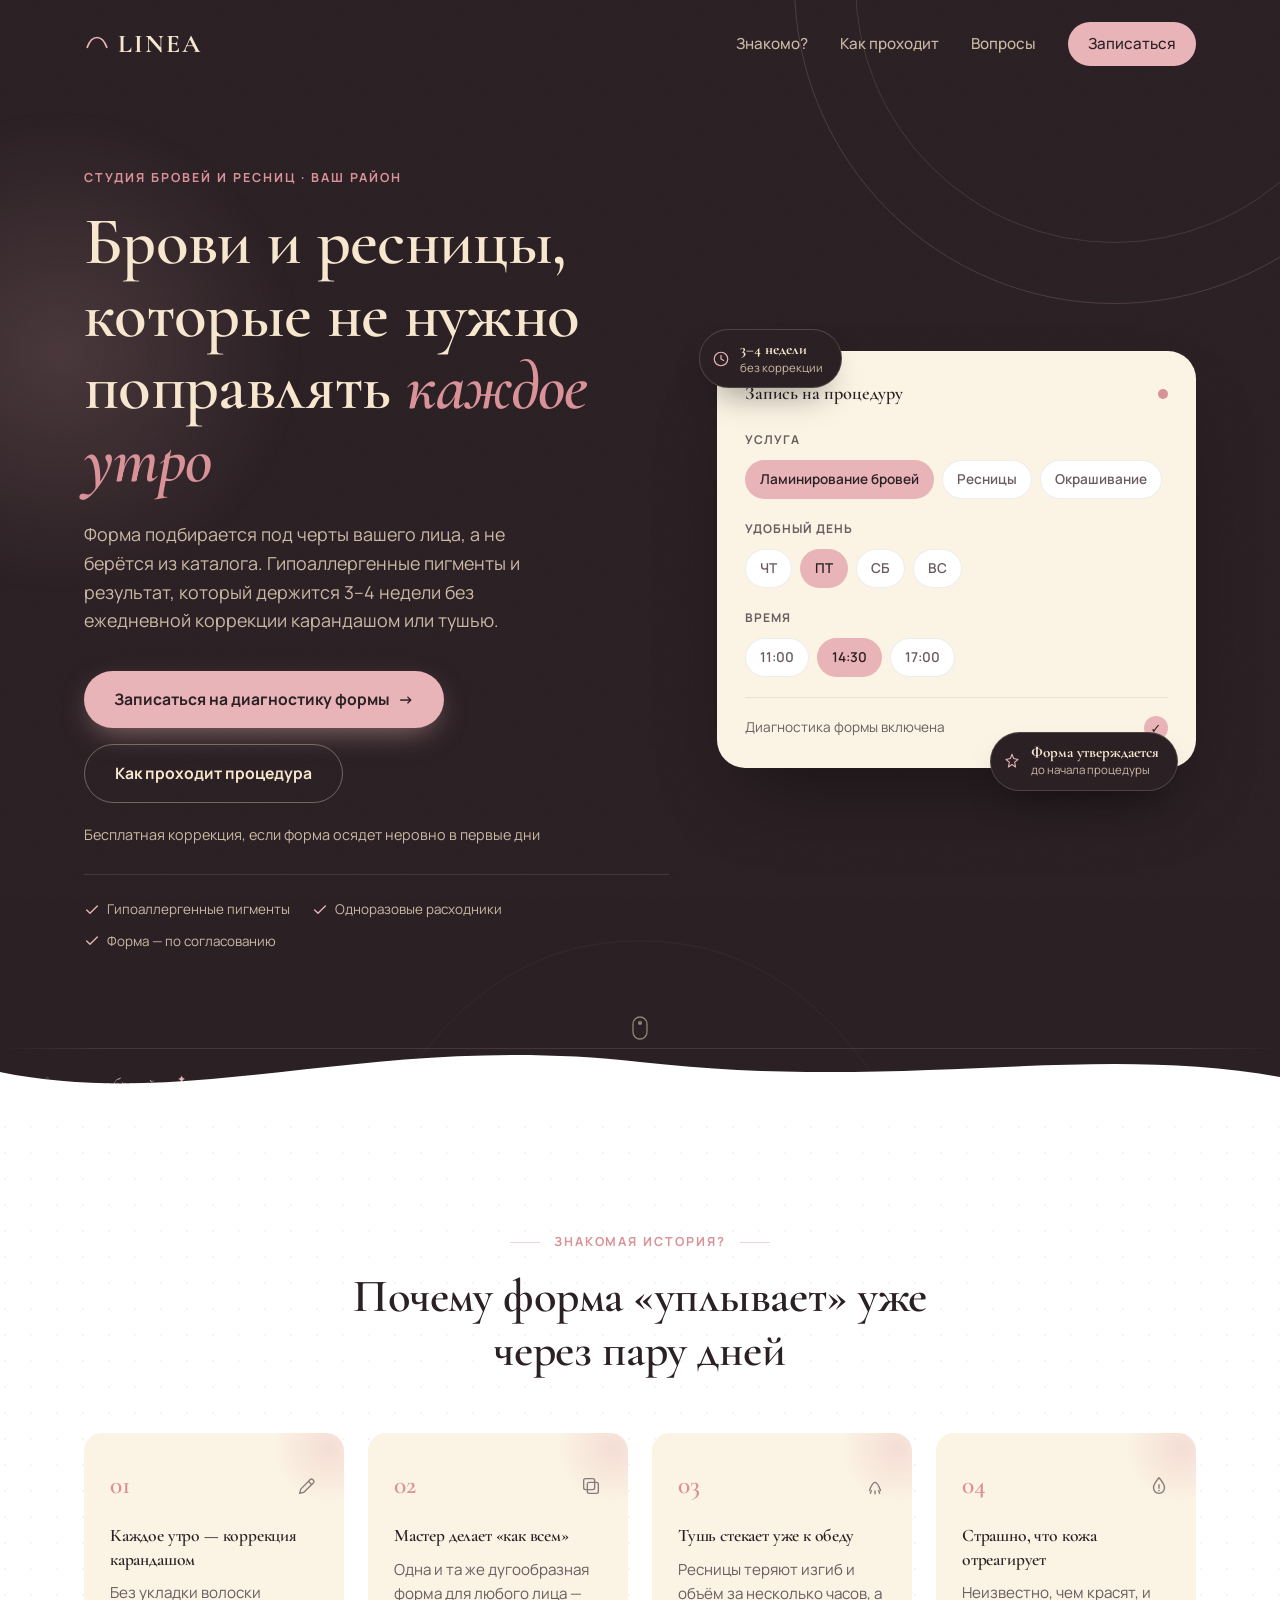
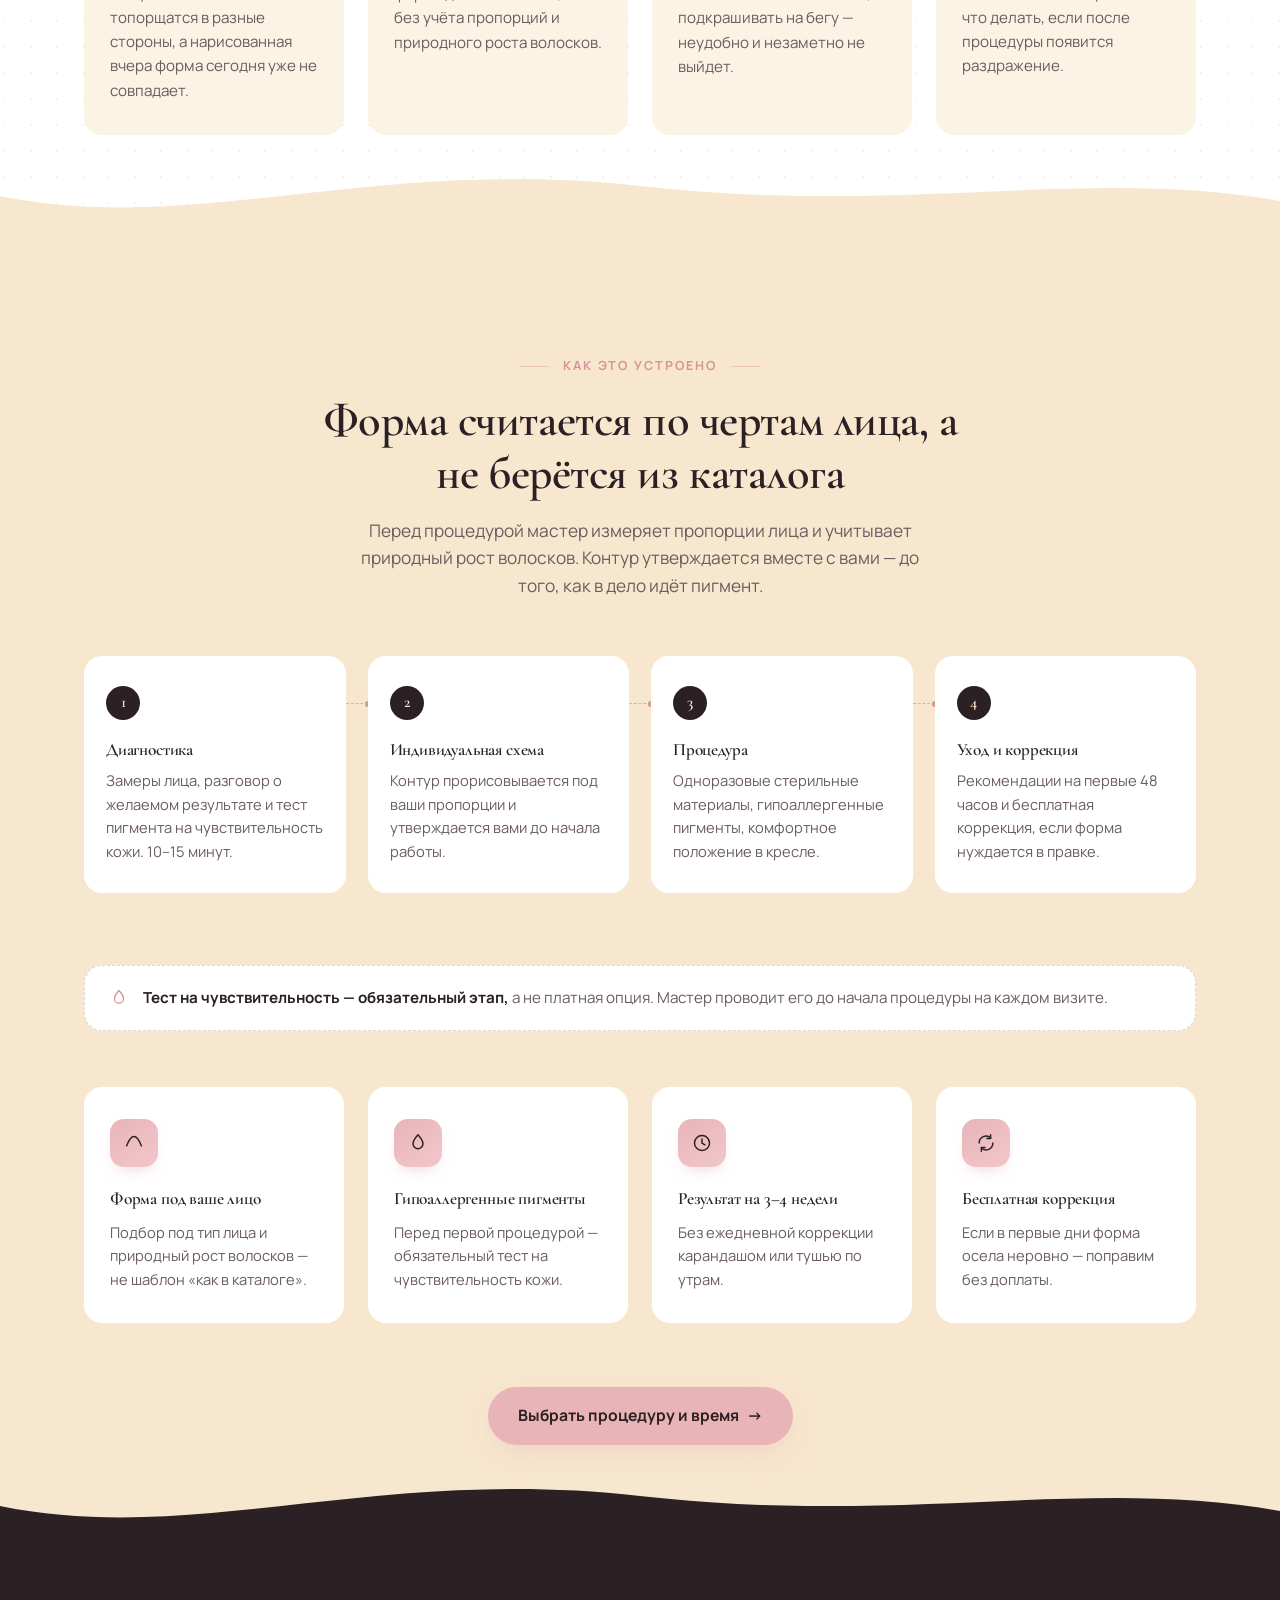
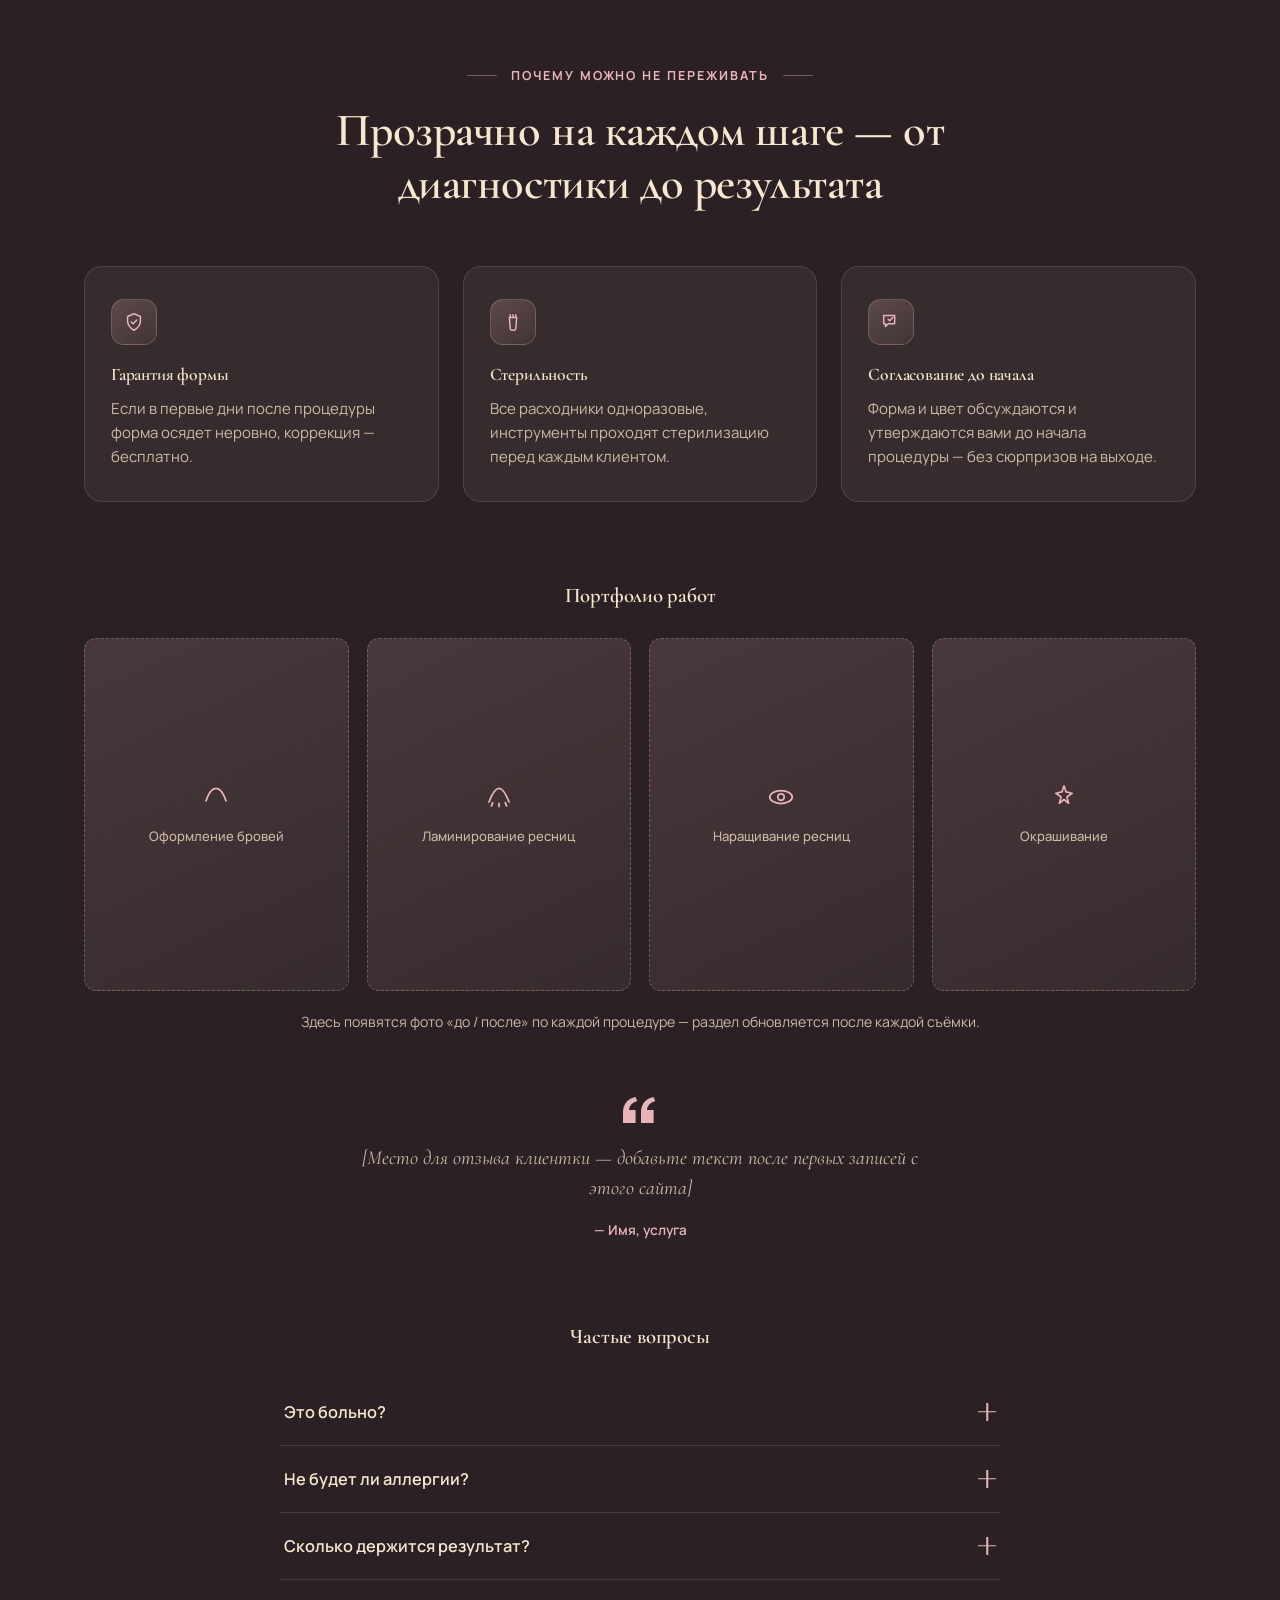
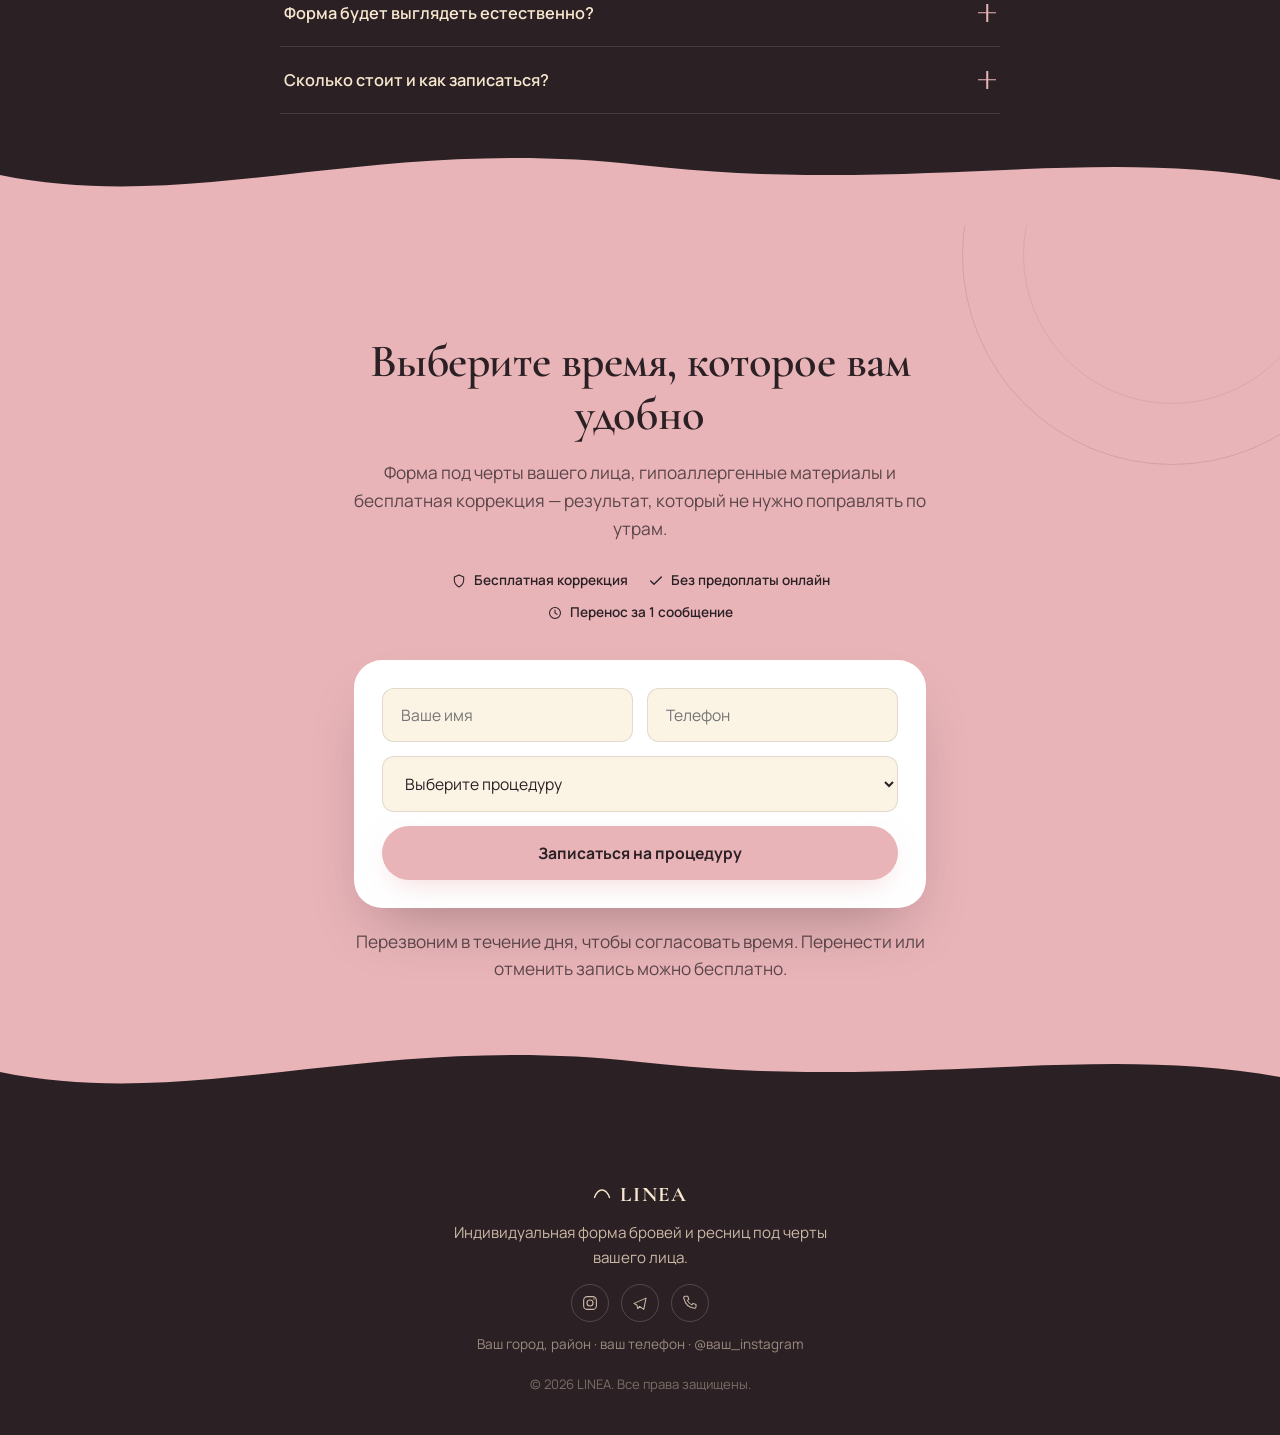
<file: beauty-salon-landing/index.html>
<!DOCTYPE html>
<html lang="ru">
<head>
<meta charset="UTF-8">
<meta name="viewport" content="width=device-width, initial-scale=1.0">
<title>LINEA — студия бровей и ресниц</title>
<meta name="description" content="Индивидуальная форма бровей и ресниц под черты вашего лица. Гипоаллергенные пигменты, результат на 3–4 недели, бесплатная коррекция. Запись онлайн.">
<link rel="preconnect" href="https://fonts.googleapis.com">
<link rel="preconnect" href="https://fonts.gstatic.com" crossorigin>
<link href="https://fonts.googleapis.com/css2?family=Cormorant+Garamond:ital,wght@0,500;0,600;0,700;1,500&family=Manrope:wght@400;500;600;700;800&display=swap" rel="stylesheet">
<link rel="stylesheet" href="style.css">
</head>
<body>

<div class="grain" aria-hidden="true"></div>

<header class="site-header" id="top">
  <div class="container header-inner">
    <a href="#top" class="logo">
      <svg class="logo-mark" width="26" height="26" viewBox="0 0 24 24" fill="none" aria-hidden="true">
        <path d="M3 15c2.2-6 5-9 9-9s6.8 3 9 9" stroke="currentColor" stroke-width="1.6" stroke-linecap="round"/>
      </svg>
      LINEA
    </a>

    <nav class="main-nav" id="main-nav">
      <a href="#problem">Знакомо?</a>
      <a href="#solution">Как проходит</a>
      <a href="#trust">Вопросы</a>
      <a href="#cta" class="nav-cta">Записаться</a>
    </nav>

    <button class="burger" id="burger" aria-label="Открыть меню" aria-expanded="false">
      <span></span><span></span><span></span>
    </button>
  </div>
</header>

<main>

  <!-- ============ HERO ============ -->
  <section class="hero">
    <div class="hero-arc" aria-hidden="true"></div>
    <svg class="hero-watermark" width="520" height="200" viewBox="0 0 520 200" fill="none" aria-hidden="true">
      <path d="M10 170C90 40 180 10 260 10s170 30 250 160" stroke="currentColor" stroke-width="1" stroke-linecap="round"/>
      <path d="M60 178c4-10 10-16 16-16s12 6 16 16" stroke="currentColor" stroke-width="1" stroke-linecap="round"/>
      <path d="M120 178c4-14 11-22 18-22s14 8 18 22" stroke="currentColor" stroke-width="1" stroke-linecap="round"/>
      <path d="M180 178c4-16 12-26 20-26s16 10 20 26" stroke="currentColor" stroke-width="1" stroke-linecap="round"/>
    </svg>

    <div class="container hero-inner">
      <div class="hero-copy">
        <p class="kicker">Студия бровей и ресниц · ваш район</p>
        <h1>
          Брови и ресницы, которые не нужно<br class="hide-mobile">
          поправлять <span class="text-accent">каждое утро</span>
        </h1>
        <p class="hero-sub">
          Форма подбирается под черты вашего лица, а не берётся из каталога.
          Гипоаллергенные пигменты и результат, который держится 3–4 недели
          без ежедневной коррекции карандашом или тушью.
        </p>

        <div class="hero-actions">
          <a href="#cta" class="btn btn-primary">Записаться на диагностику формы</a>
          <a href="#solution" class="btn btn-ghost">Как проходит процедура</a>
        </div>

        <p class="hero-micro">Бесплатная коррекция, если форма осядет неровно в первые дни</p>

        <div class="hero-trust-row">
          <span class="hero-trust-item">
            <svg width="16" height="16" viewBox="0 0 24 24" fill="none" aria-hidden="true"><path d="M4 12l5 5L20 6" stroke="currentColor" stroke-width="2" stroke-linecap="round" stroke-linejoin="round"/></svg>
            Гипоаллергенные пигменты
          </span>
          <span class="hero-trust-item">
            <svg width="16" height="16" viewBox="0 0 24 24" fill="none" aria-hidden="true"><path d="M4 12l5 5L20 6" stroke="currentColor" stroke-width="2" stroke-linecap="round" stroke-linejoin="round"/></svg>
            Одноразовые расходники
          </span>
          <span class="hero-trust-item">
            <svg width="16" height="16" viewBox="0 0 24 24" fill="none" aria-hidden="true"><path d="M4 12l5 5L20 6" stroke="currentColor" stroke-width="2" stroke-linecap="round" stroke-linejoin="round"/></svg>
            Форма — по согласованию
          </span>
        </div>
      </div>

      <div class="hero-visual">
        <div class="booking-card" id="booking-card">
          <div class="booking-card__head">
            <span class="booking-card__title">Запись на процедуру</span>
            <span class="booking-dot" aria-hidden="true"></span>
          </div>

          <div class="booking-field">
            <span class="booking-field__label">Услуга</span>
            <div class="booking-chips">
              <span class="chip chip--active">Ламинирование бровей</span>
              <span class="chip">Ресницы</span>
              <span class="chip">Окрашивание</span>
            </div>
          </div>

          <div class="booking-field">
            <span class="booking-field__label">Удобный день</span>
            <div class="booking-days">
              <span class="day">ЧТ</span>
              <span class="day day--active">ПТ</span>
              <span class="day">СБ</span>
              <span class="day">ВС</span>
            </div>
          </div>

          <div class="booking-field">
            <span class="booking-field__label">Время</span>
            <div class="booking-slots">
              <span class="slot">11:00</span>
              <span class="slot slot--active">14:30</span>
              <span class="slot">17:00</span>
            </div>
          </div>

          <div class="booking-card__footer">
            <span>Диагностика формы включена</span>
            <span class="booking-check">✓</span>
          </div>
        </div>

        <div class="floating-badge floating-badge--top">
          <svg width="18" height="18" viewBox="0 0 24 24" fill="none" aria-hidden="true"><circle cx="12" cy="12" r="9" stroke="currentColor" stroke-width="1.6"/><path d="M12 7v5l3.5 2" stroke="currentColor" stroke-width="1.6" stroke-linecap="round"/></svg>
          <div>
            <strong>3–4 недели</strong>
            <span>без коррекции</span>
          </div>
        </div>

        <div class="floating-badge floating-badge--bottom">
          <svg width="18" height="18" viewBox="0 0 24 24" fill="none" aria-hidden="true"><path d="M12 3l2.2 5.6L20 10l-4.5 3.6L16.8 20 12 16.7 7.2 20l1.3-6.4L4 10l5.8-1.4L12 3z" stroke="currentColor" stroke-width="1.4" stroke-linejoin="round"/></svg>
          <div>
            <strong>Форма утверждается</strong>
            <span>до начала процедуры</span>
          </div>
        </div>
      </div>
    </div>

    <div class="hero-ticker" aria-hidden="true">
      <div class="hero-ticker__track">
        <span>Оформление бровей</span><span>Ламинирование бровей</span><span>Ламинирование ресниц</span><span>Окрашивание</span><span>Наращивание ресниц</span><span>Коррекция формы</span>
        <span>Оформление бровей</span><span>Ламинирование бровей</span><span>Ламинирование ресниц</span><span>Окрашивание</span><span>Наращивание ресниц</span><span>Коррекция формы</span>
      </div>
    </div>

    <a href="#problem" class="scroll-cue" aria-label="Прокрутить вниз">
      <svg width="16" height="24" viewBox="0 0 16 24" fill="none" aria-hidden="true">
        <rect x="1" y="1" width="14" height="22" rx="7" stroke="currentColor" stroke-width="1.3"/>
        <circle class="scroll-cue__dot" cx="8" cy="7" r="2" fill="currentColor"/>
      </svg>
    </a>
  </section>

  <div class="wave-divider" aria-hidden="true"><svg viewBox="0 0 1440 90" preserveAspectRatio="none"><path d="M0,40 C220,80 420,0 720,30 C1020,60 1220,10 1440,45 L1440,90 L0,90 Z" style="fill:var(--white)"/></svg></div>

  <!-- ============ PROBLEM ============ -->
  <section class="problem" id="problem">
    <div class="container">
      <p class="kicker kicker--center reveal">Знакомая история?</p>
      <h2 class="section-title section-title--center reveal">Почему форма «уплывает» уже через пару дней</h2>

      <div class="problem-grid">
        <article class="problem-card reveal">
          <div class="problem-card__top">
            <span class="problem-num">01</span>
            <svg class="problem-icon" width="22" height="22" viewBox="0 0 24 24" fill="none" aria-hidden="true">
              <path d="M4 20l1.2-4.6L15.6 4.9a1.8 1.8 0 0 1 2.5 0l1 1a1.8 1.8 0 0 1 0 2.5L8.6 18.8 4 20z" stroke="currentColor" stroke-width="1.5" stroke-linejoin="round"/>
              <path d="M13.5 6.9l3.6 3.6" stroke="currentColor" stroke-width="1.5"/>
            </svg>
          </div>
          <h3>Каждое утро — коррекция карандашом</h3>
          <p>Без укладки волоски топорщатся в разные стороны, а нарисованная вчера форма сегодня уже не совпадает.</p>
        </article>

        <article class="problem-card reveal" style="--delay:80ms">
          <div class="problem-card__top">
            <span class="problem-num">02</span>
            <svg class="problem-icon" width="22" height="22" viewBox="0 0 24 24" fill="none" aria-hidden="true">
              <rect x="4" y="4" width="12" height="12" rx="2" stroke="currentColor" stroke-width="1.5"/>
              <rect x="8" y="8" width="12" height="12" rx="2" stroke="currentColor" stroke-width="1.5"/>
            </svg>
          </div>
          <h3>Мастер делает «как всем»</h3>
          <p>Одна и та же дугообразная форма для любого лица — без учёта пропорций и природного роста волосков.</p>
        </article>

        <article class="problem-card reveal" style="--delay:160ms">
          <div class="problem-card__top">
            <span class="problem-num">03</span>
            <svg class="problem-icon" width="22" height="22" viewBox="0 0 24 24" fill="none" aria-hidden="true">
              <path d="M6 17c2-6 4-9 6-9s4 3 6 9" stroke="currentColor" stroke-width="1.5" stroke-linecap="round"/>
              <path d="M8 17l-1 3M12 17.4l0 3M16 17l1 3" stroke="currentColor" stroke-width="1.5" stroke-linecap="round"/>
            </svg>
          </div>
          <h3>Тушь стекает уже к обеду</h3>
          <p>Ресницы теряют изгиб и объём за несколько часов, а подкрашивать на бегу — неудобно и незаметно не выйдет.</p>
        </article>

        <article class="problem-card reveal" style="--delay:240ms">
          <div class="problem-card__top">
            <span class="problem-num">04</span>
            <svg class="problem-icon" width="22" height="22" viewBox="0 0 24 24" fill="none" aria-hidden="true">
              <path d="M12 3c4 4.5 6 8 6 11a6 6 0 0 1-12 0c0-3 2-6.5 6-11z" stroke="currentColor" stroke-width="1.5" stroke-linejoin="round"/>
              <path d="M12 10.5v4" stroke="currentColor" stroke-width="1.5" stroke-linecap="round"/>
              <circle cx="12" cy="17" r="0.9" fill="currentColor"/>
            </svg>
          </div>
          <h3>Страшно, что кожа отреагирует</h3>
          <p>Неизвестно, чем красят, и что делать, если после процедуры появится раздражение.</p>
        </article>
      </div>
    </div>
  </section>

  <div class="wave-divider" aria-hidden="true"><svg viewBox="0 0 1440 90" preserveAspectRatio="none"><path d="M0,40 C220,80 420,0 720,30 C1020,60 1220,10 1440,45 L1440,90 L0,90 Z" style="fill:var(--beige)"/></svg></div>

  <!-- ============ SOLUTION ============ -->
  <section class="solution" id="solution">
    <div class="container">
      <p class="kicker kicker--center reveal">Как это устроено</p>
      <h2 class="section-title section-title--center reveal">Форма считается по чертам лица, а не берётся из каталога</h2>
      <p class="section-sub section-sub--center reveal">
        Перед процедурой мастер измеряет пропорции лица и учитывает природный рост волосков.
        Контур утверждается вместе с вами — до того, как в дело идёт пигмент.
      </p>

      <div class="steps reveal">
        <div class="step">
          <div class="step-num">1</div>
          <h3>Диагностика</h3>
          <p>Замеры лица, разговор о желаемом результате и тест пигмента на чувствительность кожи. 10–15 минут.</p>
        </div>
        <div class="step-line" aria-hidden="true"></div>
        <div class="step">
          <div class="step-num">2</div>
          <h3>Индивидуальная схема</h3>
          <p>Контур прорисовывается под ваши пропорции и утверждается вами до начала работы.</p>
        </div>
        <div class="step-line" aria-hidden="true"></div>
        <div class="step">
          <div class="step-num">3</div>
          <h3>Процедура</h3>
          <p>Одноразовые стерильные материалы, гипоаллергенные пигменты, комфортное положение в кресле.</p>
        </div>
        <div class="step-line" aria-hidden="true"></div>
        <div class="step">
          <div class="step-num">4</div>
          <h3>Уход и коррекция</h3>
          <p>Рекомендации на первые 48 часов и бесплатная коррекция, если форма нуждается в правке.</p>
        </div>
      </div>

      <div class="callout reveal">
        <svg width="20" height="20" viewBox="0 0 24 24" fill="none" aria-hidden="true" class="callout-icon"><path d="M12 3c3.6 4 5.4 7.2 5.4 9.8a5.4 5.4 0 1 1-10.8 0C6.6 10.2 8.4 7 12 3z" stroke="currentColor" stroke-width="1.6" stroke-linejoin="round"/></svg>
        <p><strong>Тест на чувствительность — обязательный этап,</strong> а не платная опция. Мастер проводит его до начала процедуры на каждом визите.</p>
      </div>

      <div class="features">
        <article class="feature-card reveal">
          <div class="feature-icon" aria-hidden="true">
            <svg width="22" height="22" viewBox="0 0 24 24" fill="none"><path d="M4 15c2.5-6.5 5.5-10 8-10s5.5 3.5 8 10" stroke="currentColor" stroke-width="1.6" stroke-linecap="round"/></svg>
          </div>
          <h3>Форма под ваше лицо</h3>
          <p>Подбор под тип лица и природный рост волосков — не шаблон «как в каталоге».</p>
        </article>
        <article class="feature-card reveal" style="--delay:80ms">
          <div class="feature-icon" aria-hidden="true">
            <svg width="22" height="22" viewBox="0 0 24 24" fill="none"><path d="M12 3c3.6 4 5.4 7.2 5.4 9.8a5.4 5.4 0 1 1-10.8 0C6.6 10.2 8.4 7 12 3z" stroke="currentColor" stroke-width="1.6" stroke-linejoin="round"/></svg>
          </div>
          <h3>Гипоаллергенные пигменты</h3>
          <p>Перед первой процедурой — обязательный тест на чувствительность кожи.</p>
        </article>
        <article class="feature-card reveal" style="--delay:160ms">
          <div class="feature-icon" aria-hidden="true">
            <svg width="22" height="22" viewBox="0 0 24 24" fill="none"><circle cx="12" cy="12" r="8.2" stroke="currentColor" stroke-width="1.6"/><path d="M12 7.5V12l3.2 2" stroke="currentColor" stroke-width="1.6" stroke-linecap="round"/></svg>
          </div>
          <h3>Результат на 3–4 недели</h3>
          <p>Без ежедневной коррекции карандашом или тушью по утрам.</p>
        </article>
        <article class="feature-card reveal" style="--delay:240ms">
          <div class="feature-icon" aria-hidden="true">
            <svg width="22" height="22" viewBox="0 0 24 24" fill="none"><path d="M4.5 12a7.5 7.5 0 0 1 12.6-5.5M19.5 12a7.5 7.5 0 0 1-12.6 5.5" stroke="currentColor" stroke-width="1.6" stroke-linecap="round"/><path d="M17 3v4h-4M7 21v-4h4" stroke="currentColor" stroke-width="1.6" stroke-linecap="round" stroke-linejoin="round"/></svg>
          </div>
          <h3>Бесплатная коррекция</h3>
          <p>Если в первые дни форма осела неровно — поправим без доплаты.</p>
        </article>
      </div>

      <div class="section-cta reveal">
        <a href="#cta" class="btn btn-primary">Выбрать процедуру и время</a>
      </div>
    </div>
  </section>

  <div class="wave-divider" aria-hidden="true"><svg viewBox="0 0 1440 90" preserveAspectRatio="none"><path d="M0,40 C220,80 420,0 720,30 C1020,60 1220,10 1440,45 L1440,90 L0,90 Z" style="fill:var(--choc)"/></svg></div>

  <!-- ============ TRUST ============ -->
  <section class="trust" id="trust">
    <div class="container">
      <p class="kicker kicker--center reveal">Почему можно не переживать</p>
      <h2 class="section-title section-title--center reveal">Прозрачно на каждом шаге — от диагностики до результата</h2>

      <div class="principles">
        <article class="principle-card reveal">
          <div class="principle-icon" aria-hidden="true">
            <svg width="22" height="22" viewBox="0 0 24 24" fill="none"><path d="M12 3l7 3v5c0 4.5-3 7.8-7 10-4-2.2-7-5.5-7-10V6l7-3z" stroke="currentColor" stroke-width="1.6" stroke-linejoin="round"/><path d="M9 12l2 2 4-4.2" stroke="currentColor" stroke-width="1.6" stroke-linecap="round" stroke-linejoin="round"/></svg>
          </div>
          <h3>Гарантия формы</h3>
          <p>Если в первые дни после процедуры форма осядет неровно, коррекция — бесплатно.</p>
        </article>
        <article class="principle-card reveal" style="--delay:80ms">
          <div class="principle-icon" aria-hidden="true">
            <svg width="22" height="22" viewBox="0 0 24 24" fill="none"><path d="M12 4v3M9 4v2M15 4v2" stroke="currentColor" stroke-width="1.6" stroke-linecap="round"/><path d="M8 7h8l-1 12.5a2 2 0 0 1-2 1.5h-2a2 2 0 0 1-2-1.5L8 7z" stroke="currentColor" stroke-width="1.6" stroke-linejoin="round"/></svg>
          </div>
          <h3>Стерильность</h3>
          <p>Все расходники одноразовые, инструменты проходят стерилизацию перед каждым клиентом.</p>
        </article>
        <article class="principle-card reveal" style="--delay:160ms">
          <div class="principle-icon" aria-hidden="true">
            <svg width="22" height="22" viewBox="0 0 24 24" fill="none"><path d="M4 5h12v9H9l-3 3v-3H4V5z" stroke="currentColor" stroke-width="1.6" stroke-linejoin="round"/><path d="M9 9l1.6 1.6L14 7" stroke="currentColor" stroke-width="1.6" stroke-linecap="round" stroke-linejoin="round"/></svg>
          </div>
          <h3>Согласование до начала</h3>
          <p>Форма и цвет обсуждаются и утверждаются вами до начала процедуры — без сюрпризов на выходе.</p>
        </article>
      </div>

      <div class="portfolio reveal">
        <h3 class="portfolio-title">Портфолио работ</h3>
        <div class="portfolio-grid">
          <div class="portfolio-item">
            <svg width="30" height="30" viewBox="0 0 24 24" fill="none" aria-hidden="true"><path d="M4 15c2.2-6.5 5-10 8-10s5.8 3.5 8 10" stroke="currentColor" stroke-width="1.4" stroke-linecap="round"/></svg>
            <span>Оформление бровей</span>
          </div>
          <div class="portfolio-item">
            <svg width="30" height="30" viewBox="0 0 24 24" fill="none" aria-hidden="true"><path d="M4 16c3-8 5.5-11 8-11s5 3 8 11" stroke="currentColor" stroke-width="1.4" stroke-linecap="round"/><path d="M7 16.5l-1 2.6M12 17l0 2.6M17 16.5l1 2.6" stroke="currentColor" stroke-width="1.4" stroke-linecap="round"/></svg>
            <span>Ламинирование ресниц</span>
          </div>
          <div class="portfolio-item">
            <svg width="30" height="30" viewBox="0 0 24 24" fill="none" aria-hidden="true"><ellipse cx="12" cy="12" rx="9" ry="5.2" stroke="currentColor" stroke-width="1.4"/><circle cx="12" cy="12" r="2.6" stroke="currentColor" stroke-width="1.4"/></svg>
            <span>Наращивание ресниц</span>
          </div>
          <div class="portfolio-item">
            <svg width="30" height="30" viewBox="0 0 24 24" fill="none" aria-hidden="true"><path d="M12 3l1.6 4.9L18.5 9l-4.2 3 1.4 5-3.7-3-3.7 3 1.4-5-4.2-3 4.9-1.1L12 3z" stroke="currentColor" stroke-width="1.3" stroke-linejoin="round"/></svg>
            <span>Окрашивание</span>
          </div>
        </div>
        <p class="portfolio-note">Здесь появятся фото «до / после» по каждой процедуре — раздел обновляется после каждой съёмки.</p>
      </div>

      <div class="quote-card reveal">
        <svg class="quote-mark" width="34" height="26" viewBox="0 0 34 26" fill="none" aria-hidden="true">
          <path d="M0 26V15.6C0 6.9 4.9 1.4 12.6 0l1.6 4.2C9 5.6 6.4 8.7 6 13h6.6V26H0zm18 0V15.6C18 6.9 22.9 1.4 30.6 0l1.6 4.2C27 5.6 24.4 8.7 24 13h6.6V26H18z" fill="currentColor"/>
        </svg>
        <p class="quote-text">[Место для отзыва клиентки — добавьте текст после первых записей с этого сайта]</p>
        <span class="quote-author">— Имя, услуга</span>
      </div>

      <div class="faq reveal">
        <h3 class="faq-title">Частые вопросы</h3>

        <div class="faq-item">
          <button class="faq-question" aria-expanded="false">
            Это больно?
            <span class="faq-toggle" aria-hidden="true"></span>
          </button>
          <div class="faq-answer">
            <p>Нет. Окрашивание и ламинирование не требуют проколов кожи — ощущается разве что лёгкое тепло состава на несколько минут.</p>
          </div>
        </div>

        <div class="faq-item">
          <button class="faq-question" aria-expanded="false">
            Не будет ли аллергии?
            <span class="faq-toggle" aria-hidden="true"></span>
          </button>
          <div class="faq-answer">
            <p>Перед первой процедурой мастер обязательно проводит тест состава на небольшом участке кожи, чтобы исключить реакцию.</p>
          </div>
        </div>

        <div class="faq-item">
          <button class="faq-question" aria-expanded="false">
            Сколько держится результат?
            <span class="faq-toggle" aria-hidden="true"></span>
          </button>
          <div class="faq-answer">
            <p>Окрашивание и ламинирование бровей или ресниц держатся 3–4 недели. Для наращивания ресниц срок обсуждается индивидуально на диагностике.</p>
          </div>
        </div>

        <div class="faq-item">
          <button class="faq-question" aria-expanded="false">
            Форма будет выглядеть естественно?
            <span class="faq-toggle" aria-hidden="true"></span>
          </button>
          <div class="faq-answer">
            <p>Да. Форма и цвет подбираются под ваши природные черты лица и рост волосков, а не по шаблону.</p>
          </div>
        </div>

        <div class="faq-item">
          <button class="faq-question" aria-expanded="false">
            Сколько стоит и как записаться?
            <span class="faq-toggle" aria-hidden="true"></span>
          </button>
          <div class="faq-answer">
            <p>Стоимость зависит от выбранной процедуры и уточняется на диагностике. Записаться можно онлайн за минуту — форма ниже.</p>
          </div>
        </div>
      </div>
    </div>
  </section>

  <div class="wave-divider" aria-hidden="true"><svg viewBox="0 0 1440 90" preserveAspectRatio="none"><path d="M0,40 C220,80 420,0 720,30 C1020,60 1220,10 1440,45 L1440,90 L0,90 Z" style="fill:var(--pink)"/></svg></div>

  <!-- ============ FINAL CTA ============ -->
  <section class="final-cta" id="cta">
    <div class="hero-arc hero-arc--small" aria-hidden="true"></div>
    <div class="container final-cta__inner reveal">
      <h2>Выберите время, которое вам удобно</h2>
      <p>Форма под черты вашего лица, гипоаллергенные материалы и бесплатная коррекция — результат, который не нужно поправлять по утрам.</p>

      <div class="final-cta__badges">
        <span><svg width="16" height="16" viewBox="0 0 24 24" fill="none"><path d="M12 3l7 3v5c0 4.5-3 7.8-7 10-4-2.2-7-5.5-7-10V6l7-3z" stroke="currentColor" stroke-width="1.6" stroke-linejoin="round"/></svg>Бесплатная коррекция</span>
        <span><svg width="16" height="16" viewBox="0 0 24 24" fill="none"><path d="M4 12l5 5L20 6" stroke="currentColor" stroke-width="2" stroke-linecap="round" stroke-linejoin="round"/></svg>Без предоплаты онлайн</span>
        <span><svg width="16" height="16" viewBox="0 0 24 24" fill="none"><circle cx="12" cy="12" r="8.2" stroke="currentColor" stroke-width="1.6"/><path d="M12 7.5V12l3.2 2" stroke="currentColor" stroke-width="1.6" stroke-linecap="round"/></svg>Перенос за 1 сообщение</span>
      </div>

      <form class="cta-form" id="cta-form">
        <div class="cta-form__row">
          <div class="cta-form__field">
            <label for="cta-name" class="visually-hidden">Имя</label>
            <input type="text" id="cta-name" name="name" placeholder="Ваше имя" required autocomplete="name">
          </div>
          <div class="cta-form__field">
            <label for="cta-phone" class="visually-hidden">Телефон</label>
            <input type="tel" id="cta-phone" name="phone" placeholder="Телефон" required autocomplete="tel">
          </div>
        </div>
        <div class="cta-form__field">
          <label for="cta-service" class="visually-hidden">Процедура</label>
          <select id="cta-service" name="service" required>
            <option value="" disabled selected>Выберите процедуру</option>
            <option value="brows-shape">Оформление и окрашивание бровей</option>
            <option value="brows-lam">Ламинирование бровей</option>
            <option value="lashes-lam">Ламинирование ресниц</option>
            <option value="lashes-ext">Наращивание ресниц</option>
          </select>
        </div>
        <button type="submit" class="btn btn-primary btn-block">Записаться на процедуру</button>
      </form>
      <p class="cta-note" id="cta-note">Перезвоним в течение дня, чтобы согласовать время. Перенести или отменить запись можно бесплатно.</p>
    </div>
  </section>

</main>

<div class="wave-divider" aria-hidden="true"><svg viewBox="0 0 1440 90" preserveAspectRatio="none"><path d="M0,40 C220,80 420,0 720,30 C1020,60 1220,10 1440,45 L1440,90 L0,90 Z" style="fill:var(--choc)"/></svg></div>

<footer class="site-footer">
  <div class="container footer-inner">
    <a href="#top" class="logo logo--small">
      <svg width="20" height="20" viewBox="0 0 24 24" fill="none" aria-hidden="true"><path d="M3 15c2.2-6 5-9 9-9s6.8 3 9 9" stroke="currentColor" stroke-width="1.6" stroke-linecap="round"/></svg>
      LINEA
    </a>
    <p class="footer-tagline">Индивидуальная форма бровей и ресниц под черты вашего лица.</p>

    <div class="footer-social">
      <a href="#" aria-label="Instagram">
        <svg width="18" height="18" viewBox="0 0 24 24" fill="none"><rect x="3.5" y="3.5" width="17" height="17" rx="5" stroke="currentColor" stroke-width="1.5"/><circle cx="12" cy="12" r="4" stroke="currentColor" stroke-width="1.5"/><circle cx="17.2" cy="6.8" r="1" fill="currentColor"/></svg>
      </a>
      <a href="#" aria-label="Telegram">
        <svg width="18" height="18" viewBox="0 0 24 24" fill="none"><path d="M4 12.5l16-7-3 15-5.5-4-2.5 3-1-4.5-4-2.5z" stroke="currentColor" stroke-width="1.4" stroke-linejoin="round"/></svg>
      </a>
      <a href="#" aria-label="Телефон">
        <svg width="18" height="18" viewBox="0 0 24 24" fill="none"><path d="M6 3h3l1.5 4-2 1.5a12 12 0 0 0 6 6l1.5-2 4 1.5v3a2 2 0 0 1-2.2 2C10.8 18.4 5.6 13.2 4 6.2A2 2 0 0 1 6 3z" stroke="currentColor" stroke-width="1.4" stroke-linejoin="round"/></svg>
      </a>
    </div>

    <p class="footer-contacts">Ваш город, район · ваш телефон · @ваш_instagram</p>
    <p class="footer-copy">© 2026 LINEA. Все права защищены.</p>
  </div>
</footer>

<script src="script.js"></script>
</body>
</html>
</file>
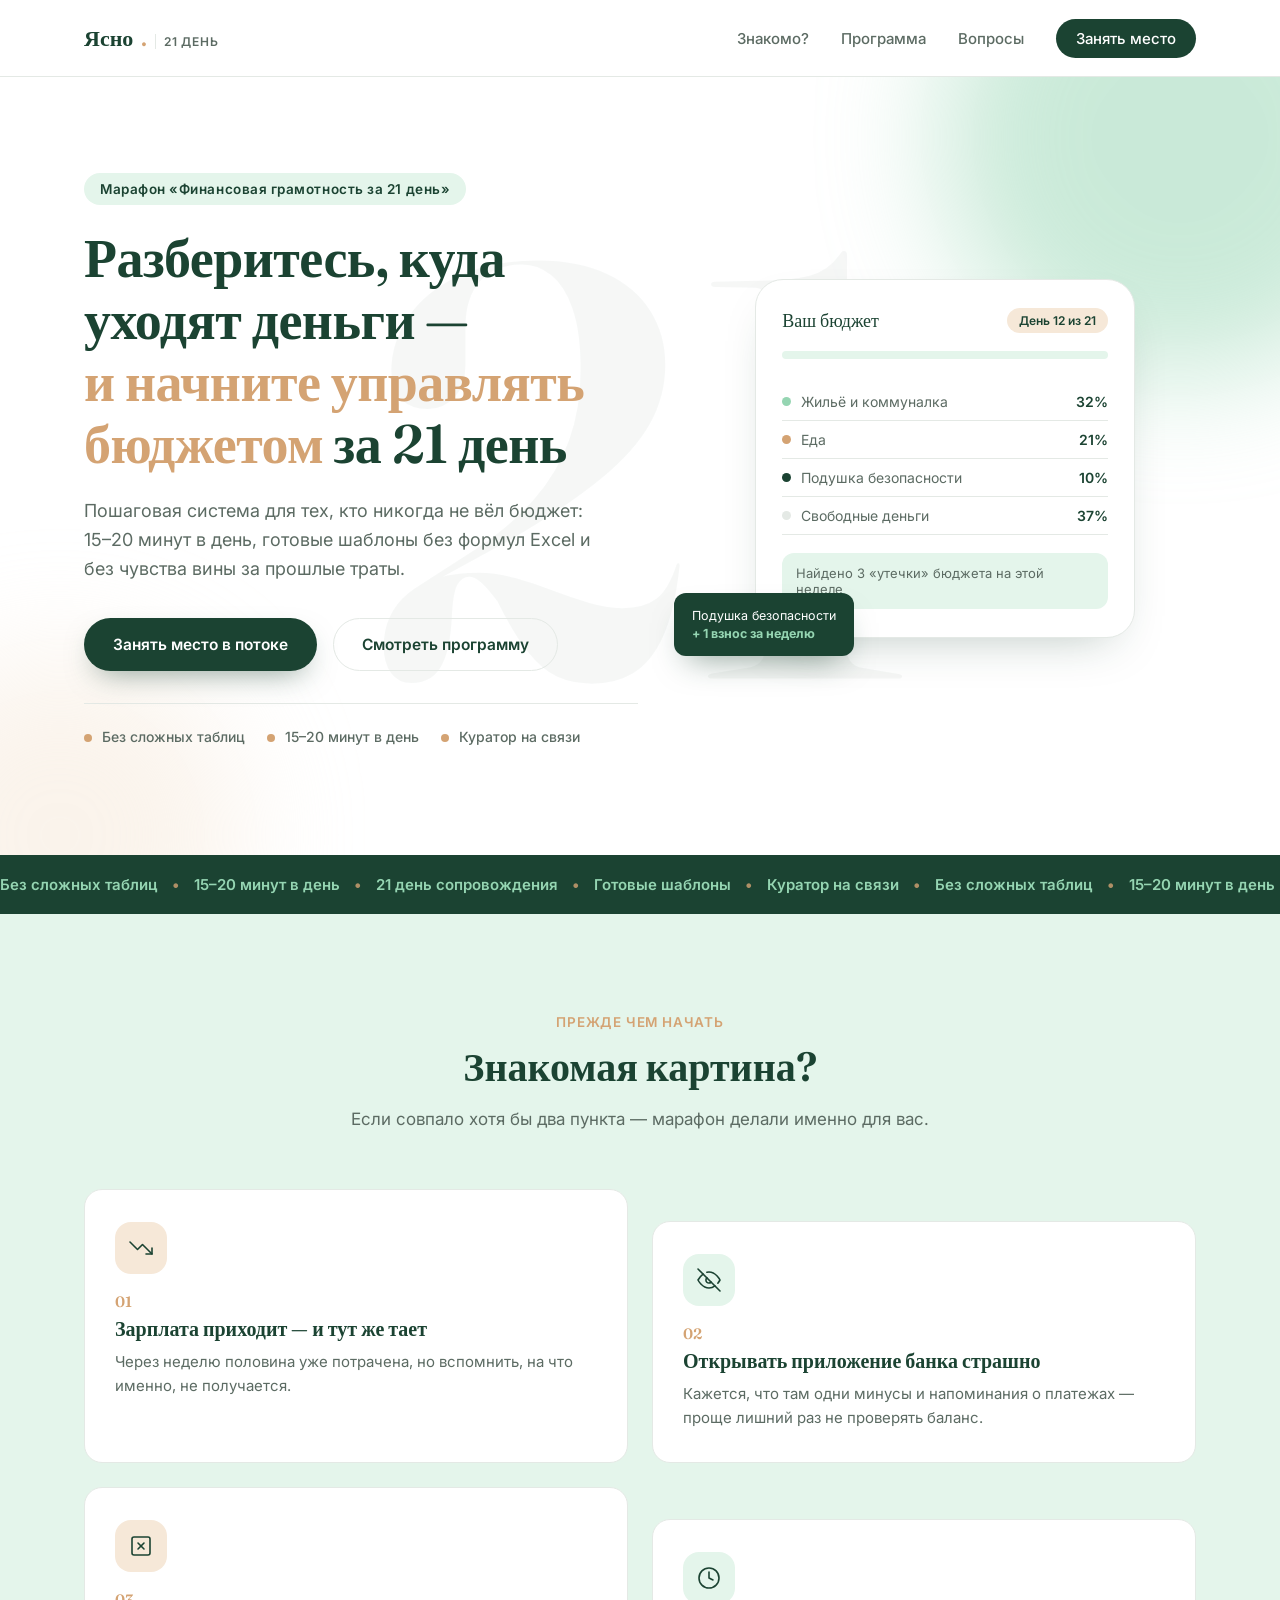
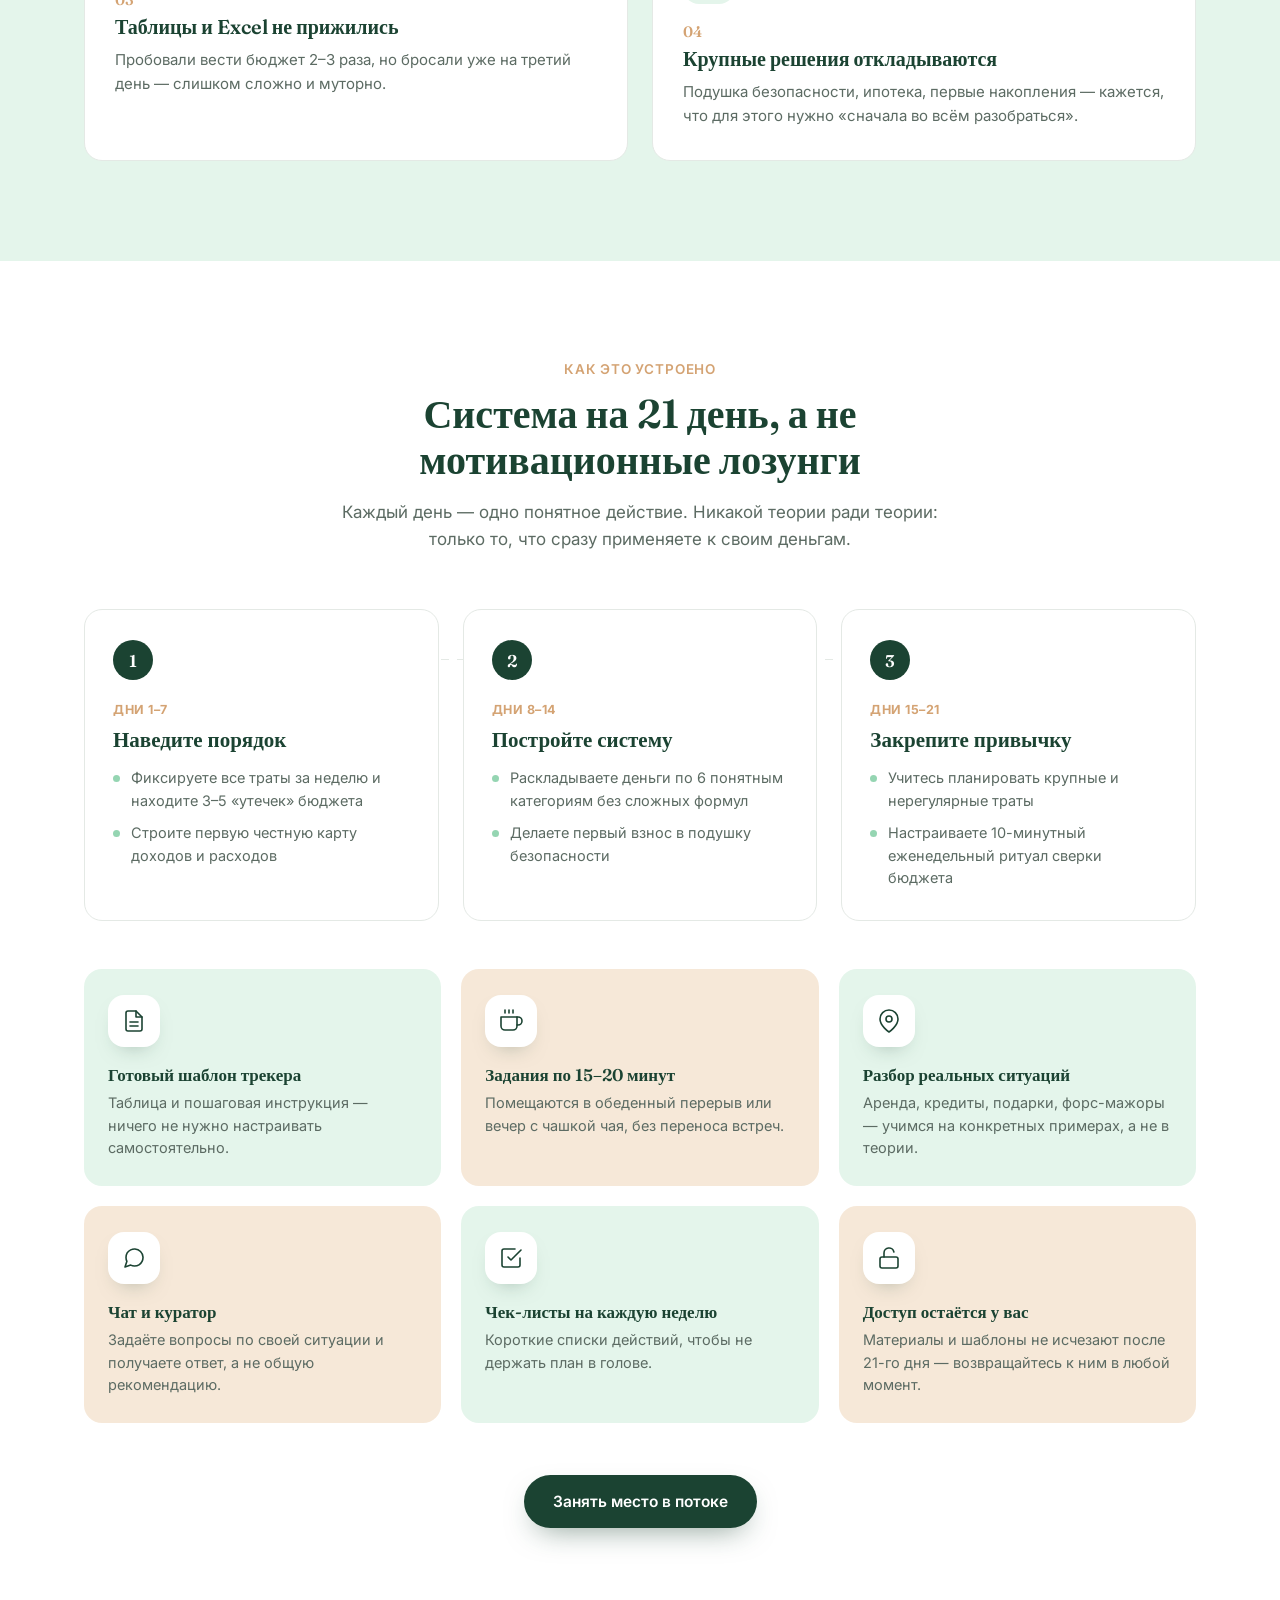
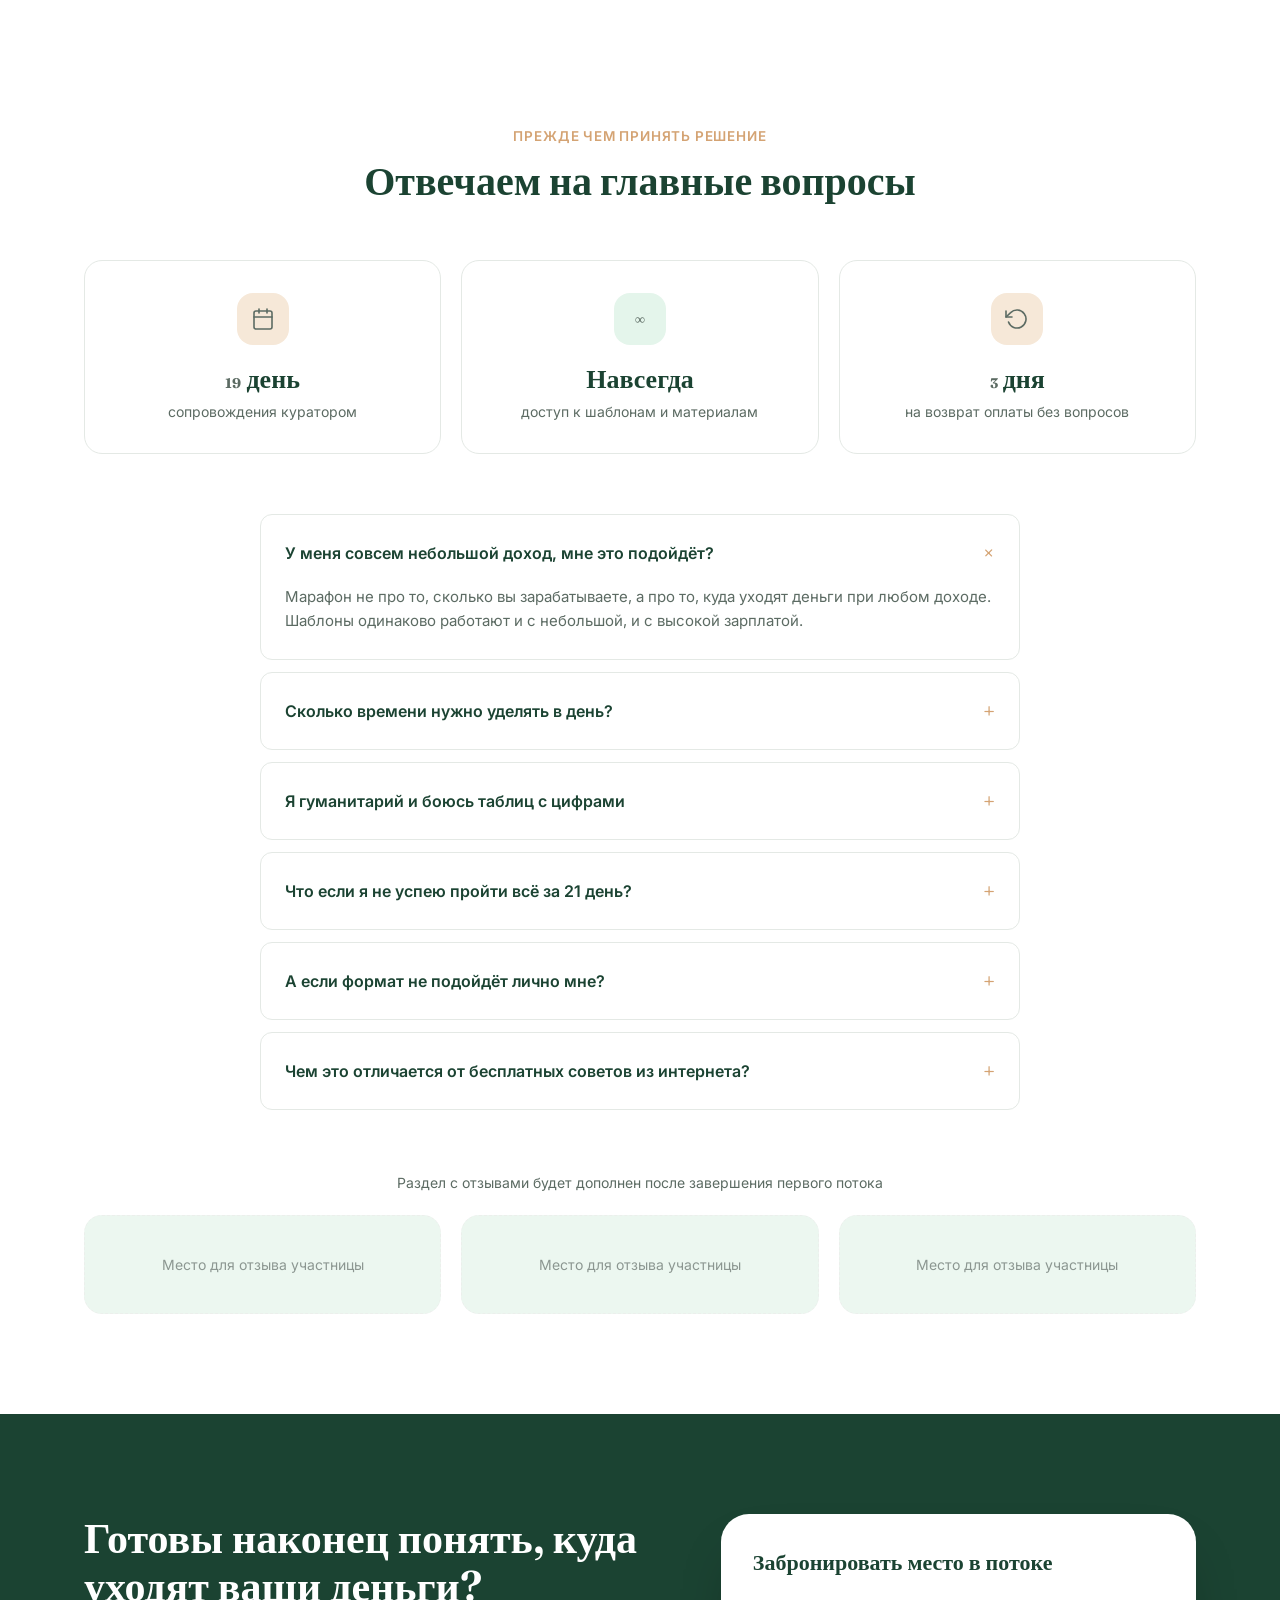
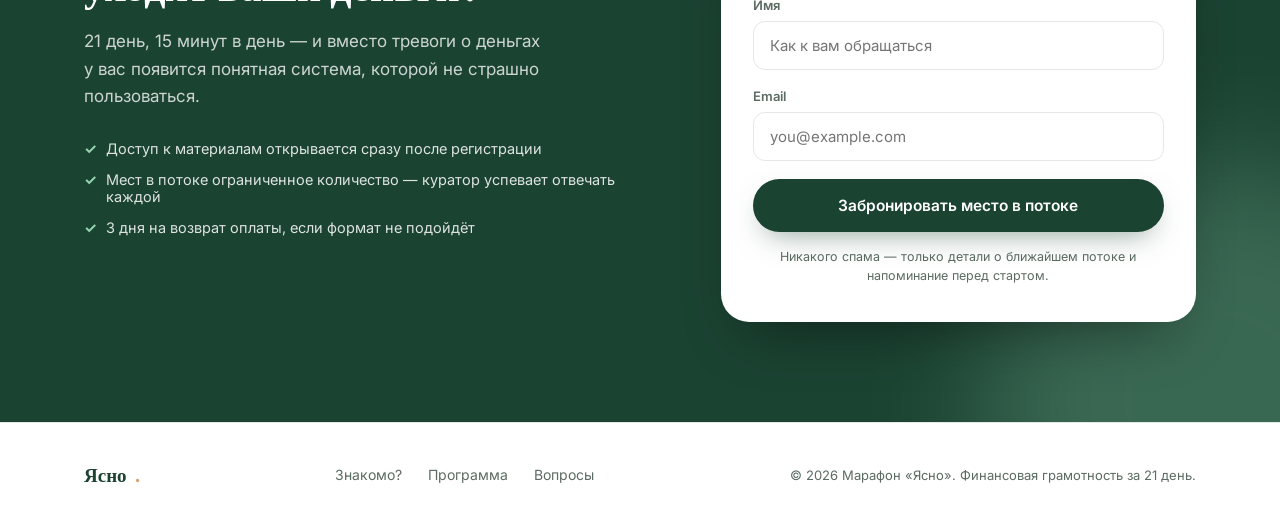
<file: financial-marathon-landing/index.html>
<!DOCTYPE html>
<html lang="ru">
<head>
<meta charset="UTF-8">
<meta name="viewport" content="width=device-width, initial-scale=1.0">
<title>«Ясно» — марафон «Финансовая грамотность за 21 день»</title>
<meta name="description" content="Пошаговая система для тех, кто никогда не вёл бюджет: 15–20 минут в день, готовые шаблоны без Excel-формул и разбор реальных денежных ситуаций.">
<link rel="preconnect" href="https://fonts.googleapis.com">
<link rel="preconnect" href="https://fonts.gstatic.com" crossorigin>
<link href="https://fonts.googleapis.com/css2?family=Fraunces:opsz,wght@9..144,400;9..144,500;9..144,600;9..144,700&family=Inter:wght@400;500;600;700&display=swap" rel="stylesheet">
<link rel="stylesheet" href="style.css">
</head>
<body>

<header class="site-header" id="top">
  <div class="container header-inner">
    <a href="#top" class="logo">Ясно<span class="logo-dot">.</span><span class="logo-sub">21 день</span></a>

    <nav class="main-nav" id="main-nav">
      <a href="#problem">Знакомо?</a>
      <a href="#solution">Программа</a>
      <a href="#trust">Вопросы</a>
      <a href="#cta" class="nav-cta">Занять место</a>
    </nav>

    <button class="burger" id="burger" aria-label="Открыть меню" aria-expanded="false">
      <span></span><span></span><span></span>
    </button>
  </div>
</header>

<main>

  <!-- ============ HERO ============ -->
  <section class="hero" id="hero-parallax">
    <div class="hero-blob hero-blob--mint" data-depth="1" aria-hidden="true"></div>
    <div class="hero-blob hero-blob--gold" data-depth="2" aria-hidden="true"></div>
    <span class="hero-watermark" aria-hidden="true">21</span>

    <div class="container hero-inner">
      <div class="hero-copy reveal">
        <p class="kicker">Марафон «Финансовая грамотность за 21 день»</p>
        <h1>
          Разберитесь, куда уходят деньги —<br>
          <span class="text-accent">и начните управлять бюджетом</span> за 21 день
        </h1>
        <p class="hero-sub">
          Пошаговая система для тех, кто никогда не вёл бюджет: 15–20 минут в день,
          готовые шаблоны без формул Excel и без чувства вины за прошлые траты.
        </p>

        <div class="hero-actions">
          <a href="#cta" class="btn btn-primary">Занять место в потоке</a>
          <a href="#solution" class="btn btn-ghost">Смотреть программу</a>
        </div>

        <ul class="hero-chips">
          <li>Без сложных таблиц</li>
          <li>15–20 минут в день</li>
          <li>Куратор на связи</li>
        </ul>
      </div>

      <div class="hero-visual reveal" aria-hidden="true">
        <div class="visual-card">
          <div class="visual-card__head">
            <span>Ваш бюджет</span>
            <span class="visual-card__badge">День 12 из 21</span>
          </div>

          <div class="visual-progress">
            <div class="visual-progress__bar" id="visual-progress-bar" data-target="57"><span style="width:0%"></span></div>
          </div>

          <div class="visual-row">
            <span class="visual-dot visual-dot--mint"></span>
            <span class="visual-row__label">Жильё и коммуналка</span>
            <span class="visual-row__value"><span class="count-up" data-target="32">0</span>%</span>
          </div>
          <div class="visual-row">
            <span class="visual-dot visual-dot--gold"></span>
            <span class="visual-row__label">Еда</span>
            <span class="visual-row__value"><span class="count-up" data-target="21">0</span>%</span>
          </div>
          <div class="visual-row">
            <span class="visual-dot visual-dot--green"></span>
            <span class="visual-row__label">Подушка безопасности</span>
            <span class="visual-row__value"><span class="count-up" data-target="10">0</span>%</span>
          </div>
          <div class="visual-row">
            <span class="visual-dot visual-dot--soft"></span>
            <span class="visual-row__label">Свободные деньги</span>
            <span class="visual-row__value"><span class="count-up" data-target="37">0</span>%</span>
          </div>

          <div class="visual-card__foot">Найдено 3 «утечки» бюджета на этой неделе</div>
        </div>
        <div class="visual-float">Подушка безопасности<br><strong>+ 1 взнос за неделю</strong></div>
      </div>
    </div>
  </section>

  <!-- ============ MARQUEE ============ -->
  <div class="marquee" aria-hidden="true">
    <div class="marquee-track">
      <span>Без сложных таблиц</span><span class="marquee-dot">•</span>
      <span>15–20 минут в день</span><span class="marquee-dot">•</span>
      <span>21 день сопровождения</span><span class="marquee-dot">•</span>
      <span>Готовые шаблоны</span><span class="marquee-dot">•</span>
      <span>Куратор на связи</span><span class="marquee-dot">•</span>
      <span>Без сложных таблиц</span><span class="marquee-dot">•</span>
      <span>15–20 минут в день</span><span class="marquee-dot">•</span>
      <span>21 день сопровождения</span><span class="marquee-dot">•</span>
      <span>Готовые шаблоны</span><span class="marquee-dot">•</span>
      <span>Куратор на связи</span><span class="marquee-dot">•</span>
    </div>
  </div>

  <!-- ============ PROBLEM ============ -->
  <section class="problem" id="problem">
    <div class="container">
      <div class="section-head reveal">
        <p class="eyebrow">Прежде чем начать</p>
        <h2>Знакомая картина?</h2>
        <p class="section-sub">Если совпало хотя бы два пункта — марафон делали именно для вас.</p>
      </div>

      <div class="problem-grid">
        <article class="problem-card spotlight reveal">
          <span class="icon-badge icon-badge--gold">
            <svg viewBox="0 0 24 24" fill="none" stroke="currentColor" stroke-width="1.6" stroke-linecap="round" stroke-linejoin="round"><polyline points="23 18 13.5 8.5 8.5 13.5 1 6"></polyline><polyline points="17 18 23 18 23 12"></polyline></svg>
          </span>
          <span class="problem-num">01</span>
          <h3>Зарплата приходит — и тут же тает</h3>
          <p>Через неделю половина уже потрачена, но вспомнить, на что именно, не получается.</p>
        </article>

        <article class="problem-card spotlight reveal">
          <span class="icon-badge icon-badge--mint">
            <svg viewBox="0 0 24 24" fill="none" stroke="currentColor" stroke-width="1.6" stroke-linecap="round" stroke-linejoin="round"><path d="M17.94 17.94A10.07 10.07 0 0 1 12 20c-7 0-11-8-11-8a18.45 18.45 0 0 1 5.06-5.94M9.9 4.24A9.12 9.12 0 0 1 12 4c7 0 11 8 11 8a18.5 18.5 0 0 1-2.16 3.19m-6.72-1.07a3 3 0 1 1-4.24-4.24"></path><line x1="1" y1="1" x2="23" y2="23"></line></svg>
          </span>
          <span class="problem-num">02</span>
          <h3>Открывать приложение банка страшно</h3>
          <p>Кажется, что там одни минусы и напоминания о платежах — проще лишний раз не проверять баланс.</p>
        </article>

        <article class="problem-card spotlight reveal">
          <span class="icon-badge icon-badge--gold">
            <svg viewBox="0 0 24 24" fill="none" stroke="currentColor" stroke-width="1.6" stroke-linecap="round" stroke-linejoin="round"><rect x="3" y="3" width="18" height="18" rx="2" ry="2"></rect><line x1="9" y1="9" x2="15" y2="15"></line><line x1="15" y1="9" x2="9" y2="15"></line></svg>
          </span>
          <span class="problem-num">03</span>
          <h3>Таблицы и Excel не прижились</h3>
          <p>Пробовали вести бюджет 2–3 раза, но бросали уже на третий день — слишком сложно и муторно.</p>
        </article>

        <article class="problem-card spotlight reveal">
          <span class="icon-badge icon-badge--mint">
            <svg viewBox="0 0 24 24" fill="none" stroke="currentColor" stroke-width="1.6" stroke-linecap="round" stroke-linejoin="round"><circle cx="12" cy="12" r="10"></circle><polyline points="12 6 12 12 16 14"></polyline></svg>
          </span>
          <span class="problem-num">04</span>
          <h3>Крупные решения откладываются</h3>
          <p>Подушка безопасности, ипотека, первые накопления — кажется, что для этого нужно «сначала во всём разобраться».</p>
        </article>
      </div>
    </div>
  </section>

  <!-- ============ SOLUTION ============ -->
  <section class="solution" id="solution">
    <div class="container">
      <div class="section-head reveal">
        <p class="eyebrow">Как это устроено</p>
        <h2>Система на 21 день, а не мотивационные лозунги</h2>
        <p class="section-sub">Каждый день — одно понятное действие. Никакой теории ради теории: только то, что сразу применяете к своим деньгам.</p>
      </div>

      <div class="roadmap">
        <div class="roadmap-step spotlight reveal">
          <span class="roadmap-step__circle">1</span>
          <div class="roadmap-step__meta">
            <span class="roadmap-step__days">Дни 1–7</span>
            <h3>Наведите порядок</h3>
          </div>
          <ul>
            <li>Фиксируете все траты за неделю и находите 3–5 «утечек» бюджета</li>
            <li>Строите первую честную карту доходов и расходов</li>
          </ul>
        </div>

        <div class="roadmap-step spotlight reveal">
          <span class="roadmap-step__circle">2</span>
          <div class="roadmap-step__meta">
            <span class="roadmap-step__days">Дни 8–14</span>
            <h3>Постройте систему</h3>
          </div>
          <ul>
            <li>Раскладываете деньги по 6 понятным категориям без сложных формул</li>
            <li>Делаете первый взнос в подушку безопасности</li>
          </ul>
        </div>

        <div class="roadmap-step spotlight reveal">
          <span class="roadmap-step__circle">3</span>
          <div class="roadmap-step__meta">
            <span class="roadmap-step__days">Дни 15–21</span>
            <h3>Закрепите привычку</h3>
          </div>
          <ul>
            <li>Учитесь планировать крупные и нерегулярные траты</li>
            <li>Настраиваете 10-минутный еженедельный ритуал сверки бюджета</li>
          </ul>
        </div>
      </div>

      <div class="features">
        <div class="feature-card spotlight reveal">
          <span class="icon-badge icon-badge--mint">
            <svg viewBox="0 0 24 24" fill="none" stroke="currentColor" stroke-width="1.6" stroke-linecap="round" stroke-linejoin="round"><path d="M14 2H6a2 2 0 0 0-2 2v16a2 2 0 0 0 2 2h12a2 2 0 0 0 2-2V8z"></path><polyline points="14 2 14 8 20 8"></polyline><line x1="16" y1="13" x2="8" y2="13"></line><line x1="16" y1="17" x2="8" y2="17"></line></svg>
          </span>
          <h4>Готовый шаблон трекера</h4>
          <p>Таблица и пошаговая инструкция — ничего не нужно настраивать самостоятельно.</p>
        </div>
        <div class="feature-card spotlight reveal">
          <span class="icon-badge icon-badge--gold">
            <svg viewBox="0 0 24 24" fill="none" stroke="currentColor" stroke-width="1.6" stroke-linecap="round" stroke-linejoin="round"><path d="M18 8h1a4 4 0 0 1 0 8h-1"></path><path d="M2 8h16v9a4 4 0 0 1-4 4H6a4 4 0 0 1-4-4V8z"></path><line x1="6" y1="1" x2="6" y2="4"></line><line x1="10" y1="1" x2="10" y2="4"></line><line x1="14" y1="1" x2="14" y2="4"></line></svg>
          </span>
          <h4>Задания по 15–20 минут</h4>
          <p>Помещаются в обеденный перерыв или вечер с чашкой чая, без переноса встреч.</p>
        </div>
        <div class="feature-card spotlight reveal">
          <span class="icon-badge icon-badge--mint">
            <svg viewBox="0 0 24 24" fill="none" stroke="currentColor" stroke-width="1.6" stroke-linecap="round" stroke-linejoin="round"><path d="M21 10c0 7-9 13-9 13s-9-6-9-13a9 9 0 0 1 18 0z"></path><circle cx="12" cy="10" r="3"></circle></svg>
          </span>
          <h4>Разбор реальных ситуаций</h4>
          <p>Аренда, кредиты, подарки, форс-мажоры — учимся на конкретных примерах, а не в теории.</p>
        </div>
        <div class="feature-card spotlight reveal">
          <span class="icon-badge icon-badge--gold">
            <svg viewBox="0 0 24 24" fill="none" stroke="currentColor" stroke-width="1.6" stroke-linecap="round" stroke-linejoin="round"><path d="M21 11.5a8.38 8.38 0 0 1-.9 3.8 8.5 8.5 0 0 1-7.6 4.7 8.38 8.38 0 0 1-3.8-.9L3 21l1.9-5.7a8.38 8.38 0 0 1-.9-3.8 8.5 8.5 0 0 1 4.7-7.6 8.38 8.38 0 0 1 3.8-.9h.5a8.48 8.48 0 0 1 8 8v.5z"></path></svg>
          </span>
          <h4>Чат и куратор</h4>
          <p>Задаёте вопросы по своей ситуации и получаете ответ, а не общую рекомендацию.</p>
        </div>
        <div class="feature-card spotlight reveal">
          <span class="icon-badge icon-badge--mint">
            <svg viewBox="0 0 24 24" fill="none" stroke="currentColor" stroke-width="1.6" stroke-linecap="round" stroke-linejoin="round"><polyline points="9 11 12 14 22 4"></polyline><path d="M21 12v7a2 2 0 0 1-2 2H5a2 2 0 0 1-2-2V5a2 2 0 0 1 2-2h11"></path></svg>
          </span>
          <h4>Чек-листы на каждую неделю</h4>
          <p>Короткие списки действий, чтобы не держать план в голове.</p>
        </div>
        <div class="feature-card spotlight reveal">
          <span class="icon-badge icon-badge--gold">
            <svg viewBox="0 0 24 24" fill="none" stroke="currentColor" stroke-width="1.6" stroke-linecap="round" stroke-linejoin="round"><rect x="3" y="11" width="18" height="11" rx="2" ry="2"></rect><path d="M7 11V7a5 5 0 0 1 9.9-1"></path></svg>
          </span>
          <h4>Доступ остаётся у вас</h4>
          <p>Материалы и шаблоны не исчезают после 21-го дня — возвращайтесь к ним в любой момент.</p>
        </div>
      </div>

      <div class="solution-cta reveal">
        <a href="#cta" class="btn btn-primary">Занять место в потоке</a>
      </div>
    </div>
  </section>

  <!-- ============ TRUST ============ -->
  <section class="trust" id="trust">
    <div class="container">
      <div class="section-head reveal">
        <p class="eyebrow">Прежде чем принять решение</p>
        <h2>Отвечаем на главные вопросы</h2>
      </div>

      <div class="trust-badges reveal">
        <div class="trust-badge spotlight">
          <span class="icon-badge icon-badge--gold">
            <svg viewBox="0 0 24 24" fill="none" stroke="currentColor" stroke-width="1.6" stroke-linecap="round" stroke-linejoin="round"><rect x="3" y="4" width="18" height="18" rx="2" ry="2"></rect><line x1="16" y1="2" x2="16" y2="6"></line><line x1="8" y1="2" x2="8" y2="6"></line><line x1="3" y1="10" x2="21" y2="10"></line></svg>
          </span>
          <strong><span class="count-up" data-target="21">0</span> день</strong>
          <span>сопровождения куратором</span>
        </div>
        <div class="trust-badge spotlight">
          <span class="icon-badge icon-badge--mint">∞</span>
          <strong>Навсегда</strong>
          <span>доступ к шаблонам и материалам</span>
        </div>
        <div class="trust-badge spotlight">
          <span class="icon-badge icon-badge--gold">
            <svg viewBox="0 0 24 24" fill="none" stroke="currentColor" stroke-width="1.6" stroke-linecap="round" stroke-linejoin="round"><polyline points="1 4 1 10 7 10"></polyline><path d="M3.51 15a9 9 0 1 0 2.13-9.36L1 10"></path></svg>
          </span>
          <strong><span class="count-up" data-target="3">0</span> дня</strong>
          <span>на возврат оплаты без вопросов</span>
        </div>
      </div>

      <div class="faq reveal">
        <details class="faq-item" open>
          <summary>У меня совсем небольшой доход, мне это подойдёт?</summary>
          <p>Марафон не про то, сколько вы зарабатываете, а про то, куда уходят деньги при любом доходе. Шаблоны одинаково работают и с небольшой, и с высокой зарплатой.</p>
        </details>
        <details class="faq-item">
          <summary>Сколько времени нужно уделять в день?</summary>
          <p>15–20 минут. Задания рассчитаны так, чтобы делать их в обеденный перерыв или вечером, не перестраивая свой график.</p>
        </details>
        <details class="faq-item">
          <summary>Я гуманитарий и боюсь таблиц с цифрами</summary>
          <p>Все шаблоны уже готовы. От вас нужно вписывать свои цифры в понятные поля — формулы и настройки строить не придётся.</p>
        </details>
        <details class="faq-item">
          <summary>Что если я не успею пройти всё за 21 день?</summary>
          <p>Материалы остаются в личном кабинете без ограничения по времени. Вы двигаетесь в своём темпе, даже если ритм собьётся.</p>
        </details>
        <details class="faq-item">
          <summary>А если формат не подойдёт лично мне?</summary>
          <p>Если в первые 3 дня поймёте, что марафон не подходит, — вернём оплату полностью, без объяснений и лишних вопросов.</p>
        </details>
        <details class="faq-item">
          <summary>Чем это отличается от бесплатных советов из интернета?</summary>
          <p>Здесь не разрозненные советы, а последовательность: каждый день опирается на предыдущий, и в конце остаётся готовая рабочая система, а не список идей «на подумать».</p>
        </details>
      </div>

      <div class="testimonials reveal">
        <p class="testimonials-note">Раздел с отзывами будет дополнен после завершения первого потока</p>
        <div class="testimonials-grid">
          <div class="testimonial-slot">
            <span>Место для отзыва участницы</span>
          </div>
          <div class="testimonial-slot">
            <span>Место для отзыва участницы</span>
          </div>
          <div class="testimonial-slot">
            <span>Место для отзыва участницы</span>
          </div>
        </div>
      </div>
    </div>
  </section>

  <!-- ============ FINAL CTA ============ -->
  <section class="final-cta" id="cta">
    <div class="hero-blob hero-blob--mint" aria-hidden="true"></div>
    <div class="container final-cta__inner">
      <div class="final-cta__copy reveal">
        <h2>Готовы наконец понять, куда уходят ваши деньги?</h2>
        <p>21 день, 15 минут в день — и вместо тревоги о деньгах у вас появится понятная система, которой не страшно пользоваться.</p>
        <ul class="final-cta__list">
          <li>Доступ к материалам открывается сразу после регистрации</li>
          <li>Мест в потоке ограниченное количество — куратор успевает отвечать каждой</li>
          <li>3 дня на возврат оплаты, если формат не подойдёт</li>
        </ul>
      </div>

      <form class="signup-form reveal" id="signup-form" novalidate>
        <h3>Забронировать место в потоке</h3>

        <label class="form-field">
          <span>Имя</span>
          <input type="text" name="name" id="name" placeholder="Как к вам обращаться" required>
        </label>

        <label class="form-field">
          <span>Email</span>
          <input type="email" name="email" id="email" placeholder="you@example.com" required>
        </label>

        <button type="submit" class="btn btn-primary btn-block">Забронировать место в потоке</button>

        <p class="form-note">Никакого спама — только детали о ближайшем потоке и напоминание перед стартом.</p>
      </form>

      <div class="signup-success" id="signup-success" hidden>
        <h3>Заявка принята</h3>
        <p>Мы отправили детали ближайшего потока на указанный email. Загляните также в папку «Спам» — иногда письма попадают туда.</p>
      </div>
    </div>
  </section>

</main>

<footer class="site-footer">
  <div class="container footer-inner">
    <a href="#top" class="logo logo--footer">Ясно<span class="logo-dot">.</span></a>
    <nav class="footer-nav">
      <a href="#problem">Знакомо?</a>
      <a href="#solution">Программа</a>
      <a href="#trust">Вопросы</a>
    </nav>
    <p class="footer-copy">© 2026 Марафон «Ясно». Финансовая грамотность за 21 день.</p>
  </div>
</footer>

<script src="script.js"></script>
</body>
</html>
</file>
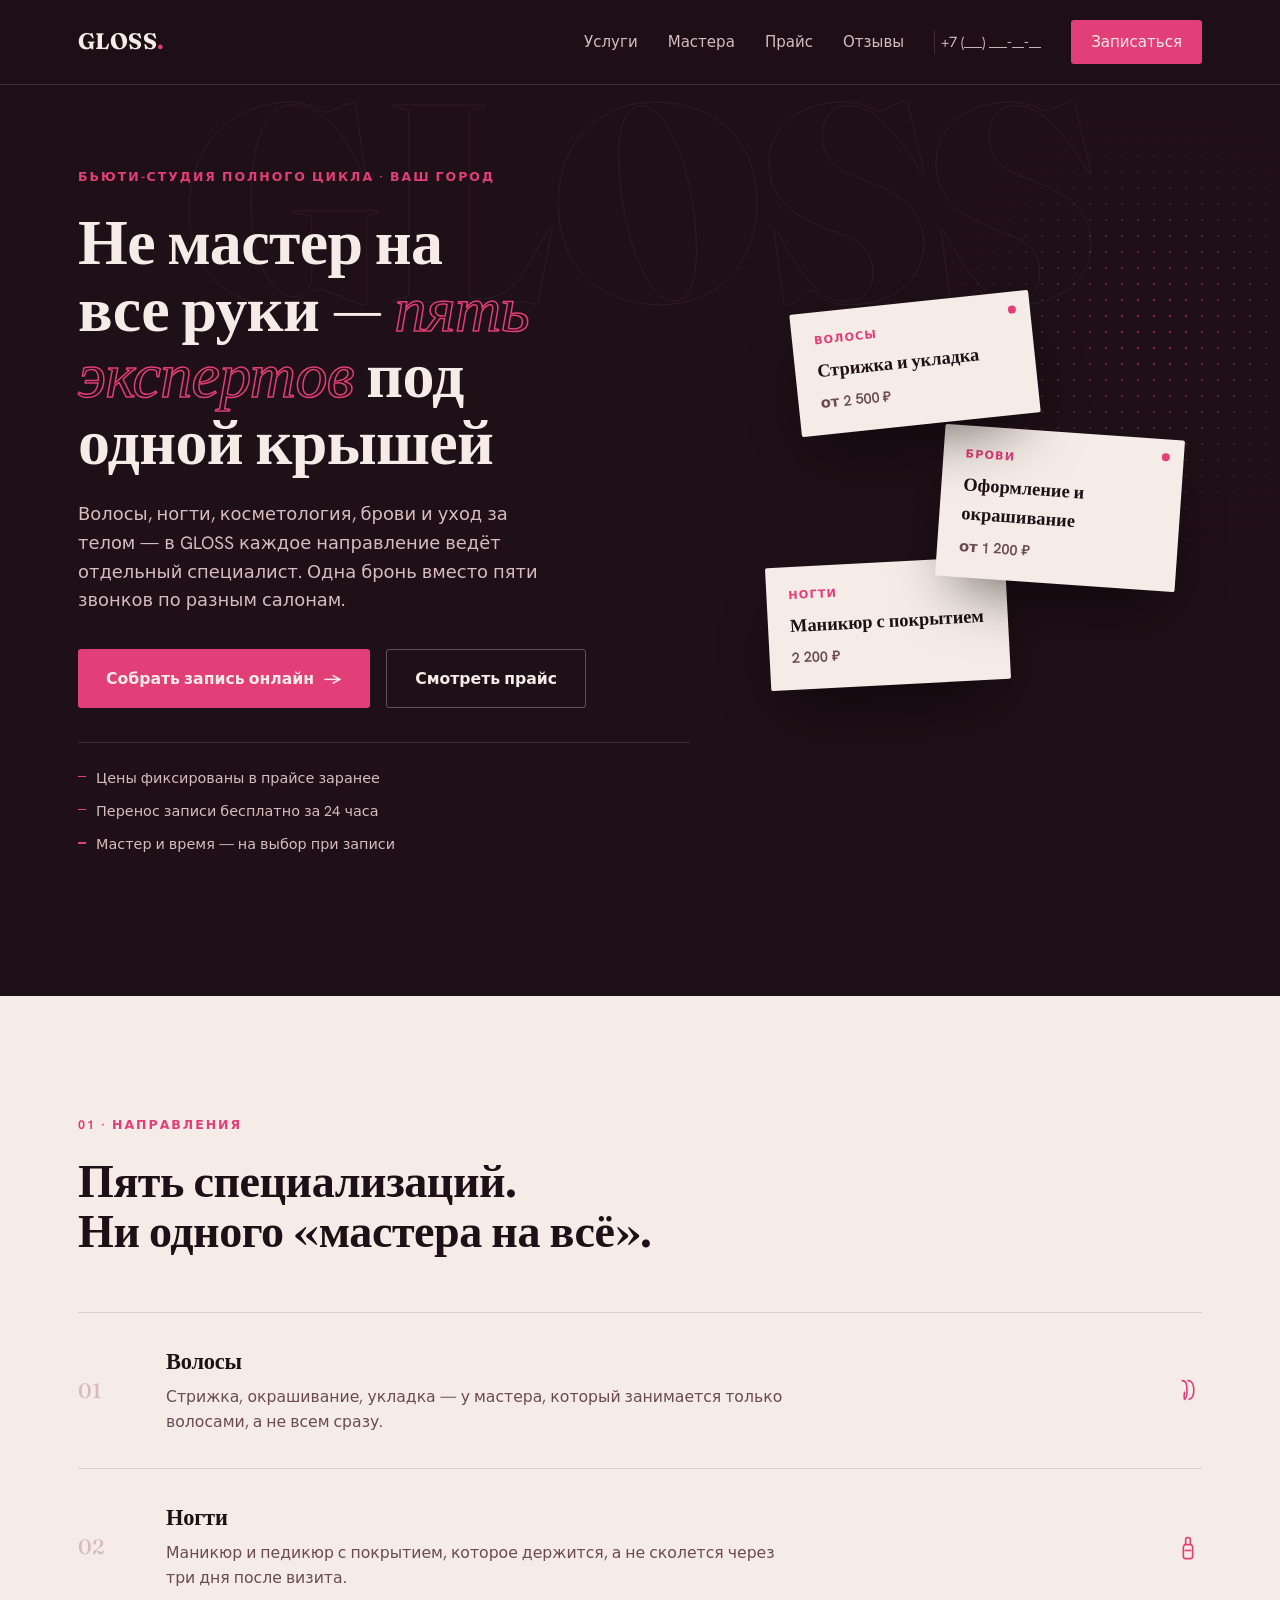
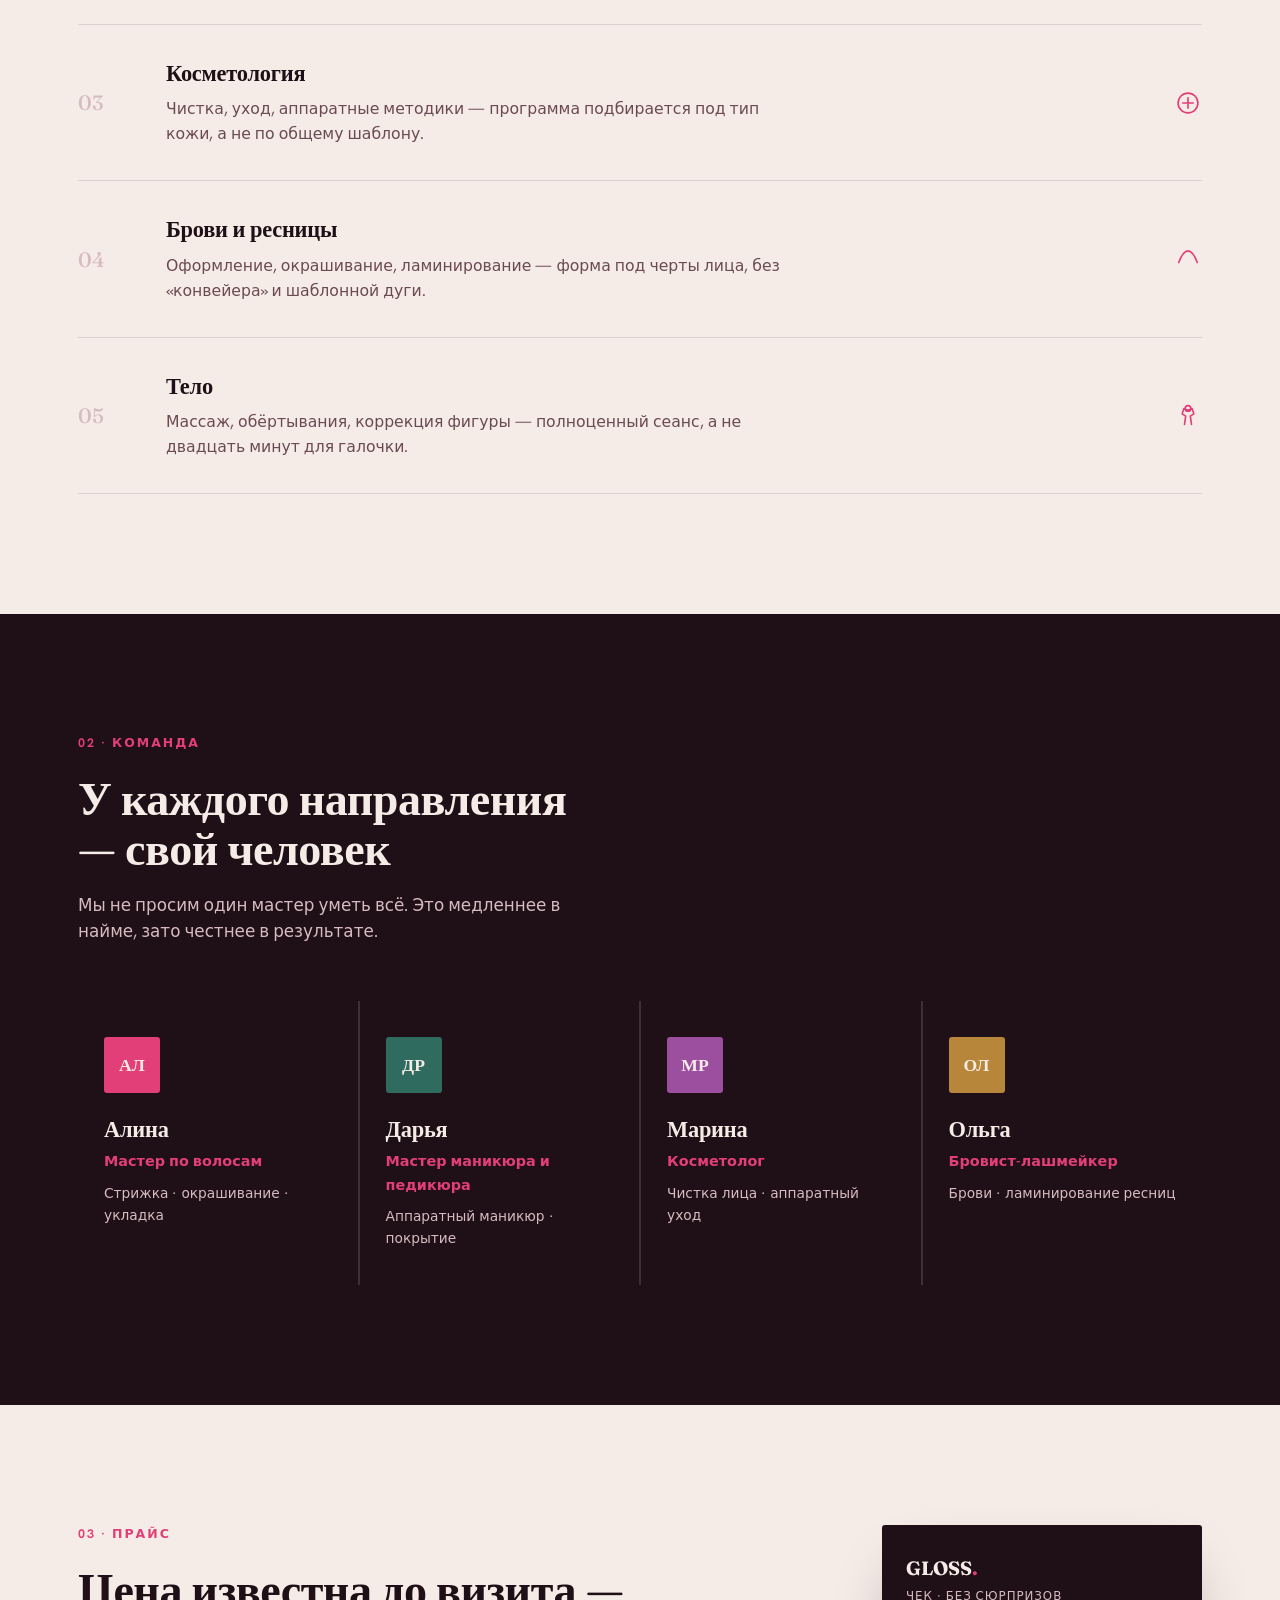
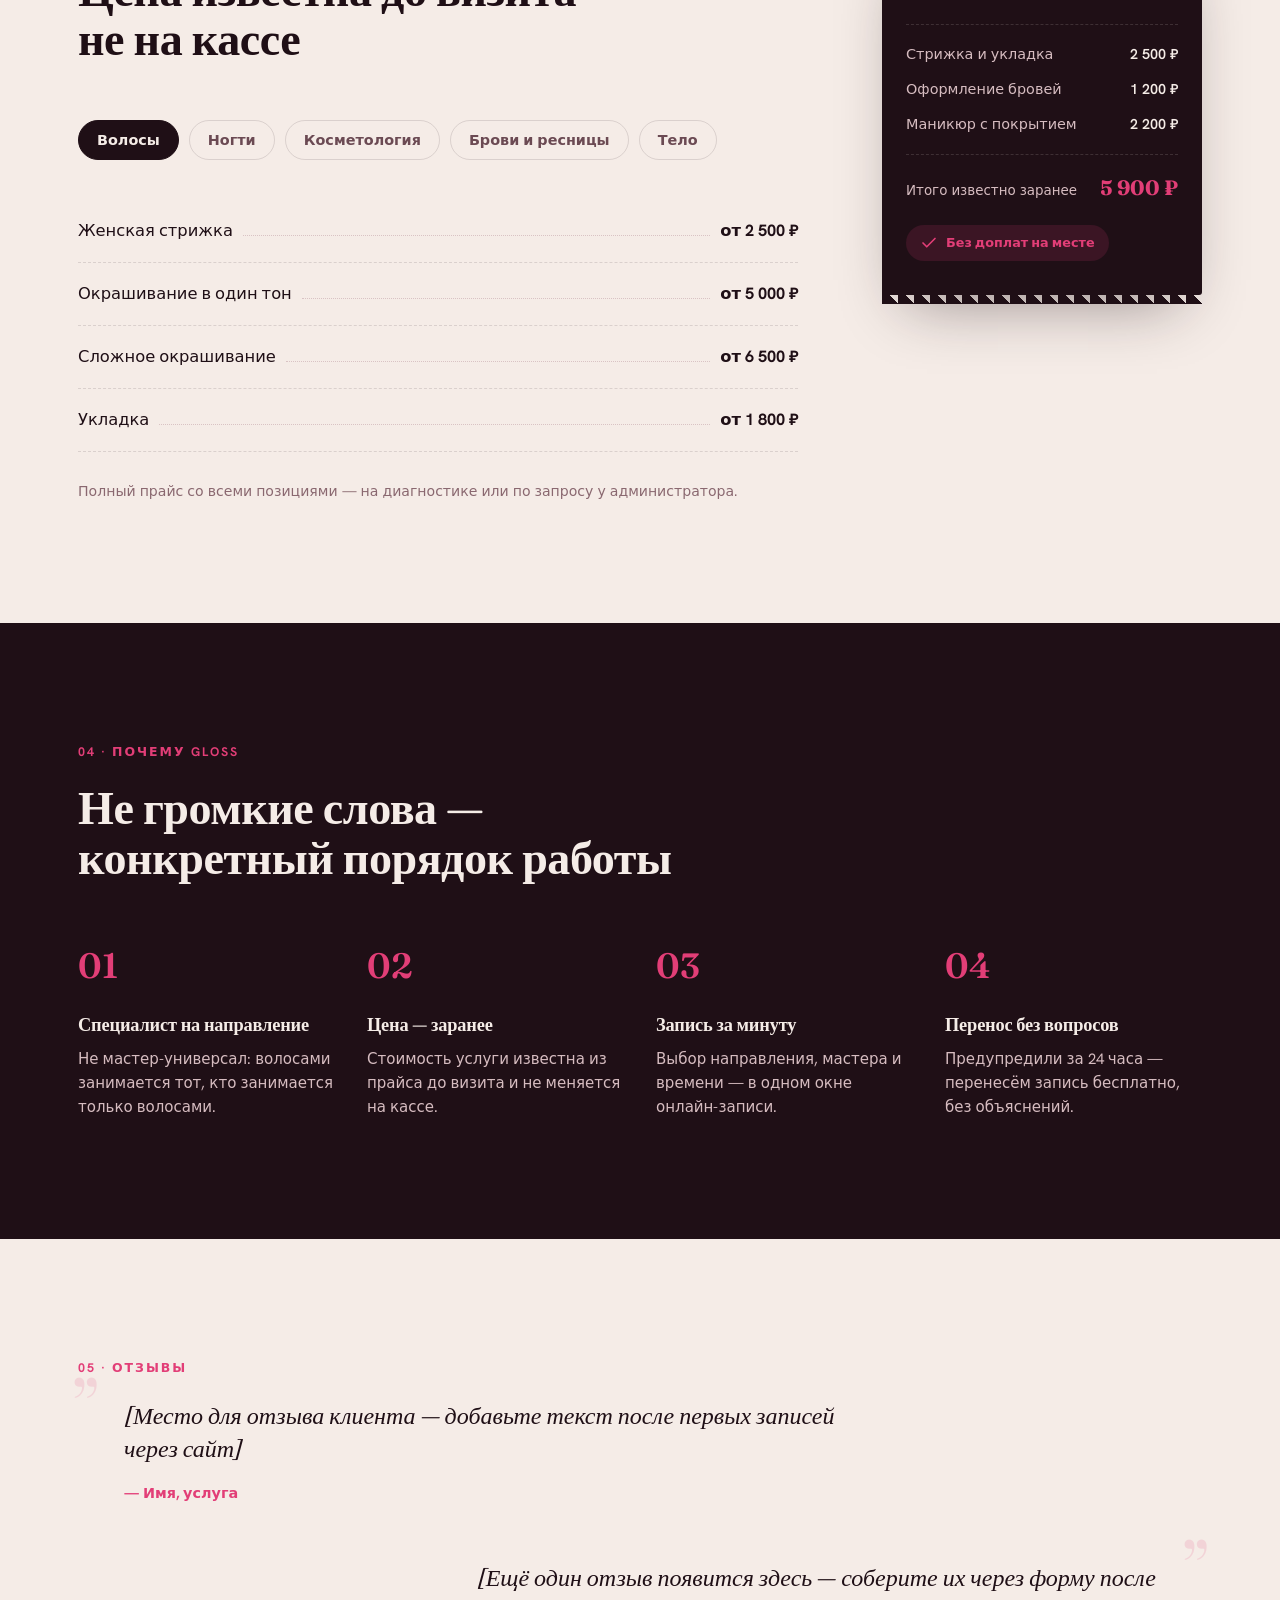
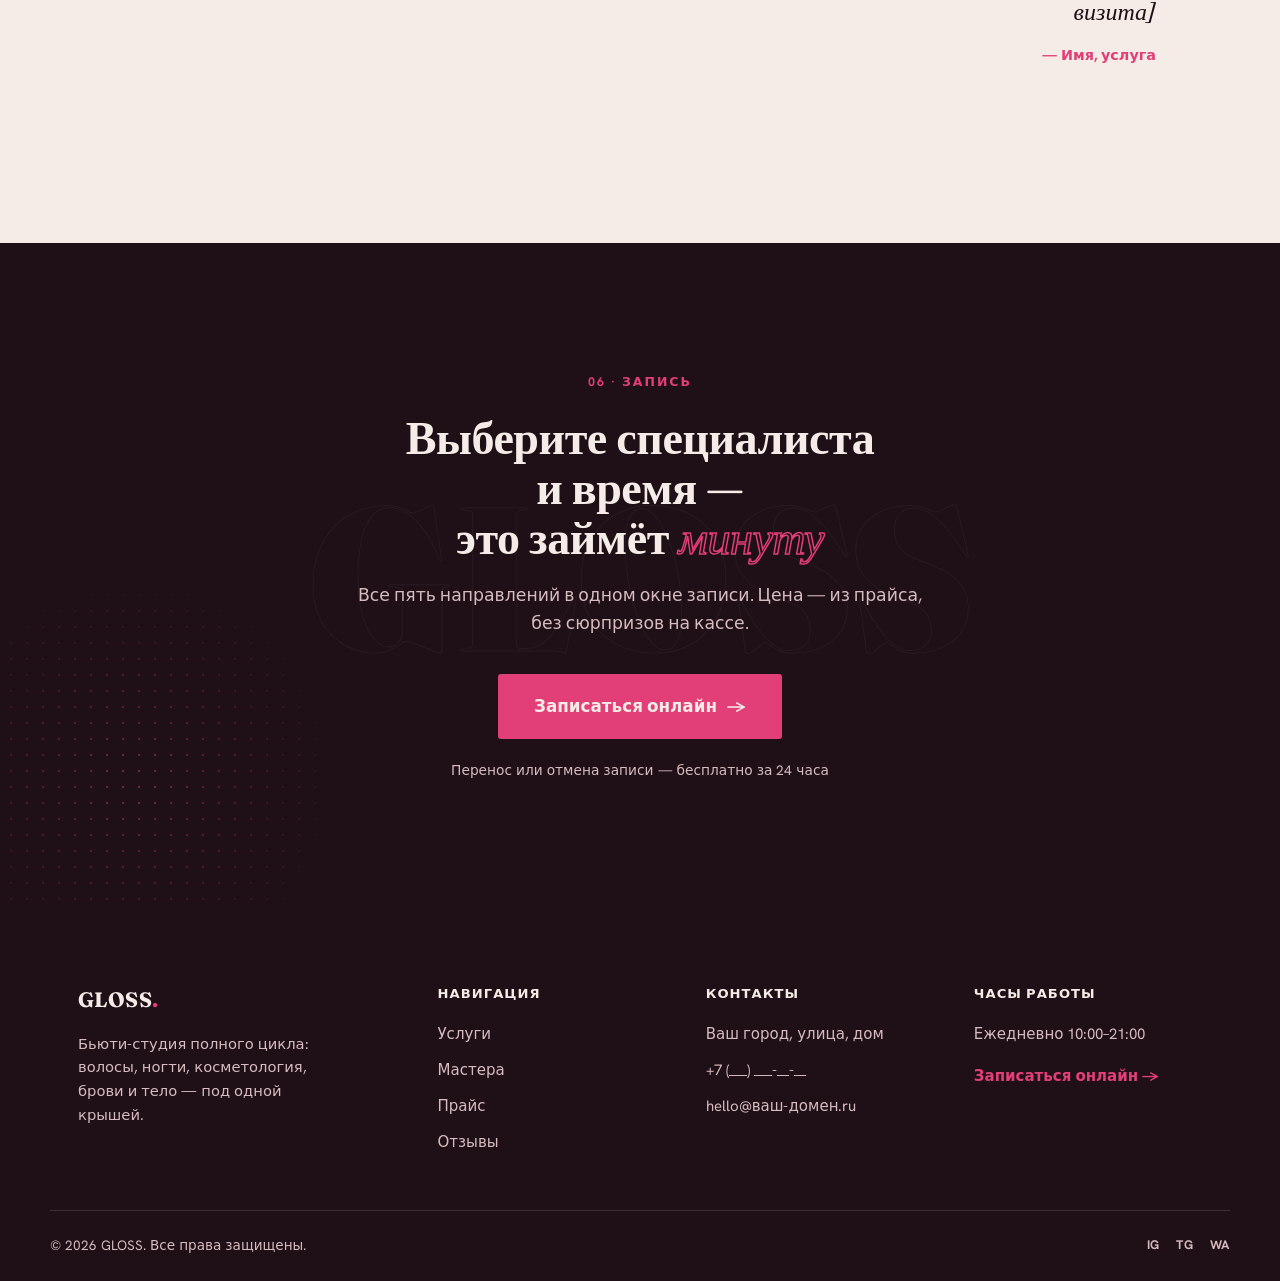
<file: gloss-studio-landing/index.html>
<!DOCTYPE html>
<html lang="ru">
<head>
<meta charset="UTF-8">
<meta name="viewport" content="width=device-width, initial-scale=1.0">
<title>GLOSS — бьюти-студия полного цикла</title>
<meta name="description" content="GLOSS — волосы, ногти, косметология, брови и уход за телом под одной крышей. На каждое направление — отдельный специалист, а не мастер на все руки. Онлайн-запись.">
<link rel="preconnect" href="https://fonts.googleapis.com">
<link rel="preconnect" href="https://fonts.gstatic.com" crossorigin>
<link href="https://fonts.googleapis.com/css2?family=Fraunces:ital,opsz,wght@0,9..144,300;0,9..144,500;0,9..144,600;0,9..144,700;0,9..144,900;1,9..144,500&family=Hanken+Grotesk:wght@400;500;600;700;800&display=swap" rel="stylesheet">
<link rel="stylesheet" href="style.css">
</head>
<body>

<div class="grain" aria-hidden="true"></div>

<header class="site-header" id="top">
  <div class="container header-inner">
    <a href="#top" class="logo">GLOSS<span class="logo-dot">.</span></a>

    <nav class="main-nav" id="main-nav">
      <a href="#services">Услуги</a>
      <a href="#team">Мастера</a>
      <a href="#price">Прайс</a>
      <a href="#reviews">Отзывы</a>
      <span class="nav-phone">+7 (___) ___-__-__</span>
      <a href="#cta" class="nav-cta">Записаться</a>
    </nav>

    <button class="burger" id="burger" aria-label="Открыть меню" aria-expanded="false">
      <span></span><span></span><span></span>
    </button>
  </div>
</header>

<main>

  <!-- ============ HERO ============ -->
  <section class="hero">
    <p class="hero-watermark" aria-hidden="true">GLOSS</p>
    <div class="hero-dots" aria-hidden="true"></div>

    <div class="container hero-inner">
      <div class="hero-copy">
        <p class="kicker">Бьюти-студия полного цикла · ваш город</p>
        <h1>
          Не мастер на все руки —
          <span class="text-outline">пять экспертов</span>
          под одной крышей
        </h1>
        <p class="hero-sub">
          Волосы, ногти, косметология, брови и уход за телом — в GLOSS
          каждое направление ведёт отдельный специалист. Одна бронь вместо
          пяти звонков по разным салонам.
        </p>

        <div class="hero-actions">
          <a href="#cta" class="btn btn-primary">Собрать запись онлайн</a>
          <a href="#price" class="btn btn-line">Смотреть прайс</a>
        </div>

        <ul class="hero-trust">
          <li>Цены фиксированы в прайсе заранее</li>
          <li>Перенос записи бесплатно за 24 часа</li>
          <li>Мастер и время — на выбор при записи</li>
        </ul>
      </div>

      <div class="hero-visual">
        <div class="tag-card tag-card--1">
          <span class="tag-card__label">Волосы</span>
          <span class="tag-card__name">Стрижка и укладка</span>
          <span class="tag-card__price">от 2 500 ₽</span>
        </div>
        <div class="tag-card tag-card--2">
          <span class="tag-card__label">Брови</span>
          <span class="tag-card__name">Оформление и окрашивание</span>
          <span class="tag-card__price">от 1 200 ₽</span>
        </div>
        <div class="tag-card tag-card--3">
          <span class="tag-card__label">Ногти</span>
          <span class="tag-card__name">Маникюр с покрытием</span>
          <span class="tag-card__price">2 200 ₽</span>
        </div>
      </div>
    </div>
  </section>

  <!-- ============ SERVICES ============ -->
  <section class="services" id="services">
    <div class="container">
      <div class="section-head reveal">
        <p class="kicker">01 · Направления</p>
        <h2>Пять специализаций.<br>Ни одного «мастера на всё».</h2>
      </div>

      <div class="services-grid">
        <article class="service-row reveal">
          <span class="service-num">01</span>
          <div class="service-body">
            <h3>Волосы</h3>
            <p>Стрижка, окрашивание, укладка — у мастера, который занимается только волосами, а не всем сразу.</p>
          </div>
          <svg class="service-icon" width="28" height="28" viewBox="0 0 24 24" fill="none" aria-hidden="true"><path d="M7 4c3 0 4 3 4 6s1 8-2 10c-1-2 0-4 0-6M12 4c3.5 0 5 4 5 8s-1 7-4 8" stroke="currentColor" stroke-width="1.4" stroke-linecap="round"/></svg>
        </article>

        <article class="service-row reveal" style="--delay:60ms">
          <span class="service-num">02</span>
          <div class="service-body">
            <h3>Ногти</h3>
            <p>Маникюр и педикюр с покрытием, которое держится, а не сколется через три дня после визита.</p>
          </div>
          <svg class="service-icon" width="28" height="28" viewBox="0 0 24 24" fill="none" aria-hidden="true"><path d="M9 10h6l1 2v8a2 2 0 0 1-2 2h-4a2 2 0 0 1-2-2v-8l1-2z" stroke="currentColor" stroke-width="1.4" stroke-linejoin="round"/><path d="M10 10V5.5A1.5 1.5 0 0 1 11.5 4h1A1.5 1.5 0 0 1 14 5.5V10" stroke="currentColor" stroke-width="1.4"/><path d="M9 15h6" stroke="currentColor" stroke-width="1.4"/></svg>
        </article>

        <article class="service-row reveal" style="--delay:120ms">
          <span class="service-num">03</span>
          <div class="service-body">
            <h3>Косметология</h3>
            <p>Чистка, уход, аппаратные методики — программа подбирается под тип кожи, а не по общему шаблону.</p>
          </div>
          <svg class="service-icon" width="28" height="28" viewBox="0 0 24 24" fill="none" aria-hidden="true"><circle cx="12" cy="12" r="8.5" stroke="currentColor" stroke-width="1.4"/><path d="M12 7.5v9M7.5 12h9" stroke="currentColor" stroke-width="1.4" stroke-linecap="round"/></svg>
        </article>

        <article class="service-row reveal" style="--delay:180ms">
          <span class="service-num">04</span>
          <div class="service-body">
            <h3>Брови и ресницы</h3>
            <p>Оформление, окрашивание, ламинирование — форма под черты лица, без «конвейера» и шаблонной дуги.</p>
          </div>
          <svg class="service-icon" width="28" height="28" viewBox="0 0 24 24" fill="none" aria-hidden="true"><path d="M4 15c2.5-6.5 5.5-10 8-10s5.5 3.5 8 10" stroke="currentColor" stroke-width="1.4" stroke-linecap="round"/></svg>
        </article>

        <article class="service-row reveal" style="--delay:240ms">
          <span class="service-num">05</span>
          <div class="service-body">
            <h3>Тело</h3>
            <p>Массаж, обёртывания, коррекция фигуры — полноценный сеанс, а не двадцать минут для галочки.</p>
          </div>
          <svg class="service-icon" width="28" height="28" viewBox="0 0 24 24" fill="none" aria-hidden="true"><path d="M12 4a2.4 2.4 0 1 1 0 4.8A2.4 2.4 0 0 1 12 4zM9 20l1-7-3-2 1.5-4.5L12 8l3.5-1.5L17 11l-3 2 1 7" stroke="currentColor" stroke-width="1.4" stroke-linecap="round" stroke-linejoin="round"/></svg>
        </article>
      </div>
    </div>
  </section>

  <!-- ============ TEAM ============ -->
  <section class="team" id="team">
    <div class="container">
      <div class="section-head section-head--dark reveal">
        <p class="kicker">02 · Команда</p>
        <h2>У каждого направления — свой человек</h2>
        <p class="section-sub">Мы не просим один мастер уметь всё. Это медленнее в найме, зато честнее в результате.</p>
      </div>

      <div class="team-grid">
        <article class="master-card reveal">
          <div class="master-avatar" style="--tone: var(--lacquer)">АЛ</div>
          <h3>Алина</h3>
          <p class="master-role">Мастер по волосам</p>
          <p class="master-meta">Стрижка · окрашивание · укладка</p>
        </article>

        <article class="master-card reveal" style="--delay:60ms">
          <div class="master-avatar" style="--tone: #2f6b5e">ДР</div>
          <h3>Дарья</h3>
          <p class="master-role">Мастер маникюра и педикюра</p>
          <p class="master-meta">Аппаратный маникюр · покрытие</p>
        </article>

        <article class="master-card reveal" style="--delay:120ms">
          <div class="master-avatar" style="--tone: #9c4f9e">МР</div>
          <h3>Марина</h3>
          <p class="master-role">Косметолог</p>
          <p class="master-meta">Чистка лица · аппаратный уход</p>
        </article>

        <article class="master-card reveal" style="--delay:180ms">
          <div class="master-avatar" style="--tone: #b8863a">ОЛ</div>
          <h3>Ольга</h3>
          <p class="master-role">Бровист-лашмейкер</p>
          <p class="master-meta">Брови · ламинирование ресниц</p>
        </article>
      </div>
    </div>
  </section>

  <!-- ============ PRICE ============ -->
  <section class="price" id="price">
    <div class="container price-layout">
      <div class="price-main">
        <div class="section-head reveal">
          <p class="kicker">03 · Прайс</p>
          <h2>Цена известна до визита —<br>не на кассе</h2>
        </div>

        <div class="price-tabs reveal" role="tablist">
          <button class="price-tab is-active" data-target="hair" role="tab" aria-selected="true">Волосы</button>
          <button class="price-tab" data-target="nails" role="tab" aria-selected="false">Ногти</button>
          <button class="price-tab" data-target="skin" role="tab" aria-selected="false">Косметология</button>
          <button class="price-tab" data-target="brows" role="tab" aria-selected="false">Брови и ресницы</button>
          <button class="price-tab" data-target="body" role="tab" aria-selected="false">Тело</button>
        </div>

        <div class="price-panels reveal">
          <ul class="price-list is-active" id="price-hair">
            <li><span>Женская стрижка</span><i></i><b>от 2 500 ₽</b></li>
            <li><span>Окрашивание в один тон</span><i></i><b>от 5 000 ₽</b></li>
            <li><span>Сложное окрашивание</span><i></i><b>от 6 500 ₽</b></li>
            <li><span>Укладка</span><i></i><b>от 1 800 ₽</b></li>
          </ul>
          <ul class="price-list" id="price-nails">
            <li><span>Маникюр с покрытием</span><i></i><b>2 200 ₽</b></li>
            <li><span>Педикюр с покрытием</span><i></i><b>2 800 ₽</b></li>
            <li><span>Снятие покрытия</span><i></i><b>500 ₽</b></li>
          </ul>
          <ul class="price-list" id="price-skin">
            <li><span>Чистка лица</span><i></i><b>от 3 500 ₽</b></li>
            <li><span>Уходовая процедура</span><i></i><b>от 2 900 ₽</b></li>
            <li><span>Аппаратная методика</span><i></i><b>от 4 200 ₽</b></li>
          </ul>
          <ul class="price-list" id="price-brows">
            <li><span>Оформление и окрашивание бровей</span><i></i><b>от 1 200 ₽</b></li>
            <li><span>Ламинирование бровей</span><i></i><b>от 2 300 ₽</b></li>
            <li><span>Ламинирование ресниц</span><i></i><b>от 2 800 ₽</b></li>
          </ul>
          <ul class="price-list" id="price-body">
            <li><span>Массаж спины</span><i></i><b>2 900 ₽</b></li>
            <li><span>Общий массаж</span><i></i><b>от 4 500 ₽</b></li>
            <li><span>Обёртывание</span><i></i><b>от 3 200 ₽</b></li>
          </ul>
        </div>

        <p class="price-note">Полный прайс со всеми позициями — на диагностике или по запросу у администратора.</p>
      </div>

      <div class="receipt reveal" aria-hidden="true">
        <div class="receipt__head">
          <span class="receipt__logo">GLOSS<span class="logo-dot">.</span></span>
          <span class="receipt__date">Чек · без сюрпризов</span>
        </div>
        <ul class="receipt__list">
          <li><span>Стрижка и укладка</span><b>2 500 ₽</b></li>
          <li><span>Оформление бровей</span><b>1 200 ₽</b></li>
          <li><span>Маникюр с покрытием</span><b>2 200 ₽</b></li>
        </ul>
        <div class="receipt__total">
          <span>Итого известно заранее</span>
          <b>5 900 ₽</b>
        </div>
        <div class="receipt__stamp">
          <svg width="18" height="18" viewBox="0 0 24 24" fill="none" aria-hidden="true"><path d="M4 12l5 5L20 6" stroke="currentColor" stroke-width="2.2" stroke-linecap="round" stroke-linejoin="round"/></svg>
          Без доплат на месте
        </div>
      </div>
    </div>
  </section>

  <!-- ============ WHY ============ -->
  <section class="why">
    <div class="container">
      <div class="section-head section-head--dark reveal">
        <p class="kicker">04 · Почему GLOSS</p>
        <h2>Не громкие слова —<br>конкретный порядок работы</h2>
      </div>

      <div class="why-grid">
        <article class="why-card reveal">
          <span class="why-num">01</span>
          <h3>Специалист на направление</h3>
          <p>Не мастер-универсал: волосами занимается тот, кто занимается только волосами.</p>
        </article>
        <article class="why-card reveal" style="--delay:60ms">
          <span class="why-num">02</span>
          <h3>Цена — заранее</h3>
          <p>Стоимость услуги известна из прайса до визита и не меняется на кассе.</p>
        </article>
        <article class="why-card reveal" style="--delay:120ms">
          <span class="why-num">03</span>
          <h3>Запись за минуту</h3>
          <p>Выбор направления, мастера и времени — в одном окне онлайн-записи.</p>
        </article>
        <article class="why-card reveal" style="--delay:180ms">
          <span class="why-num">04</span>
          <h3>Перенос без вопросов</h3>
          <p>Предупредили за 24 часа — перенесём запись бесплатно, без объяснений.</p>
        </article>
      </div>
    </div>
  </section>

  <!-- ============ REVIEWS ============ -->
  <section class="reviews" id="reviews">
    <div class="container">
      <p class="kicker reveal">05 · Отзывы</p>

      <div class="review-quote reveal">
        <span class="review-mark" aria-hidden="true">”</span>
        <p class="review-text">[Место для отзыва клиента — добавьте текст после первых записей через сайт]</p>
        <p class="review-author">— Имя, услуга</p>
      </div>

      <div class="review-quote review-quote--alt reveal" style="--delay:100ms">
        <span class="review-mark" aria-hidden="true">”</span>
        <p class="review-text">[Ещё один отзыв появится здесь — соберите их через форму после визита]</p>
        <p class="review-author">— Имя, услуга</p>
      </div>
    </div>
  </section>

  <!-- ============ FINAL CTA ============ -->
  <section class="final-cta" id="cta">
    <p class="final-cta__watermark" aria-hidden="true">GLOSS</p>
    <div class="final-cta__dots" aria-hidden="true"></div>

    <div class="container final-cta__inner reveal">
      <p class="kicker">06 · Запись</p>
      <h2>Выберите специалиста и время —<br>это займёт <span class="text-outline">минуту</span></h2>
      <p class="final-cta__sub">Все пять направлений в одном окне записи. Цена — из прайса, без сюрпризов на кассе.</p>
      <a href="#top" class="btn btn-primary btn-lg">Записаться онлайн</a>
      <p class="final-cta__note">Перенос или отмена записи — бесплатно за 24 часа</p>
    </div>
  </section>

</main>

<footer class="site-footer">
  <div class="container footer-grid">
    <div class="footer-brand">
      <a href="#top" class="logo logo--small">GLOSS<span class="logo-dot">.</span></a>
      <p>Бьюти-студия полного цикла: волосы, ногти, косметология, брови и тело — под одной крышей.</p>
    </div>

    <div class="footer-col">
      <h4>Навигация</h4>
      <a href="#services">Услуги</a>
      <a href="#team">Мастера</a>
      <a href="#price">Прайс</a>
      <a href="#reviews">Отзывы</a>
    </div>

    <div class="footer-col">
      <h4>Контакты</h4>
      <span>Ваш город, улица, дом</span>
      <span>+7 (___) ___-__-__</span>
      <span>hello@ваш-домен.ru</span>
    </div>

    <div class="footer-col">
      <h4>Часы работы</h4>
      <span>Ежедневно 10:00–21:00</span>
      <a href="#cta" class="footer-cta">Записаться онлайн →</a>
    </div>
  </div>

  <div class="container footer-bottom">
    <span>© 2026 GLOSS. Все права защищены.</span>
    <div class="footer-social">
      <a href="#" aria-label="Instagram">IG</a>
      <a href="#" aria-label="Telegram">TG</a>
      <a href="#" aria-label="WhatsApp">WA</a>
    </div>
  </div>
</footer>

<script src="script.js"></script>
</body>
</html>
</file>
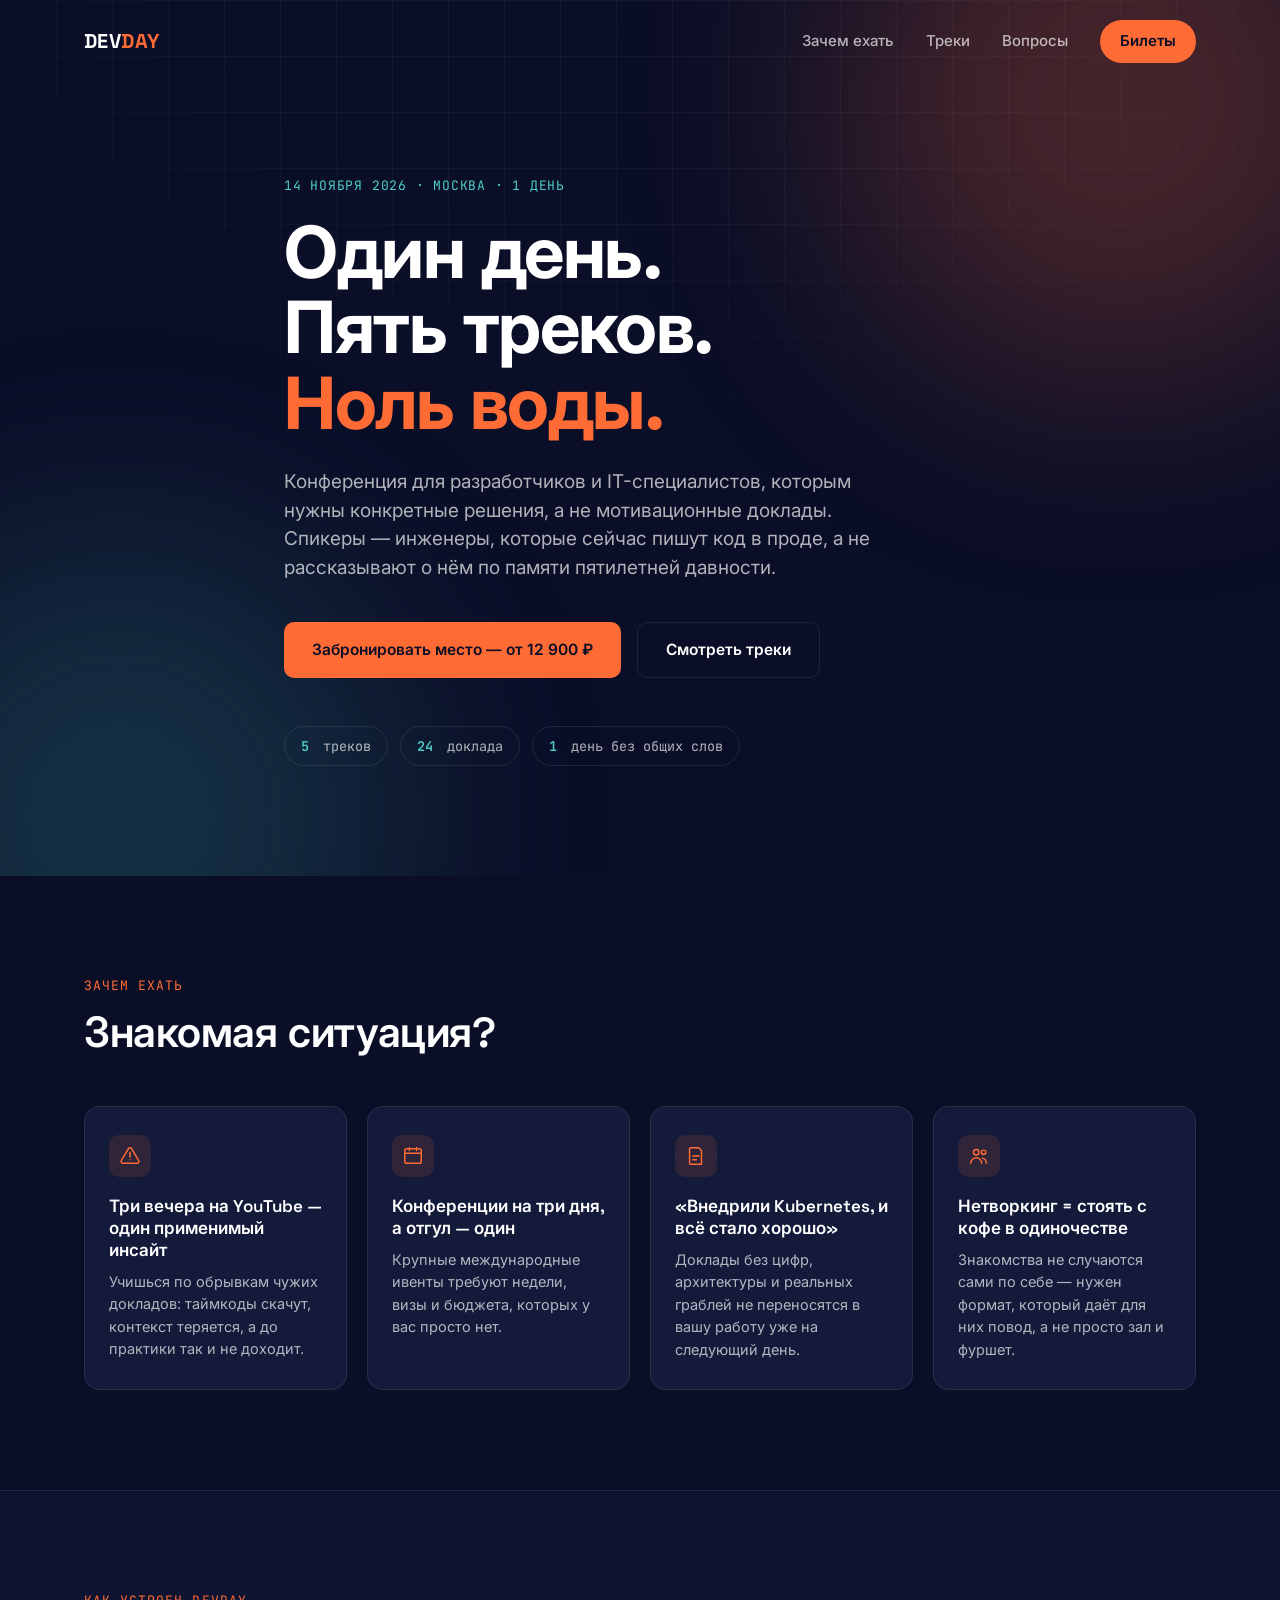
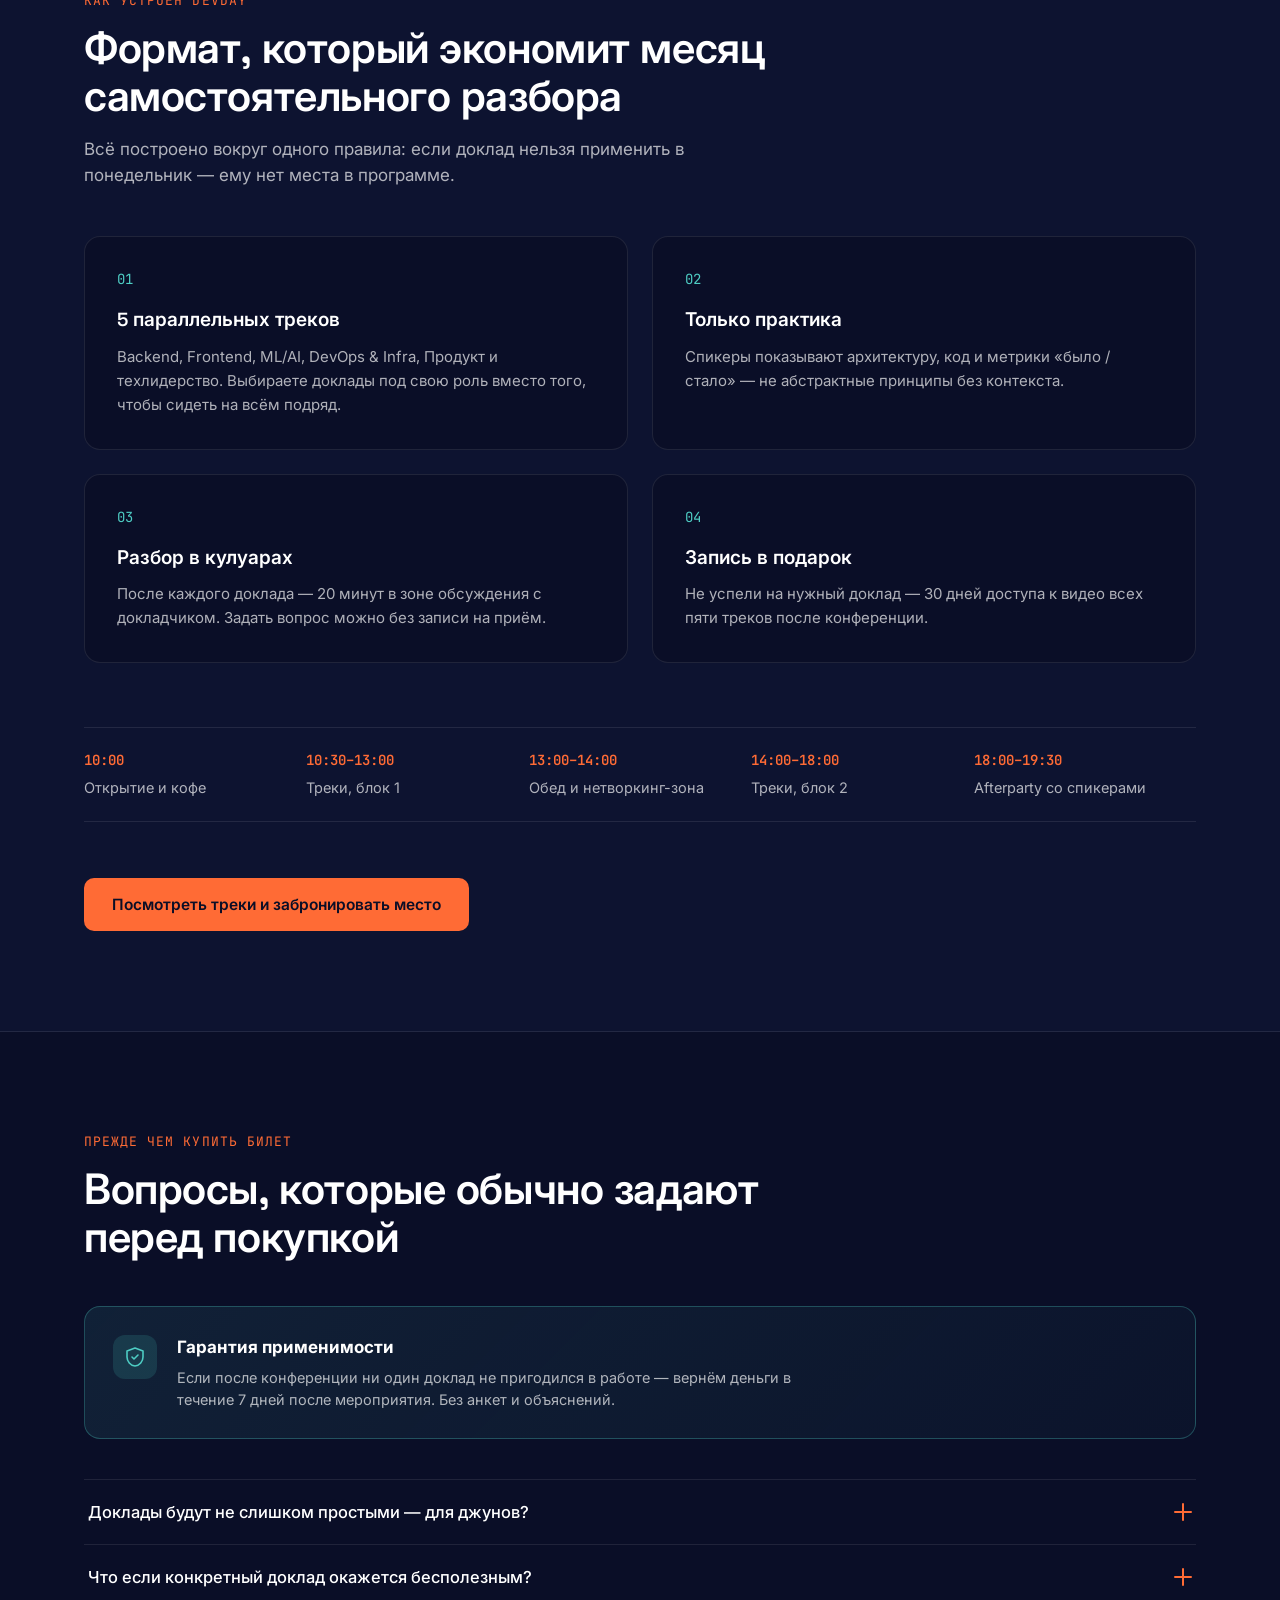
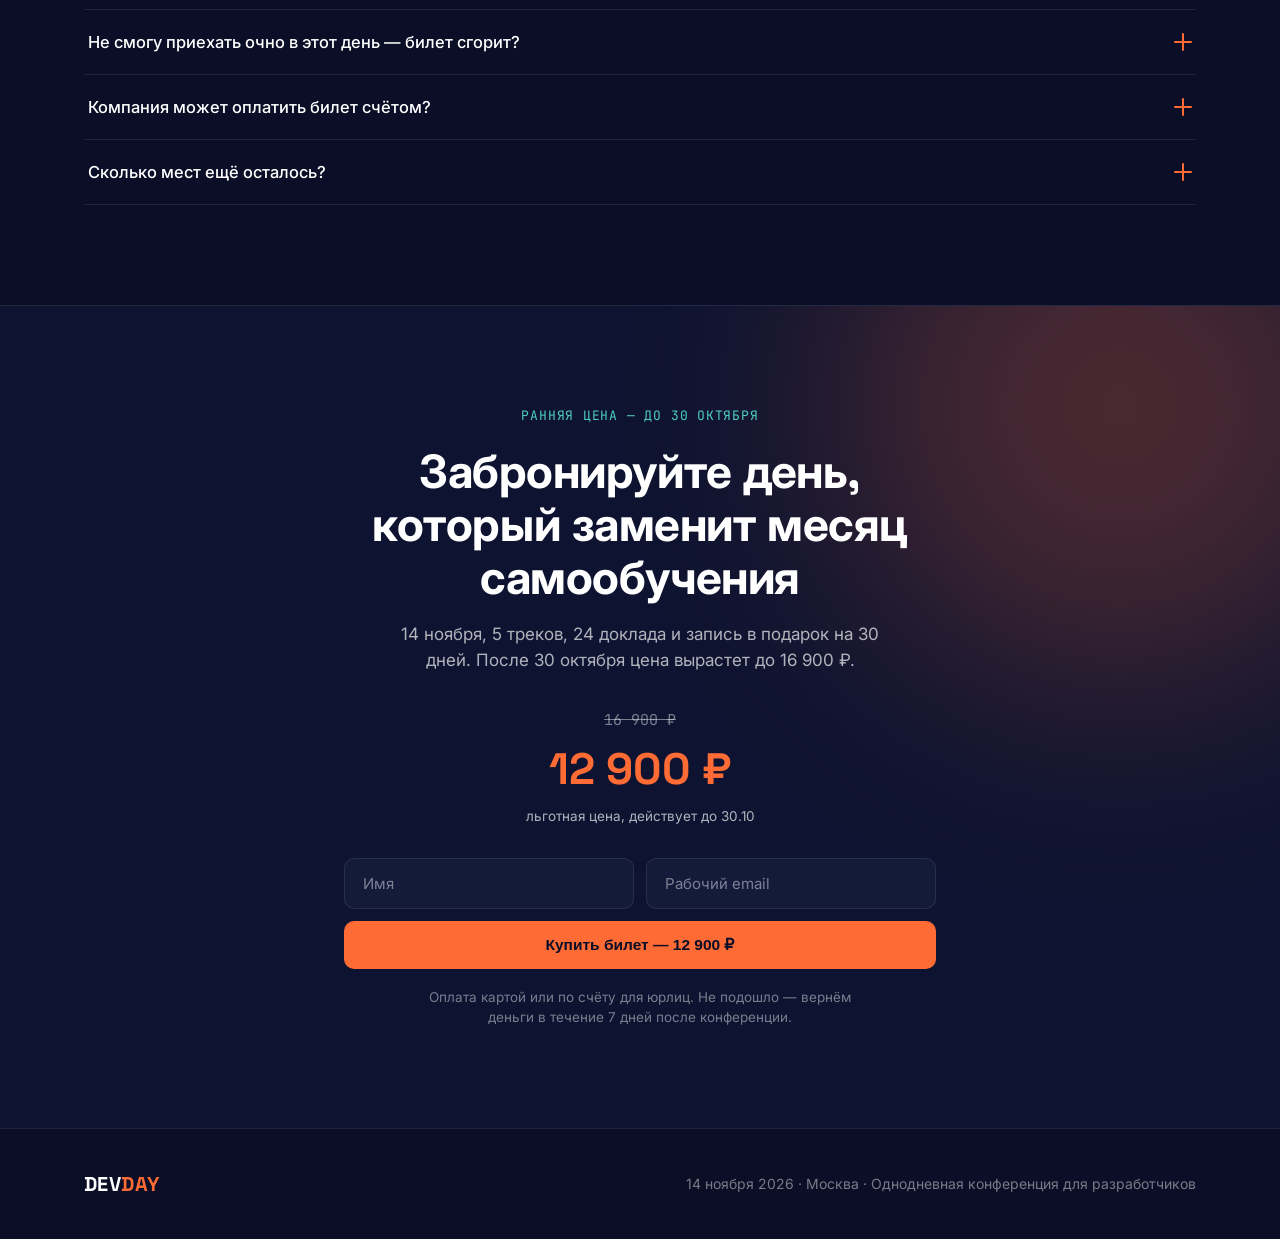
<file: it-conference-landing/index.html>
<!DOCTYPE html>
<html lang="ru">
<head>
<meta charset="UTF-8">
<meta name="viewport" content="width=device-width, initial-scale=1.0">
<title>DEVDAY — однодневная IT-конференция для разработчиков</title>
<meta name="description" content="14 ноября 2026, Москва. 5 треков, 24 доклада от практикующих инженеров, ноль воды. Билеты с ранней ценой — количество мест ограничено площадкой.">
<link rel="preconnect" href="https://fonts.googleapis.com">
<link rel="preconnect" href="https://fonts.gstatic.com" crossorigin>
<link href="https://fonts.googleapis.com/css2?family=Space+Grotesk:wght@500;600;700&family=Inter:wght@400;500;600;700&family=JetBrains+Mono:wght@500&display=swap" rel="stylesheet">
<link rel="stylesheet" href="style.css">
</head>
<body>

<div class="grid-overlay" aria-hidden="true"></div>

<header class="site-header" id="top">
  <div class="container header-inner">
    <a href="#top" class="logo">DEV<span class="accent">DAY</span></a>

    <nav class="main-nav" id="main-nav">
      <a href="#problem">Зачем ехать</a>
      <a href="#solution">Треки</a>
      <a href="#trust">Вопросы</a>
      <a href="#cta" class="nav-cta">Билеты</a>
    </nav>

    <button class="burger" id="burger" aria-label="Открыть меню" aria-expanded="false">
      <span></span><span></span><span></span>
    </button>
  </div>
</header>

<main>

  <!-- ============ HERO ============ -->
  <section class="hero">
    <div class="hero-glow hero-glow--orange" aria-hidden="true"></div>
    <div class="hero-glow hero-glow--teal" aria-hidden="true"></div>

    <div class="container hero-inner">
      <p class="eyebrow reveal">14 ноября 2026 · Москва · 1 день</p>

      <h1 class="hero-title reveal">
        Один день.<br>
        Пять треков.<br>
        <span class="accent">Ноль воды.</span>
      </h1>

      <p class="hero-sub reveal">
        Конференция для разработчиков и IT-специалистов, которым нужны конкретные решения,
        а не мотивационные доклады. Спикеры — инженеры, которые сейчас пишут код в проде,
        а не рассказывают о нём по памяти пятилетней давности.
      </p>

      <div class="hero-cta reveal">
        <a href="#cta" class="btn btn-primary">Забронировать место — от 12 900 ₽</a>
        <a href="#solution" class="btn btn-ghost">Смотреть треки</a>
      </div>

      <div class="hero-stats reveal">
        <div class="stat-pill"><span>5</span> треков</div>
        <div class="stat-pill"><span>24</span> доклада</div>
        <div class="stat-pill"><span>1</span> день без общих слов</div>
      </div>
    </div>
  </section>

  <!-- ============ БЛОК 2 — ПРОБЛЕМА ============ -->
  <section class="section" id="problem">
    <div class="container">
      <p class="section-label reveal">Зачем ехать</p>
      <h2 class="section-title reveal">Знакомая ситуация?</h2>

      <div class="problem-grid">
        <article class="problem-card reveal">
          <div class="problem-icon" aria-hidden="true">
            <svg viewBox="0 0 24 24" fill="none"><path d="M12 8v5m0 3h.01M10.3 3.9 2.5 17a2 2 0 0 0 1.7 3h15.6a2 2 0 0 0 1.7-3L13.7 3.9a2 2 0 0 0-3.4 0Z" stroke="currentColor" stroke-width="1.6" stroke-linecap="round" stroke-linejoin="round"/></svg>
          </div>
          <h3>Три вечера на YouTube — один применимый инсайт</h3>
          <p>Учишься по обрывкам чужих докладов: таймкоды скачут, контекст теряется, а до практики так и не доходит.</p>
        </article>

        <article class="problem-card reveal">
          <div class="problem-icon" aria-hidden="true">
            <svg viewBox="0 0 24 24" fill="none"><rect x="3" y="4" width="18" height="16" rx="2" stroke="currentColor" stroke-width="1.6"/><path d="M3 9h18M8 3v3M16 3v3" stroke="currentColor" stroke-width="1.6" stroke-linecap="round"/></svg>
          </div>
          <h3>Конференции на три дня, а отгул — один</h3>
          <p>Крупные международные ивенты требуют недели, визы и бюджета, которых у вас просто нет.</p>
        </article>

        <article class="problem-card reveal">
          <div class="problem-icon" aria-hidden="true">
            <svg viewBox="0 0 24 24" fill="none"><path d="M8 12h8M8 16h5M6 3h9l3 3v15H6a1 1 0 0 1-1-1V4a1 1 0 0 1 1-1Z" stroke="currentColor" stroke-width="1.6" stroke-linejoin="round"/></svg>
          </div>
          <h3>«Внедрили Kubernetes, и всё стало хорошо»</h3>
          <p>Доклады без цифр, архитектуры и реальных граблей не переносятся в вашу работу уже на следующий день.</p>
        </article>

        <article class="problem-card reveal">
          <div class="problem-icon" aria-hidden="true">
            <svg viewBox="0 0 24 24" fill="none"><circle cx="9" cy="8" r="3" stroke="currentColor" stroke-width="1.6"/><circle cx="17" cy="8" r="2.4" stroke="currentColor" stroke-width="1.6"/><path d="M3 20c0-3.3 2.7-6 6-6s6 2.7 6 6M15.5 14.3c2.4.4 4.5 2.6 4.5 5.7" stroke="currentColor" stroke-width="1.6" stroke-linecap="round"/></svg>
          </div>
          <h3>Нетворкинг = стоять с кофе в одиночестве</h3>
          <p>Знакомства не случаются сами по себе — нужен формат, который даёт для них повод, а не просто зал и фуршет.</p>
        </article>
      </div>
    </div>
  </section>

  <!-- ============ БЛОК 3 — РЕШЕНИЕ ============ -->
  <section class="section section--alt" id="solution">
    <div class="container">
      <p class="section-label reveal">Как устроен DEVDAY</p>
      <h2 class="section-title reveal">Формат, который экономит месяц самостоятельного разбора</h2>
      <p class="section-sub reveal">
        Всё построено вокруг одного правила: если доклад нельзя применить в понедельник —
        ему нет места в программе.
      </p>

      <div class="feature-grid">
        <article class="feature-card reveal">
          <span class="feature-num">01</span>
          <h3>5 параллельных треков</h3>
          <p>Backend, Frontend, ML/AI, DevOps &amp; Infra, Продукт и техлидерство. Выбираете доклады под свою роль вместо того, чтобы сидеть на всём подряд.</p>
        </article>

        <article class="feature-card reveal">
          <span class="feature-num">02</span>
          <h3>Только практика</h3>
          <p>Спикеры показывают архитектуру, код и метрики «было / стало» — не абстрактные принципы без контекста.</p>
        </article>

        <article class="feature-card reveal">
          <span class="feature-num">03</span>
          <h3>Разбор в кулуарах</h3>
          <p>После каждого доклада — 20 минут в зоне обсуждения с докладчиком. Задать вопрос можно без записи на приём.</p>
        </article>

        <article class="feature-card reveal">
          <span class="feature-num">04</span>
          <h3>Запись в подарок</h3>
          <p>Не успели на нужный доклад — 30 дней доступа к видео всех пяти треков после конференции.</p>
        </article>
      </div>

      <div class="timeline reveal">
        <div class="timeline-item">
          <span class="timeline-time">10:00</span>
          <span class="timeline-text">Открытие и кофе</span>
        </div>
        <div class="timeline-item">
          <span class="timeline-time">10:30–13:00</span>
          <span class="timeline-text">Треки, блок 1</span>
        </div>
        <div class="timeline-item">
          <span class="timeline-time">13:00–14:00</span>
          <span class="timeline-text">Обед и нетворкинг-зона</span>
        </div>
        <div class="timeline-item">
          <span class="timeline-time">14:00–18:00</span>
          <span class="timeline-text">Треки, блок 2</span>
        </div>
        <div class="timeline-item">
          <span class="timeline-time">18:00–19:30</span>
          <span class="timeline-text">Afterparty со спикерами</span>
        </div>
      </div>

      <div class="section-cta reveal">
        <a href="#cta" class="btn btn-primary">Посмотреть треки и забронировать место</a>
      </div>
    </div>
  </section>

  <!-- ============ БЛОК 4 — ДОВЕРИЕ ============ -->
  <section class="section" id="trust">
    <div class="container">
      <p class="section-label reveal">Прежде чем купить билет</p>
      <h2 class="section-title reveal">Вопросы, которые обычно задают перед покупкой</h2>

      <div class="guarantee-banner reveal">
        <div class="guarantee-icon" aria-hidden="true">
          <svg viewBox="0 0 24 24" fill="none"><path d="M12 3 4 6v6c0 4.4 3.4 8.4 8 9 4.6-.6 8-4.6 8-9V6l-8-3Z" stroke="currentColor" stroke-width="1.6" stroke-linejoin="round"/><path d="m9 12 2 2 4-4" stroke="currentColor" stroke-width="1.6" stroke-linecap="round" stroke-linejoin="round"/></svg>
        </div>
        <div>
          <h3>Гарантия применимости</h3>
          <p>Если после конференции ни один доклад не пригодился в работе — вернём деньги в течение 7 дней после мероприятия. Без анкет и объяснений.</p>
        </div>
      </div>

      <div class="faq-list">
        <div class="faq-item reveal">
          <button class="faq-question" aria-expanded="false">
            Доклады будут не слишком простыми — для джунов?
            <span class="faq-toggle" aria-hidden="true"></span>
          </button>
          <div class="faq-answer">
            <p>Каждый доклад в программе помечен уровнем — Intro или Advanced. Фильтруете по бейджу и собираете себе маршрут по треку заранее.</p>
          </div>
        </div>

        <div class="faq-item reveal">
          <button class="faq-question" aria-expanded="false">
            Что если конкретный доклад окажется бесполезным?
            <span class="faq-toggle" aria-hidden="true"></span>
          </button>
          <div class="faq-answer">
            <p>Залы всех пяти треков находятся рядом — переходите в соседний в любой момент, без штрафов и лишних вопросов на входе.</p>
          </div>
        </div>

        <div class="faq-item reveal">
          <button class="faq-question" aria-expanded="false">
            Не смогу приехать очно в этот день — билет сгорит?
            <span class="faq-toggle" aria-hidden="true"></span>
          </button>
          <div class="faq-answer">
            <p>Нет. В стоимость входит запись — 30 дней доступа ко всем докладам пяти треков, даже если вы не были на площадке.</p>
          </div>
        </div>

        <div class="faq-item reveal">
          <button class="faq-question" aria-expanded="false">
            Компания может оплатить билет счётом?
            <span class="faq-toggle" aria-hidden="true"></span>
          </button>
          <div class="faq-answer">
            <p>Да. После оформления заявки на юрлицо мы высылаем счёт с НДС и закрывающие документы на email из формы.</p>
          </div>
        </div>

        <div class="faq-item reveal">
          <button class="faq-question" aria-expanded="false">
            Сколько мест ещё осталось?
            <span class="faq-toggle" aria-hidden="true"></span>
          </button>
          <div class="faq-answer">
            <p>Вместимость площадки ограничена физически. Актуальный остаток мест и текущая цена всегда видны на странице оплаты.</p>
          </div>
        </div>
      </div>
    </div>
  </section>

  <!-- ============ БЛОК 5 — ФИНАЛЬНЫЙ CTA ============ -->
  <section class="section section--cta" id="cta">
    <div class="hero-glow hero-glow--orange" aria-hidden="true"></div>
    <div class="container cta-inner">
      <p class="eyebrow reveal">Ранняя цена — до 30 октября</p>
      <h2 class="cta-title reveal">Забронируйте день, который заменит месяц самообучения</h2>
      <p class="cta-sub reveal">
        14 ноября, 5 треков, 24 доклада и запись в подарок на 30 дней.
        После 30 октября цена вырастет до 16 900 ₽.
      </p>

      <div class="price-row reveal">
        <div class="price-box">
          <span class="price-old">16 900 ₽</span>
          <span class="price-new">12 900 ₽</span>
          <span class="price-caption">льготная цена, действует до 30.10</span>
        </div>
      </div>

      <form class="cta-form" id="cta-form">
        <input type="text" id="name" name="name" placeholder="Имя" required autocomplete="name">
        <input type="email" id="email" name="email" placeholder="Рабочий email" required autocomplete="email">
        <button type="submit" class="btn btn-primary">Купить билет — 12 900 ₽</button>
      </form>

      <p class="cta-note" id="cta-note">Оплата картой или по счёту для юрлиц. Не подошло — вернём деньги в течение 7 дней после конференции.</p>
    </div>
  </section>

</main>

<footer class="site-footer">
  <div class="container footer-inner">
    <span class="logo">DEV<span class="accent">DAY</span></span>
    <p>14 ноября 2026 · Москва · Однодневная конференция для разработчиков</p>
  </div>
</footer>

<script src="script.js"></script>
</body>
</html>
</file>
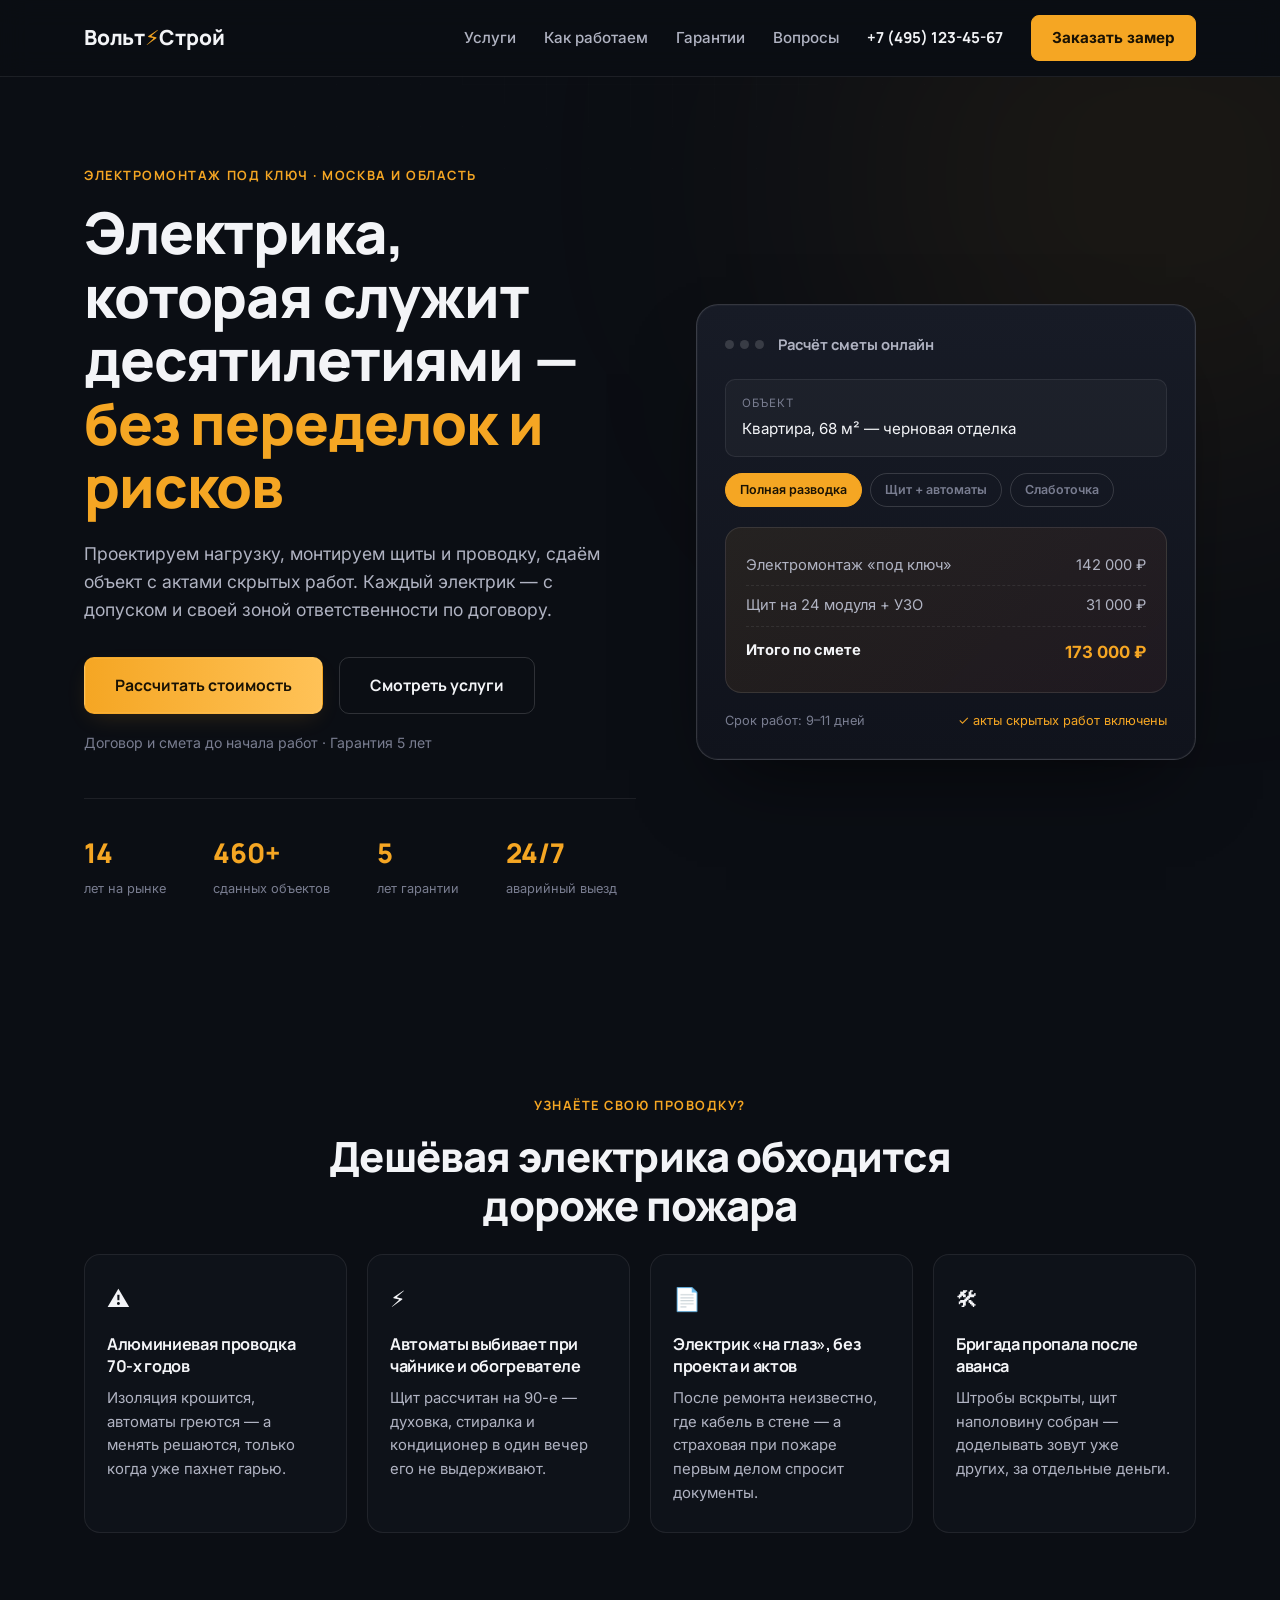
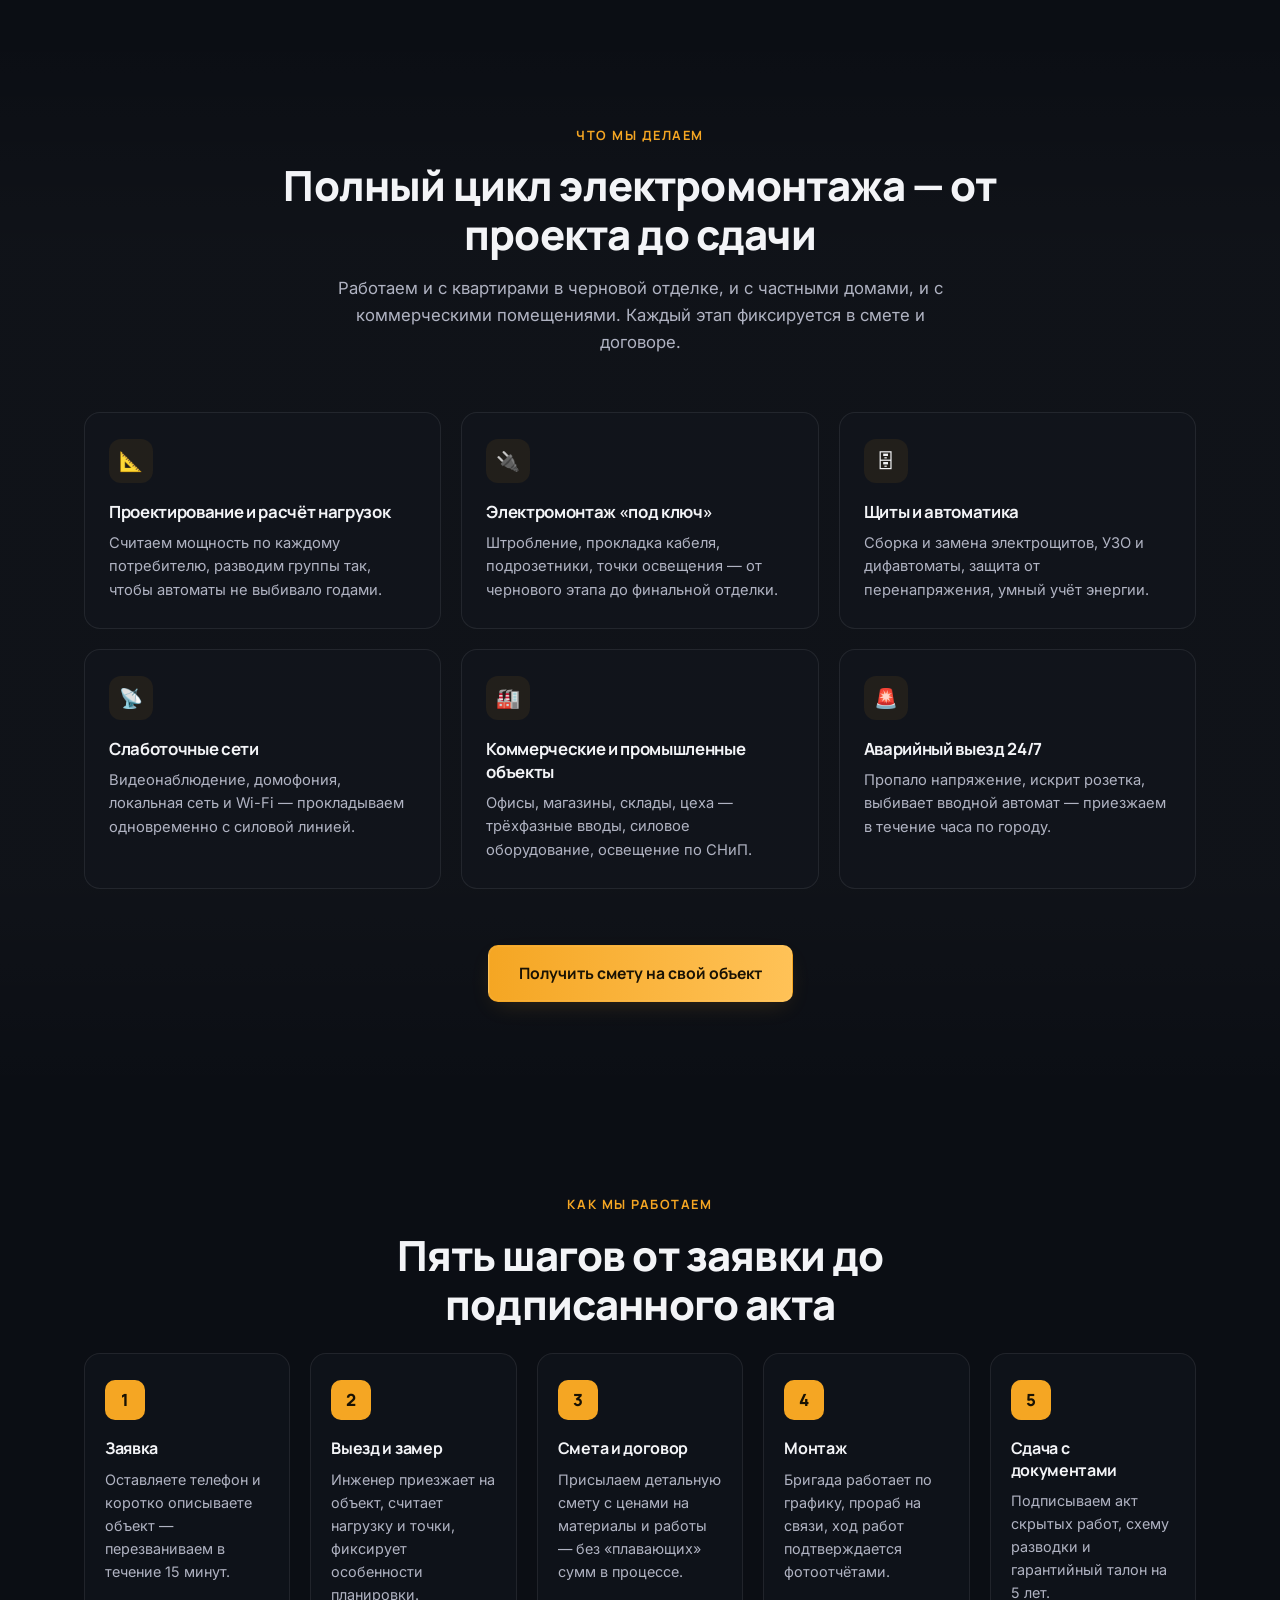
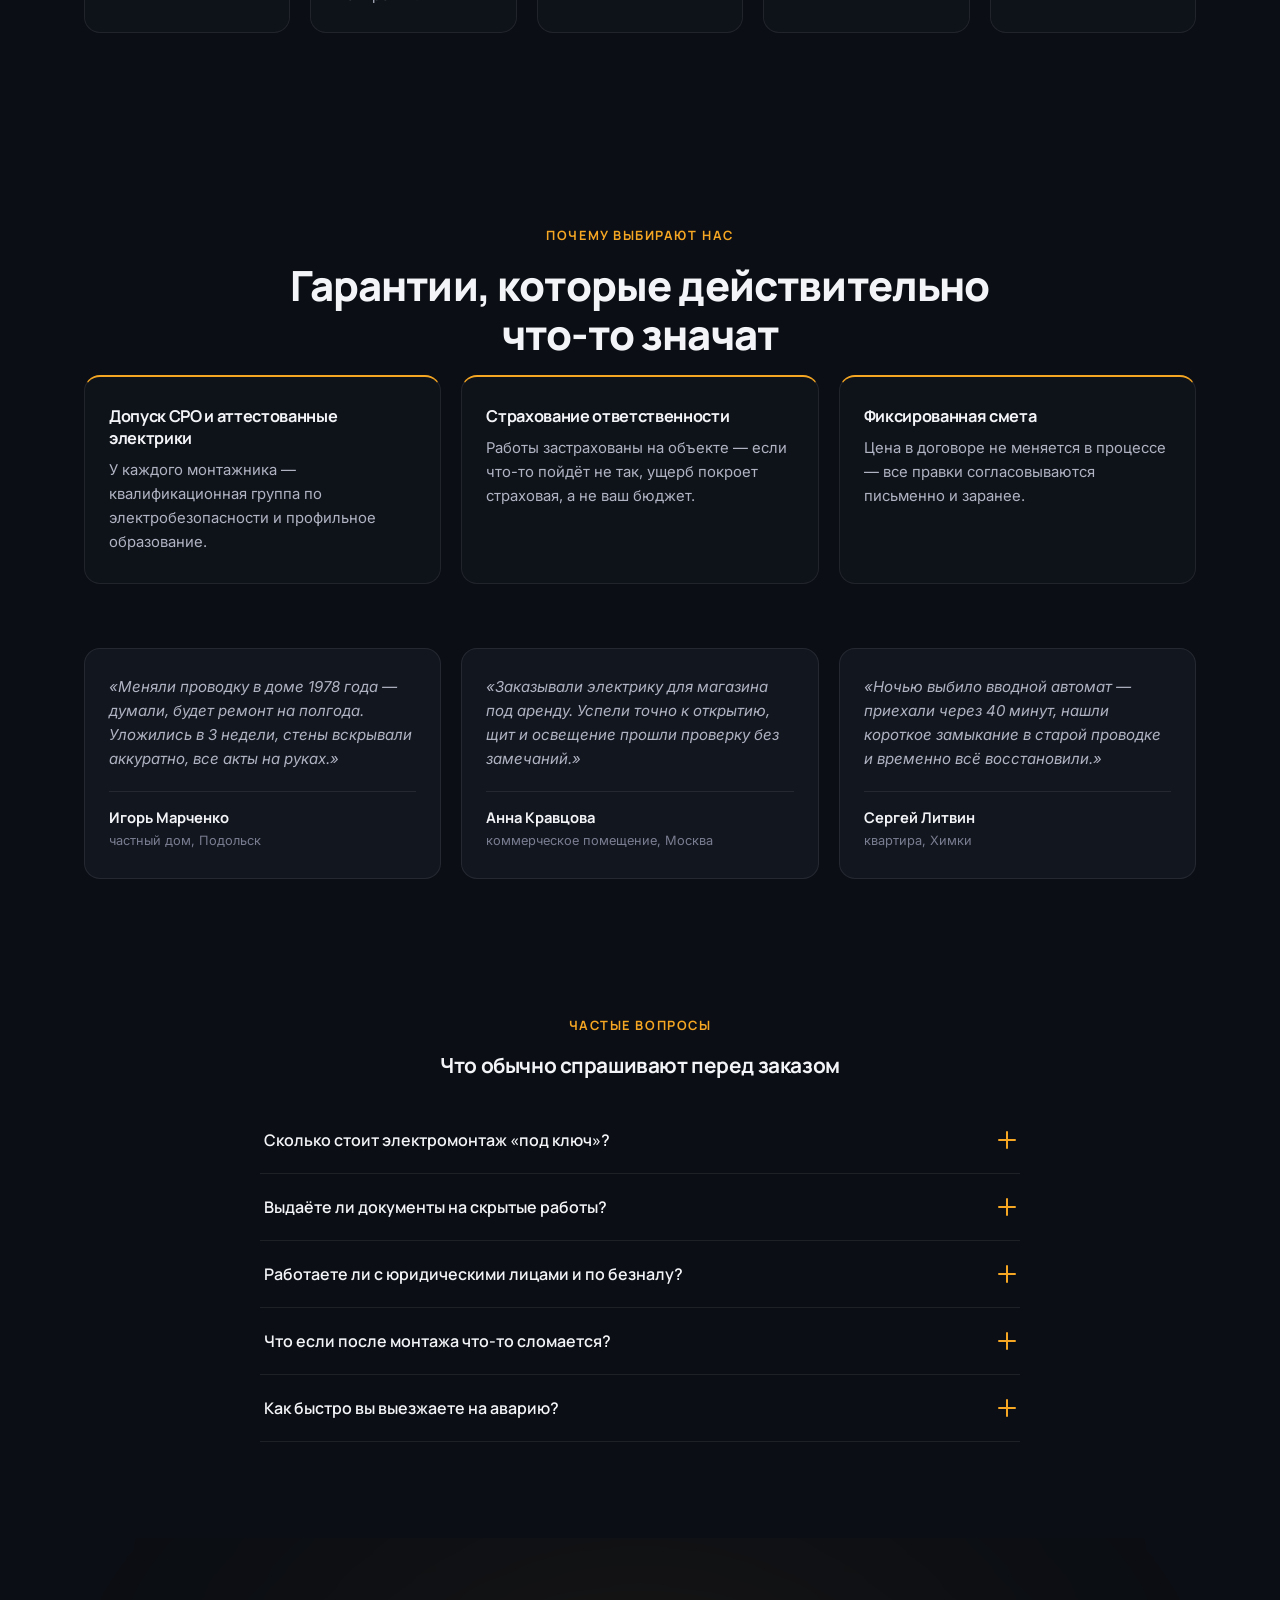
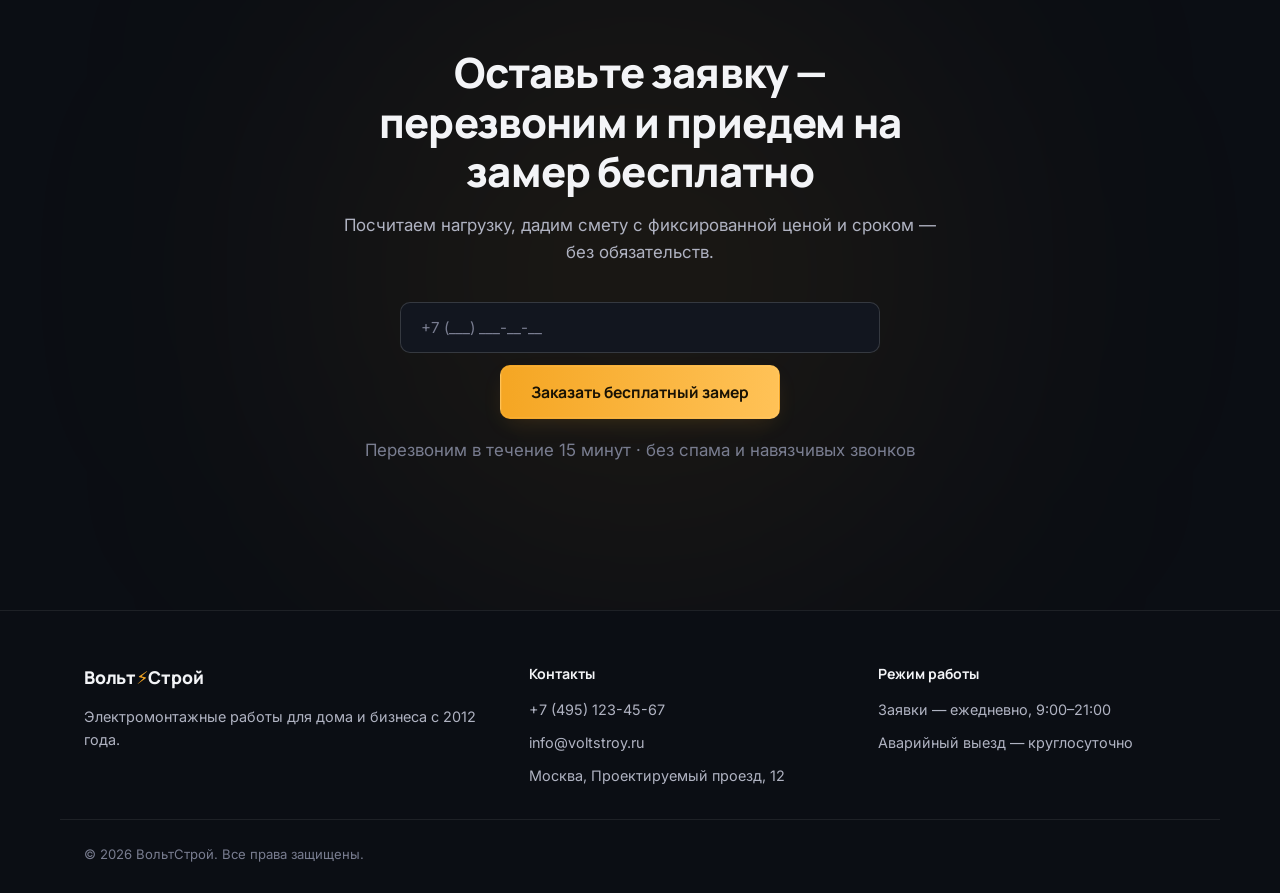
<file: landing-electric/index.html>
<!DOCTYPE html>
<html lang="ru">
<head>
<meta charset="UTF-8">
<meta name="viewport" content="width=device-width, initial-scale=1.0">
<title>ВольтСтрой — электромонтажные работы под ключ</title>
<meta name="description" content="Проектирование, электромонтаж и аварийный выезд для домов, квартир и коммерческих объектов. Договор, смета и гарантия 5 лет на все работы.">
<link rel="preconnect" href="https://fonts.googleapis.com">
<link rel="preconnect" href="https://fonts.gstatic.com" crossorigin>
<link href="https://fonts.googleapis.com/css2?family=Manrope:wght@500;600;700;800&family=Inter:wght@400;500;600&display=swap" rel="stylesheet">
<link rel="stylesheet" href="style.css">
</head>
<body>

<div class="grid-overlay" aria-hidden="true"></div>

<header class="site-header" id="top">
  <div class="container header-inner">
    <a href="#top" class="logo">Вольт<span class="accent-bolt">⚡</span>Строй</a>

    <nav class="main-nav" id="main-nav">
      <a href="#services">Услуги</a>
      <a href="#process">Как работаем</a>
      <a href="#trust">Гарантии</a>
      <a href="#faq">Вопросы</a>
      <a href="tel:+74951234567" class="nav-phone">+7 (495) 123-45-67</a>
      <a href="#cta" class="nav-cta">Заказать замер</a>
    </nav>

    <button class="burger" id="burger" aria-label="Открыть меню" aria-expanded="false">
      <span></span><span></span><span></span>
    </button>
  </div>
</header>

<main>

  <!-- ============ HERO ============ -->
  <section class="hero">
    <div class="hero-glow" aria-hidden="true"></div>

    <div class="container hero-inner">
      <div class="hero-copy reveal">
        <p class="kicker">Электромонтаж под ключ · Москва и область</p>
        <h1>
          Электрика, которая служит<br>
          десятилетиями — <span class="text-accent">без переделок и рисков</span>
        </h1>
        <p class="hero-sub">
          Проектируем нагрузку, монтируем щиты и проводку, сдаём объект
          с актами скрытых работ. Каждый электрик — с допуском
          и своей зоной ответственности по договору.
        </p>

        <div class="hero-actions">
          <a href="#cta" class="btn btn-primary">Рассчитать стоимость</a>
          <a href="#services" class="btn btn-ghost">Смотреть услуги</a>
        </div>

        <p class="hero-micro">Договор и смета до начала работ · Гарантия 5 лет</p>

        <div class="hero-stats">
          <div class="hero-stat">
            <span class="hero-stat__num">14</span>
            <span class="hero-stat__label">лет на рынке</span>
          </div>
          <div class="hero-stat">
            <span class="hero-stat__num">460+</span>
            <span class="hero-stat__label">сданных объектов</span>
          </div>
          <div class="hero-stat">
            <span class="hero-stat__num">5</span>
            <span class="hero-stat__label">лет гарантии</span>
          </div>
          <div class="hero-stat">
            <span class="hero-stat__num">24/7</span>
            <span class="hero-stat__label">аварийный выезд</span>
          </div>
        </div>
      </div>

      <div class="hero-visual reveal" style="--delay:120ms">
        <div class="mock-card">
          <div class="mock-card__head">
            <div class="mock-dots"><span></span><span></span><span></span></div>
            <span class="mock-card__title">Расчёт сметы онлайн</span>
          </div>

          <div class="mock-field">
            <span class="mock-field__label">Объект</span>
            <span class="mock-field__value">Квартира, 68 м² — черновая отделка</span>
          </div>

          <div class="mock-tags">
            <span class="mock-tag mock-tag--active">Полная разводка</span>
            <span class="mock-tag">Щит + автоматы</span>
            <span class="mock-tag">Слаботочка</span>
          </div>

          <div class="mock-result">
            <div class="mock-result__row">
              <span>Электромонтаж «под ключ»</span>
              <span>142 000 ₽</span>
            </div>
            <div class="mock-result__row">
              <span>Щит на 24 модуля + УЗО</span>
              <span>31 000 ₽</span>
            </div>
            <div class="mock-result__row mock-result__row--total">
              <span>Итого по смете</span>
              <span class="mock-result__total">173 000 ₽</span>
            </div>
          </div>

          <div class="mock-footer">
            <span>Срок работ: 9–11 дней</span>
            <span class="mock-footer__ok">✓ акты скрытых работ включены</span>
          </div>
        </div>
      </div>
    </div>
  </section>

  <!-- ============ PROBLEM ============ -->
  <section class="problem" id="problem">
    <div class="container">
      <p class="kicker kicker--center reveal">Узнаёте свою проводку?</p>
      <h2 class="section-title reveal">Дешёвая электрика обходится дороже пожара</h2>

      <div class="problem-grid">
        <article class="problem-card reveal">
          <span class="problem-icon" aria-hidden="true">⚠</span>
          <h3>Алюминиевая проводка 70-х годов</h3>
          <p>Изоляция крошится, автоматы греются — а менять решаются, только когда уже пахнет гарью.</p>
        </article>

        <article class="problem-card reveal" style="--delay:80ms">
          <span class="problem-icon" aria-hidden="true">⚡</span>
          <h3>Автоматы выбивает при чайнике и обогревателе</h3>
          <p>Щит рассчитан на 90-е — духовка, стиралка и кондиционер в один вечер его не выдерживают.</p>
        </article>

        <article class="problem-card reveal" style="--delay:160ms">
          <span class="problem-icon" aria-hidden="true">📄</span>
          <h3>Электрик «на глаз», без проекта и актов</h3>
          <p>После ремонта неизвестно, где кабель в стене — а страховая при пожаре первым делом спросит документы.</p>
        </article>

        <article class="problem-card reveal" style="--delay:240ms">
          <span class="problem-icon" aria-hidden="true">🛠</span>
          <h3>Бригада пропала после аванса</h3>
          <p>Штробы вскрыты, щит наполовину собран — доделывать зовут уже других, за отдельные деньги.</p>
        </article>
      </div>
    </div>
  </section>

  <!-- ============ SERVICES ============ -->
  <section class="solution" id="services">
    <div class="container">
      <p class="kicker kicker--center reveal">Что мы делаем</p>
      <h2 class="section-title reveal">Полный цикл электромонтажа — от проекта до сдачи</h2>
      <p class="section-sub reveal">
        Работаем и с квартирами в черновой отделке, и с частными домами,
        и с коммерческими помещениями. Каждый этап фиксируется в смете и договоре.
      </p>

      <div class="features">
        <article class="feature-card reveal">
          <div class="feature-icon" aria-hidden="true">📐</div>
          <h3>Проектирование и расчёт нагрузок</h3>
          <p>Считаем мощность по каждому потребителю, разводим группы так, чтобы автоматы не выбивало годами.</p>
        </article>
        <article class="feature-card reveal" style="--delay:80ms">
          <div class="feature-icon" aria-hidden="true">🔌</div>
          <h3>Электромонтаж «под ключ»</h3>
          <p>Штробление, прокладка кабеля, подрозетники, точки освещения — от чернового этапа до финальной отделки.</p>
        </article>
        <article class="feature-card reveal" style="--delay:160ms">
          <div class="feature-icon" aria-hidden="true">🗄</div>
          <h3>Щиты и автоматика</h3>
          <p>Сборка и замена электрощитов, УЗО и дифавтоматы, защита от перенапряжения, умный учёт энергии.</p>
        </article>
        <article class="feature-card reveal" style="--delay:240ms">
          <div class="feature-icon" aria-hidden="true">📡</div>
          <h3>Слаботочные сети</h3>
          <p>Видеонаблюдение, домофония, локальная сеть и Wi-Fi — прокладываем одновременно с силовой линией.</p>
        </article>
        <article class="feature-card reveal" style="--delay:0ms">
          <div class="feature-icon" aria-hidden="true">🏭</div>
          <h3>Коммерческие и промышленные объекты</h3>
          <p>Офисы, магазины, склады, цеха — трёхфазные вводы, силовое оборудование, освещение по СНиП.</p>
        </article>
        <article class="feature-card reveal" style="--delay:80ms">
          <div class="feature-icon" aria-hidden="true">🚨</div>
          <h3>Аварийный выезд 24/7</h3>
          <p>Пропало напряжение, искрит розетка, выбивает вводной автомат — приезжаем в течение часа по городу.</p>
        </article>
      </div>

      <div class="section-cta reveal">
        <a href="#cta" class="btn btn-primary">Получить смету на свой объект</a>
      </div>
    </div>
  </section>

  <!-- ============ PROCESS ============ -->
  <section class="process" id="process">
    <div class="container">
      <p class="kicker kicker--center reveal">Как мы работаем</p>
      <h2 class="section-title reveal">Пять шагов от заявки до подписанного акта</h2>

      <div class="steps reveal">
        <div class="step">
          <div class="step-num">1</div>
          <h3>Заявка</h3>
          <p>Оставляете телефон и коротко описываете объект — перезваниваем в течение 15 минут.</p>
        </div>
        <div class="step">
          <div class="step-num">2</div>
          <h3>Выезд и замер</h3>
          <p>Инженер приезжает на объект, считает нагрузку и точки, фиксирует особенности планировки.</p>
        </div>
        <div class="step">
          <div class="step-num">3</div>
          <h3>Смета и договор</h3>
          <p>Присылаем детальную смету с ценами на материалы и работы — без «плавающих» сумм в процессе.</p>
        </div>
        <div class="step">
          <div class="step-num">4</div>
          <h3>Монтаж</h3>
          <p>Бригада работает по графику, прораб на связи, ход работ подтверждается фотоотчётами.</p>
        </div>
        <div class="step">
          <div class="step-num">5</div>
          <h3>Сдача с документами</h3>
          <p>Подписываем акт скрытых работ, схему разводки и гарантийный талон на 5 лет.</p>
        </div>
      </div>
    </div>
  </section>

  <!-- ============ TRUST ============ -->
  <section class="trust" id="trust">
    <div class="container">
      <p class="kicker kicker--center reveal">Почему выбирают нас</p>
      <h2 class="section-title reveal">Гарантии, которые действительно что-то значат</h2>

      <div class="personas">
        <article class="persona-card reveal">
          <h3>Допуск СРО и аттестованные электрики</h3>
          <p>У каждого монтажника — квалификационная группа по электробезопасности и профильное образование.</p>
        </article>
        <article class="persona-card reveal" style="--delay:80ms">
          <h3>Страхование ответственности</h3>
          <p>Работы застрахованы на объекте — если что-то пойдёт не так, ущерб покроет страховая, а не ваш бюджет.</p>
        </article>
        <article class="persona-card reveal" style="--delay:160ms">
          <h3>Фиксированная смета</h3>
          <p>Цена в договоре не меняется в процессе — все правки согласовываются письменно и заранее.</p>
        </article>
      </div>

      <div class="testimonials reveal">
        <article class="testimonial-card">
          <p class="testimonial-text">«Меняли проводку в доме 1978 года — думали, будет ремонт на полгода. Уложились в 3 недели, стены вскрывали аккуратно, все акты на руках.»</p>
          <div class="testimonial-author">
            <span class="testimonial-name">Игорь Марченко</span>
            <span class="testimonial-role">частный дом, Подольск</span>
          </div>
        </article>
        <article class="testimonial-card" style="--delay:80ms">
          <p class="testimonial-text">«Заказывали электрику для магазина под аренду. Успели точно к открытию, щит и освещение прошли проверку без замечаний.»</p>
          <div class="testimonial-author">
            <span class="testimonial-name">Анна Кравцова</span>
            <span class="testimonial-role">коммерческое помещение, Москва</span>
          </div>
        </article>
        <article class="testimonial-card" style="--delay:160ms">
          <p class="testimonial-text">«Ночью выбило вводной автомат — приехали через 40 минут, нашли короткое замыкание в старой проводке и временно всё восстановили.»</p>
          <div class="testimonial-author">
            <span class="testimonial-name">Сергей Литвин</span>
            <span class="testimonial-role">квартира, Химки</span>
          </div>
        </article>
      </div>
    </div>
  </section>

  <!-- ============ FAQ ============ -->
  <section class="faq-section" id="faq">
    <div class="container">
      <div class="faq reveal">
        <p class="kicker kicker--center">Частые вопросы</p>
        <h3 class="faq-title">Что обычно спрашивают перед заказом</h3>

        <div class="faq-item">
          <button class="faq-question" aria-expanded="false">
            Сколько стоит электромонтаж «под ключ»?
            <span class="faq-toggle" aria-hidden="true"></span>
          </button>
          <div class="faq-answer">
            <p>Зависит от площади, количества точек и состояния объекта. Ориентир — от 2000 ₽ за м² под черновую отделку. Точную сумму даём после бесплатного выезда замерщика.</p>
          </div>
        </div>

        <div class="faq-item">
          <button class="faq-question" aria-expanded="false">
            Выдаёте ли документы на скрытые работы?
            <span class="faq-toggle" aria-hidden="true"></span>
          </button>
          <div class="faq-answer">
            <p>Да, на каждый этап — акт скрытых работ и исполнительная схема разводки. Это пригодится и для страховой, и для будущего ремонта.</p>
          </div>
        </div>

        <div class="faq-item">
          <button class="faq-question" aria-expanded="false">
            Работаете ли с юридическими лицами и по безналу?
            <span class="faq-toggle" aria-hidden="true"></span>
          </button>
          <div class="faq-answer">
            <p>Да, заключаем договор с ИП и ООО, работаем по безналичному расчёту, предоставляем закрывающие документы.</p>
          </div>
        </div>

        <div class="faq-item">
          <button class="faq-question" aria-expanded="false">
            Что если после монтажа что-то сломается?
            <span class="faq-toggle" aria-hidden="true"></span>
          </button>
          <div class="faq-answer">
            <p>Гарантия 5 лет на все работы. Если проблема связана с нашим монтажом — устраняем бесплатно, без лишних вопросов.</p>
          </div>
        </div>

        <div class="faq-item">
          <button class="faq-question" aria-expanded="false">
            Как быстро вы выезжаете на аварию?
            <span class="faq-toggle" aria-hidden="true"></span>
          </button>
          <div class="faq-answer">
            <p>По Москве и ближнему Подмосковью — обычно в течение 40–60 минут после звонка, круглосуточно, включая выходные.</p>
          </div>
        </div>
      </div>
    </div>
  </section>

  <!-- ============ FINAL CTA ============ -->
  <section class="final-cta" id="cta">
    <div class="hero-glow" aria-hidden="true"></div>
    <div class="container final-cta__inner reveal">
      <h2>Оставьте заявку — перезвоним и приедем на замер бесплатно</h2>
      <p>Посчитаем нагрузку, дадим смету с фиксированной ценой и сроком — без обязательств.</p>

      <form class="cta-form" id="cta-form">
        <label for="phone" class="visually-hidden">Телефон</label>
        <input type="tel" id="phone" name="phone" placeholder="+7 (___) ___-__-__" required autocomplete="tel">
        <button type="submit" class="btn btn-primary">Заказать бесплатный замер</button>
      </form>
      <p class="cta-note" id="cta-note">Перезвоним в течение 15 минут · без спама и навязчивых звонков</p>
    </div>
  </section>

</main>

<footer class="site-footer">
  <div class="container footer-inner">
    <div class="footer-col">
      <a href="#top" class="logo logo--small">Вольт<span class="accent-bolt">⚡</span>Строй</a>
      <p class="footer-tagline">Электромонтажные работы для дома и бизнеса с 2012 года.</p>
    </div>
    <div class="footer-col">
      <span class="footer-heading">Контакты</span>
      <a href="tel:+74951234567" class="footer-link">+7 (495) 123-45-67</a>
      <a href="mailto:info@voltstroy.ru" class="footer-link">info@voltstroy.ru</a>
      <span class="footer-text">Москва, Проектируемый проезд, 12</span>
    </div>
    <div class="footer-col">
      <span class="footer-heading">Режим работы</span>
      <span class="footer-text">Заявки — ежедневно, 9:00–21:00</span>
      <span class="footer-text">Аварийный выезд — круглосуточно</span>
    </div>
  </div>
  <div class="container footer-bottom">
    <p class="footer-copy">© 2026 ВольтСтрой. Все права защищены.</p>
  </div>
</footer>

<script src="script.js"></script>
</body>
</html>
</file>
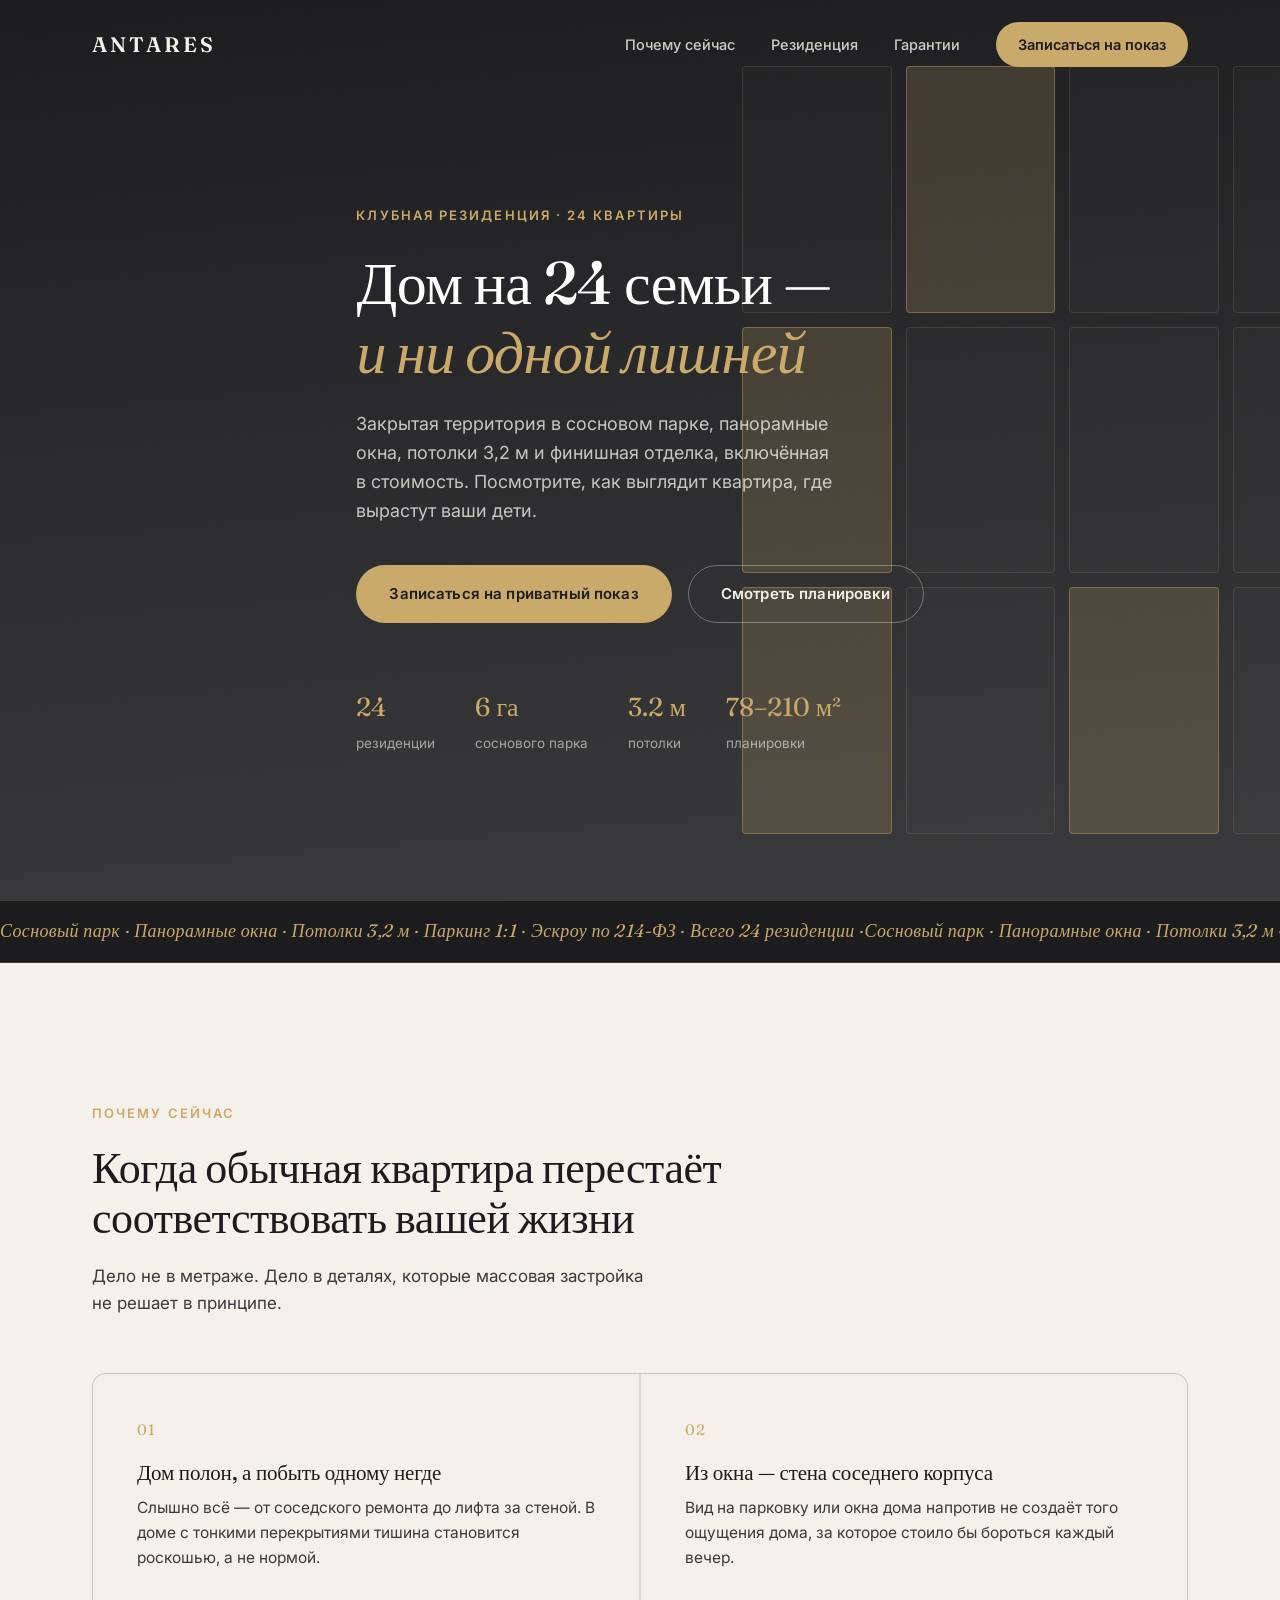
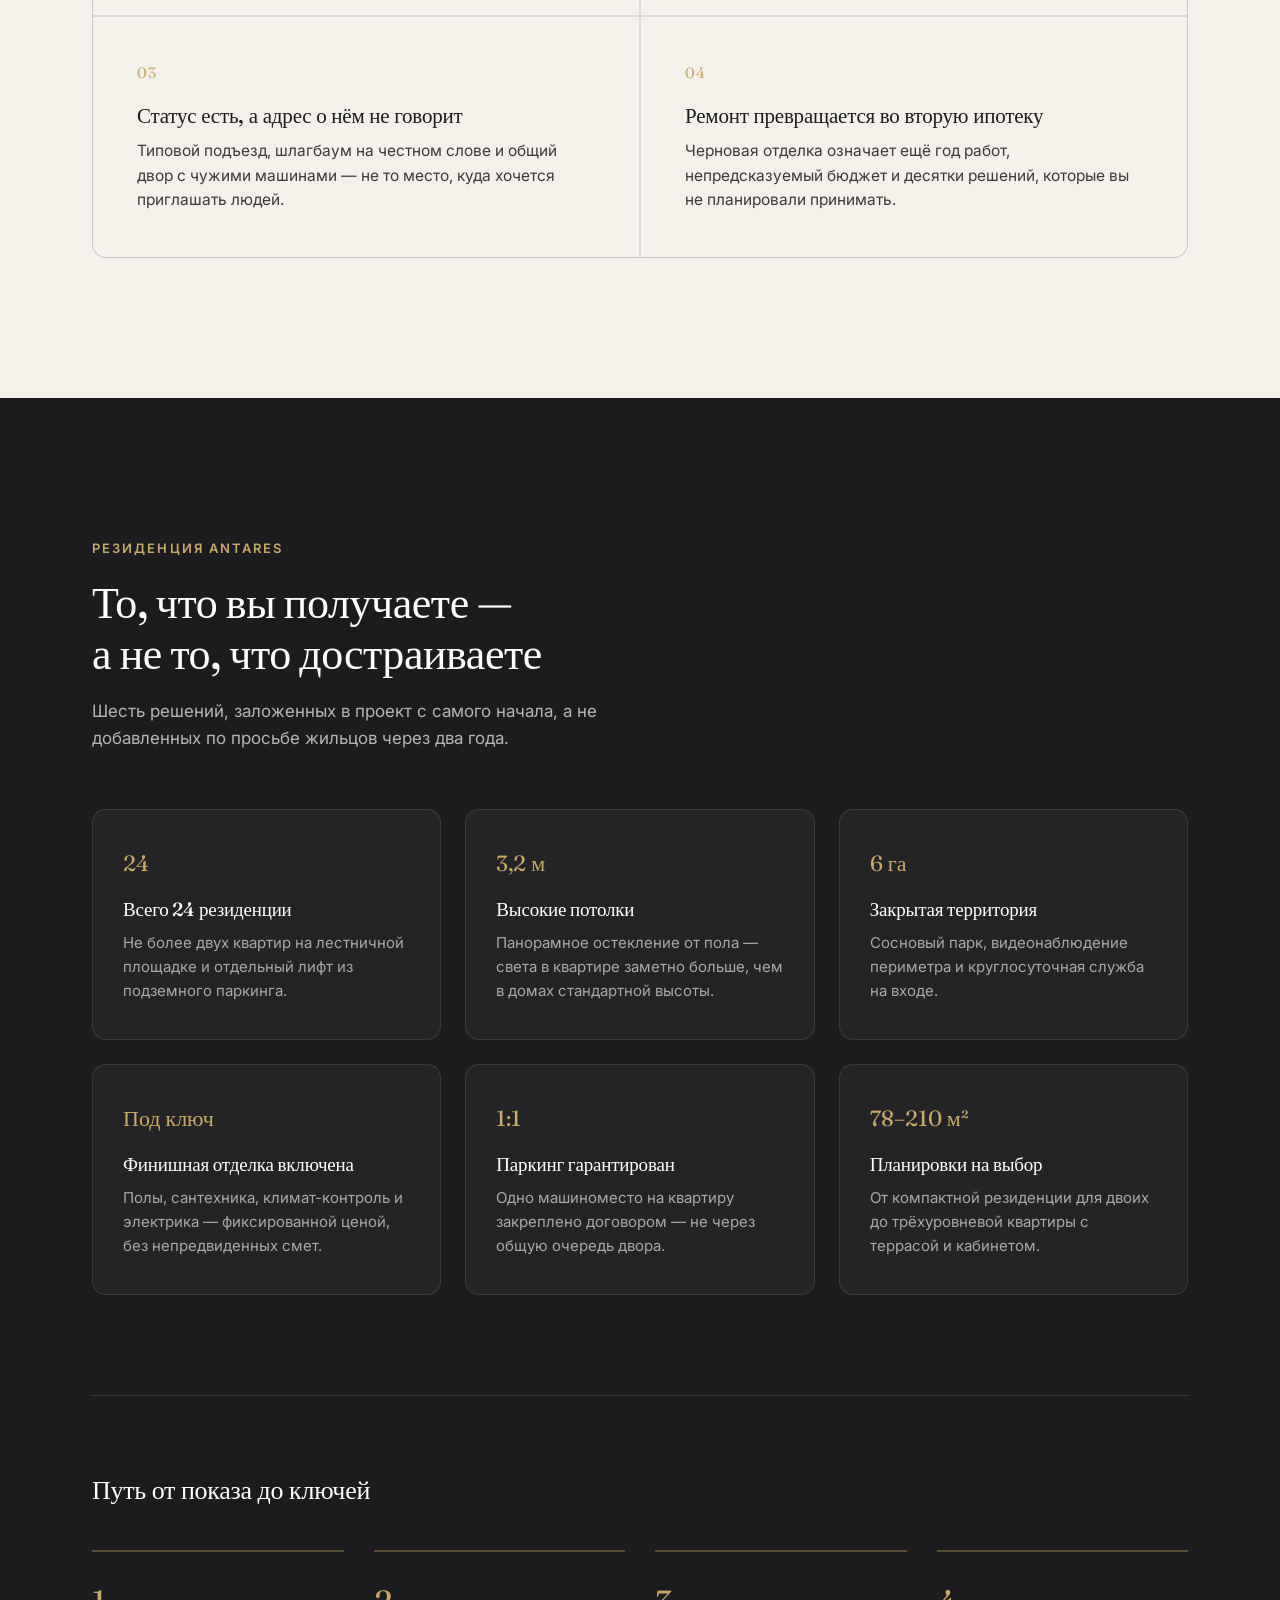
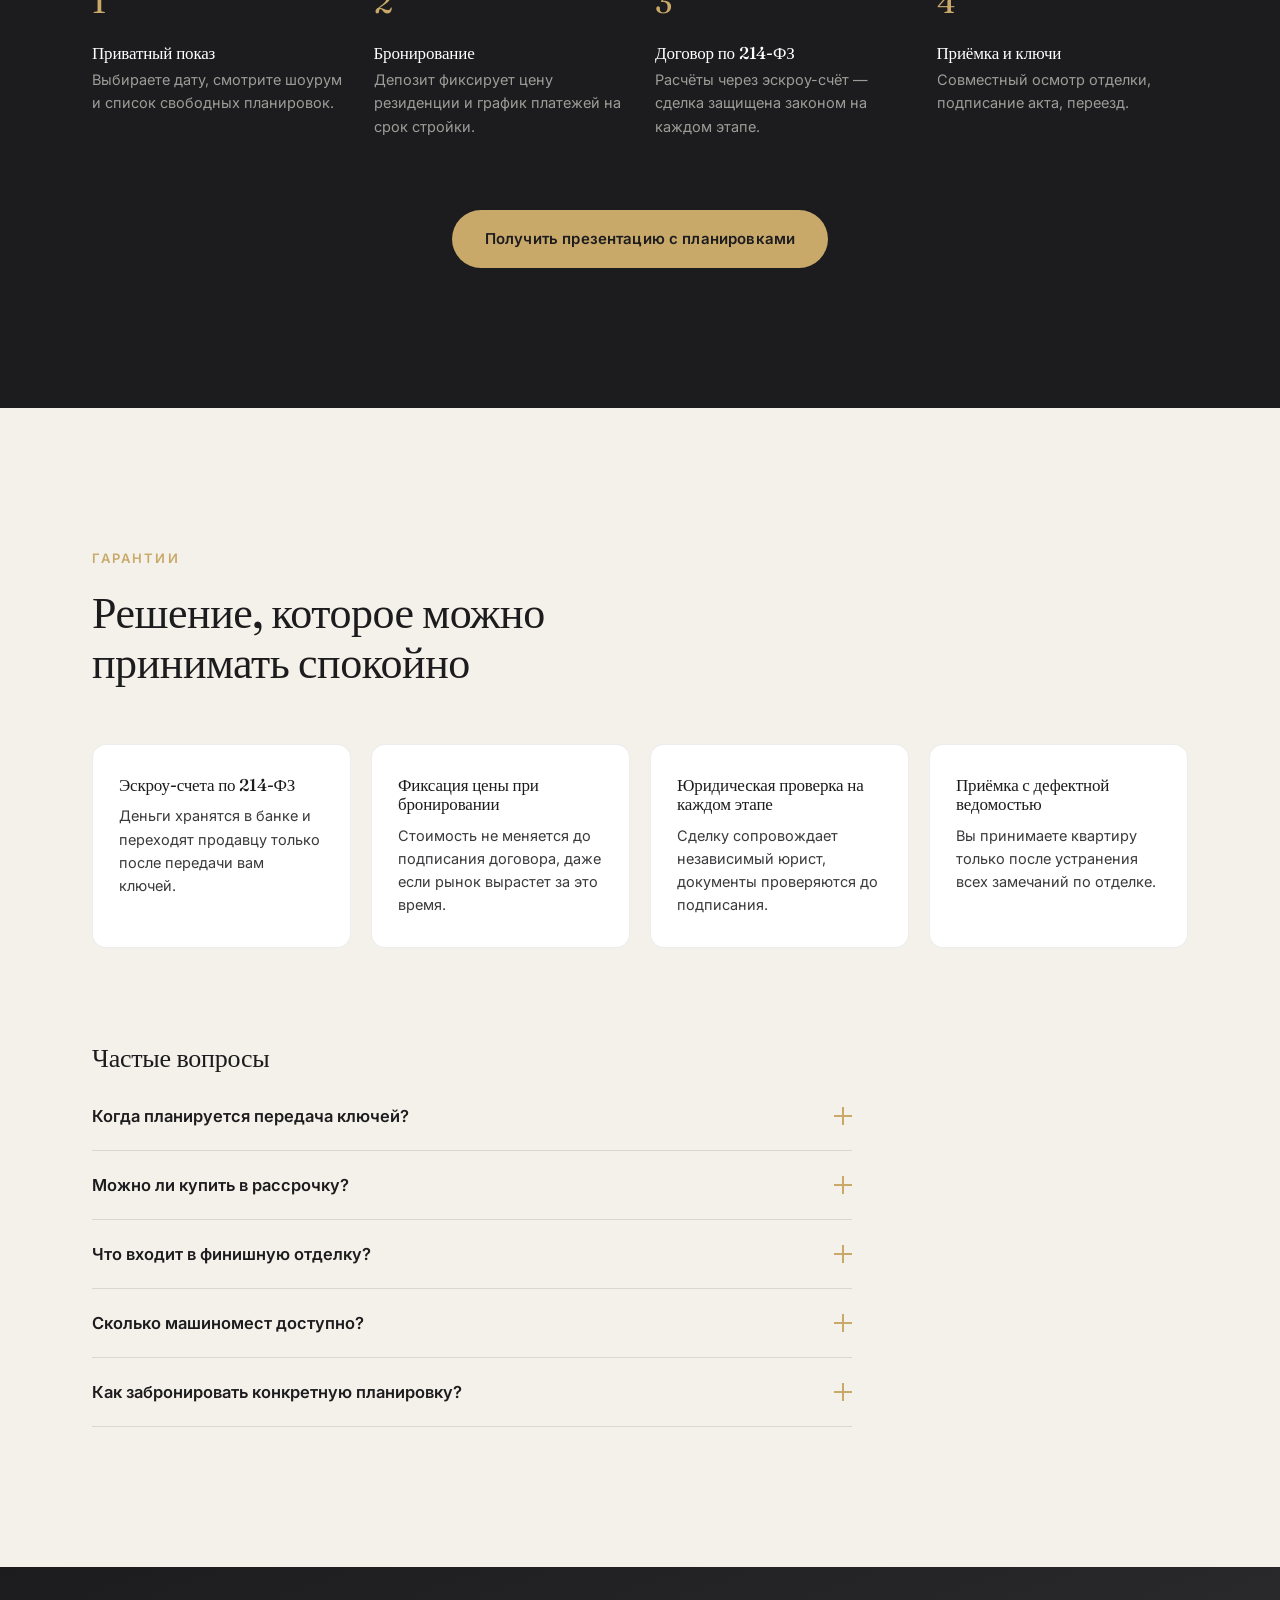
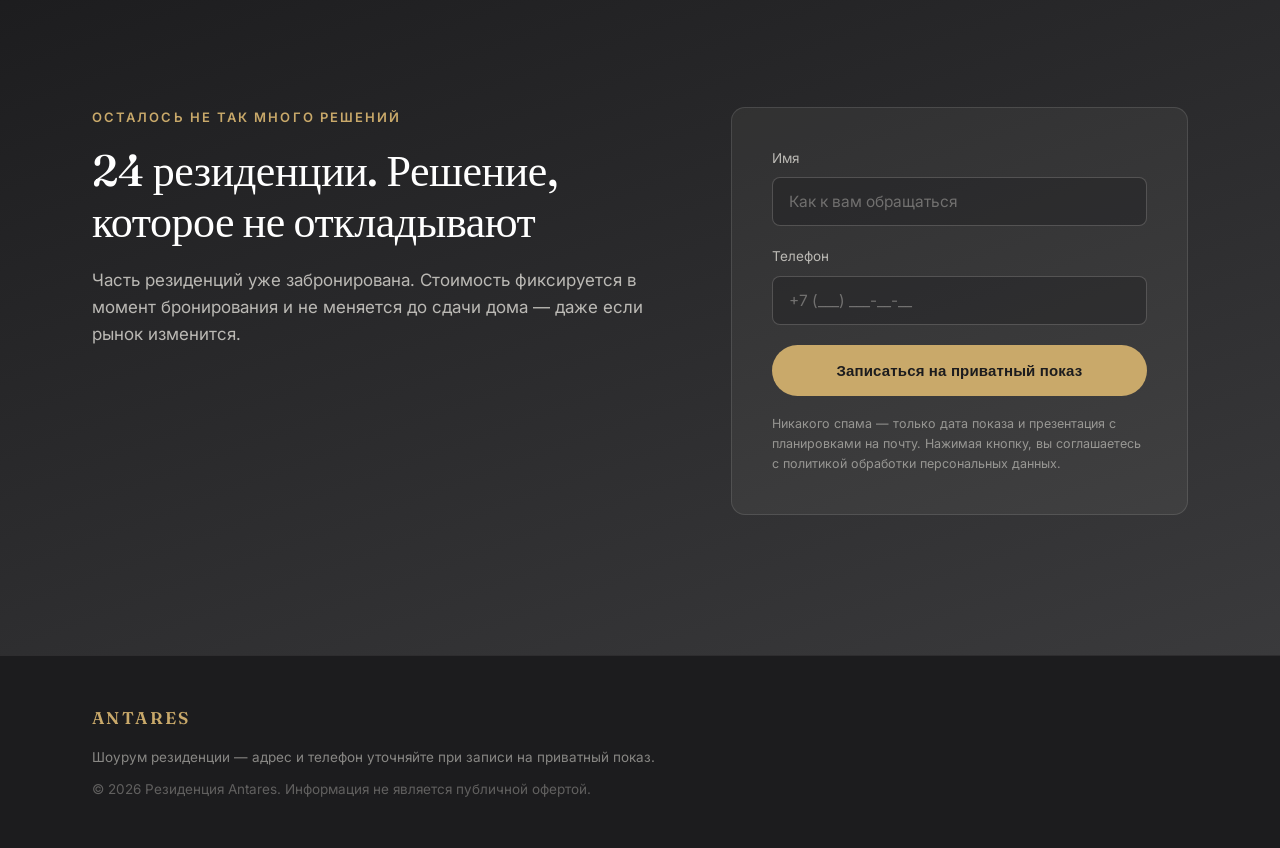
<file: landing-realestate/index.html>
<!DOCTYPE html>
<html lang="ru">
<head>
<meta charset="UTF-8">
<meta name="viewport" content="width=device-width, initial-scale=1.0">
<title>Резиденция Antares — 24 квартиры в сосновом парке</title>
<meta name="description" content="Резиденция Antares: 24 квартиры на 6 га соснового парка, потолки 3,2 м, финишная отделка в стоимости и гарантированное машиноместо. Запись на приватный показ.">
<link rel="preconnect" href="https://fonts.googleapis.com">
<link rel="preconnect" href="https://fonts.gstatic.com" crossorigin>
<link href="https://fonts.googleapis.com/css2?family=Fraunces:opsz,wght@9..144,400;9..144,500;9..144,600;9..144,700&family=Inter:wght@400;500;600;700&display=swap" rel="stylesheet">
<link rel="stylesheet" href="style.css">
</head>
<body>

<div class="noise-overlay" aria-hidden="true"></div>

<header class="site-header" id="up">
  <div class="container header-inner">
    <a href="#up" class="logo">ANTARES</a>

    <nav class="main-nav" id="main-nav">
      <a href="#context">Почему сейчас</a>
      <a href="#residence">Резиденция</a>
      <a href="#guarantees">Гарантии</a>
      <a href="#contact" class="nav-cta">Записаться на показ</a>
    </nav>

    <button class="burger" id="burger" aria-label="Открыть меню" aria-expanded="false">
      <span></span><span></span><span></span>
    </button>
  </div>
</header>

<main>

  <!-- ============ HERO ============ -->
  <section class="hero" id="hero">
    <div class="hero-bg" aria-hidden="true">
      <div class="spotlight" id="spotlight"></div>
      <div class="facade" id="facade">
        <div class="window w1"></div><div class="window w2"></div><div class="window w3"></div>
        <div class="window w4"></div><div class="window w5"></div><div class="window w6"></div>
        <div class="window w7"></div><div class="window w8"></div><div class="window w9"></div>
        <div class="window w10"></div><div class="window w11"></div><div class="window w12"></div>
      </div>
    </div>

    <div class="container hero-inner">
      <p class="eyebrow">Клубная резиденция · 24 квартиры</p>
      <h1>Дом на 24&nbsp;семьи —<br><em>и ни одной лишней</em></h1>
      <p class="hero-lead">
        Закрытая территория в сосновом парке, панорамные окна, потолки 3,2&nbsp;м
        и финишная отделка, включённая в стоимость. Посмотрите, как выглядит
        квартира, где вырастут ваши дети.
      </p>

      <div class="hero-actions">
        <a href="#contact" class="btn btn-gold">Записаться на приватный показ</a>
        <a href="#residence" class="btn btn-ghost">Смотреть планировки</a>
      </div>

      <ul class="hero-stats">
        <li><span class="stat-num" data-target="24">0</span>резиденции</li>
        <li><span class="stat-num" data-target="6" data-suffix="&nbsp;га">0</span>соснового парка</li>
        <li><span class="stat-num" data-target="3.2" data-decimals="1" data-suffix="&nbsp;м">0</span>потолки</li>
        <li><span class="stat-value">78–210 м²</span>планировки</li>
      </ul>
    </div>
  </section>

  <!-- ============ MARQUEE ============ -->
  <div class="marquee" aria-hidden="true">
    <div class="marquee-track">
      <span>Сосновый парк · Панорамные окна · Потолки 3,2 м · Паркинг 1:1 · Эскроу по 214-ФЗ · Всего 24 резиденции · </span>
      <span>Сосновый парк · Панорамные окна · Потолки 3,2 м · Паркинг 1:1 · Эскроу по 214-ФЗ · Всего 24 резиденции · </span>
    </div>
  </div>

  <!-- ============ PROBLEM ============ -->
  <section class="problem" id="context">
    <div class="container">
      <p class="section-eyebrow">Почему сейчас</p>
      <h2>Когда обычная квартира перестаёт<br>соответствовать вашей жизни</h2>
      <p class="section-lead">
        Дело не в метраже. Дело в деталях, которые массовая застройка
        не решает в принципе.
      </p>

      <div class="problem-grid">
        <div class="problem-card">
          <span class="problem-num">01</span>
          <h3>Дом полон, а побыть одному негде</h3>
          <p>Слышно всё — от соседского ремонта до лифта за стеной. В доме с тонкими перекрытиями тишина становится роскошью, а не нормой.</p>
        </div>
        <div class="problem-card">
          <span class="problem-num">02</span>
          <h3>Из окна — стена соседнего корпуса</h3>
          <p>Вид на парковку или окна дома напротив не создаёт того ощущения дома, за которое стоило бы бороться каждый вечер.</p>
        </div>
        <div class="problem-card">
          <span class="problem-num">03</span>
          <h3>Статус есть, а адрес о нём не говорит</h3>
          <p>Типовой подъезд, шлагбаум на честном слове и общий двор с чужими машинами — не то место, куда хочется приглашать людей.</p>
        </div>
        <div class="problem-card">
          <span class="problem-num">04</span>
          <h3>Ремонт превращается во вторую ипотеку</h3>
          <p>Черновая отделка означает ещё год работ, непредсказуемый бюджет и десятки решений, которые вы не планировали принимать.</p>
        </div>
      </div>
    </div>
  </section>

  <!-- ============ SOLUTION ============ -->
  <section class="solution" id="residence">
    <div class="container">
      <p class="section-eyebrow section-eyebrow--light">Резиденция Antares</p>
      <h2 class="light-heading">То, что вы получаете —<br>а не то, что достраиваете</h2>
      <p class="section-lead section-lead--light">
        Шесть решений, заложенных в проект с самого начала, а не добавленных
        по просьбе жильцов через два года.
      </p>

      <div class="feature-grid">
        <div class="feature-card">
          <span class="feature-tag">24</span>
          <h3>Всего 24 резиденции</h3>
          <p>Не более двух квартир на лестничной площадке и отдельный лифт из подземного паркинга.</p>
        </div>
        <div class="feature-card">
          <span class="feature-tag">3,2 м</span>
          <h3>Высокие потолки</h3>
          <p>Панорамное остекление от пола — света в квартире заметно больше, чем в домах стандартной высоты.</p>
        </div>
        <div class="feature-card">
          <span class="feature-tag">6 га</span>
          <h3>Закрытая территория</h3>
          <p>Сосновый парк, видеонаблюдение периметра и круглосуточная служба на входе.</p>
        </div>
        <div class="feature-card">
          <span class="feature-tag">Под ключ</span>
          <h3>Финишная отделка включена</h3>
          <p>Полы, сантехника, климат-контроль и электрика — фиксированной ценой, без непредвиденных смет.</p>
        </div>
        <div class="feature-card">
          <span class="feature-tag">1:1</span>
          <h3>Паркинг гарантирован</h3>
          <p>Одно машиноместо на квартиру закреплено договором — не через общую очередь двора.</p>
        </div>
        <div class="feature-card">
          <span class="feature-tag">78–210 м²</span>
          <h3>Планировки на выбор</h3>
          <p>От компактной резиденции для двоих до трёхуровневой квартиры с террасой и кабинетом.</p>
        </div>
      </div>

      <div class="process">
        <h3 class="process-title">Путь от показа до ключей</h3>
        <ol class="process-steps">
          <li>
            <span class="process-step-num">1</span>
            <div>
              <h4>Приватный показ</h4>
              <p>Выбираете дату, смотрите шоурум и список свободных планировок.</p>
            </div>
          </li>
          <li>
            <span class="process-step-num">2</span>
            <div>
              <h4>Бронирование</h4>
              <p>Депозит фиксирует цену резиденции и график платежей на срок стройки.</p>
            </div>
          </li>
          <li>
            <span class="process-step-num">3</span>
            <div>
              <h4>Договор по 214-ФЗ</h4>
              <p>Расчёты через эскроу-счёт — сделка защищена законом на каждом этапе.</p>
            </div>
          </li>
          <li>
            <span class="process-step-num">4</span>
            <div>
              <h4>Приёмка и ключи</h4>
              <p>Совместный осмотр отделки, подписание акта, переезд.</p>
            </div>
          </li>
        </ol>
      </div>

      <div class="solution-cta">
        <a href="#contact" class="btn btn-gold">Получить презентацию с планировками</a>
      </div>
    </div>
  </section>

  <!-- ============ TRUST ============ -->
  <section class="trust" id="guarantees">
    <div class="container">
      <p class="section-eyebrow">Гарантии</p>
      <h2>Решение, которое можно<br>принимать спокойно</h2>

      <div class="guarantee-grid">
        <div class="guarantee-card">
          <h3>Эскроу-счета по 214-ФЗ</h3>
          <p>Деньги хранятся в банке и переходят продавцу только после передачи вам ключей.</p>
        </div>
        <div class="guarantee-card">
          <h3>Фиксация цены при бронировании</h3>
          <p>Стоимость не меняется до подписания договора, даже если рынок вырастет за это время.</p>
        </div>
        <div class="guarantee-card">
          <h3>Юридическая проверка на каждом этапе</h3>
          <p>Сделку сопровождает независимый юрист, документы проверяются до подписания.</p>
        </div>
        <div class="guarantee-card">
          <h3>Приёмка с дефектной ведомостью</h3>
          <p>Вы принимаете квартиру только после устранения всех замечаний по отделке.</p>
        </div>
      </div>

      <div class="faq">
        <h3 class="faq-title">Частые вопросы</h3>

        <div class="faq-item">
          <button class="faq-question" aria-expanded="false">
            Когда планируется передача ключей?
            <span class="faq-icon" aria-hidden="true"></span>
          </button>
          <div class="faq-answer">
            <p>Точная дата фиксируется в договоре и уточняется на приватном показе — она зависит от выбранной очереди строительства.</p>
          </div>
        </div>

        <div class="faq-item">
          <button class="faq-question" aria-expanded="false">
            Можно ли купить в рассрочку?
            <span class="faq-icon" aria-hidden="true"></span>
          </button>
          <div class="faq-answer">
            <p>Да, доступна рассрочка от застройщика и аккредитация в нескольких банках — условия обсуждаются индивидуально на показе.</p>
          </div>
        </div>

        <div class="faq-item">
          <button class="faq-question" aria-expanded="false">
            Что входит в финишную отделку?
            <span class="faq-icon" aria-hidden="true"></span>
          </button>
          <div class="faq-answer">
            <p>Напольные покрытия, сантехника, встроенная система климат-контроля и электрика. Кухонная мебель и техника — отдельной опцией.</p>
          </div>
        </div>

        <div class="faq-item">
          <button class="faq-question" aria-expanded="false">
            Сколько машиномест доступно?
            <span class="faq-icon" aria-hidden="true"></span>
          </button>
          <div class="faq-answer">
            <p>Одно место в подземном паркинге закрепляется за каждой резиденцией и фиксируется в договоре.</p>
          </div>
        </div>

        <div class="faq-item">
          <button class="faq-question" aria-expanded="false">
            Как забронировать конкретную планировку?
            <span class="faq-icon" aria-hidden="true"></span>
          </button>
          <div class="faq-answer">
            <p>Забронировать можно на приватном показе или сразу после него — бронь фиксируется депозитом.</p>
          </div>
        </div>
      </div>
    </div>
  </section>

  <!-- ============ FINAL CTA ============ -->
  <section class="final-cta" id="contact">
    <div class="container final-cta-inner">
      <div class="final-cta-text">
        <p class="section-eyebrow section-eyebrow--light">Осталось не так много решений</p>
        <h2 class="light-heading">24 резиденции. Решение,<br>которое не откладывают</h2>
        <p class="section-lead section-lead--light">
          Часть резиденций уже забронирована. Стоимость фиксируется в момент
          бронирования и не меняется до сдачи дома — даже если рынок изменится.
        </p>
      </div>

      <form class="contact-form" id="contact-form" novalidate>
        <div class="form-success" id="form-success" hidden>
          <h3>Заявка принята</h3>
          <p>Мы свяжемся с вами, чтобы подобрать удобное время показа и отправить презентацию с планировками.</p>
        </div>

        <div class="form-fields" id="form-fields">
          <label class="field">
            <span>Имя</span>
            <input type="text" name="name" required placeholder="Как к вам обращаться">
          </label>
          <label class="field">
            <span>Телефон</span>
            <input type="tel" name="phone" required placeholder="+7 (___) ___-__-__">
          </label>
          <button type="submit" class="btn btn-gold btn-block">Записаться на приватный показ</button>
          <p class="form-note">
            Никакого спама — только дата показа и презентация с планировками на почту.
            Нажимая кнопку, вы соглашаетесь с политикой обработки персональных данных.
          </p>
        </div>
      </form>
    </div>
  </section>

</main>

<footer class="site-footer">
  <div class="container footer-inner">
    <span class="logo logo--footer">ANTARES</span>
    <p>Шоурум резиденции — адрес и телефон уточняйте при записи на приватный показ.</p>
    <p class="footer-legal">© 2026 Резиденция Antares. Информация не является публичной офертой.</p>
  </div>
</footer>

<script src="script.js"></script>
</body>
</html>
</file>
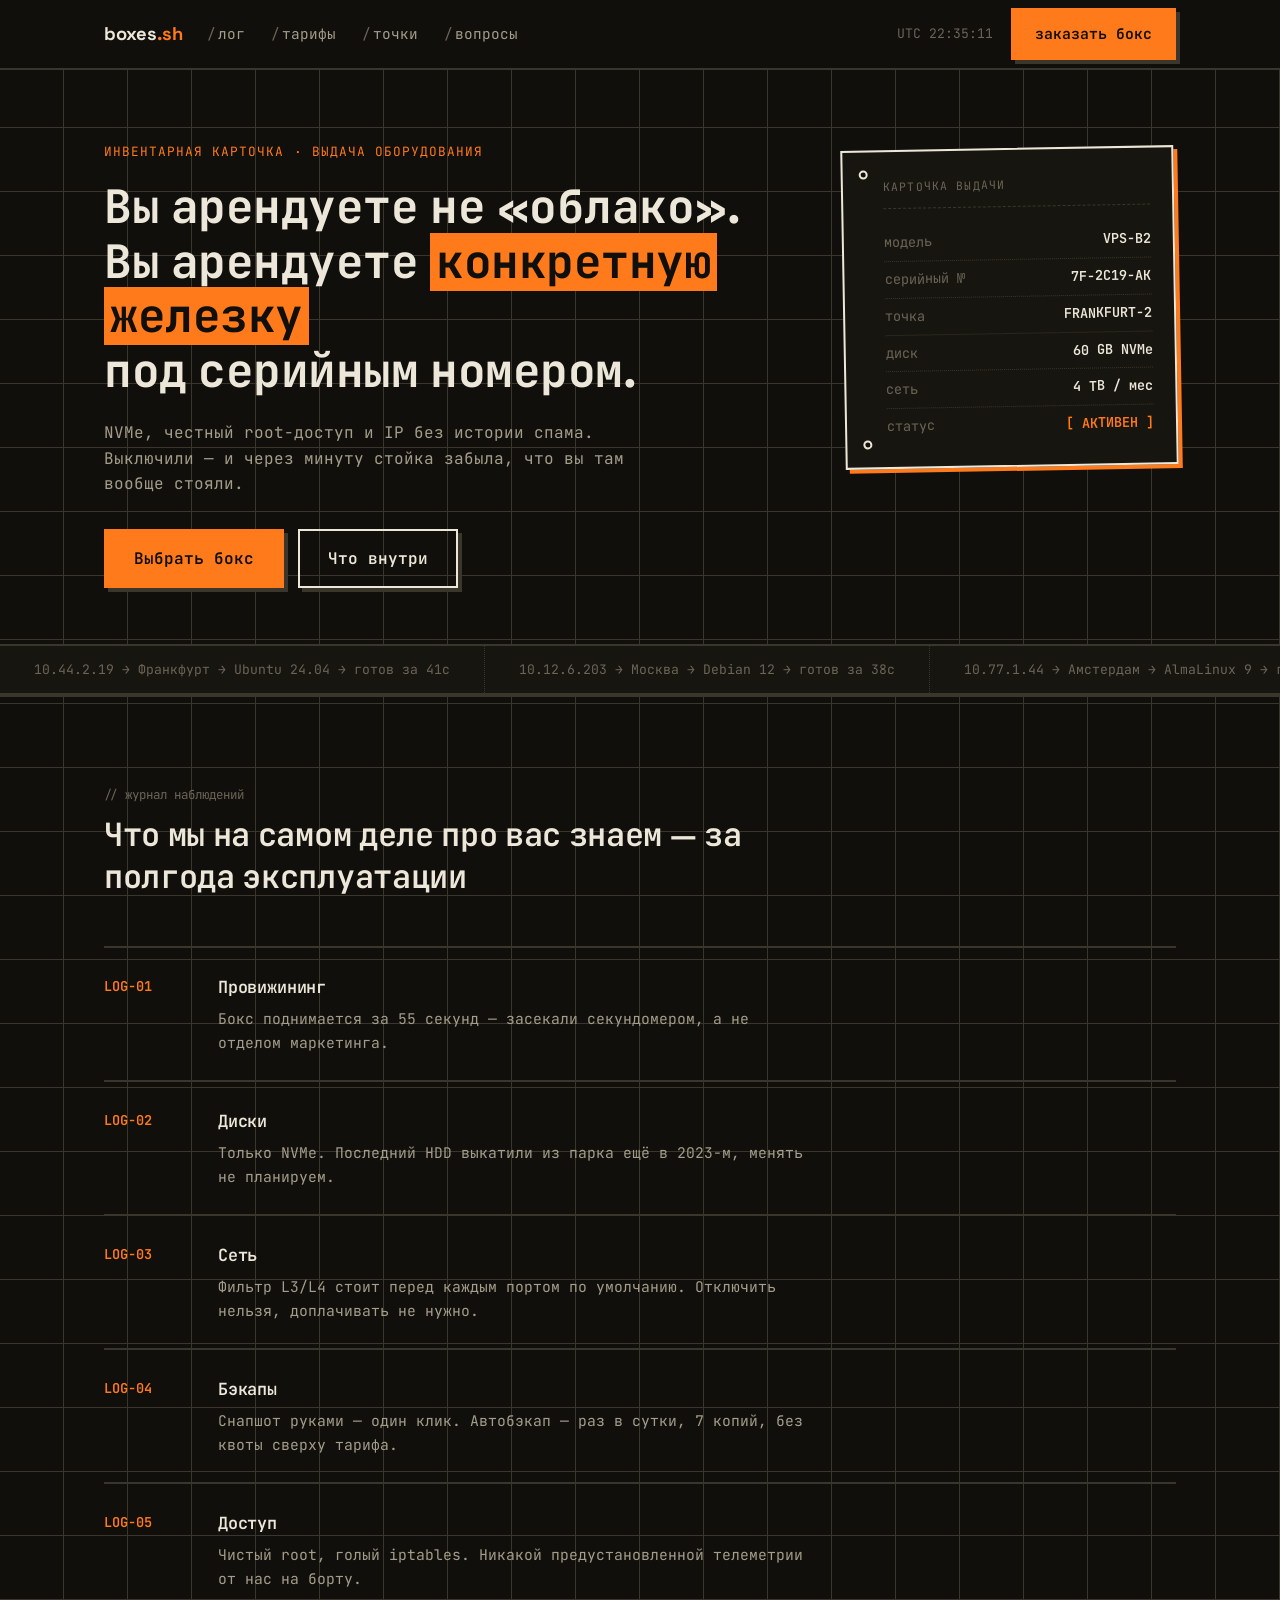
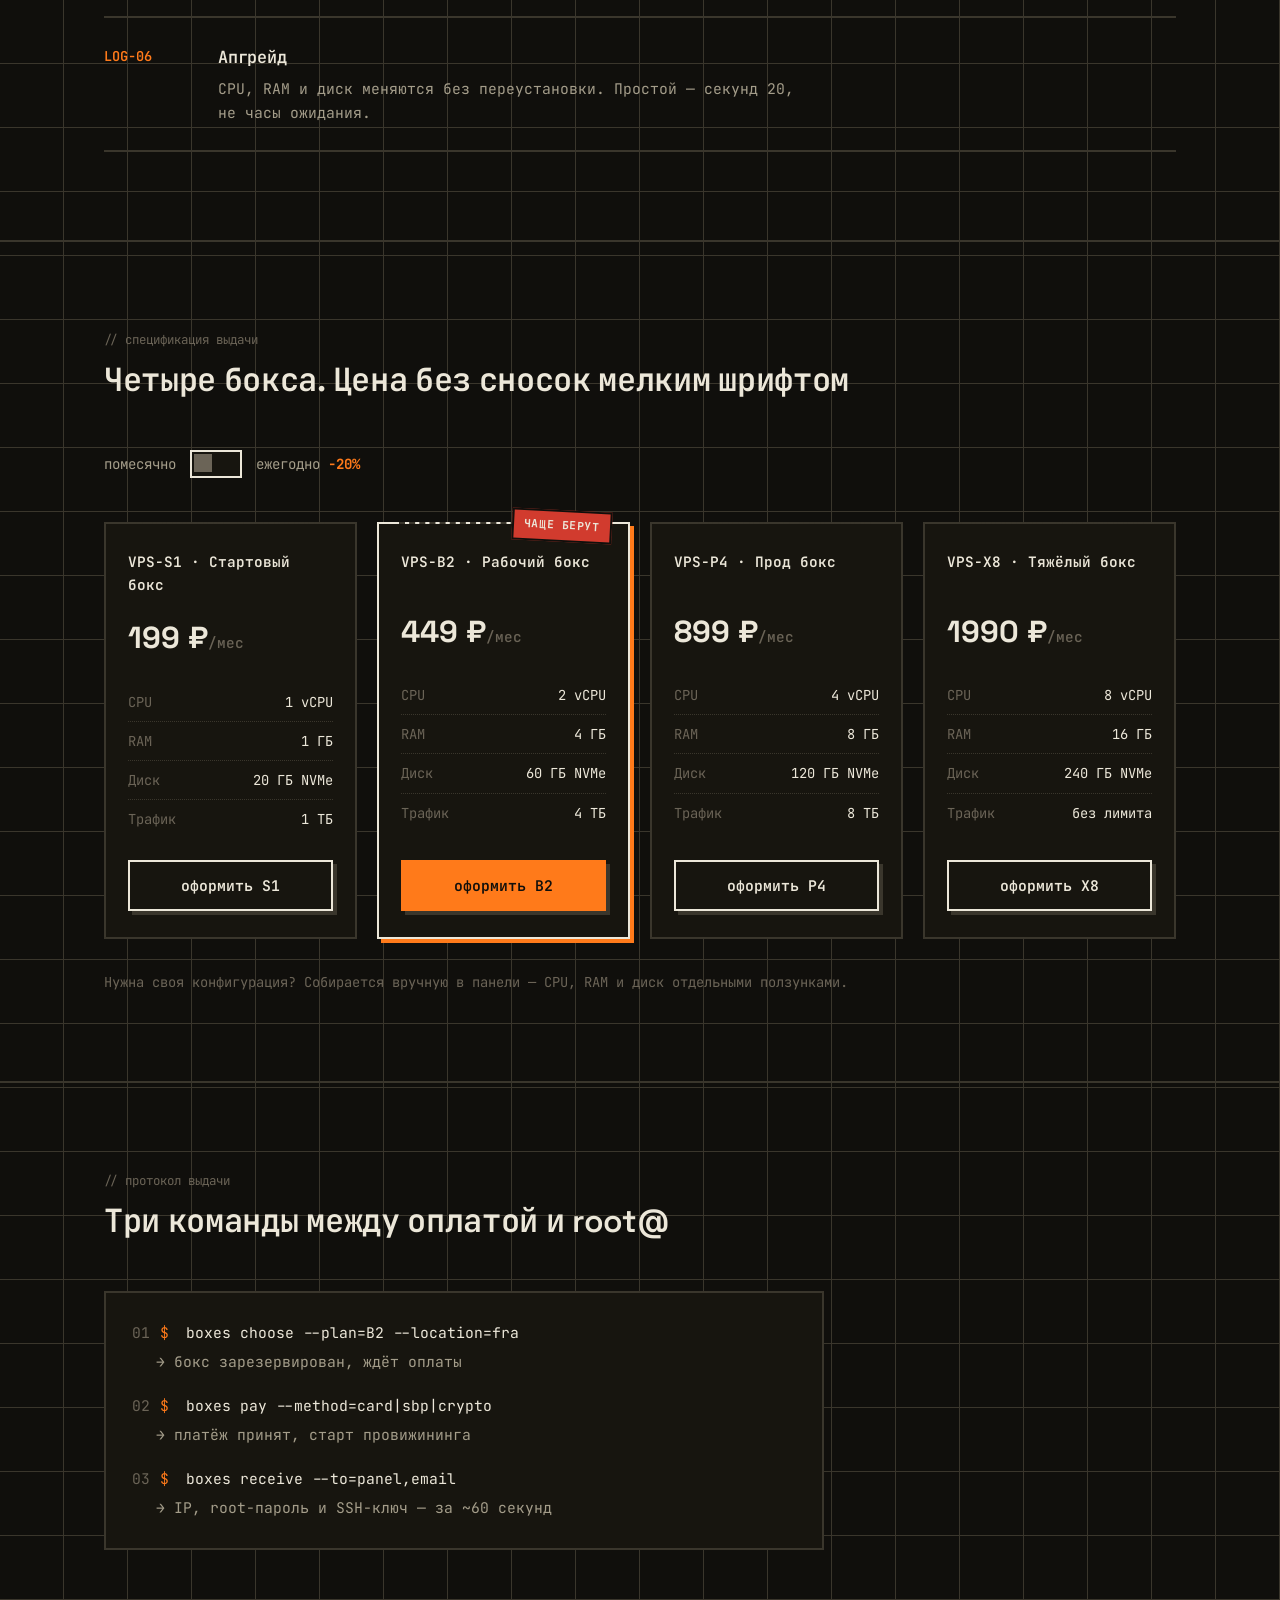
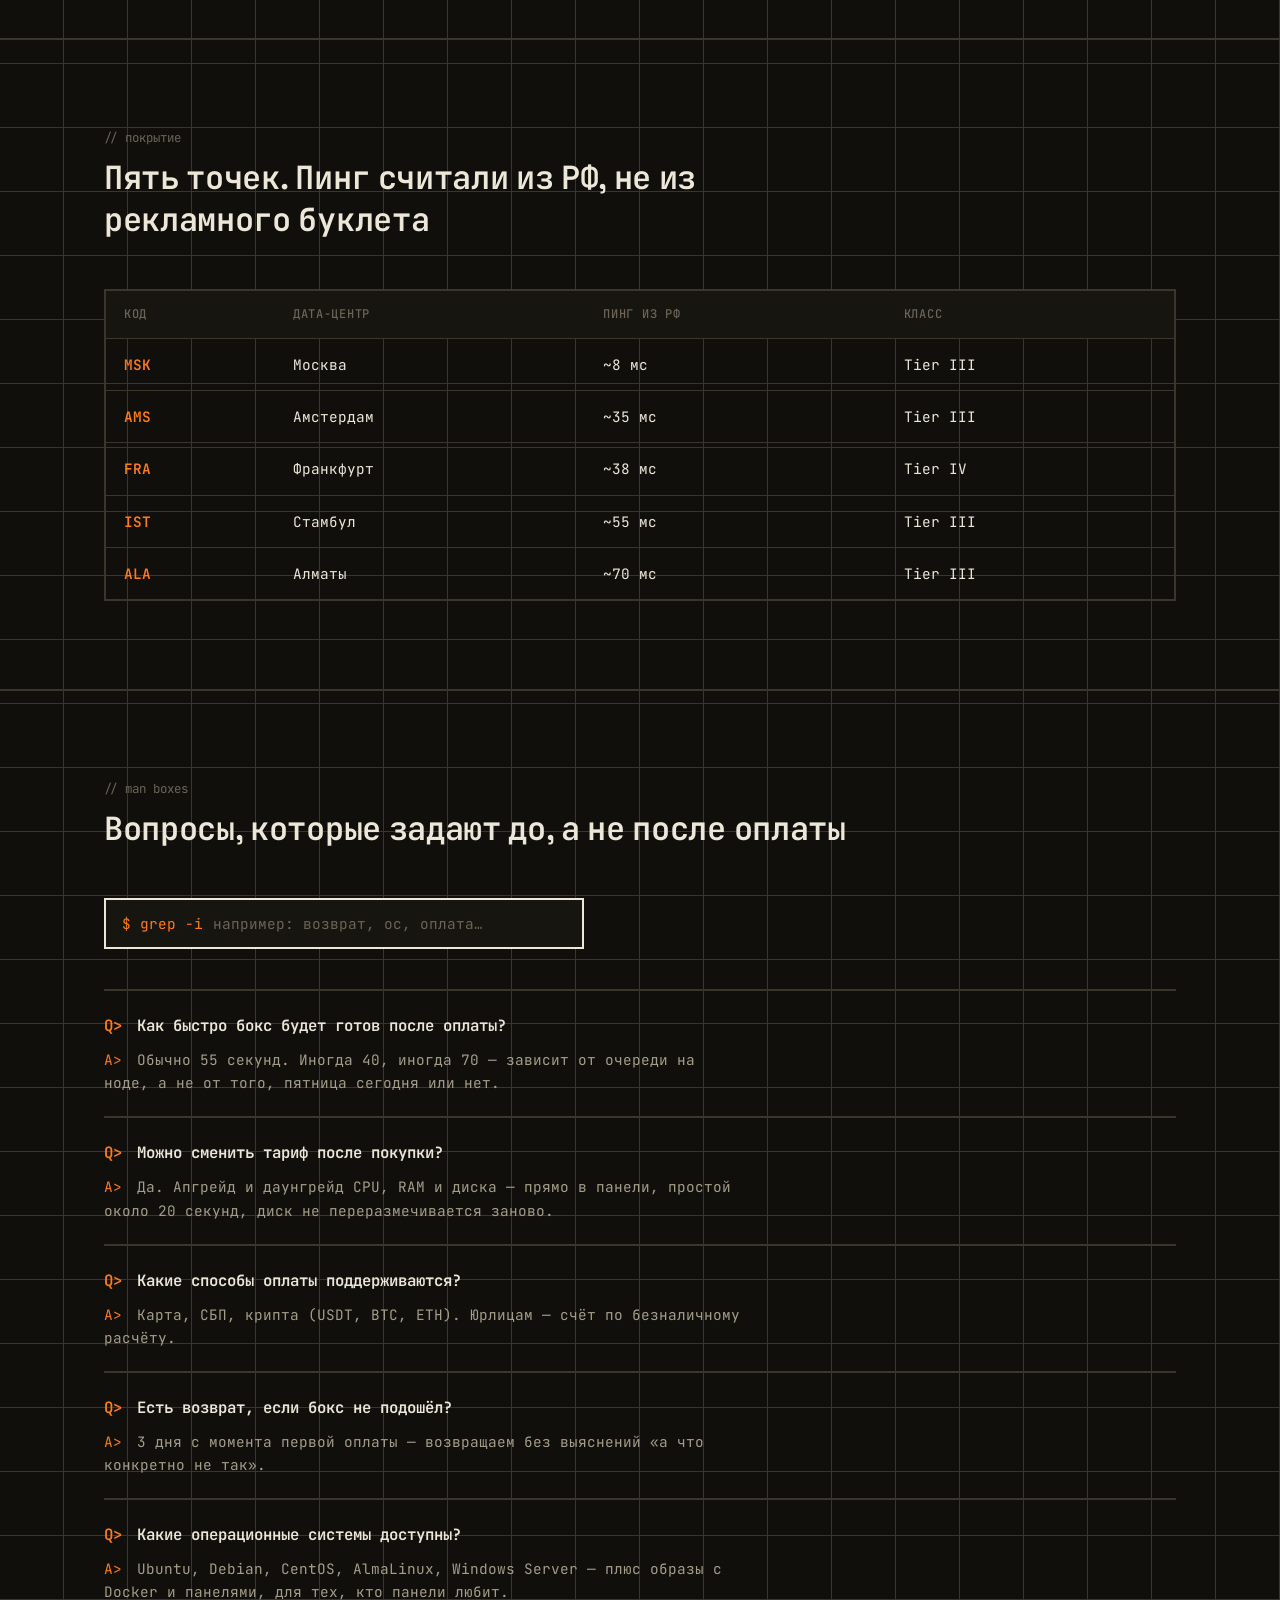
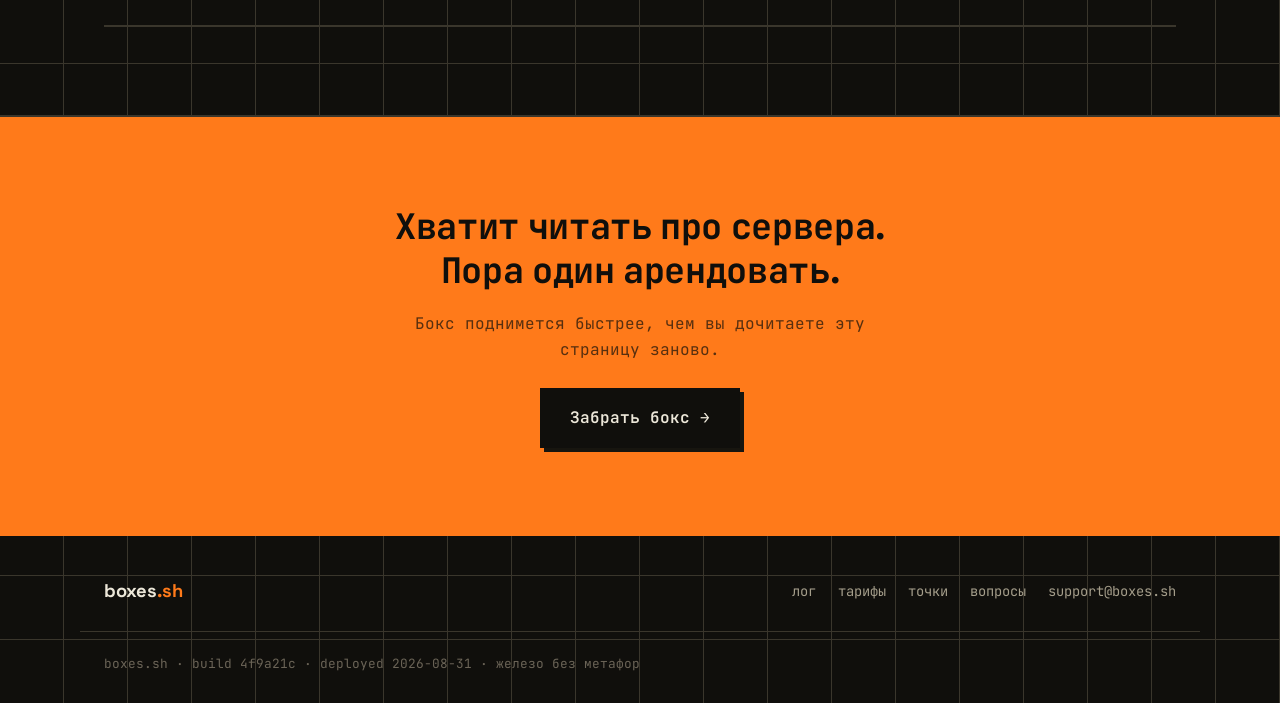
<file: landing/index.html>
<!DOCTYPE html>
<html lang="ru">
<head>
<meta charset="UTF-8">
<meta name="viewport" content="width=device-width, initial-scale=1.0">
<title>boxes.sh — аренда VPS без облачных метафор</title>
<meta name="description" content="boxes.sh сдаёт в аренду конкретные виртуальные машины с серийным номером: NVMe, честный root, поднимаются за 55 секунд. Без 'облака', без переплаты за маркетинг.">
<link rel="preconnect" href="https://fonts.googleapis.com">
<link rel="preconnect" href="https://fonts.gstatic.com" crossorigin>
<link href="https://fonts.googleapis.com/css2?family=Space+Grotesk:wght@500;600;700&family=JetBrains+Mono:wght@400;500;600;700&display=swap" rel="stylesheet">
<link rel="stylesheet" href="style.css">
</head>
<body>

<div class="scroll-progress" id="scroll-progress" aria-hidden="true"></div>

<header class="site-header" id="top">
  <div class="wrap header-inner">
    <a href="#top" class="logo">boxes<span class="logo-ext">.sh</span></a>

    <div class="nav-drawer" id="nav-drawer">
      <nav class="main-nav" id="main-nav">
        <a href="#log">лог</a>
        <a href="#spec">тарифы</a>
        <a href="#coverage">точки</a>
        <a href="#faq">вопросы</a>
      </nav>

      <div class="header-right">
        <span class="clock" id="clock" aria-label="Текущее время UTC">UTC --:--:--</span>
        <a href="#spec" class="btn btn-solid">заказать бокс</a>
      </div>
    </div>

    <button class="burger" id="burger" aria-label="Открыть меню" aria-expanded="false">
      <span></span><span></span><span></span>
    </button>
  </div>
</header>

<main>

  <!-- ============ HERO ============ -->
  <section class="hero">
    <div class="wrap hero-inner">
      <div class="hero-copy">
        <p class="kicker">инвентарная карточка · выдача оборудования</p>
        <h1>
          Вы арендуете не «облако».<br>
          Вы арендуете <span class="mark">конкретную железку</span><br>
          под серийным номером.
        </h1>
        <p class="hero-sub">
          NVMe, честный root-доступ и IP без истории спама. Выключили —
          и через минуту стойка забыла, что вы там вообще стояли.
        </p>

        <div class="hero-actions">
          <a href="#spec" class="btn btn-solid btn-lg">Выбрать бокс</a>
          <a href="#log" class="btn btn-line btn-lg">Что внутри</a>
        </div>
      </div>

      <aside class="nameplate" aria-label="Пример карточки сервера">
        <p class="nameplate-title">карточка выдачи</p>
        <dl class="nameplate-rows">
          <div><dt>модель</dt><dd>VPS-B2</dd></div>
          <div><dt>серийный №</dt><dd>7F-2C19-AK</dd></div>
          <div><dt>точка</dt><dd>FRANKFURT-2</dd></div>
          <div><dt>диск</dt><dd>60 GB NVMe</dd></div>
          <div><dt>сеть</dt><dd>4 TB / мес</dd></div>
          <div><dt>статус</dt><dd class="status-armed">[ АКТИВЕН ]</dd></div>
        </dl>
      </aside>
    </div>

    <div class="ticker" aria-hidden="true">
      <div class="ticker-track">
        <span>10.44.2.19 → Франкфурт → Ubuntu 24.04 → готов за 41с</span>
        <span>10.12.6.203 → Москва → Debian 12 → готов за 38с</span>
        <span>10.77.1.44 → Амстердам → AlmaLinux 9 → готов за 52с</span>
        <span>10.9.14.71 → Стамбул → Docker CE → готов за 49с</span>
        <span>10.31.0.156 → Алматы → Windows Server → готов за 61с</span>
        <span>10.44.2.19 → Франкфурт → Ubuntu 24.04 → готов за 41с</span>
        <span>10.12.6.203 → Москва → Debian 12 → готов за 38с</span>
        <span>10.77.1.44 → Амстердам → AlmaLinux 9 → готов за 52с</span>
        <span>10.9.14.71 → Стамбул → Docker CE → готов за 49с</span>
        <span>10.31.0.156 → Алматы → Windows Server → готов за 61с</span>
      </div>
    </div>
  </section>

  <!-- ============ LOG (features) ============ -->
  <section class="log-section" id="log">
    <div class="wrap">
      <p class="section-eyebrow">// журнал наблюдений</p>
      <h2 class="section-title">Что мы на самом деле про вас знаем — за полгода эксплуатации</h2>

      <ol class="log-list">
        <li>
          <span class="log-id">LOG&#8209;01</span>
          <div class="log-body">
            <h3>Провижининг</h3>
            <p>Бокс поднимается за 55 секунд — засекали секундомером, а не отделом маркетинга.</p>
          </div>
        </li>
        <li>
          <span class="log-id">LOG&#8209;02</span>
          <div class="log-body">
            <h3>Диски</h3>
            <p>Только NVMe. Последний HDD выкатили из парка ещё в 2023-м, менять не планируем.</p>
          </div>
        </li>
        <li>
          <span class="log-id">LOG&#8209;03</span>
          <div class="log-body">
            <h3>Сеть</h3>
            <p>Фильтр L3/L4 стоит перед каждым портом по умолчанию. Отключить нельзя, доплачивать не нужно.</p>
          </div>
        </li>
        <li>
          <span class="log-id">LOG&#8209;04</span>
          <div class="log-body">
            <h3>Бэкапы</h3>
            <p>Снапшот руками — один клик. Автобэкап — раз в сутки, 7 копий, без квоты сверху тарифа.</p>
          </div>
        </li>
        <li>
          <span class="log-id">LOG&#8209;05</span>
          <div class="log-body">
            <h3>Доступ</h3>
            <p>Чистый root, голый iptables. Никакой предустановленной телеметрии от нас на борту.</p>
          </div>
        </li>
        <li>
          <span class="log-id">LOG&#8209;06</span>
          <div class="log-body">
            <h3>Апгрейд</h3>
            <p>CPU, RAM и диск меняются без переустановки. Простой — секунд 20, не часы ожидания.</p>
          </div>
        </li>
      </ol>
    </div>
  </section>

  <!-- ============ SPEC SHEET (pricing) ============ -->
  <section class="spec-section" id="spec">
    <div class="wrap">
      <p class="section-eyebrow">// спецификация выдачи</p>
      <h2 class="section-title">Четыре бокса. Цена без сносок мелким шрифтом</h2>

      <div class="period-switch">
        <span class="period-label">помесячно</span>
        <label class="switch">
          <input type="checkbox" id="period-checkbox">
          <span class="switch-track" aria-hidden="true"></span>
        </label>
        <span class="period-label">ежегодно <b>−20%</b></span>
      </div>

      <div class="tags-grid">
        <article class="tag-card">
          <p class="tag-model">VPS&#8209;S1 · Стартовый бокс</p>
          <p class="tag-price">
            <span class="p-monthly">199 ₽</span><span class="p-yearly">159 ₽</span><span class="p-per">/мес</span>
          </p>
          <dl class="tag-specs">
            <div><dt>CPU</dt><dd>1 vCPU</dd></div>
            <div><dt>RAM</dt><dd>1 ГБ</dd></div>
            <div><dt>Диск</dt><dd>20 ГБ NVMe</dd></div>
            <div><dt>Трафик</dt><dd>1 ТБ</dd></div>
          </dl>
          <a href="#top" class="btn btn-line btn-block">оформить S1</a>
        </article>

        <article class="tag-card tag-card--stamped">
          <p class="stamp">чаще берут</p>
          <p class="tag-model">VPS&#8209;B2 · Рабочий бокс</p>
          <p class="tag-price">
            <span class="p-monthly">449 ₽</span><span class="p-yearly">359 ₽</span><span class="p-per">/мес</span>
          </p>
          <dl class="tag-specs">
            <div><dt>CPU</dt><dd>2 vCPU</dd></div>
            <div><dt>RAM</dt><dd>4 ГБ</dd></div>
            <div><dt>Диск</dt><dd>60 ГБ NVMe</dd></div>
            <div><dt>Трафик</dt><dd>4 ТБ</dd></div>
          </dl>
          <a href="#top" class="btn btn-solid btn-block">оформить B2</a>
        </article>

        <article class="tag-card">
          <p class="tag-model">VPS&#8209;P4 · Прод бокс</p>
          <p class="tag-price">
            <span class="p-monthly">899 ₽</span><span class="p-yearly">719 ₽</span><span class="p-per">/мес</span>
          </p>
          <dl class="tag-specs">
            <div><dt>CPU</dt><dd>4 vCPU</dd></div>
            <div><dt>RAM</dt><dd>8 ГБ</dd></div>
            <div><dt>Диск</dt><dd>120 ГБ NVMe</dd></div>
            <div><dt>Трафик</dt><dd>8 ТБ</dd></div>
          </dl>
          <a href="#top" class="btn btn-line btn-block">оформить P4</a>
        </article>

        <article class="tag-card">
          <p class="tag-model">VPS&#8209;X8 · Тяжёлый бокс</p>
          <p class="tag-price">
            <span class="p-monthly">1990 ₽</span><span class="p-yearly">1592 ₽</span><span class="p-per">/мес</span>
          </p>
          <dl class="tag-specs">
            <div><dt>CPU</dt><dd>8 vCPU</dd></div>
            <div><dt>RAM</dt><dd>16 ГБ</dd></div>
            <div><dt>Диск</dt><dd>240 ГБ NVMe</dd></div>
            <div><dt>Трафик</dt><dd>без лимита</dd></div>
          </dl>
          <a href="#top" class="btn btn-line btn-block">оформить X8</a>
        </article>
      </div>

      <p class="spec-note">Нужна своя конфигурация? Собирается вручную в панели — CPU, RAM и диск отдельными ползунками.</p>
    </div>
  </section>

  <!-- ============ PROTOCOL (how it works) ============ -->
  <section class="protocol-section">
    <div class="wrap">
      <p class="section-eyebrow">// протокол выдачи</p>
      <h2 class="section-title">Три команды между оплатой и root@</h2>

      <div class="protocol-shell">
        <p><span class="ps-num">01</span><span class="ps-prompt">$</span> boxes choose --plan=B2 --location=fra</p>
        <p class="ps-out">→ бокс зарезервирован, ждёт оплаты</p>
        <p><span class="ps-num">02</span><span class="ps-prompt">$</span> boxes pay --method=card|sbp|crypto</p>
        <p class="ps-out">→ платёж принят, старт провижининга</p>
        <p><span class="ps-num">03</span><span class="ps-prompt">$</span> boxes receive --to=panel,email</p>
        <p class="ps-out">→ IP, root-пароль и SSH-ключ — за ~60 секунд</p>
      </div>
    </div>
  </section>

  <!-- ============ COVERAGE (locations) ============ -->
  <section class="coverage-section" id="coverage">
    <div class="wrap">
      <p class="section-eyebrow">// покрытие</p>
      <h2 class="section-title">Пять точек. Пинг считали из РФ, не из рекламного буклета</h2>

      <table class="coverage-table">
        <thead>
          <tr><th>код</th><th>дата-центр</th><th>пинг из РФ</th><th>класс</th></tr>
        </thead>
        <tbody>
          <tr><td>MSK</td><td>Москва</td><td>~8 мс</td><td>Tier III</td></tr>
          <tr><td>AMS</td><td>Амстердам</td><td>~35 мс</td><td>Tier III</td></tr>
          <tr><td>FRA</td><td>Франкфурт</td><td>~38 мс</td><td>Tier IV</td></tr>
          <tr><td>IST</td><td>Стамбул</td><td>~55 мс</td><td>Tier III</td></tr>
          <tr><td>ALA</td><td>Алматы</td><td>~70 мс</td><td>Tier III</td></tr>
        </tbody>
      </table>
    </div>
  </section>

  <!-- ============ FAQ ============ -->
  <section class="faq-section" id="faq">
    <div class="wrap">
      <p class="section-eyebrow">// man boxes</p>
      <h2 class="section-title">Вопросы, которые задают до, а не после оплаты</h2>

      <div class="faq-search">
        <span class="faq-search-prompt">$ grep -i</span>
        <input type="text" id="faq-input" placeholder="например: возврат, ос, оплата…" autocomplete="off">
      </div>

      <dl class="faq-list" id="faq-list">
        <div class="faq-pair" data-text="как быстро бокс будет готов после оплаты обычно 55 секунд иногда 40 иногда 70 зависит от очереди на ноде а не от того пятница ли сегодня">
          <dt><span class="qa-tag">Q&gt;</span> Как быстро бокс будет готов после оплаты?</dt>
          <dd><span class="qa-tag">A&gt;</span> Обычно 55 секунд. Иногда 40, иногда 70 — зависит от очереди на ноде, а не от того, пятница сегодня или нет.</dd>
        </div>
        <div class="faq-pair" data-text="можно сменить тариф после покупки да апгрейд даунгрейд cpu ram диска в панели простой около 20 секунд диск не переразмечивается заново">
          <dt><span class="qa-tag">Q&gt;</span> Можно сменить тариф после покупки?</dt>
          <dd><span class="qa-tag">A&gt;</span> Да. Апгрейд и даунгрейд CPU, RAM и диска — прямо в панели, простой около 20 секунд, диск не переразмечивается заново.</dd>
        </div>
        <div class="faq-pair" data-text="какие способы оплаты карта сбп крипта usdt btc eth юрлицам счёт по безналу">
          <dt><span class="qa-tag">Q&gt;</span> Какие способы оплаты поддерживаются?</dt>
          <dd><span class="qa-tag">A&gt;</span> Карта, СБП, крипта (USDT, BTC, ETH). Юрлицам — счёт по безналичному расчёту.</dd>
        </div>
        <div class="faq-pair" data-text="есть возврат если не подошло 3 дня с первой оплаты возвращаем без вопросов а что не так">
          <dt><span class="qa-tag">Q&gt;</span> Есть возврат, если бокс не подошёл?</dt>
          <dd><span class="qa-tag">A&gt;</span> 3 дня с момента первой оплаты — возвращаем без выяснений «а что конкретно не так».</dd>
        </div>
        <div class="faq-pair" data-text="какие операционные системы доступны ubuntu debian centos almalinux windows server docker панели управления">
          <dt><span class="qa-tag">Q&gt;</span> Какие операционные системы доступны?</dt>
          <dd><span class="qa-tag">A&gt;</span> Ubuntu, Debian, CentOS, AlmaLinux, Windows Server — плюс образы с Docker и панелями, для тех, кто панели любит.</dd>
        </div>
      </dl>

      <p class="faq-empty" id="faq-empty" hidden>ничего не найдено — попробуйте другое слово</p>
    </div>
  </section>

  <!-- ============ CTA ============ -->
  <section class="cta-section">
    <div class="wrap cta-inner">
      <h2>Хватит читать про сервера.<br>Пора один арендовать.</h2>
      <p>Бокс поднимется быстрее, чем вы дочитаете эту страницу заново.</p>
      <a href="#spec" class="btn btn-invert btn-lg">Забрать бокс →</a>
    </div>
  </section>

</main>

<footer class="site-footer">
  <div class="wrap footer-inner">
    <a href="#top" class="logo">boxes<span class="logo-ext">.sh</span></a>
    <nav class="footer-nav">
      <a href="#log">лог</a>
      <a href="#spec">тарифы</a>
      <a href="#coverage">точки</a>
      <a href="#faq">вопросы</a>
      <a href="mailto:support@boxes.sh">support@boxes.sh</a>
    </nav>
  </div>
  <div class="wrap footer-bottom">
    <p>boxes.sh · build 4f9a21c · deployed 2026-08-31 · железо без метафор</p>
  </div>
</footer>

<script src="script.js"></script>
</body>
</html>
</file>
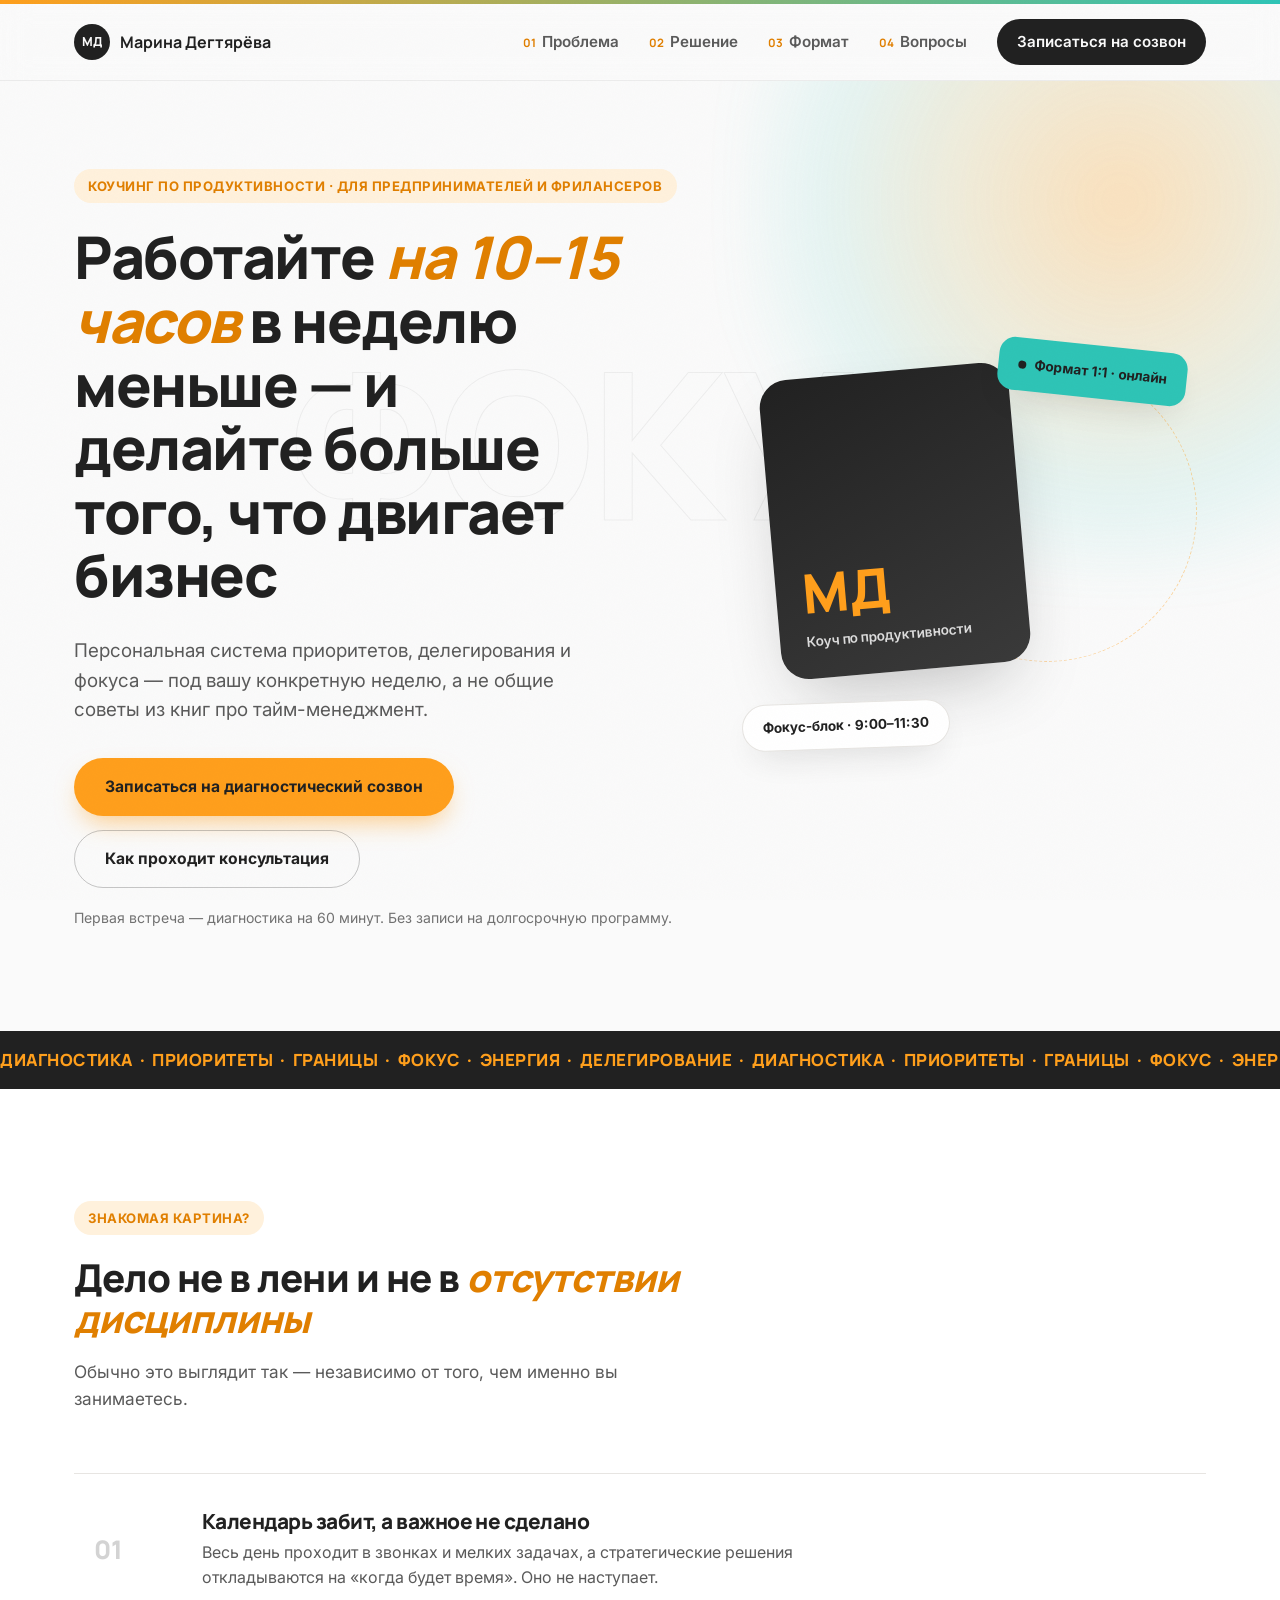
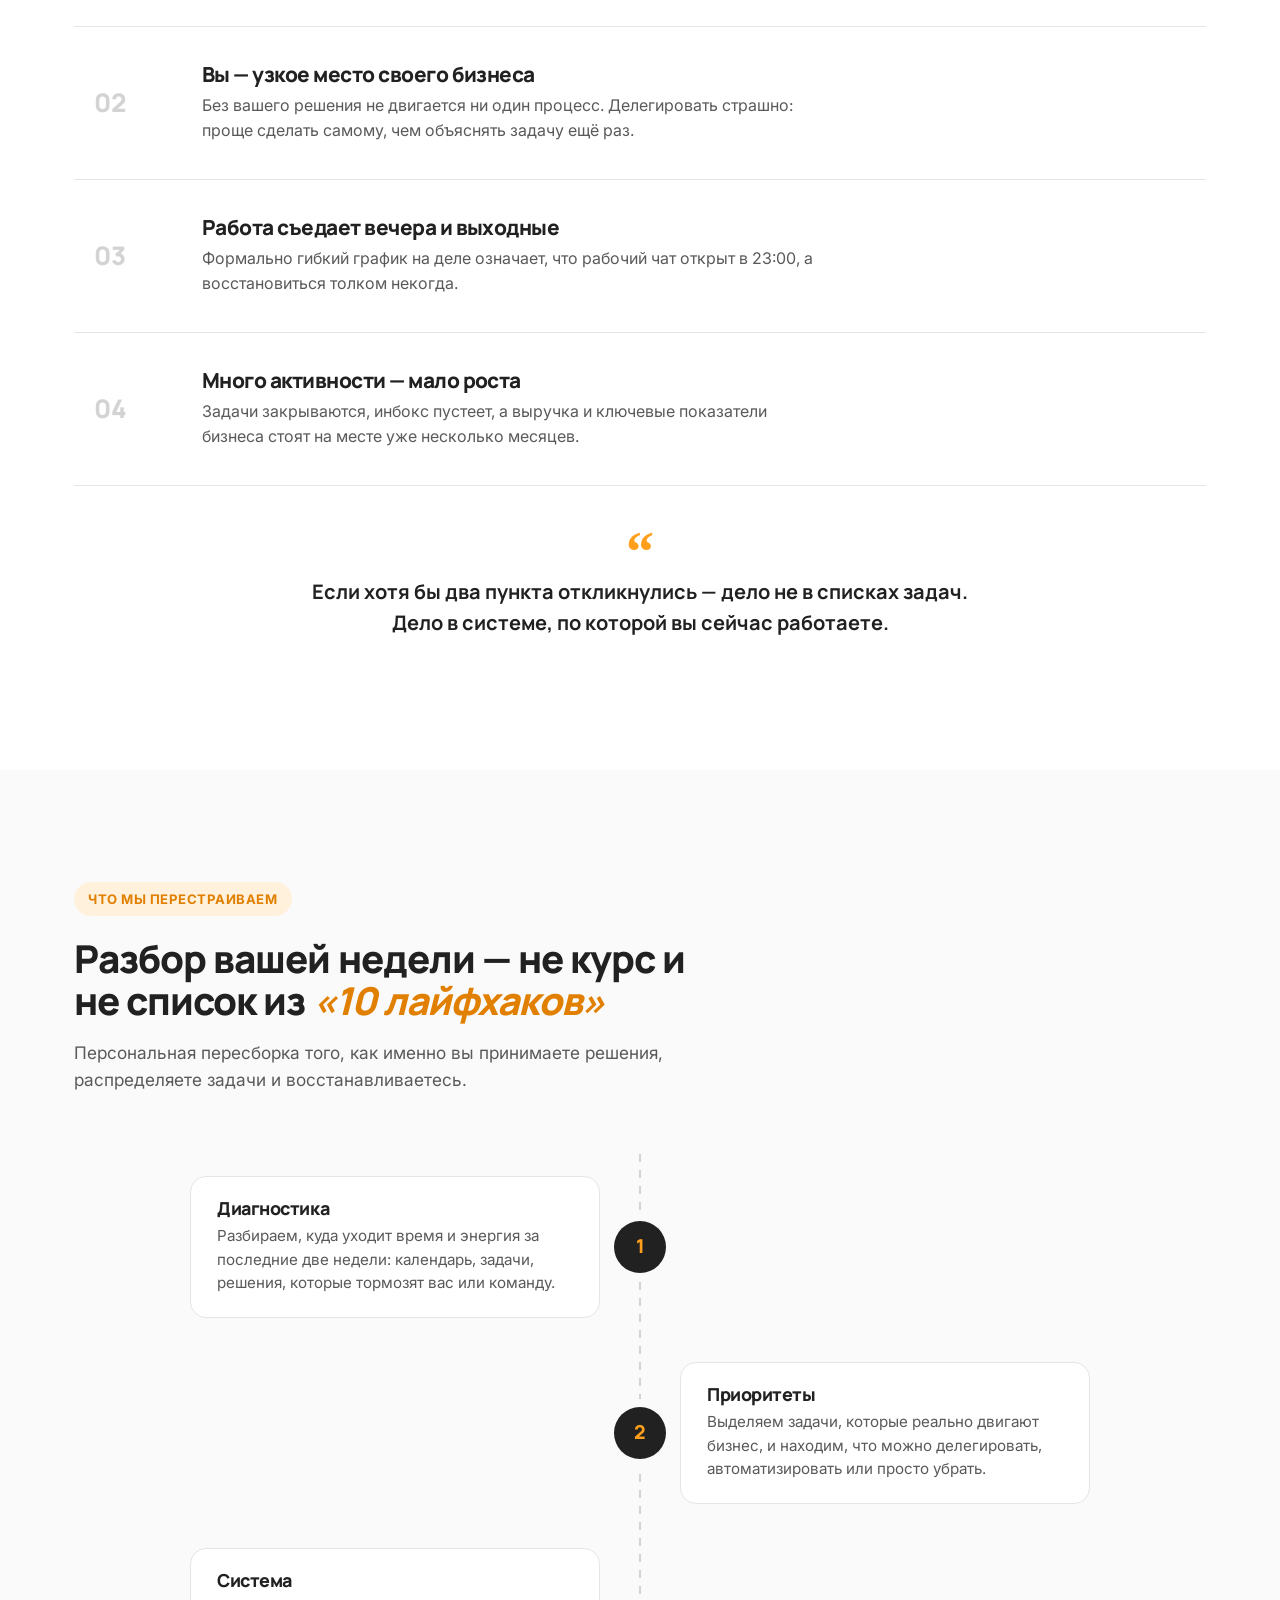
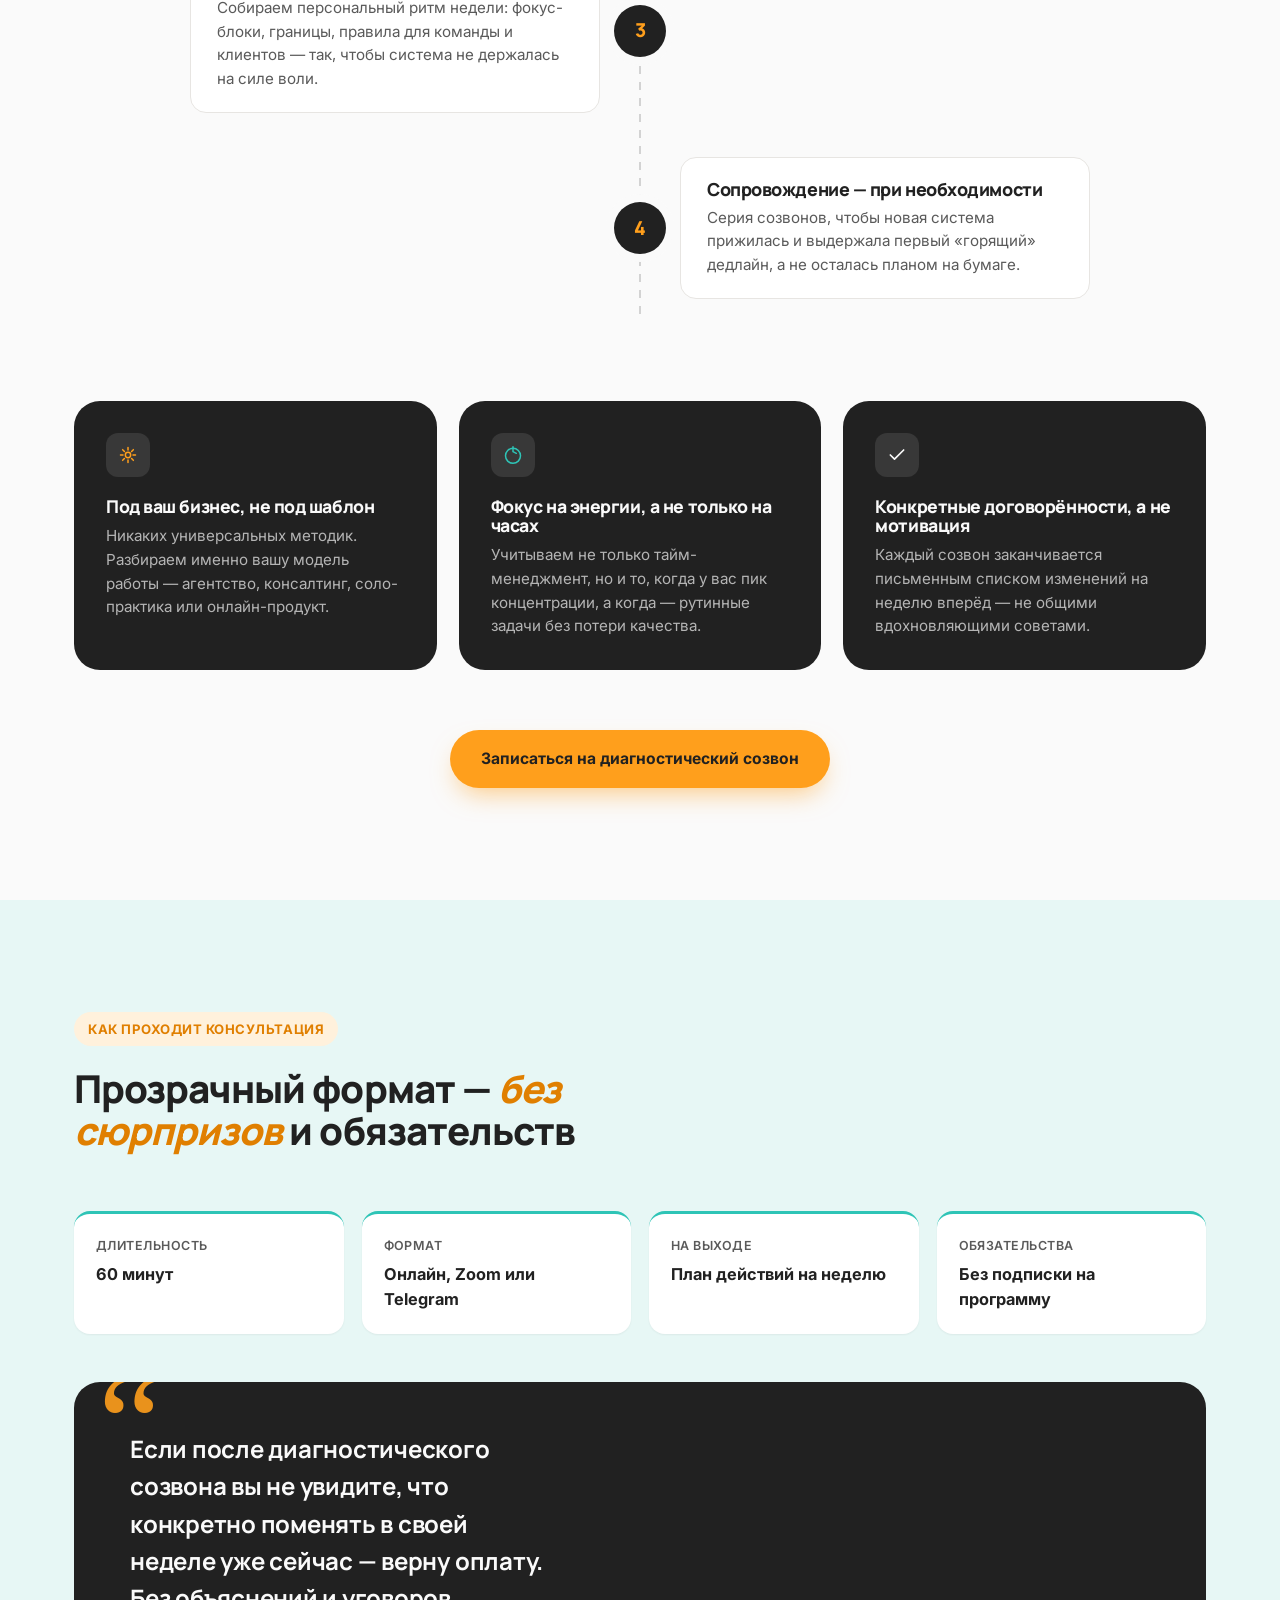
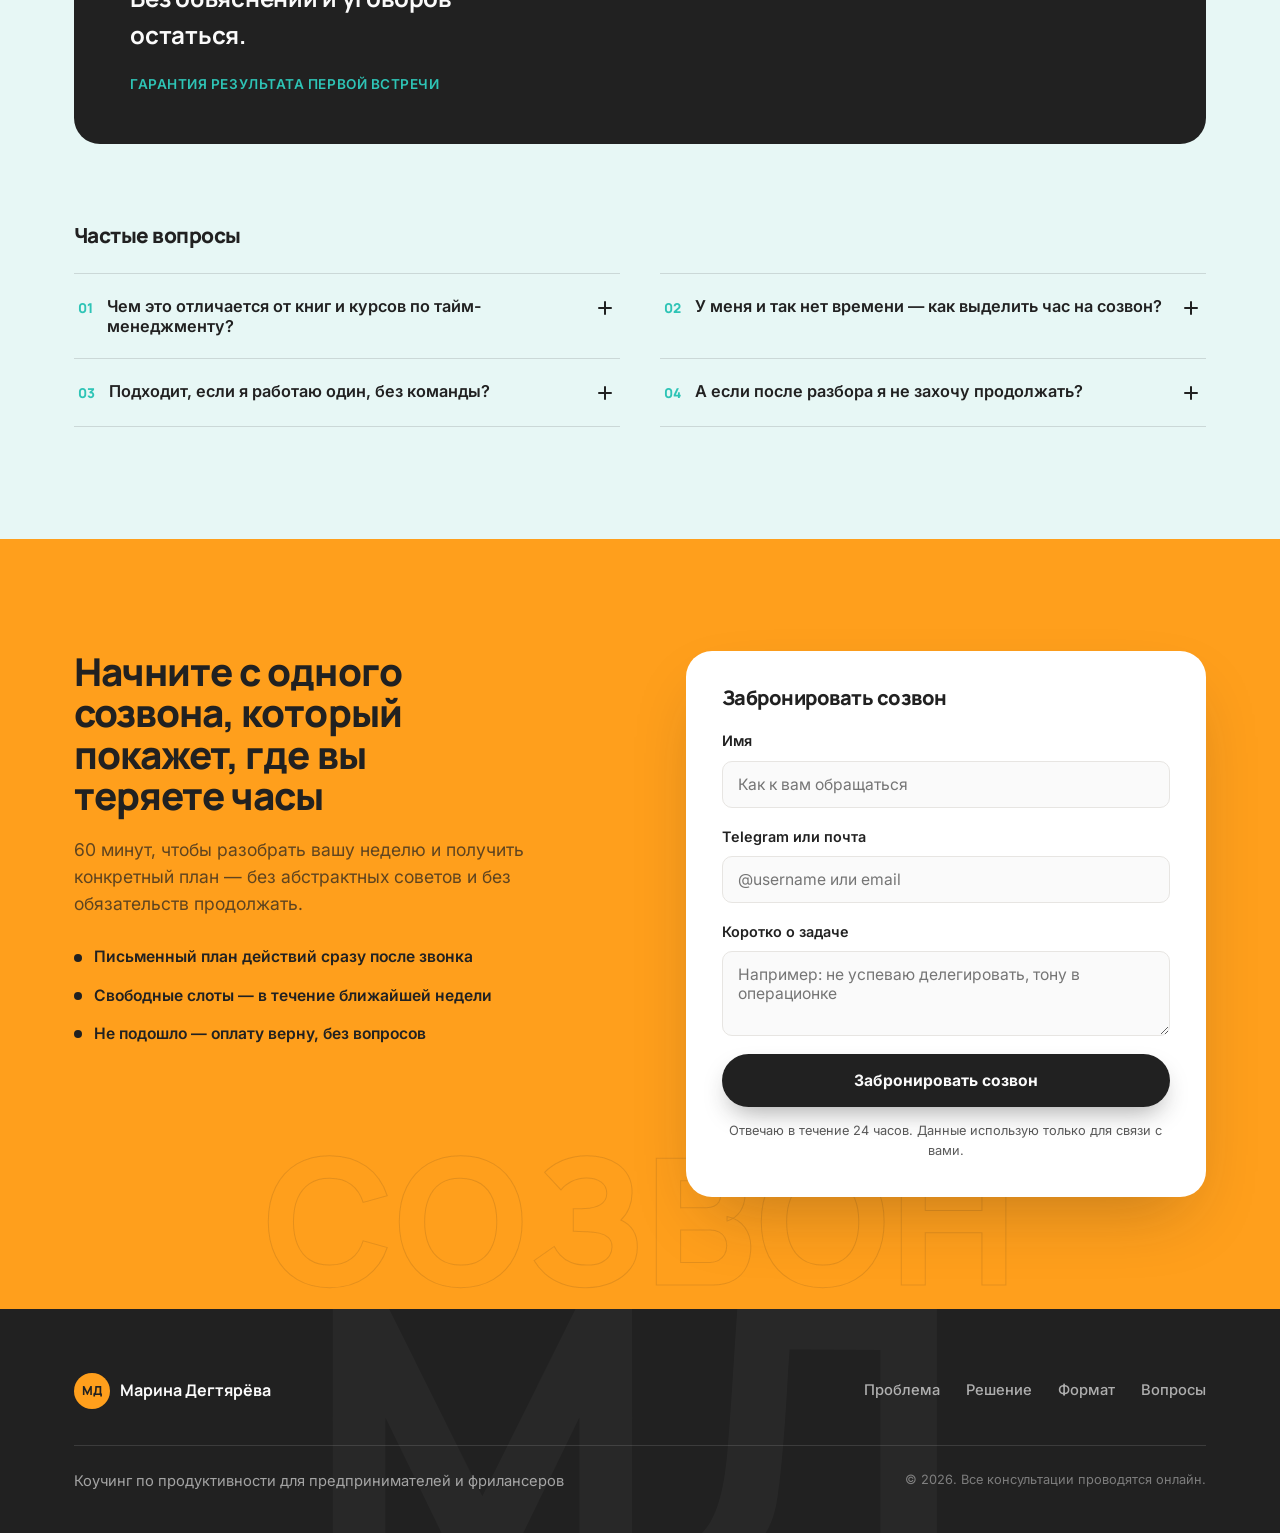
<file: productivity-coach-landing/index.html>
<!DOCTYPE html>
<html lang="ru">
<head>
<meta charset="UTF-8">
<meta name="viewport" content="width=device-width, initial-scale=1.0">
<title>Марина Дегтярёва — коуч по продуктивности для предпринимателей</title>
<meta name="description" content="Персональный разбор вашей рабочей недели и пересборка системы приоритетов, делегирования и фокуса. Диагностический созвон 60 минут, без абстрактных советов.">
<link rel="preconnect" href="https://fonts.googleapis.com">
<link rel="preconnect" href="https://fonts.gstatic.com" crossorigin>
<link href="https://fonts.googleapis.com/css2?family=Manrope:wght@400;500;600;700;800;900&family=Inter:wght@400;500;600&display=swap" rel="stylesheet">
<link rel="stylesheet" href="style.css">
</head>
<body>

<div class="grain" aria-hidden="true"></div>
<div class="topline" aria-hidden="true"></div>

<header class="header" id="top">
  <div class="container header-inner">
    <a href="#top" class="logo">
      <span class="logo-mark">МД</span>
      <span class="logo-text">Марина Дегтярёва</span>
    </a>

    <nav class="nav" id="nav">
      <a href="#problem"><span>01</span> Проблема</a>
      <a href="#solution"><span>02</span> Решение</a>
      <a href="#trust"><span>03</span> Формат</a>
      <a href="#faq"><span>04</span> Вопросы</a>
      <a href="#cta" class="nav-cta">Записаться на созвон</a>
    </nav>

    <button class="burger" id="burger" aria-label="Открыть меню" aria-expanded="false">
      <span></span><span></span><span></span>
    </button>
  </div>
</header>

<main>

  <!-- ================= HERO ================= -->
  <section class="hero" id="hero">
    <div class="hero-blob" id="hero-blob" aria-hidden="true"></div>
    <span class="hero-watermark" aria-hidden="true">ФОКУС</span>

    <div class="container hero-inner">
      <div class="hero-copy reveal">
        <p class="eyebrow">Коучинг по продуктивности · для предпринимателей и фрилансеров</p>
        <h1>
          Работайте <span class="hl">на 10–15 часов</span> в неделю меньше —
          и делайте больше того, что двигает бизнес
        </h1>
        <p class="hero-sub">
          Персональная система приоритетов, делегирования и фокуса — под вашу конкретную неделю,
          а не общие советы из книг про тайм-менеджмент.
        </p>
        <div class="hero-actions">
          <a href="#cta" class="btn btn-primary magnetic">Записаться на диагностический созвон</a>
          <a href="#solution" class="btn btn-ghost magnetic">Как проходит консультация</a>
        </div>
        <p class="hero-note">Первая встреча — диагностика на 60 минут. Без записи на долгосрочную программу.</p>
      </div>

      <div class="hero-visual reveal" aria-hidden="true">
        <div class="visual-ring" aria-hidden="true"></div>
        <div class="visual-card-main">
          <span class="visual-mono">МД</span>
          <span class="visual-tag">Коуч по продуктивности</span>
        </div>
        <div class="visual-card-side">
          <span class="chip-dot"></span>
          Формат 1:1 · онлайн
        </div>
        <div class="visual-chip">
          Фокус-блок · 9:00–11:30
        </div>
      </div>
    </div>
  </section>

  <!-- ================= TICKER ================= -->
  <div class="ticker" aria-hidden="true">
    <div class="ticker-track">
      <span>ДИАГНОСТИКА&nbsp;&nbsp;·&nbsp;&nbsp;ПРИОРИТЕТЫ&nbsp;&nbsp;·&nbsp;&nbsp;ГРАНИЦЫ&nbsp;&nbsp;·&nbsp;&nbsp;ФОКУС&nbsp;&nbsp;·&nbsp;&nbsp;ЭНЕРГИЯ&nbsp;&nbsp;·&nbsp;&nbsp;ДЕЛЕГИРОВАНИЕ&nbsp;&nbsp;·&nbsp;&nbsp;</span>
      <span>ДИАГНОСТИКА&nbsp;&nbsp;·&nbsp;&nbsp;ПРИОРИТЕТЫ&nbsp;&nbsp;·&nbsp;&nbsp;ГРАНИЦЫ&nbsp;&nbsp;·&nbsp;&nbsp;ФОКУС&nbsp;&nbsp;·&nbsp;&nbsp;ЭНЕРГИЯ&nbsp;&nbsp;·&nbsp;&nbsp;ДЕЛЕГИРОВАНИЕ&nbsp;&nbsp;·&nbsp;&nbsp;</span>
    </div>
  </div>

  <!-- ================= PROBLEM ================= -->
  <section class="problem" id="problem">
    <div class="container">
      <div class="section-head reveal">
        <p class="eyebrow">Знакомая картина?</p>
        <h2>Дело не в лени и не в <span class="hl">отсутствии дисциплины</span></h2>
        <p class="section-sub">Обычно это выглядит так — независимо от того, чем именно вы занимаетесь.</p>
      </div>

      <div class="problem-list">
        <div class="problem-row reveal">
          <span class="problem-num">01</span>
          <div class="problem-text">
            <h3>Календарь забит, а важное не сделано</h3>
            <p>Весь день проходит в звонках и мелких задачах, а стратегические решения
              откладываются на «когда будет время». Оно не наступает.</p>
          </div>
          <span class="problem-arrow" aria-hidden="true">→</span>
        </div>

        <div class="problem-row reveal">
          <span class="problem-num">02</span>
          <div class="problem-text">
            <h3>Вы — узкое место своего бизнеса</h3>
            <p>Без вашего решения не двигается ни один процесс. Делегировать страшно: проще
              сделать самому, чем объяснять задачу ещё раз.</p>
          </div>
          <span class="problem-arrow" aria-hidden="true">→</span>
        </div>

        <div class="problem-row reveal">
          <span class="problem-num">03</span>
          <div class="problem-text">
            <h3>Работа съедает вечера и выходные</h3>
            <p>Формально гибкий график на деле означает, что рабочий чат открыт в 23:00, а
              восстановиться толком некогда.</p>
          </div>
          <span class="problem-arrow" aria-hidden="true">→</span>
        </div>

        <div class="problem-row reveal">
          <span class="problem-num">04</span>
          <div class="problem-text">
            <h3>Много активности — мало роста</h3>
            <p>Задачи закрываются, инбокс пустеет, а выручка и ключевые показатели бизнеса
              стоят на месте уже несколько месяцев.</p>
          </div>
          <span class="problem-arrow" aria-hidden="true">→</span>
        </div>
      </div>

      <p class="problem-footnote reveal">
        <span class="quote-mark" aria-hidden="true">“</span>
        Если хотя бы два пункта откликнулись — дело не в списках задач.
        Дело в системе, по которой вы сейчас работаете.
      </p>
    </div>
  </section>

  <!-- ================= SOLUTION ================= -->
  <section class="solution" id="solution">
    <div class="container">
      <div class="section-head reveal">
        <p class="eyebrow">Что мы перестраиваем</p>
        <h2>Разбор вашей недели — не курс и не список из <span class="hl">«10 лайфхаков»</span></h2>
        <p class="section-sub">Персональная пересборка того, как именно вы принимаете решения,
          распределяете задачи и восстанавливаетесь.</p>
      </div>

      <div class="timeline">
        <div class="timeline-line" aria-hidden="true"></div>

        <div class="tl-step reveal">
          <div class="tl-body">
            <h3>Диагностика</h3>
            <p>Разбираем, куда уходит время и энергия за последние две недели: календарь, задачи,
              решения, которые тормозят вас или команду.</p>
          </div>
          <div class="tl-num">1</div>
          <div class="tl-spacer"></div>
        </div>

        <div class="tl-step reveal">
          <div class="tl-spacer"></div>
          <div class="tl-num">2</div>
          <div class="tl-body">
            <h3>Приоритеты</h3>
            <p>Выделяем задачи, которые реально двигают бизнес, и находим, что можно
              делегировать, автоматизировать или просто убрать.</p>
          </div>
        </div>

        <div class="tl-step reveal">
          <div class="tl-body">
            <h3>Система</h3>
            <p>Собираем персональный ритм недели: фокус-блоки, границы, правила для команды и
              клиентов — так, чтобы система не держалась на силе воли.</p>
          </div>
          <div class="tl-num">3</div>
          <div class="tl-spacer"></div>
        </div>

        <div class="tl-step reveal">
          <div class="tl-spacer"></div>
          <div class="tl-num">4</div>
          <div class="tl-body">
            <h3>Сопровождение — при необходимости</h3>
            <p>Серия созвонов, чтобы новая система прижилась и выдержала первый «горящий»
              дедлайн, а не осталась планом на бумаге.</p>
          </div>
        </div>
      </div>

      <div class="features">
        <div class="feature reveal">
          <div class="feature-icon">
            <svg width="20" height="20" viewBox="0 0 24 24" fill="none"><path d="M12 3v3M12 18v3M3 12h3M18 12h3M5.6 5.6l2.1 2.1M16.3 16.3l2.1 2.1M5.6 18.4l2.1-2.1M16.3 7.7l2.1-2.1" stroke="#FF9F1C" stroke-width="1.8" stroke-linecap="round"/><circle cx="12" cy="12" r="3.2" stroke="#FF9F1C" stroke-width="1.8"/></svg>
          </div>
          <h3>Под ваш бизнес, не под шаблон</h3>
          <p>Никаких универсальных методик. Разбираем именно вашу модель работы — агентство,
            консалтинг, соло-практика или онлайн-продукт.</p>
        </div>
        <div class="feature reveal">
          <div class="feature-icon">
            <svg width="20" height="20" viewBox="0 0 24 24" fill="none"><path d="M12 2v6l4 2" stroke="#2EC4B6" stroke-width="1.8" stroke-linecap="round" stroke-linejoin="round"/><circle cx="12" cy="13" r="9" stroke="#2EC4B6" stroke-width="1.8"/></svg>
          </div>
          <h3>Фокус на энергии, а не только на часах</h3>
          <p>Учитываем не только тайм-менеджмент, но и то, когда у вас пик концентрации, а
            когда — рутинные задачи без потери качества.</p>
        </div>
        <div class="feature reveal">
          <div class="feature-icon">
            <svg width="20" height="20" viewBox="0 0 24 24" fill="none"><path d="M4 12l5 5L20 6" stroke="#FAFAFA" stroke-width="2" stroke-linecap="round" stroke-linejoin="round"/></svg>
          </div>
          <h3>Конкретные договорённости, а не мотивация</h3>
          <p>Каждый созвон заканчивается письменным списком изменений на неделю вперёд — не
            общими вдохновляющими советами.</p>
        </div>
      </div>

      <div class="solution-cta reveal">
        <a href="#cta" class="btn btn-primary magnetic">Записаться на диагностический созвон</a>
      </div>
    </div>
  </section>

  <!-- ================= TRUST ================= -->
  <section class="trust" id="trust">
    <div class="container">
      <div class="section-head reveal">
        <p class="eyebrow">Как проходит консультация</p>
        <h2>Прозрачный формат — <span class="hl">без сюрпризов</span> и обязательств</h2>
      </div>

      <div class="format-grid reveal">
        <div class="format-card">
          <span class="format-label">Длительность</span>
          <span class="format-value">60 минут</span>
        </div>
        <div class="format-card">
          <span class="format-label">Формат</span>
          <span class="format-value">Онлайн, Zoom или Telegram</span>
        </div>
        <div class="format-card">
          <span class="format-label">На выходе</span>
          <span class="format-value">План действий на неделю</span>
        </div>
        <div class="format-card">
          <span class="format-label">Обязательства</span>
          <span class="format-value">Без подписки на программу</span>
        </div>
      </div>

      <div class="guarantee reveal">
        <span class="guarantee-quote" aria-hidden="true">“</span>
        <p>Если после диагностического созвона вы не увидите, что конкретно поменять
          в своей неделе уже сейчас — верну оплату. Без объяснений и уговоров остаться.</p>
        <span class="guarantee-tag">Гарантия результата первой встречи</span>
      </div>

      <div class="faq" id="faq">
        <h3 class="faq-title reveal">Частые вопросы</h3>

        <div class="faq-grid">
          <div class="faq-item reveal">
            <button class="faq-q" aria-expanded="false">
              <span class="faq-q-num">01</span>
              <span class="faq-q-text">Чем это отличается от книг и курсов по тайм-менеджменту?</span>
              <span class="faq-toggle" aria-hidden="true"></span>
            </button>
            <div class="faq-a">
              <p>Книга не видит ваш конкретный календарь и вашу команду. На созвоне мы
                разбираем реальные задачи и решения текущей недели — рекомендации сразу
                привязаны к вашему бизнесу, а не к абстрактному читателю.</p>
            </div>
          </div>

          <div class="faq-item reveal">
            <button class="faq-q" aria-expanded="false">
              <span class="faq-q-num">02</span>
              <span class="faq-q-text">У меня и так нет времени — как выделить час на созвон?</span>
              <span class="faq-toggle" aria-hidden="true"></span>
            </button>
            <div class="faq-a">
              <p>Именно поэтому первая встреча — диагностика на 60 минут, а не программа
                на месяцы. Одна встреча, чтобы найти, откуда взять остальные часы.</p>
            </div>
          </div>

          <div class="faq-item reveal">
            <button class="faq-q" aria-expanded="false">
              <span class="faq-q-num">03</span>
              <span class="faq-q-text">Подходит, если я работаю один, без команды?</span>
              <span class="faq-toggle" aria-hidden="true"></span>
            </button>
            <div class="faq-a">
              <p>Да. Часть запросов — от фрилансеров и соло-предпринимателей: там управлять
                приоритетами и энергией сложнее, потому что делегировать формально некому.</p>
            </div>
          </div>

          <div class="faq-item reveal">
            <button class="faq-q" aria-expanded="false">
              <span class="faq-q-num">04</span>
              <span class="faq-q-text">А если после разбора я не захочу продолжать?</span>
              <span class="faq-toggle" aria-hidden="true"></span>
            </button>
            <div class="faq-a">
              <p>Никаких обязательств. Диагностический созвон — самостоятельный продукт: вы
                получите план действий независимо от того, будем ли мы работать дальше.</p>
            </div>
          </div>
        </div>
      </div>
    </div>
  </section>

  <!-- ================= FINAL CTA ================= -->
  <section class="cta-final" id="cta">
    <span class="cta-watermark" aria-hidden="true">СОЗВОН</span>
    <div class="container cta-inner">
      <div class="cta-copy reveal">
        <h2>Начните с одного созвона, который покажет, где вы теряете часы</h2>
        <p>60 минут, чтобы разобрать вашу неделю и получить конкретный план — без абстрактных
          советов и без обязательств продолжать.</p>
        <ul class="cta-list">
          <li>Письменный план действий сразу после звонка</li>
          <li>Свободные слоты — в течение ближайшей недели</li>
          <li>Не подошло — оплату верну, без вопросов</li>
        </ul>
      </div>

      <form class="cta-form reveal" id="booking-form" novalidate>
        <h3>Забронировать созвон</h3>

        <label class="field">
          <span>Имя</span>
          <input type="text" name="name" placeholder="Как к вам обращаться" required>
        </label>

        <label class="field">
          <span>Telegram или почта</span>
          <input type="text" name="contact" placeholder="@username или email" required>
        </label>

        <label class="field">
          <span>Коротко о задаче</span>
          <textarea name="task" rows="3" placeholder="Например: не успеваю делегировать, тону в операционке"></textarea>
        </label>

        <button type="submit" class="btn btn-primary btn-block">Забронировать созвон</button>
        <p class="form-note">Отвечаю в течение 24 часов. Данные использую только для связи с вами.</p>

        <div class="form-success" id="form-success" hidden>
          <svg width="20" height="20" viewBox="0 0 24 24" fill="none"><path d="M4 12l5 5L20 6" stroke="#2EC4B6" stroke-width="2.2" stroke-linecap="round" stroke-linejoin="round"/></svg>
          <span>Заявка принята. Напишу вам в течение 24 часов, чтобы согласовать время.</span>
        </div>
      </form>
    </div>
  </section>

</main>

<footer class="footer">
  <span class="footer-watermark" aria-hidden="true">МД</span>
  <div class="container footer-inner">
    <div class="footer-top">
      <a href="#top" class="logo">
        <span class="logo-mark">МД</span>
        <span class="logo-text">Марина Дегтярёва</span>
      </a>
      <nav class="footer-nav">
        <a href="#problem">Проблема</a>
        <a href="#solution">Решение</a>
        <a href="#trust">Формат</a>
        <a href="#faq">Вопросы</a>
      </nav>
    </div>
    <div class="footer-bottom">
      <p class="footer-note">Коучинг по продуктивности для предпринимателей и фрилансеров</p>
      <p class="footer-copy">© 2026. Все консультации проводятся онлайн.</p>
    </div>
  </div>
</footer>

<script src="script.js"></script>
</body>
</html>
</file>
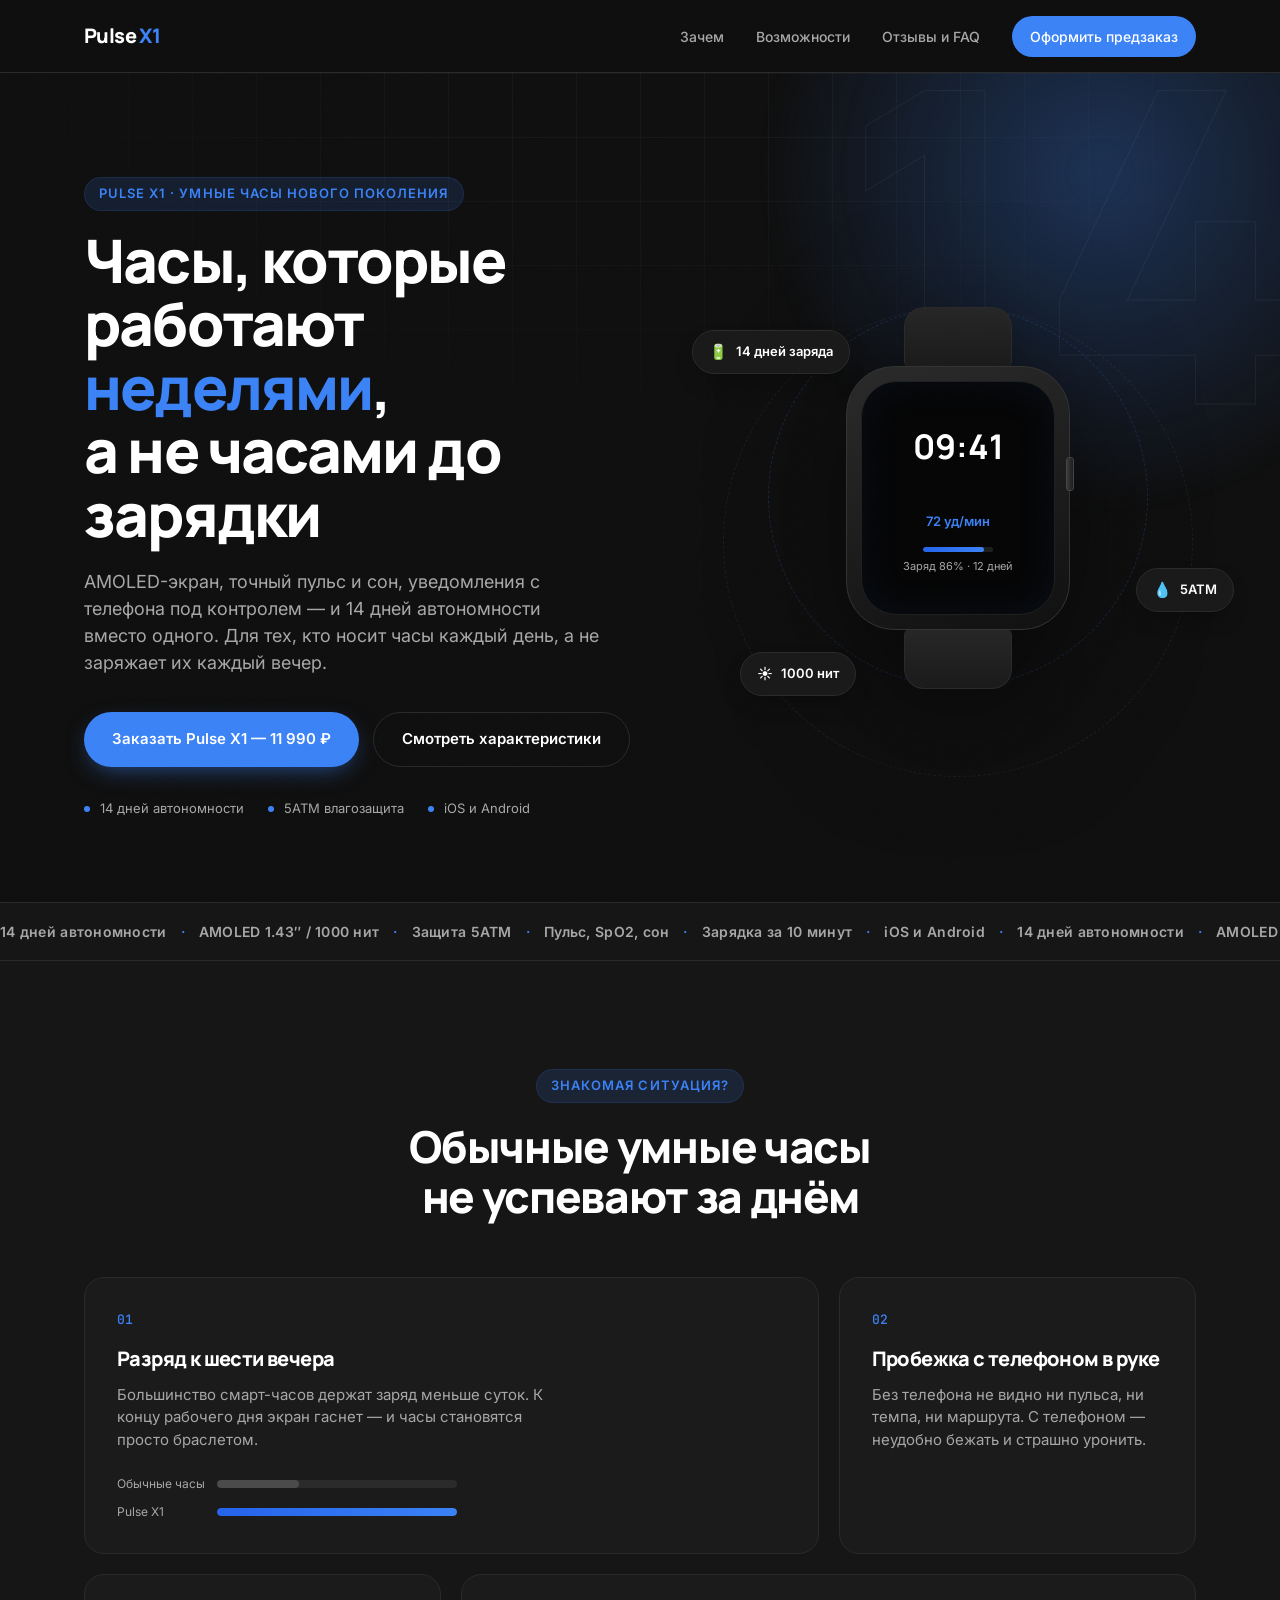
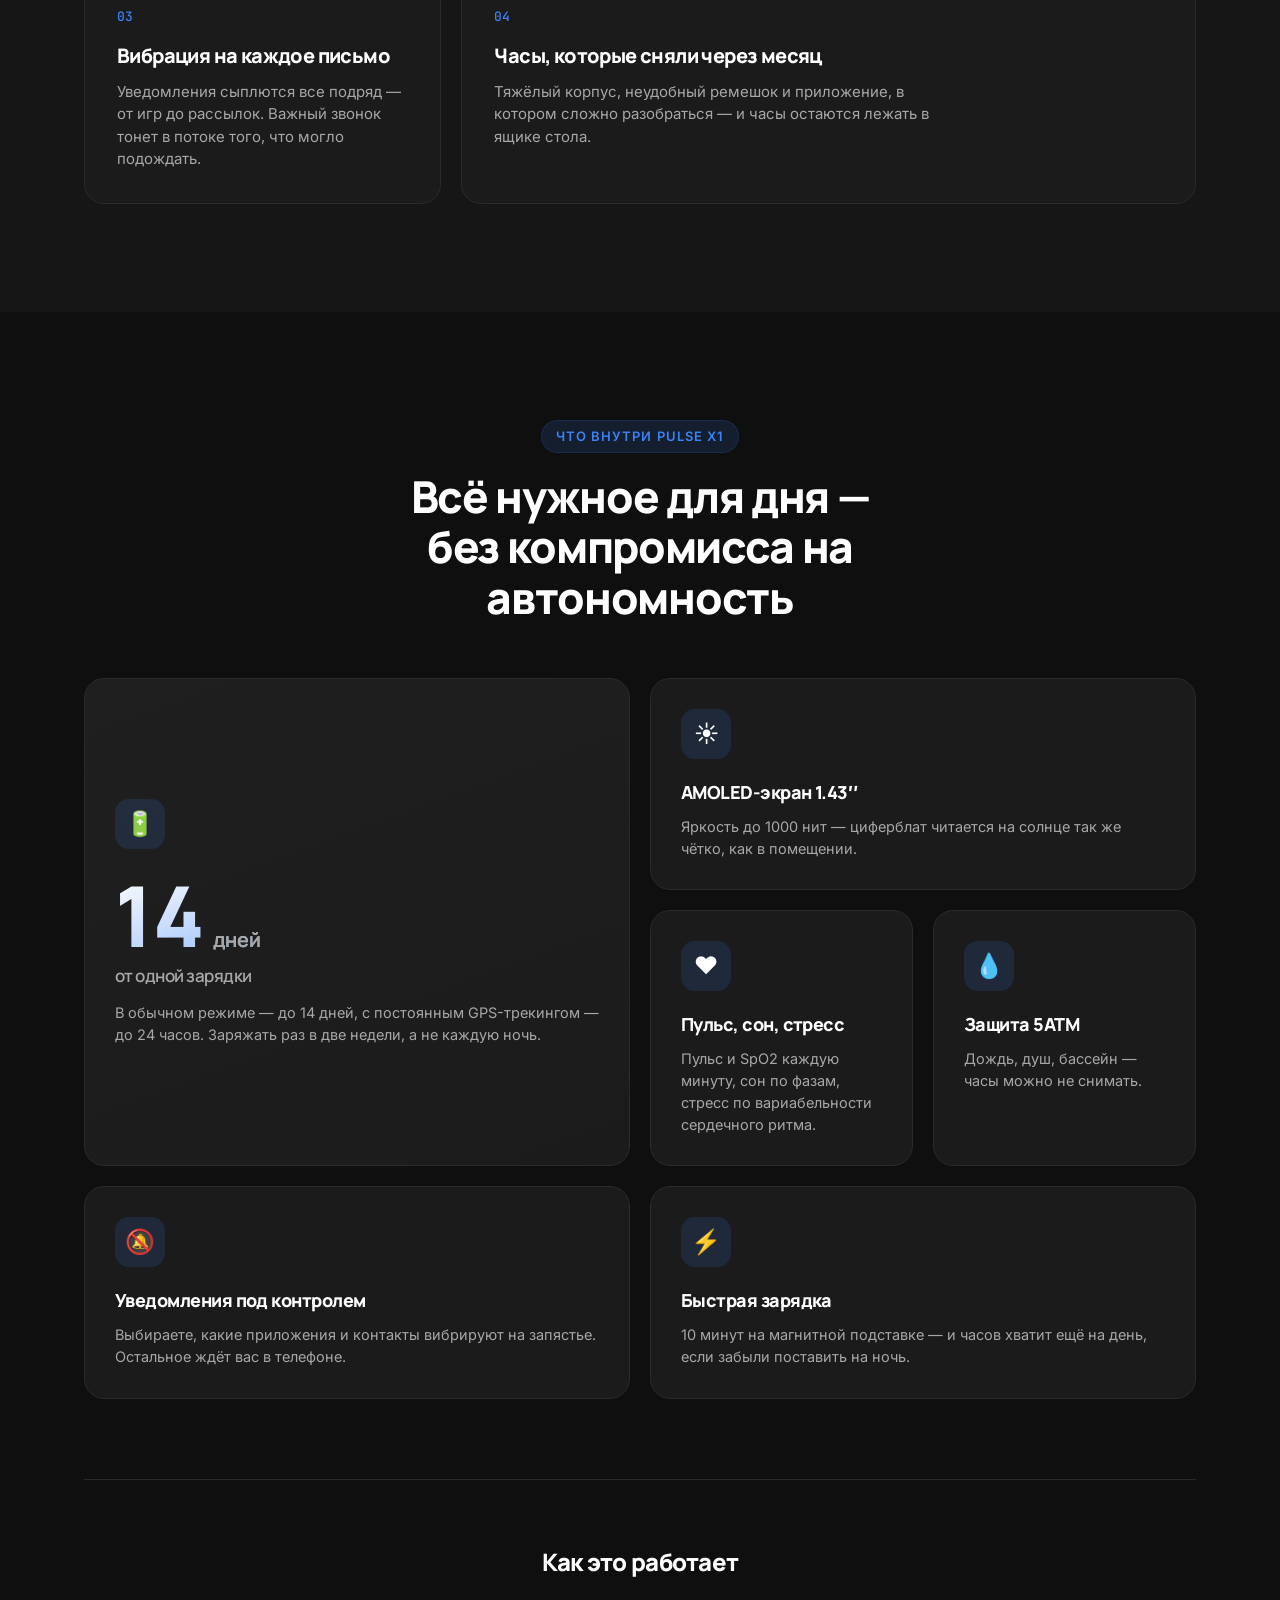
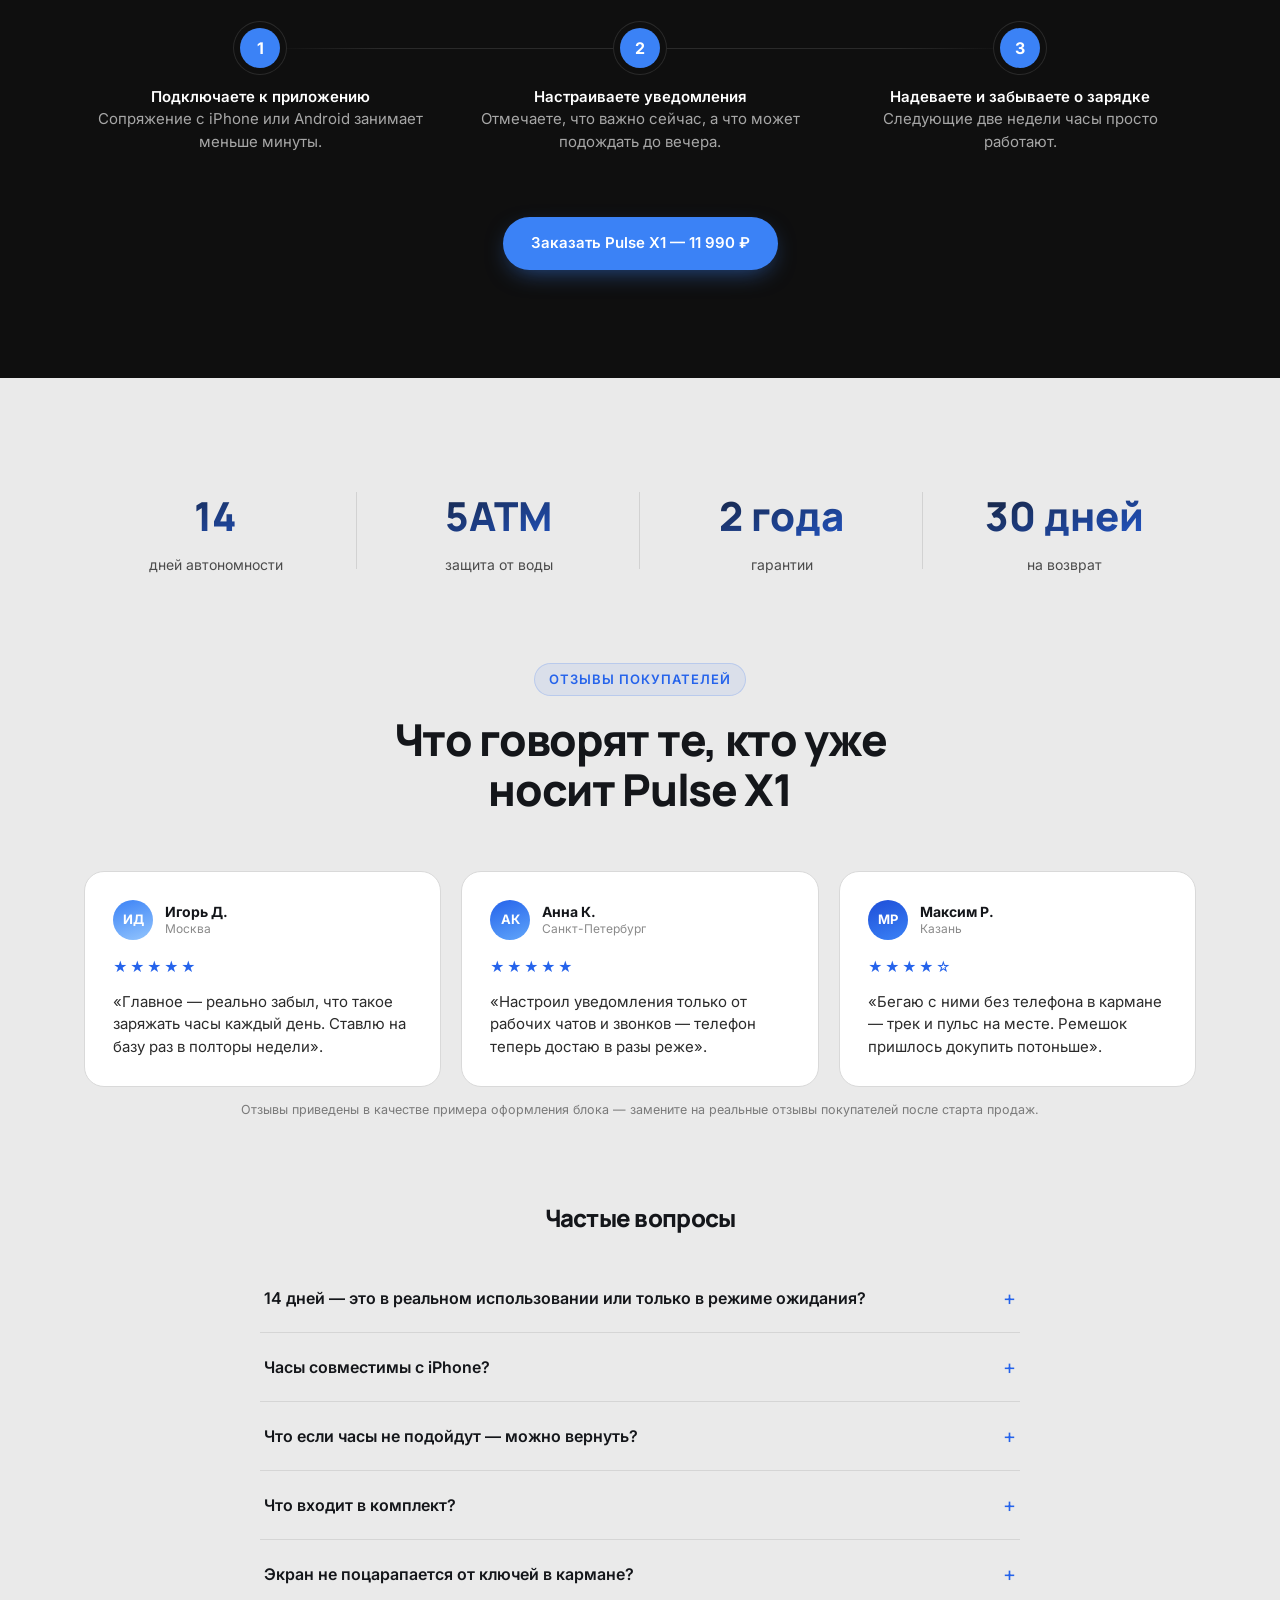
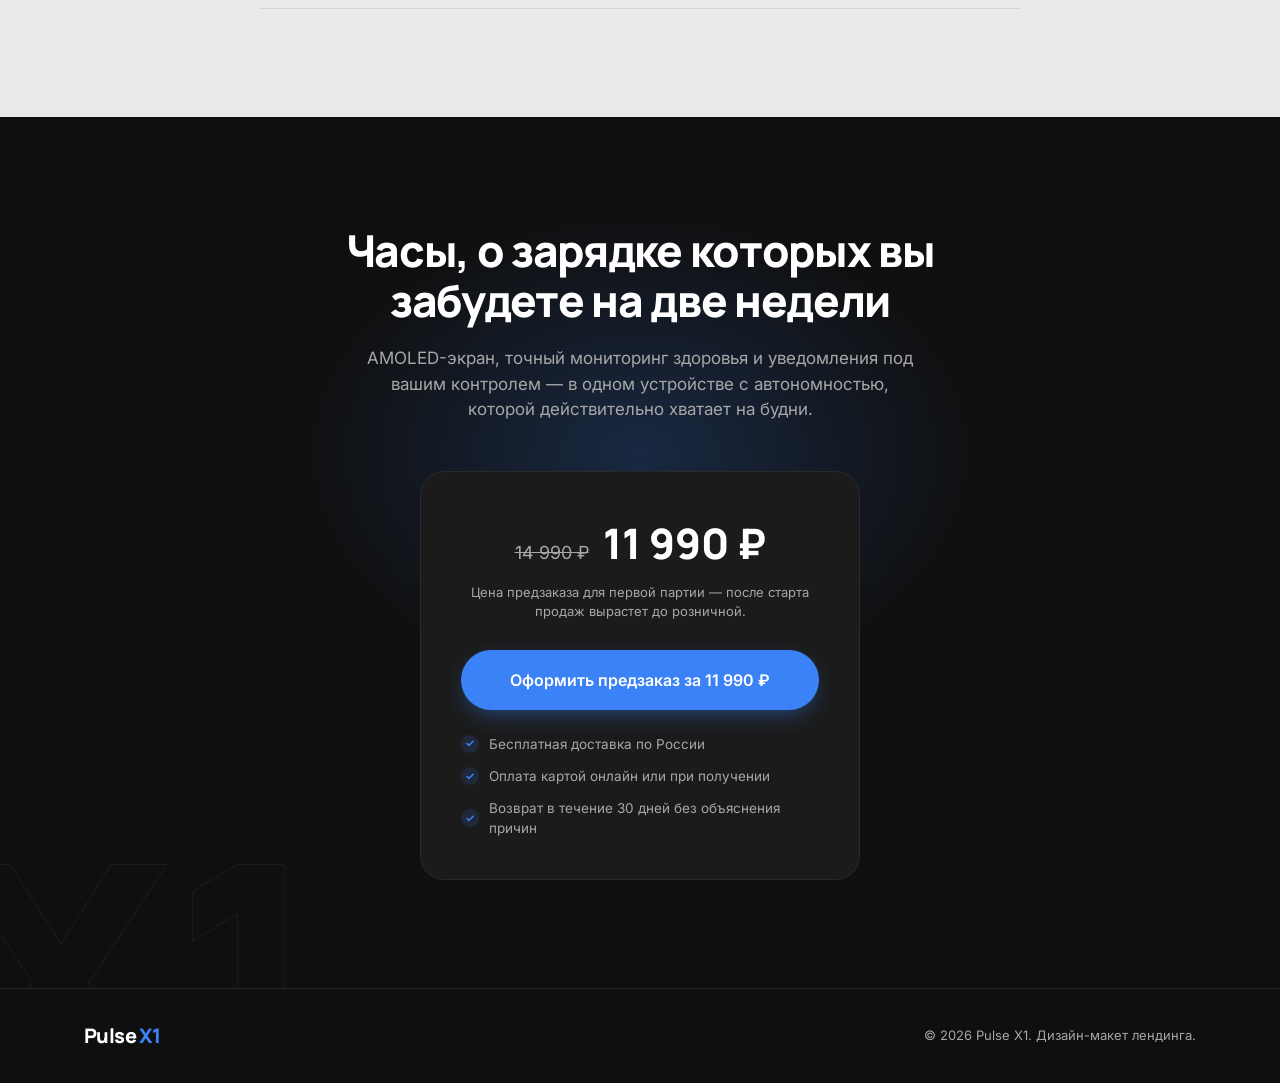
<file: smartwatch-landing/index.html>
<!DOCTYPE html>
<html lang="ru">
<head>
<meta charset="UTF-8">
<meta name="viewport" content="width=device-width, initial-scale=1.0">
<title>Pulse X1 — умные часы с автономностью 14 дней</title>
<meta name="description" content="Pulse X1: AMOLED-экран, точный пульс и сон, гибкие уведомления с телефона — и 14 дней без зарядки вместо одного. Предзаказ со скидкой.">
<link rel="preconnect" href="https://fonts.googleapis.com">
<link rel="preconnect" href="https://fonts.gstatic.com" crossorigin>
<link href="https://fonts.googleapis.com/css2?family=Manrope:wght@400;500;600;700;800&family=Inter:wght@400;500;600&family=JetBrains+Mono:wght@500&display=swap" rel="stylesheet">
<link rel="stylesheet" href="style.css">
</head>
<body>

<div class="noise-overlay" aria-hidden="true"></div>
<div class="scroll-progress" id="scroll-progress" aria-hidden="true"></div>
<div class="cursor-glow" id="cursor-glow" aria-hidden="true"></div>

<header class="site-header" id="top">
  <div class="container header-inner">
    <a href="#top" class="logo">Pulse <span class="accent-dot">X1</span></a>

    <nav class="main-nav" id="main-nav">
      <a href="#problem">Зачем</a>
      <a href="#solution">Возможности</a>
      <a href="#trust">Отзывы и FAQ</a>
      <a href="#cta" class="nav-cta">Оформить предзаказ</a>
    </nav>

    <button class="burger" id="burger" aria-label="Открыть меню" aria-expanded="false">
      <span></span><span></span><span></span>
    </button>
  </div>
</header>

<main>

  <!-- ============ 1. HERO ============ -->
  <section class="hero">
    <span class="bg-numeral" aria-hidden="true">14</span>
    <div class="hero-glow" aria-hidden="true"></div>
    <div class="hero-grid" aria-hidden="true"></div>

    <div class="container hero-inner">
      <div class="hero-text reveal">
        <p class="eyebrow">Pulse X1 · умные часы нового поколения</p>
        <h1>Часы, которые работают <span class="text-accent">неделями</span>,<br>а не часами до зарядки</h1>
        <p class="hero-sub">AMOLED-экран, точный пульс и сон, уведомления с телефона под контролем — и 14 дней автономности вместо одного. Для тех, кто носит часы каждый день, а не заряжает их каждый вечер.</p>
        <div class="hero-actions">
          <a href="#cta" class="btn btn-primary btn-shine">Заказать Pulse X1 — 11 990 ₽</a>
          <a href="#solution" class="btn btn-ghost">Смотреть характеристики</a>
        </div>
        <ul class="hero-meta">
          <li>14 дней автономности</li>
          <li>5ATM влагозащита</li>
          <li>iOS и Android</li>
        </ul>
      </div>

      <div class="hero-visual reveal">
        <div class="orbit-ring orbit-ring--1" aria-hidden="true"></div>
        <div class="orbit-ring orbit-ring--2" aria-hidden="true"></div>

        <div class="hero-badge hero-badge--1">
          <span class="hero-badge-icon">🔋</span> 14 дней заряда
        </div>
        <div class="hero-badge hero-badge--2">
          <span class="hero-badge-icon">💧</span> 5ATM
        </div>
        <div class="hero-badge hero-badge--3">
          <span class="hero-badge-icon">☀️</span> 1000 нит
        </div>

        <div class="watch-mock">
          <div class="watch-strap watch-strap--top"></div>
          <div class="watch-body">
            <div class="watch-crown"></div>
            <div class="watch-face">
              <div class="watch-time">09:41</div>
              <div class="watch-hr">
                <svg viewBox="0 0 100 24" class="hr-line" aria-hidden="true">
                  <polyline points="0,12 18,12 24,3 30,21 36,12 46,12 52,18 58,6 64,12 100,12" />
                </svg>
                <span>72 уд/мин</span>
              </div>
              <div class="watch-battery">
                <span class="watch-battery-bar"><i style="width:86%"></i></span>
                Заряд 86% · 12 дней
              </div>
            </div>
          </div>
          <div class="watch-strap watch-strap--bottom"></div>
        </div>
      </div>
    </div>

    <div class="marquee" aria-hidden="true">
      <div class="marquee-track">
        <span>14 дней автономности</span><span>·</span>
        <span>AMOLED 1.43″ / 1000 нит</span><span>·</span>
        <span>Защита 5ATM</span><span>·</span>
        <span>Пульс, SpO2, сон</span><span>·</span>
        <span>Зарядка за 10 минут</span><span>·</span>
        <span>iOS и Android</span><span>·</span>
        <span>14 дней автономности</span><span>·</span>
        <span>AMOLED 1.43″ / 1000 нит</span><span>·</span>
        <span>Защита 5ATM</span><span>·</span>
        <span>Пульс, SpO2, сон</span><span>·</span>
        <span>Зарядка за 10 минут</span><span>·</span>
        <span>iOS и Android</span><span>·</span>
      </div>
    </div>
  </section>

  <!-- ============ 2. ПРОБЛЕМА ============ -->
  <section class="problem" id="problem">
    <div class="container">
      <div class="section-head">
        <p class="eyebrow reveal">Знакомая ситуация?</p>
        <h2 class="section-title reveal">Обычные умные часы<br>не успевают за днём</h2>
      </div>

      <div class="problem-bento">
        <div class="problem-card problem-card--big reveal">
          <span class="problem-num">01</span>
          <h3>Разряд к шести вечера</h3>
          <p>Большинство смарт-часов держат заряд меньше суток. К концу рабочего дня экран гаснет — и часы становятся просто браслетом.</p>
          <div class="compare-bars">
            <div class="compare-row">
              <span class="compare-label">Обычные часы</span>
              <span class="compare-track"><i style="width:34%"></i></span>
            </div>
            <div class="compare-row compare-row--muted">
              <span class="compare-label">Pulse X1</span>
              <span class="compare-track compare-track--accent"><i style="width:100%"></i></span>
            </div>
          </div>
        </div>

        <div class="problem-card reveal">
          <span class="problem-num">02</span>
          <h3>Пробежка с телефоном в руке</h3>
          <p>Без телефона не видно ни пульса, ни темпа, ни маршрута. С телефоном — неудобно бежать и страшно уронить.</p>
        </div>

        <div class="problem-card reveal">
          <span class="problem-num">03</span>
          <h3>Вибрация на каждое письмо</h3>
          <p>Уведомления сыплются все подряд — от игр до рассылок. Важный звонок тонет в потоке того, что могло подождать.</p>
        </div>

        <div class="problem-card problem-card--wide reveal">
          <span class="problem-num">04</span>
          <h3>Часы, которые сняли через месяц</h3>
          <p>Тяжёлый корпус, неудобный ремешок и приложение, в котором сложно разобраться — и часы остаются лежать в ящике стола.</p>
        </div>
      </div>
    </div>
  </section>

  <!-- ============ 3. РЕШЕНИЕ / ПРОДУКТ ============ -->
  <section class="solution" id="solution">
    <div class="container">
      <div class="section-head">
        <p class="eyebrow reveal">Что внутри Pulse X1</p>
        <h2 class="section-title reveal">Всё нужное для дня —<br>без компромисса на автономность</h2>
      </div>

      <div class="feature-bento">
        <div class="feature-card feature-card--big reveal">
          <div class="feature-icon" aria-hidden="true">🔋</div>
          <div class="feature-big-number">14<span>дней</span></div>
          <h3>от одной зарядки</h3>
          <p>В обычном режиме — до 14 дней, с постоянным GPS-трекингом — до 24 часов. Заряжать раз в две недели, а не каждую ночь.</p>
        </div>

        <div class="feature-card feature-card--wide reveal">
          <div class="feature-icon" aria-hidden="true">☀️</div>
          <h3>AMOLED-экран 1.43″</h3>
          <p>Яркость до 1000 нит — циферблат читается на солнце так же чётко, как в помещении.</p>
        </div>

        <div class="feature-card reveal">
          <div class="feature-icon" aria-hidden="true">❤️</div>
          <h3>Пульс, сон, стресс</h3>
          <p>Пульс и SpO2 каждую минуту, сон по фазам, стресс по вариабельности сердечного ритма.</p>
        </div>

        <div class="feature-card reveal">
          <div class="feature-icon" aria-hidden="true">💧</div>
          <h3>Защита 5ATM</h3>
          <p>Дождь, душ, бассейн — часы можно не снимать.</p>
        </div>

        <div class="feature-card feature-card--wide reveal">
          <div class="feature-icon" aria-hidden="true">🔕</div>
          <h3>Уведомления под контролем</h3>
          <p>Выбираете, какие приложения и контакты вибрируют на запястье. Остальное ждёт вас в телефоне.</p>
        </div>

        <div class="feature-card feature-card--wide reveal">
          <div class="feature-icon" aria-hidden="true">⚡</div>
          <h3>Быстрая зарядка</h3>
          <p>10 минут на магнитной подставке — и часов хватит ещё на день, если забыли поставить на ночь.</p>
        </div>
      </div>

      <div class="how-it-works reveal">
        <h3 class="how-title">Как это работает</h3>
        <div class="steps">
          <div class="step">
            <span class="step-num">1</span>
            <p><strong>Подключаете к приложению</strong><br>Сопряжение с iPhone или Android занимает меньше минуты.</p>
          </div>
          <div class="step">
            <span class="step-num">2</span>
            <p><strong>Настраиваете уведомления</strong><br>Отмечаете, что важно сейчас, а что может подождать до вечера.</p>
          </div>
          <div class="step">
            <span class="step-num">3</span>
            <p><strong>Надеваете и забываете о зарядке</strong><br>Следующие две недели часы просто работают.</p>
          </div>
        </div>
      </div>

      <div class="solution-cta reveal">
        <a href="#cta" class="btn btn-primary btn-shine">Заказать Pulse X1 — 11 990 ₽</a>
      </div>
    </div>
  </section>

  <!-- ============ 4. ДОВЕРИЕ ============ -->
  <section class="trust" id="trust">
    <div class="container">
      <div class="trust-numbers reveal">
        <div class="trust-num"><span>14</span>дней автономности</div>
        <div class="trust-num"><span>5ATM</span>защита от воды</div>
        <div class="trust-num"><span>2 года</span>гарантии</div>
        <div class="trust-num"><span>30 дней</span>на возврат</div>
      </div>

      <div class="section-head">
        <p class="eyebrow reveal">Отзывы покупателей</p>
        <h2 class="section-title reveal">Что говорят те, кто уже<br>носит Pulse X1</h2>
      </div>

      <div class="reviews-grid">
        <div class="review-card reveal">
          <div class="review-top">
            <span class="avatar" style="--a1:#3B82F6;--a2:#93C5FD">ИД</span>
            <div>
              <span class="review-author">Игорь Д.</span>
              <span class="review-city">Москва</span>
            </div>
          </div>
          <div class="review-stars" aria-label="Оценка 5 из 5">★★★★★</div>
          <p>«Главное — реально забыл, что такое заряжать часы каждый день. Ставлю на базу раз в полторы недели».</p>
        </div>
        <div class="review-card reveal">
          <div class="review-top">
            <span class="avatar" style="--a1:#2563EB;--a2:#60A5FA">АК</span>
            <div>
              <span class="review-author">Анна К.</span>
              <span class="review-city">Санкт-Петербург</span>
            </div>
          </div>
          <div class="review-stars" aria-label="Оценка 5 из 5">★★★★★</div>
          <p>«Настроил уведомления только от рабочих чатов и звонков — телефон теперь достаю в разы реже».</p>
        </div>
        <div class="review-card reveal">
          <div class="review-top">
            <span class="avatar" style="--a1:#1D4ED8;--a2:#3B82F6">МР</span>
            <div>
              <span class="review-author">Максим Р.</span>
              <span class="review-city">Казань</span>
            </div>
          </div>
          <div class="review-stars" aria-label="Оценка 4 из 5">★★★★☆</div>
          <p>«Бегаю с ними без телефона в кармане — трек и пульс на месте. Ремешок пришлось докупить потоньше».</p>
        </div>
      </div>
      <p class="review-note">Отзывы приведены в качестве примера оформления блока — замените на реальные отзывы покупателей после старта продаж.</p>

      <h3 class="faq-title reveal">Частые вопросы</h3>
      <div class="faq" id="faq">
        <div class="faq-item reveal">
          <button class="faq-question" aria-expanded="false">
            14 дней — это в реальном использовании или только в режиме ожидания?
            <span class="faq-icon" aria-hidden="true">+</span>
          </button>
          <div class="faq-answer"><p>Это заявленный производителем показатель при обычном сценарии: экран по касанию, включённый мониторинг пульса и сна, уведомления от телефона. При постоянно включённом GPS автономность снижается до 24 часов.</p></div>
        </div>
        <div class="faq-item reveal">
          <button class="faq-question" aria-expanded="false">
            Часы совместимы с iPhone?
            <span class="faq-icon" aria-hidden="true">+</span>
          </button>
          <div class="faq-answer"><p>Да, приложение Pulse работает и на iOS, и на Android. Функциональность одинакова на обеих платформах.</p></div>
        </div>
        <div class="faq-item reveal">
          <button class="faq-question" aria-expanded="false">
            Что если часы не подойдут — можно вернуть?
            <span class="faq-icon" aria-hidden="true">+</span>
          </button>
          <div class="faq-answer"><p>Да, в течение 30 дней с момента получения. Часы должны быть в исходном комплекте и без следов активной эксплуатации.</p></div>
        </div>
        <div class="faq-item reveal">
          <button class="faq-question" aria-expanded="false">
            Что входит в комплект?
            <span class="faq-icon" aria-hidden="true">+</span>
          </button>
          <div class="faq-answer"><p>Часы Pulse X1, магнитный кабель для быстрой зарядки, сменный ремешок второго размера, краткая инструкция.</p></div>
        </div>
        <div class="faq-item reveal">
          <button class="faq-question" aria-expanded="false">
            Экран не поцарапается от ключей в кармане?
            <span class="faq-icon" aria-hidden="true">+</span>
          </button>
          <div class="faq-answer"><p>Экран защищён упрочнённым стеклом с олеофобным покрытием. Для дополнительной защиты в комплекте с доставкой можно заказать защитную плёнку.</p></div>
        </div>
      </div>
    </div>
  </section>

  <!-- ============ 5. ФИНАЛЬНЫЙ CTA ============ -->
  <section class="final-cta" id="cta">
    <span class="bg-numeral bg-numeral--cta" aria-hidden="true">X1</span>
    <div class="final-glow" aria-hidden="true"></div>
    <div class="container final-cta-inner">
      <h2 class="reveal">Часы, о зарядке которых вы забудете на две недели</h2>
      <p class="final-sub reveal">AMOLED-экран, точный мониторинг здоровья и уведомления под вашим контролем — в одном устройстве с автономностью, которой действительно хватает на будни.</p>

      <div class="price-card reveal">
        <div class="price-row">
          <span class="price-old">14 990 ₽</span>
          <span class="price-new">11 990 ₽</span>
        </div>
        <p class="price-note">Цена предзаказа для первой партии — после старта продаж вырастет до розничной.</p>
        <a href="#" class="btn btn-primary btn-large btn-shine">Оформить предзаказ за 11 990 ₽</a>
        <ul class="price-guarantees">
          <li><span class="icon-check">✓</span>Бесплатная доставка по России</li>
          <li><span class="icon-check">✓</span>Оплата картой онлайн или при получении</li>
          <li><span class="icon-check">✓</span>Возврат в течение 30 дней без объяснения причин</li>
        </ul>
      </div>
    </div>
  </section>

</main>

<footer class="site-footer">
  <div class="container footer-inner">
    <a href="#top" class="logo">Pulse <span class="accent-dot">X1</span></a>
    <p>© 2026 Pulse X1. Дизайн-макет лендинга.</p>
  </div>
</footer>

<script src="script.js"></script>
</body>
</html>
</file>
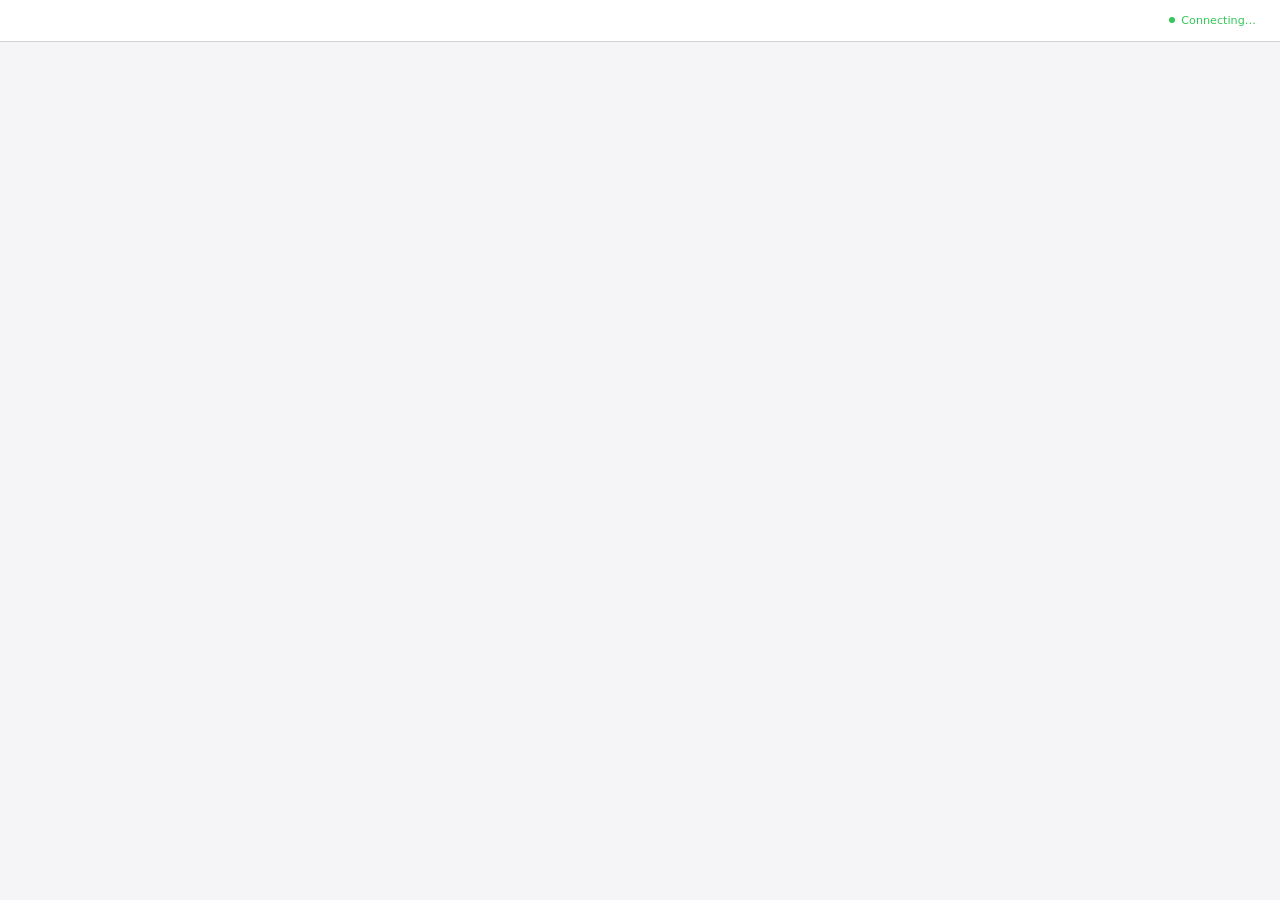
<file: .claude/skills/brainstorming/scripts/frame-template.html>
<!DOCTYPE html>
<html>
<head>
  <meta charset="utf-8">
  <title>Superpowers Brainstorming</title>
  <style>
    /*
     * BRAINSTORM COMPANION FRAME TEMPLATE
     *
     * This template provides a consistent frame with:
     * - OS-aware light/dark theming
     * - Header branding and connection status
     * - Scrollable main content area
     * - CSS helpers for common UI patterns
     *
     * Content is injected via placeholder comment in #frame-content.
     */

    * { box-sizing: border-box; margin: 0; padding: 0; }
    html, body { height: 100%; overflow: hidden; }

    /* ===== THEME VARIABLES ===== */
    :root {
      --bg-primary: #f5f5f7;
      --bg-secondary: #ffffff;
      --bg-tertiary: #e5e5e7;
      --border: #d1d1d6;
      --text-primary: #1d1d1f;
      --text-secondary: #86868b;
      --text-tertiary: #aeaeb2;
      --accent: #0071e3;
      --accent-hover: #0077ed;
      --success: #34c759;
      --warning: #ff9f0a;
      --error: #ff3b30;
      --selected-bg: #e8f4fd;
      --selected-border: #0071e3;
    }

    @media (prefers-color-scheme: dark) {
      :root {
        --bg-primary: #1d1d1f;
        --bg-secondary: #2d2d2f;
        --bg-tertiary: #3d3d3f;
        --border: #424245;
        --text-primary: #f5f5f7;
        --text-secondary: #86868b;
        --text-tertiary: #636366;
        --accent: #0a84ff;
        --accent-hover: #409cff;
        --selected-bg: rgba(10, 132, 255, 0.15);
        --selected-border: #0a84ff;
      }
    }

    body {
      font-family: system-ui, -apple-system, BlinkMacSystemFont, sans-serif;
      background: var(--bg-primary);
      color: var(--text-primary);
      display: flex;
      flex-direction: column;
      line-height: 1.5;
    }

    /* ===== FRAME STRUCTURE ===== */
    .brand { display: flex; align-items: center; min-width: 0; overflow: hidden; color: var(--text-secondary); line-height: 1; }
    .brand a { color: inherit; text-decoration: none; display: flex; align-items: center; gap: 0.5rem; min-width: 0; max-width: 100%; line-height: 1; }
    .brand-copy { display: block; min-width: 0; overflow: hidden; text-overflow: ellipsis; white-space: nowrap; line-height: 1; transform: translateY(-1px); }
    .brand-logo { display: block; height: 1em; width: auto; max-width: 180px; flex-shrink: 0; filter: invert(1); }
    @media (prefers-color-scheme: dark) {
      .brand-logo { filter: none; }
    }
    .status { font-size: 0.7rem; color: var(--status-color, var(--success)); display: flex; align-items: center; gap: 0.4rem; justify-self: end; white-space: nowrap; line-height: 1; }
    .status::before { content: ''; width: 6px; height: 6px; background: var(--status-color, var(--success)); border-radius: 50%; }

    .main { flex: 1; overflow-y: auto; }
    #frame-content { padding: 2rem; min-height: 100%; }

    .header {
      background: var(--bg-secondary);
      border-bottom: 1px solid var(--border);
      padding: 0.5rem 1.5rem;
      flex-shrink: 0;
      display: grid;
      grid-template-columns: minmax(0, 1fr) auto;
      align-items: center;
      gap: 1rem;
      min-height: 42px;
    }
    .header .brand { justify-self: start; width: 100%; font-size: 0.75rem; line-height: 1; }
    .header .status { grid-column: 2; line-height: 1; }
    .header span {
      font-size: 0.75rem;
      color: var(--text-secondary);
    }
    .header .selected-text {
      color: var(--accent);
      font-weight: 500;
    }

    /* ===== TYPOGRAPHY ===== */
    h2 { font-size: 1.5rem; font-weight: 600; margin-bottom: 0.5rem; }
    h3 { font-size: 1.1rem; font-weight: 600; margin-bottom: 0.25rem; }
    .subtitle { color: var(--text-secondary); margin-bottom: 1.5rem; }
    .section { margin-bottom: 2rem; }
    .label { font-size: 0.7rem; color: var(--text-secondary); text-transform: uppercase; letter-spacing: 0.05em; margin-bottom: 0.5rem; }

    /* ===== OPTIONS (for A/B/C choices) ===== */
    .options { display: flex; flex-direction: column; gap: 0.75rem; }
    .option {
      background: var(--bg-secondary);
      border: 2px solid var(--border);
      border-radius: 12px;
      padding: 1rem 1.25rem;
      cursor: pointer;
      transition: all 0.15s ease;
      display: flex;
      align-items: flex-start;
      gap: 1rem;
    }
    .option:hover { border-color: var(--accent); }
    .option.selected { background: var(--selected-bg); border-color: var(--selected-border); }
    .option .letter {
      background: var(--bg-tertiary);
      color: var(--text-secondary);
      width: 1.75rem; height: 1.75rem;
      border-radius: 6px;
      display: flex; align-items: center; justify-content: center;
      font-weight: 600; font-size: 0.85rem; flex-shrink: 0;
    }
    .option.selected .letter { background: var(--accent); color: white; }
    .option .content { flex: 1; }
    .option .content h3 { font-size: 0.95rem; margin-bottom: 0.15rem; }
    .option .content p { color: var(--text-secondary); font-size: 0.85rem; margin: 0; }

    /* ===== CARDS (for showing designs/mockups) ===== */
    .cards { display: grid; grid-template-columns: repeat(auto-fit, minmax(280px, 1fr)); gap: 1rem; }
    .card {
      background: var(--bg-secondary);
      border: 1px solid var(--border);
      border-radius: 12px;
      overflow: hidden;
      cursor: pointer;
      transition: all 0.15s ease;
    }
    .card:hover { border-color: var(--accent); transform: translateY(-2px); box-shadow: 0 4px 12px rgba(0,0,0,0.1); }
    .card.selected { border-color: var(--selected-border); border-width: 2px; }
    .card-image { background: var(--bg-tertiary); aspect-ratio: 16/10; display: flex; align-items: center; justify-content: center; }
    .card-body { padding: 1rem; }
    .card-body h3 { margin-bottom: 0.25rem; }
    .card-body p { color: var(--text-secondary); font-size: 0.85rem; }

    /* ===== MOCKUP CONTAINER ===== */
    .mockup {
      background: var(--bg-secondary);
      border: 1px solid var(--border);
      border-radius: 12px;
      overflow: hidden;
      margin-bottom: 1.5rem;
    }
    .mockup-header {
      background: var(--bg-tertiary);
      padding: 0.5rem 1rem;
      font-size: 0.75rem;
      color: var(--text-secondary);
      border-bottom: 1px solid var(--border);
    }
    .mockup-body { padding: 1.5rem; }

    /* ===== SPLIT VIEW (side-by-side comparison) ===== */
    .split { display: grid; grid-template-columns: 1fr 1fr; gap: 1.5rem; }
    @media (max-width: 700px) { .split { grid-template-columns: 1fr; } }

    /* ===== PROS/CONS ===== */
    .pros-cons { display: grid; grid-template-columns: 1fr 1fr; gap: 1rem; margin: 1rem 0; }
    .pros, .cons { background: var(--bg-secondary); border-radius: 8px; padding: 1rem; }
    .pros h4 { color: var(--success); font-size: 0.85rem; margin-bottom: 0.5rem; }
    .cons h4 { color: var(--error); font-size: 0.85rem; margin-bottom: 0.5rem; }
    .pros ul, .cons ul { margin-left: 1.25rem; font-size: 0.85rem; color: var(--text-secondary); }
    .pros li, .cons li { margin-bottom: 0.25rem; }

    /* ===== PLACEHOLDER (for mockup areas) ===== */
    .placeholder {
      background: var(--bg-tertiary);
      border: 2px dashed var(--border);
      border-radius: 8px;
      padding: 2rem;
      text-align: center;
      color: var(--text-tertiary);
    }

    /* ===== INLINE MOCKUP ELEMENTS ===== */
    .mock-nav { background: var(--accent); color: white; padding: 0.75rem 1rem; display: flex; gap: 1.5rem; font-size: 0.9rem; }
    .mock-sidebar { background: var(--bg-tertiary); padding: 1rem; min-width: 180px; }
    .mock-content { padding: 1.5rem; flex: 1; }
    .mock-button { background: var(--accent); color: white; border: none; padding: 0.5rem 1rem; border-radius: 6px; font-size: 0.85rem; }
    .mock-input { background: var(--bg-primary); border: 1px solid var(--border); border-radius: 6px; padding: 0.5rem; width: 100%; }
  </style>
</head>
<body>
  <div class="header">
    <!-- BRANDING -->
    <div class="status">Connecting…</div>
  </div>

  <div class="main">
    <div id="frame-content">
      <!-- CONTENT -->
    </div>
  </div>

</body>
</html>
</file>
<file: beauty-salon-landing/style.css>
/* ==========================================================================
   LINEA — студия бровей и ресниц. Landing page styles.
   ========================================================================== */

:root {
  --choc: #2B2024;
  --choc-soft: #3a2c31;
  --beige: #F7E7CE;
  --beige-soft: #fbf3e4;
  --pink: #E8B4B8;
  --pink-deep: #d99298;
  --white: #FFFFFF;

  --text-on-dark: #F7E7CE;
  --text-on-dark-dim: #cbb9a6;
  --text-on-light: #2B2024;
  --text-on-light-dim: #6b5c60;

  --font-display: 'Cormorant Garamond', 'Georgia', serif;
  --font-body: 'Manrope', system-ui, sans-serif;

  --container: 1160px;
  --radius-lg: 28px;
  --radius-md: 18px;
  --radius-sm: 12px;

  --ease: cubic-bezier(0.16, 1, 0.3, 1);
}

* { box-sizing: border-box; }

html {
  scroll-behavior: smooth;
  scrollbar-width: thin;
  scrollbar-color: var(--pink) var(--beige-soft);
}

::-webkit-scrollbar { width: 11px; }
::-webkit-scrollbar-track { background: var(--beige-soft); }
::-webkit-scrollbar-thumb {
  background: var(--pink);
  border-radius: 999px;
  border: 2.5px solid var(--beige-soft);
}
::-webkit-scrollbar-thumb:hover { background: var(--pink-deep); }

body {
  margin: 0;
  background: var(--white);
  color: var(--text-on-light);
  font-family: var(--font-body);
  line-height: 1.6;
  -webkit-font-smoothing: antialiased;
  overflow-x: hidden;
}

img { max-width: 100%; display: block; }

.container {
  max-width: var(--container);
  margin: 0 auto;
  padding: 0 24px;
}

.visually-hidden {
  position: absolute;
  width: 1px; height: 1px;
  overflow: hidden;
  clip: rect(0 0 0 0);
  white-space: nowrap;
}

.hide-mobile { display: inline; }

.grain {
  position: fixed;
  inset: 0;
  pointer-events: none;
  z-index: 1;
  opacity: 0.03;
  mix-blend-mode: overlay;
  background-image: url("data:image/svg+xml,%3Csvg xmlns='http://www.w3.org/2000/svg' width='120' height='120'%3E%3Cfilter id='n'%3E%3CfeTurbulence type='fractalNoise' baseFrequency='0.9' numOctaves='2' stitchTiles='stitch'/%3E%3C/filter%3E%3Crect width='100%25' height='100%25' filter='url(%23n)'/%3E%3C/svg%3E");
}

/* ---------- typography ---------- */

h1, h2, h3 {
  font-family: var(--font-display);
  font-weight: 600;
  letter-spacing: -0.01em;
  margin: 0;
}

h1 { font-size: clamp(2.6rem, 5.4vw, 4.2rem); line-height: 1.08; font-weight: 600; }
h2 { font-size: clamp(2rem, 3.8vw, 2.9rem); line-height: 1.15; }
h3 { font-size: 1.3rem; line-height: 1.35; font-weight: 600; }

p { margin: 0; }

.text-accent { color: var(--pink-deep); font-style: italic; }

.kicker {
  font-family: var(--font-body);
  font-size: 0.78rem;
  font-weight: 700;
  letter-spacing: 0.16em;
  text-transform: uppercase;
  color: var(--pink-deep);
  margin: 0 0 18px;
}

.kicker--center {
  display: flex;
  align-items: center;
  justify-content: center;
  gap: 14px;
  text-align: center;
}

.kicker--center::before,
.kicker--center::after {
  content: '';
  flex: 0 0 30px;
  height: 1px;
  background: currentColor;
  opacity: 0.4;
}

.section-title {
  max-width: 720px;
  margin-bottom: 16px;
}

.section-title--center { max-width: 680px; margin-left: auto; margin-right: auto; text-align: center; }

.section-sub {
  max-width: 600px;
  font-size: 1.08rem;
  color: var(--text-on-light-dim);
  margin-bottom: 56px;
}

.section-sub--center { margin-left: auto; margin-right: auto; text-align: center; }

/* ---------- buttons ---------- */

.btn {
  display: inline-flex;
  align-items: center;
  justify-content: center;
  gap: 8px;
  padding: 16px 30px;
  border-radius: 999px;
  font-family: var(--font-body);
  font-weight: 700;
  font-size: 0.98rem;
  text-decoration: none;
  border: none;
  cursor: pointer;
  transition: transform 0.25s var(--ease), box-shadow 0.25s var(--ease), background 0.25s var(--ease);
}

.btn-primary {
  position: relative;
  overflow: hidden;
  background: var(--pink);
  color: var(--choc);
  box-shadow: 0 10px 30px -10px rgba(232, 180, 184, 0.6);
}

.btn-primary::before {
  content: '';
  position: absolute;
  top: 0;
  left: -60%;
  width: 40%;
  height: 100%;
  background: linear-gradient(120deg, transparent, rgba(255,255,255,0.55), transparent);
  transform: skewX(-20deg);
  transition: left 0.65s var(--ease);
}

.btn-primary:hover::before { left: 130%; }

.btn-primary:not(.btn-block)::after {
  content: '→';
  display: inline-block;
  transition: transform 0.25s var(--ease);
}

.btn-primary:not(.btn-block):hover::after { transform: translateX(4px); }

.btn-primary:hover {
  background: var(--pink-deep);
  transform: translateY(-2px);
  box-shadow: 0 16px 34px -12px rgba(232, 180, 184, 0.75);
}

.btn-ghost {
  background: transparent;
  color: var(--text-on-dark);
  border: 1.5px solid rgba(247, 231, 206, 0.35);
}

.btn-ghost:hover {
  border-color: rgba(247, 231, 206, 0.7);
  transform: translateY(-2px);
}

.btn-block { width: 100%; }

/* ---------- header ---------- */

.site-header {
  position: fixed;
  top: 0; left: 0; right: 0;
  z-index: 50;
  padding: 22px 0;
  transition: background 0.3s var(--ease), padding 0.3s var(--ease), box-shadow 0.3s var(--ease);
}

.site-header.is-scrolled {
  padding: 14px 0;
  background: rgba(43, 32, 36, 0.92);
  backdrop-filter: blur(10px);
  box-shadow: 0 8px 24px -12px rgba(0,0,0,0.35);
}

.header-inner {
  display: flex;
  align-items: center;
  justify-content: space-between;
}

.logo {
  display: inline-flex;
  align-items: center;
  gap: 8px;
  font-family: var(--font-display);
  font-size: 1.6rem;
  font-weight: 700;
  letter-spacing: 0.08em;
  color: var(--text-on-dark);
  text-decoration: none;
}

.logo-mark { color: var(--pink); flex-shrink: 0; }

.logo--small { color: var(--text-on-dark); font-size: 1.3rem; }

.main-nav {
  display: flex;
  align-items: center;
  gap: 32px;
}

.main-nav a {
  color: var(--text-on-dark-dim);
  text-decoration: none;
  font-size: 0.95rem;
  font-weight: 500;
  transition: color 0.2s var(--ease);
}

.main-nav a:hover { color: var(--text-on-dark); }

.nav-cta {
  padding: 10px 20px;
  border-radius: 999px;
  background: var(--pink);
  color: var(--choc) !important;
  font-weight: 700;
}

.nav-cta:hover { background: var(--pink-deep); }

.burger {
  display: none;
  flex-direction: column;
  gap: 5px;
  background: none;
  border: none;
  cursor: pointer;
  padding: 8px;
}

.burger span {
  width: 22px;
  height: 2px;
  background: var(--text-on-dark);
  transition: transform 0.25s var(--ease), opacity 0.25s var(--ease);
}

/* ---------- wave dividers ---------- */

.wave-divider {
  position: relative;
  z-index: 6;
  height: 90px;
  margin-top: -89px;
  line-height: 0;
  pointer-events: none;
}

.wave-divider svg {
  width: 100%;
  height: 100%;
  display: block;
}

/* ---------- hero ---------- */

.hero {
  position: relative;
  background: var(--choc);
  color: var(--text-on-dark);
  padding: 168px 0 0;
  overflow: hidden;
}

.hero::after {
  content: '';
  position: absolute;
  top: 10%;
  left: -14%;
  width: 480px;
  height: 480px;
  background: radial-gradient(circle, rgba(232, 180, 184, 0.16), transparent 70%);
  pointer-events: none;
  z-index: 1;
  filter: blur(10px);
}

.hero-arc {
  position: absolute;
  top: -30%;
  right: -12%;
  width: 640px;
  height: 640px;
  border-radius: 50%;
  border: 1px solid rgba(232, 180, 184, 0.18);
  pointer-events: none;
}

.hero-arc::before {
  content: '';
  position: absolute;
  inset: 60px;
  border-radius: 50%;
  border: 1px solid rgba(247, 231, 206, 0.12);
}

.hero-arc--small {
  width: 420px;
  height: 420px;
  top: -20%;
  right: -8%;
}

.hero-watermark {
  position: absolute;
  left: 50%;
  bottom: -10px;
  transform: translateX(-50%);
  color: rgba(247, 231, 206, 0.05);
  pointer-events: none;
  z-index: 1;
}

.hero-inner {
  display: grid;
  grid-template-columns: 1.1fr 0.9fr;
  gap: 48px;
  align-items: center;
  position: relative;
  z-index: 2;
  padding-bottom: 96px;
}

.hero-sub {
  margin: 24px 0 36px;
  font-size: 1.12rem;
  color: var(--text-on-dark-dim);
  max-width: 480px;
}

.hero-actions {
  display: flex;
  flex-wrap: wrap;
  gap: 16px;
  margin-bottom: 20px;
}

.hero-micro {
  font-size: 0.9rem;
  color: var(--text-on-dark-dim);
  margin-bottom: 28px;
}

.hero-trust-row {
  display: flex;
  flex-wrap: wrap;
  gap: 10px 22px;
  padding-top: 24px;
  border-top: 1px solid rgba(247, 231, 206, 0.12);
}

.hero-trust-item {
  display: inline-flex;
  align-items: center;
  gap: 7px;
  font-size: 0.84rem;
  color: var(--text-on-dark-dim);
}

.hero-trust-item svg { color: var(--pink); flex-shrink: 0; }

/* ---------- hero visual: floating badges ---------- */

.hero-visual { position: relative; perspective: 1200px; }

.floating-badge {
  position: absolute;
  display: flex;
  align-items: center;
  gap: 10px;
  background: var(--choc);
  color: var(--text-on-dark);
  border: 1px solid rgba(247, 231, 206, 0.18);
  border-radius: 999px;
  padding: 10px 18px 10px 12px;
  box-shadow: 0 18px 34px -16px rgba(0,0,0,0.5);
  z-index: 3;
  animation: float 5s ease-in-out infinite;
}

.floating-badge svg { color: var(--pink); flex-shrink: 0; }

.floating-badge strong {
  display: block;
  font-family: var(--font-display);
  font-size: 0.95rem;
  font-weight: 700;
  line-height: 1.2;
}

.floating-badge span {
  display: block;
  font-size: 0.72rem;
  color: var(--text-on-dark-dim);
}

.floating-badge--top {
  top: -22px;
  left: -18px;
}

.floating-badge--bottom {
  bottom: -22px;
  right: 18px;
  animation-delay: 1.4s;
}

@keyframes float {
  0%, 100% { transform: translateY(0); }
  50% { transform: translateY(-8px); }
}

/* ---------- hero services ticker ---------- */

.hero-ticker {
  position: relative;
  z-index: 2;
  border-top: 1px solid rgba(247, 231, 206, 0.12);
  overflow: hidden;
  padding: 22px 0;
  -webkit-mask-image: linear-gradient(90deg, transparent, #000 8%, #000 92%, transparent);
  mask-image: linear-gradient(90deg, transparent, #000 8%, #000 92%, transparent);
}

.hero-ticker__track {
  display: flex;
  width: max-content;
  gap: 0;
  animation: ticker 26s linear infinite;
}

.hero-ticker__track span {
  font-family: var(--font-display);
  font-style: italic;
  font-size: 1.1rem;
  color: var(--text-on-dark-dim);
  white-space: nowrap;
  padding: 0 28px;
  position: relative;
}

.hero-ticker__track span::after {
  content: '✦';
  position: absolute;
  right: -3px;
  font-style: normal;
  font-size: 0.7rem;
  color: var(--pink);
}

@keyframes ticker {
  from { transform: translateX(0); }
  to { transform: translateX(-50%); }
}

.scroll-cue {
  position: absolute;
  left: 50%;
  bottom: 74px;
  transform: translateX(-50%);
  color: rgba(247, 231, 206, 0.5);
  z-index: 2;
  transition: color 0.2s var(--ease);
}

.scroll-cue:hover { color: var(--pink); }

.scroll-cue__dot { animation: scroll-dot 1.8s ease-in-out infinite; }

@keyframes scroll-dot {
  0% { opacity: 1; transform: translateY(0); }
  60% { opacity: 0; transform: translateY(9px); }
  100% { opacity: 0; transform: translateY(9px); }
}

@media (prefers-reduced-motion: reduce) {
  .hero-ticker__track { animation: none; }
  .floating-badge { animation: none; }
  .scroll-cue__dot { animation: none; }
}

/* booking card mock */

.booking-card {
  background: var(--beige-soft);
  border-radius: var(--radius-lg);
  padding: 28px;
  box-shadow: 0 40px 80px -30px rgba(0,0,0,0.45);
  color: var(--text-on-light);
  transition: transform 0.2s ease-out;
  transform-style: preserve-3d;
  will-change: transform;
}

.booking-card__head {
  display: flex;
  align-items: center;
  justify-content: space-between;
  margin-bottom: 22px;
}

.booking-card__title {
  font-family: var(--font-display);
  font-size: 1.15rem;
  font-weight: 600;
}

.booking-dot {
  width: 10px;
  height: 10px;
  border-radius: 50%;
  background: var(--pink-deep);
}

.booking-field { margin-bottom: 20px; }
.booking-field:last-of-type { margin-bottom: 24px; }

.booking-field__label {
  display: block;
  font-size: 0.75rem;
  font-weight: 700;
  letter-spacing: 0.08em;
  text-transform: uppercase;
  color: var(--text-on-light-dim);
  margin-bottom: 10px;
}

.booking-chips, .booking-days, .booking-slots {
  display: flex;
  gap: 8px;
  flex-wrap: wrap;
}

.chip, .day, .slot {
  padding: 8px 14px;
  border-radius: 999px;
  background: var(--white);
  font-size: 0.85rem;
  font-weight: 600;
  color: var(--text-on-light-dim);
  border: 1px solid rgba(43,32,36,0.08);
}

.chip--active, .day--active, .slot--active {
  background: var(--pink);
  color: var(--choc);
  border-color: transparent;
}

.day, .slot { min-width: 46px; text-align: center; }

.booking-card__footer {
  display: flex;
  align-items: center;
  justify-content: space-between;
  padding-top: 18px;
  border-top: 1px solid rgba(43,32,36,0.08);
  font-size: 0.85rem;
  color: var(--text-on-light-dim);
}

.booking-check {
  width: 24px;
  height: 24px;
  border-radius: 50%;
  background: var(--pink);
  color: var(--choc);
  display: inline-flex;
  align-items: center;
  justify-content: center;
  font-size: 0.8rem;
  font-weight: 700;
}

/* ---------- problem ---------- */

.problem {
  position: relative;
  background: var(--white);
  padding: 110px 0;
  background-image: radial-gradient(rgba(43,32,36,0.05) 1px, transparent 1px);
  background-size: 26px 26px;
  background-position: -8px -8px;
}

.problem-grid {
  display: grid;
  grid-template-columns: repeat(4, 1fr);
  gap: 24px;
  margin-top: 56px;
}

.problem-card {
  position: relative;
  background: var(--beige-soft);
  border-radius: var(--radius-md);
  padding: 32px 26px;
  overflow: hidden;
  transition: transform 0.25s var(--ease), box-shadow 0.25s var(--ease);
}

.problem-card::before {
  content: '';
  position: absolute;
  top: -40px;
  right: -40px;
  width: 110px;
  height: 110px;
  border-radius: 50%;
  background: radial-gradient(circle, rgba(232,180,184,0.35), transparent 70%);
}

.problem-card:hover {
  transform: translateY(-4px);
  box-shadow: 0 20px 36px -22px rgba(43,32,36,0.3);
}

.problem-card__top {
  display: flex;
  align-items: center;
  justify-content: space-between;
  margin-bottom: 18px;
  position: relative;
}

.problem-num {
  display: block;
  font-family: var(--font-display);
  font-size: 1.6rem;
  font-weight: 600;
  color: var(--pink-deep);
}

.problem-icon {
  color: var(--choc);
  opacity: 0.55;
}

.problem-card h3 { margin-bottom: 10px; font-size: 1.1rem; position: relative; }
.problem-card p { color: var(--text-on-light-dim); font-size: 0.95rem; position: relative; }

/* ---------- solution ---------- */

.solution {
  background: var(--beige);
  padding: 110px 0;
}

.steps {
  display: flex;
  align-items: flex-start;
  margin: 56px 0 72px;
  position: relative;
}

.step {
  flex: 1;
  min-width: 0;
  background: var(--white);
  border-radius: var(--radius-md);
  padding: 30px 22px;
  position: relative;
  transition: transform 0.25s var(--ease), box-shadow 0.25s var(--ease);
}

.step:hover {
  transform: translateY(-4px);
  box-shadow: 0 18px 34px -22px rgba(43,32,36,0.3);
}

.step-num {
  width: 34px;
  height: 34px;
  border-radius: 50%;
  background: var(--choc);
  color: var(--beige);
  display: inline-flex;
  align-items: center;
  justify-content: center;
  font-family: var(--font-display);
  font-weight: 600;
  font-size: 1rem;
  margin-bottom: 18px;
  position: relative;
  z-index: 2;
}

.step h3 { margin-bottom: 8px; font-size: 1.08rem; }
.step p { color: var(--text-on-light-dim); font-size: 0.92rem; }

.step-line {
  flex: 0 0 22px;
  align-self: flex-start;
  margin-top: 47px;
  height: 0;
  border-top: 1.5px dashed rgba(43, 32, 36, 0.22);
  position: relative;
}

.step-line::after {
  content: '';
  position: absolute;
  right: -3px;
  top: -3px;
  width: 6px;
  height: 6px;
  border-radius: 50%;
  background: var(--pink-deep);
}

.features {
  display: grid;
  grid-template-columns: repeat(4, 1fr);
  gap: 24px;
}

.feature-card {
  background: var(--white);
  border-radius: var(--radius-md);
  padding: 32px 26px;
  transition: transform 0.25s var(--ease), box-shadow 0.25s var(--ease);
}

.feature-card:hover {
  transform: translateY(-4px);
  box-shadow: 0 20px 40px -20px rgba(43,32,36,0.25);
}

.feature-icon {
  width: 48px;
  height: 48px;
  border-radius: 14px;
  background: linear-gradient(145deg, var(--pink), #f1c7cb);
  color: var(--choc);
  display: flex;
  align-items: center;
  justify-content: center;
  margin-bottom: 20px;
  box-shadow: 0 8px 16px -8px rgba(232, 180, 184, 0.7);
}

.callout {
  display: flex;
  align-items: flex-start;
  gap: 14px;
  background: var(--white);
  border: 1px dashed rgba(43, 32, 36, 0.18);
  border-radius: var(--radius-md);
  padding: 20px 24px;
  margin-bottom: 56px;
}

.callout-icon { color: var(--pink-deep); flex-shrink: 0; margin-top: 2px; }

.callout p {
  font-size: 0.95rem;
  color: var(--text-on-light-dim);
}

.callout p strong { color: var(--text-on-light); }

.feature-card h3 { margin-bottom: 10px; font-size: 1.08rem; }
.feature-card p { color: var(--text-on-light-dim); font-size: 0.92rem; }

.section-cta {
  text-align: center;
  margin-top: 64px;
}

/* ---------- trust ---------- */

.trust {
  background: var(--choc);
  color: var(--text-on-dark);
  padding: 110px 0;
}

.trust .kicker { color: var(--pink); }
.trust .section-title { color: var(--text-on-dark); }

.principles {
  display: grid;
  grid-template-columns: repeat(3, 1fr);
  gap: 24px;
  margin: 56px 0 80px;
}

.principle-card {
  background: rgba(247, 231, 206, 0.06);
  border: 1px solid rgba(247, 231, 206, 0.12);
  border-radius: var(--radius-md);
  padding: 32px 26px;
  transition: transform 0.25s var(--ease), background 0.25s var(--ease);
}

.principle-card:hover {
  transform: translateY(-4px);
  background: rgba(247, 231, 206, 0.1);
}

.principle-icon {
  width: 46px;
  height: 46px;
  border-radius: 13px;
  background: linear-gradient(145deg, rgba(232, 180, 184, 0.22), rgba(232, 180, 184, 0.06));
  border: 1px solid rgba(232, 180, 184, 0.25);
  color: var(--pink);
  display: flex;
  align-items: center;
  justify-content: center;
  margin-bottom: 18px;
}

.principle-card h3 { color: var(--beige); margin-bottom: 10px; font-size: 1.1rem; }
.principle-card p { color: var(--text-on-dark-dim); font-size: 0.94rem; }

.portfolio { margin-bottom: 56px; }

.portfolio-title {
  color: var(--beige);
  text-align: center;
  margin-bottom: 28px;
}

.portfolio-grid {
  display: grid;
  grid-template-columns: repeat(4, 1fr);
  gap: 18px;
}

.portfolio-item {
  aspect-ratio: 3 / 4;
  border-radius: var(--radius-sm);
  background: linear-gradient(155deg, rgba(232,180,184,0.16), rgba(247,231,206,0.06));
  border: 1px dashed rgba(247, 231, 206, 0.25);
  display: flex;
  flex-direction: column;
  align-items: center;
  justify-content: center;
  gap: 14px;
  text-align: center;
  padding: 16px;
  transition: border-color 0.25s var(--ease), transform 0.25s var(--ease);
}

.portfolio-item:hover {
  border-color: rgba(232, 180, 184, 0.6);
  transform: translateY(-4px);
}

.portfolio-item svg { color: var(--pink); }

.portfolio-item span {
  font-size: 0.82rem;
  color: var(--text-on-dark-dim);
  font-weight: 500;
}

.portfolio-note {
  text-align: center;
  margin-top: 20px;
  font-size: 0.88rem;
  color: var(--text-on-dark-dim);
}

.quote-card {
  max-width: 640px;
  margin: 0 auto 80px;
  text-align: center;
  padding: 8px 24px 0;
}

.quote-mark { color: var(--pink); margin-bottom: 12px; }

.quote-text {
  font-family: var(--font-display);
  font-style: italic;
  font-size: 1.25rem;
  line-height: 1.5;
  color: var(--text-on-dark-dim);
  margin-bottom: 14px;
}

.quote-author {
  font-size: 0.85rem;
  color: var(--pink);
  font-weight: 600;
}

.faq-title {
  text-align: center;
  color: var(--beige);
  margin-bottom: 28px;
}

.faq { max-width: 720px; margin: 0 auto; }

.faq-item {
  border-bottom: 1px solid rgba(247, 231, 206, 0.14);
}

.faq-question {
  width: 100%;
  display: flex;
  align-items: center;
  justify-content: space-between;
  gap: 16px;
  background: none;
  border: none;
  color: var(--text-on-dark);
  font-family: var(--font-body);
  font-size: 1.02rem;
  font-weight: 600;
  text-align: left;
  padding: 22px 4px;
  cursor: pointer;
}

.faq-toggle {
  position: relative;
  width: 18px;
  height: 18px;
  flex-shrink: 0;
}

.faq-toggle::before, .faq-toggle::after {
  content: '';
  position: absolute;
  background: var(--pink);
  transition: transform 0.25s var(--ease);
}

.faq-toggle::before { width: 100%; height: 1.5px; top: 50%; left: 0; transform: translateY(-50%); }
.faq-toggle::after { width: 1.5px; height: 100%; left: 50%; top: 0; transform: translateX(-50%); }

.faq-question[aria-expanded="true"] .faq-toggle::after { transform: translateX(-50%) rotate(90deg); opacity: 0; }

.faq-answer {
  max-height: 0;
  overflow: hidden;
  transition: max-height 0.3s var(--ease);
}

.faq-answer p {
  padding: 0 4px 22px;
  color: var(--text-on-dark-dim);
  font-size: 0.96rem;
  max-width: 620px;
}

/* ---------- final cta ---------- */

.final-cta {
  position: relative;
  background: var(--pink);
  color: var(--choc);
  padding: 110px 0;
  overflow: hidden;
}

.final-cta .hero-arc {
  border-color: rgba(43, 32, 36, 0.12);
}

.final-cta .hero-arc::before {
  border-color: rgba(43, 32, 36, 0.08);
}

.final-cta__inner {
  position: relative;
  z-index: 2;
  max-width: 620px;
  margin: 0 auto;
  text-align: center;
}

.final-cta h2 { margin-bottom: 18px; }

.final-cta p {
  color: rgba(43, 32, 36, 0.75);
  font-size: 1.08rem;
  margin-bottom: 28px;
}

.final-cta__badges {
  display: flex;
  flex-wrap: wrap;
  justify-content: center;
  gap: 10px 20px;
  margin-bottom: 36px;
}

.final-cta__badges span {
  display: inline-flex;
  align-items: center;
  gap: 7px;
  font-size: 0.85rem;
  font-weight: 600;
  color: var(--choc);
}

.final-cta__badges svg { flex-shrink: 0; }

.cta-form {
  display: flex;
  flex-direction: column;
  gap: 14px;
  background: var(--white);
  border-radius: var(--radius-lg);
  padding: 28px;
  box-shadow: 0 30px 60px -24px rgba(43,32,36,0.35);
  text-align: left;
}

.cta-form__row {
  display: grid;
  grid-template-columns: 1fr 1fr;
  gap: 14px;
}

.cta-form input, .cta-form select {
  width: 100%;
  padding: 15px 18px;
  border-radius: var(--radius-sm);
  border: 1.5px solid rgba(43,32,36,0.12);
  background: var(--beige-soft);
  font-family: var(--font-body);
  font-size: 0.98rem;
  color: var(--text-on-light);
  transition: border-color 0.2s var(--ease);
}

.cta-form input:focus, .cta-form select:focus {
  outline: none;
  border-color: var(--pink-deep);
}

.cta-note {
  margin-top: 20px;
  font-size: 0.88rem;
  color: rgba(43, 32, 36, 0.65);
}

/* ---------- footer ---------- */

.site-footer {
  background: var(--choc);
  color: var(--text-on-dark-dim);
  padding: 56px 0 40px;
}

.footer-inner {
  text-align: center;
  display: flex;
  flex-direction: column;
  align-items: center;
  gap: 10px;
}

.footer-tagline { max-width: 380px; font-size: 0.95rem; }

.footer-social {
  display: flex;
  gap: 12px;
  margin: 4px 0 2px;
}

.footer-social a {
  width: 38px;
  height: 38px;
  border-radius: 50%;
  border: 1px solid rgba(247, 231, 206, 0.2);
  color: var(--text-on-dark-dim);
  display: flex;
  align-items: center;
  justify-content: center;
  transition: border-color 0.2s var(--ease), color 0.2s var(--ease), transform 0.2s var(--ease);
}

.footer-social a:hover {
  border-color: var(--pink);
  color: var(--pink);
  transform: translateY(-2px);
}

.footer-contacts { font-size: 0.85rem; opacity: 0.7; }
.footer-copy { font-size: 0.82rem; opacity: 0.5; margin-top: 8px; }

/* ---------- reveal animation ---------- */

.reveal {
  transition: opacity 0.7s var(--ease), transform 0.7s var(--ease);
  transition-delay: var(--delay, 0ms);
}

/* Hidden-until-scrolled-into-view only once JS confirms it can reveal it again.
   Without this guard, a JS-less viewer (e.g. iOS Quick Look) leaves every
   .reveal element permanently invisible. */
.has-js .reveal {
  opacity: 0;
  transform: translateY(24px);
}

.has-js .reveal.is-visible {
  opacity: 1;
  transform: translateY(0);
}

/* ---------- responsive ---------- */

@media (max-width: 980px) {
  .hero-inner { grid-template-columns: 1fr; }
  .hero-visual { order: -1; }
  .problem-grid, .features { grid-template-columns: repeat(2, 1fr); }
  .principles { grid-template-columns: 1fr; }
  .portfolio-grid { grid-template-columns: repeat(2, 1fr); }
  .steps { flex-direction: column; gap: 16px; }
  .step-line { display: none; }
  .scroll-cue { display: none; }
}

@media (max-width: 720px) {
  .hide-mobile { display: none; }

  .main-nav {
    position: fixed;
    top: 0; right: 0;
    height: 100vh;
    width: min(78vw, 320px);
    background: var(--choc);
    flex-direction: column;
    justify-content: center;
    align-items: flex-start;
    gap: 28px;
    padding: 40px;
    transform: translateX(100%);
    transition: transform 0.3s var(--ease);
    z-index: 40;
  }

  .main-nav.is-open { transform: translateX(0); }

  .burger { display: flex; }
  .burger.is-open span:nth-child(1) { transform: translateY(7px) rotate(45deg); }
  .burger.is-open span:nth-child(2) { opacity: 0; }
  .burger.is-open span:nth-child(3) { transform: translateY(-7px) rotate(-45deg); }

  .hero { padding: 140px 0 0; }
  .hero-inner { padding-bottom: 64px; }
  .problem, .solution, .trust, .final-cta { padding: 64px 0; }
  .problem-grid, .features, .portfolio-grid { grid-template-columns: 1fr; }
  .cta-form__row { grid-template-columns: 1fr; }
  .wave-divider { height: 48px; margin-top: -47px; }

  .floating-badge--top { top: -14px; left: -8px; padding: 8px 14px 8px 10px; }
  .floating-badge--bottom { bottom: -18px; right: 10px; padding: 8px 14px 8px 10px; }
  .floating-badge strong { font-size: 0.82rem; }
  .floating-badge span { font-size: 0.65rem; }
  .hero-visual { margin-bottom: 36px; }
  .hero-ticker__track span { font-size: 0.95rem; padding: 0 18px; }
  .hero-watermark { display: none; }
}
</file>
<file: financial-marathon-landing/style.css>
/* ===================== Tokens ===================== */
:root {
  --dark: #1B4332;
  --dark-soft: #2C5C46;
  --mint: #95D5B2;
  --mint-soft: #E4F5EB;
  --gold: #D4A373;
  --gold-soft: #F6E8D8;
  --white: #FFFFFF;
  --ink: #1E2A24;
  --ink-muted: #5C6B63;
  --border: #E4E9E5;

  --font-display: "Fraunces", Georgia, serif;
  --font-body: "Inter", -apple-system, BlinkMacSystemFont, "Segoe UI", sans-serif;

  --container: 1160px;
  --radius-lg: 28px;
  --radius-md: 18px;
  --radius-sm: 12px;
  --shadow-soft: 0 20px 50px -25px rgba(27, 67, 50, 0.35);
}

* { box-sizing: border-box; }
html { scroll-behavior: smooth; }

body {
  margin: 0;
  font-family: var(--font-body);
  color: var(--ink);
  background: var(--white);
  -webkit-font-smoothing: antialiased;
  overflow-x: hidden;
}

h1, h2, h3, h4 {
  font-family: var(--font-display);
  color: var(--dark);
  line-height: 1.15;
  margin: 0;
  font-weight: 600;
}

p { margin: 0; }
a { color: inherit; text-decoration: none; }
ul { margin: 0; padding: 0; list-style: none; }
button { font-family: inherit; cursor: pointer; }

.container {
  max-width: var(--container);
  margin: 0 auto;
  padding: 0 24px;
}

.text-accent { color: var(--gold); }

/* ===================== Reveal animation ===================== */
.reveal {
  opacity: 0;
  transform: translateY(24px);
  transition: opacity 0.7s ease, transform 0.7s ease;
}
.reveal.is-visible {
  opacity: 1;
  transform: translateY(0);
}

/* ===================== Buttons ===================== */
.btn {
  display: inline-flex;
  align-items: center;
  justify-content: center;
  gap: 8px;
  padding: 16px 28px;
  border-radius: 999px;
  font-weight: 600;
  font-size: 15.5px;
  border: 1px solid transparent;
  transition: transform 0.25s ease, box-shadow 0.25s ease, background 0.25s ease, color 0.25s ease;
  white-space: nowrap;
}
.btn-primary {
  background: var(--dark);
  color: var(--white);
  box-shadow: 0 12px 30px -12px rgba(27, 67, 50, 0.55);
  position: relative;
  overflow: hidden;
}
.btn-primary::before {
  content: "";
  position: absolute;
  top: 0;
  left: -60%;
  width: 40%;
  height: 100%;
  background: linear-gradient(115deg, transparent, rgba(255, 255, 255, 0.28), transparent);
  transform: skewX(-20deg);
  transition: left 0.6s ease;
}
.btn-primary:hover::before { left: 130%; }
.btn-primary:hover {
  background: var(--dark-soft);
  transform: translateY(-2px);
  box-shadow: 0 16px 34px -12px rgba(27, 67, 50, 0.6);
}
.btn-ghost {
  background: transparent;
  color: var(--dark);
  border-color: var(--border);
}
.btn-ghost:hover {
  border-color: var(--dark);
  transform: translateY(-2px);
}
.btn-block { width: 100%; }

/* ===================== Header ===================== */
.site-header {
  position: sticky;
  top: 0;
  z-index: 100;
  background: rgba(255, 255, 255, 0.85);
  backdrop-filter: blur(10px);
  border-bottom: 1px solid var(--border);
}

.header-inner {
  display: flex;
  align-items: center;
  justify-content: space-between;
  height: 76px;
}

.logo {
  font-family: var(--font-display);
  font-size: 22px;
  font-weight: 600;
  color: var(--dark);
  display: flex;
  align-items: baseline;
  gap: 8px;
}
.logo-dot { color: var(--gold); }
.logo-sub {
  font-family: var(--font-body);
  font-size: 12px;
  font-weight: 600;
  letter-spacing: 0.06em;
  text-transform: uppercase;
  color: var(--ink-muted);
  padding-left: 8px;
  border-left: 1px solid var(--border);
}

.main-nav {
  display: flex;
  align-items: center;
  gap: 32px;
  font-size: 15px;
  font-weight: 500;
}
.main-nav a { color: var(--ink-muted); transition: color 0.2s ease; }
.main-nav a:hover { color: var(--dark); }
.nav-cta {
  background: var(--dark);
  color: var(--white) !important;
  padding: 10px 20px;
  border-radius: 999px;
}
.nav-cta:hover { background: var(--dark-soft); }

.burger {
  display: none;
  flex-direction: column;
  gap: 5px;
  background: none;
  border: none;
  padding: 8px;
}
.burger span {
  width: 22px;
  height: 2px;
  background: var(--dark);
  border-radius: 2px;
  transition: transform 0.25s ease, opacity 0.25s ease;
}
.burger[aria-expanded="true"] span:nth-child(1) { transform: translateY(7px) rotate(45deg); }
.burger[aria-expanded="true"] span:nth-child(2) { opacity: 0; }
.burger[aria-expanded="true"] span:nth-child(3) { transform: translateY(-7px) rotate(-45deg); }

/* ===================== Hero ===================== */
.hero {
  position: relative;
  padding: 96px 0 110px;
  overflow: hidden;
}

.hero-blob {
  position: absolute;
  border-radius: 50%;
  filter: blur(60px);
  opacity: 0.5;
  z-index: 0;
}
.hero-blob--mint {
  width: 480px;
  height: 480px;
  background: var(--mint);
  top: -180px;
  right: -140px;
}
.hero-blob--gold {
  width: 360px;
  height: 360px;
  background: var(--gold-soft);
  bottom: -160px;
  left: -120px;
}

.hero-watermark {
  position: absolute;
  top: 50%;
  left: 50%;
  transform: translate(-50%, -50%);
  font-family: var(--font-display);
  font-size: min(46vw, 620px);
  font-weight: 600;
  line-height: 1;
  color: var(--dark);
  opacity: 0.035;
  z-index: 0;
  pointer-events: none;
  user-select: none;
  white-space: nowrap;
}

.hero-inner {
  position: relative;
  z-index: 1;
  display: grid;
  grid-template-columns: 1.05fr 0.95fr;
  gap: 56px;
  align-items: center;
}

.kicker {
  display: inline-block;
  font-size: 13.5px;
  font-weight: 600;
  letter-spacing: 0.04em;
  color: var(--dark);
  background: var(--mint-soft);
  padding: 8px 16px;
  border-radius: 999px;
  margin-bottom: 22px;
}

.hero-copy h1 {
  font-size: clamp(34px, 4.4vw, 54px);
  letter-spacing: -0.01em;
}

.hero-sub {
  margin-top: 22px;
  font-size: 18px;
  line-height: 1.6;
  color: var(--ink-muted);
  max-width: 520px;
}

.hero-actions {
  display: flex;
  flex-wrap: wrap;
  gap: 16px;
  margin-top: 34px;
}

.hero-chips {
  display: flex;
  flex-wrap: wrap;
  gap: 10px 22px;
  margin-top: 32px;
  padding-top: 24px;
  border-top: 1px solid var(--border);
}
.hero-chips li {
  font-size: 14px;
  font-weight: 500;
  color: var(--ink-muted);
  position: relative;
  padding-left: 18px;
}
.hero-chips li::before {
  content: "";
  position: absolute;
  left: 0;
  top: 6px;
  width: 8px;
  height: 8px;
  border-radius: 50%;
  background: var(--gold);
}

/* Hero visual */
.hero-visual {
  position: relative;
  display: flex;
  justify-content: center;
}

.visual-card {
  width: 100%;
  max-width: 380px;
  background: var(--white);
  border-radius: var(--radius-lg);
  border: 1px solid var(--border);
  box-shadow: var(--shadow-soft);
  padding: 28px 26px;
  animation: floaty 6s ease-in-out infinite;
}

@keyframes floaty {
  0%, 100% { transform: translateY(0); }
  50% { transform: translateY(-12px); }
}

.visual-card__head {
  display: flex;
  justify-content: space-between;
  align-items: center;
  font-family: var(--font-display);
  font-size: 18px;
  color: var(--dark);
  margin-bottom: 18px;
}
.visual-card__badge {
  font-family: var(--font-body);
  font-size: 12px;
  font-weight: 600;
  color: var(--dark);
  background: var(--gold-soft);
  padding: 5px 12px;
  border-radius: 999px;
}

.visual-progress {
  height: 8px;
  border-radius: 999px;
  background: var(--mint-soft);
  overflow: hidden;
  margin-bottom: 24px;
}
.visual-progress__bar span {
  display: block;
  height: 100%;
  background: linear-gradient(90deg, var(--dark) 0%, var(--mint) 100%);
  border-radius: 999px;
}

.visual-row {
  display: flex;
  align-items: center;
  gap: 10px;
  padding: 10px 0;
  border-bottom: 1px solid var(--border);
  font-size: 14px;
}
.visual-row:last-of-type { border-bottom: none; }
.visual-dot { width: 9px; height: 9px; border-radius: 50%; flex-shrink: 0; }
.visual-dot--mint { background: var(--mint); }
.visual-dot--gold { background: var(--gold); }
.visual-dot--green { background: var(--dark); }
.visual-dot--soft { background: var(--border); }
.visual-row__label { flex: 1; color: var(--ink-muted); }
.visual-row__value { font-weight: 600; color: var(--dark); }

.visual-card__foot {
  margin-top: 18px;
  font-size: 13px;
  color: var(--ink-muted);
  background: var(--mint-soft);
  border-radius: var(--radius-sm);
  padding: 12px 14px;
}

.visual-float {
  position: absolute;
  bottom: -18px;
  left: -20px;
  background: var(--dark);
  color: var(--white);
  font-size: 12.5px;
  line-height: 1.4;
  padding: 14px 18px;
  border-radius: var(--radius-sm);
  box-shadow: 0 16px 32px -14px rgba(27, 67, 50, 0.5);
  animation: floaty 6s ease-in-out infinite reverse;
}
.visual-float strong { color: var(--mint); font-family: var(--font-body); }

/* ===================== Marquee ===================== */
.marquee {
  background: var(--dark);
  overflow: hidden;
  padding: 20px 0;
}
.marquee-track {
  display: flex;
  align-items: center;
  width: max-content;
  gap: 14px;
  font-size: 15px;
  font-weight: 600;
  color: var(--mint);
  white-space: nowrap;
  animation: marquee-scroll 32s linear infinite;
}
.marquee:hover .marquee-track { animation-play-state: paused; }
.marquee-dot { color: var(--gold); opacity: 0.8; }

@keyframes marquee-scroll {
  from { transform: translateX(0); }
  to { transform: translateX(-50%); }
}

/* ===================== Icon badges & spotlight cards ===================== */
.icon-badge {
  display: inline-flex;
  align-items: center;
  justify-content: center;
  width: 52px;
  height: 52px;
  border-radius: 16px;
  margin-bottom: 18px;
  color: var(--dark);
  font-family: var(--font-display);
  font-size: 24px;
  font-weight: 600;
  flex-shrink: 0;
}
.icon-badge svg { width: 24px; height: 24px; }
.icon-badge--mint { background: var(--mint-soft); }
.icon-badge--gold { background: var(--gold-soft); }

.spotlight {
  position: relative;
  isolation: isolate;
}
.spotlight::before {
  content: "";
  position: absolute;
  inset: 0;
  border-radius: inherit;
  background: radial-gradient(220px circle at var(--mx, 50%) var(--my, 0%), rgba(212, 163, 115, 0.16), transparent 70%);
  opacity: 0;
  transition: opacity 0.35s ease;
  pointer-events: none;
  z-index: -1;
}
.spotlight:hover::before { opacity: 1; }

/* ===================== Section shared ===================== */
section { padding: 100px 0; }

.section-head {
  max-width: 640px;
  margin: 0 auto 56px;
  text-align: center;
}
.eyebrow {
  font-size: 13.5px;
  font-weight: 600;
  letter-spacing: 0.06em;
  text-transform: uppercase;
  color: var(--gold);
  margin-bottom: 14px;
}
.section-head h2 {
  font-size: clamp(28px, 3.4vw, 40px);
}
.section-sub {
  margin-top: 16px;
  font-size: 17px;
  color: var(--ink-muted);
  line-height: 1.6;
}

/* ===================== Problem ===================== */
.problem { background: var(--mint-soft); }

.problem-grid {
  display: grid;
  grid-template-columns: repeat(2, 1fr);
  gap: 24px;
}

.problem-card {
  background: var(--white);
  border-radius: var(--radius-md);
  padding: 32px 30px;
  border: 1px solid var(--border);
  transition: transform 0.3s ease, box-shadow 0.3s ease;
}
.problem-card:hover {
  transform: translateY(-4px);
  box-shadow: var(--shadow-soft);
}
.problem-num {
  display: block;
  font-family: var(--font-display);
  font-size: 15px;
  font-weight: 600;
  color: var(--gold);
  margin-bottom: 6px;
}
.problem-card h3 {
  font-size: 20px;
  margin-bottom: 10px;
}
.problem-card p {
  color: var(--ink-muted);
  line-height: 1.6;
  font-size: 15px;
}

@media (min-width: 961px) {
  .problem-card:nth-child(even) { margin-top: 32px; }
}

/* ===================== Solution ===================== */
.roadmap {
  display: grid;
  grid-template-columns: repeat(3, 1fr);
  gap: 24px;
  margin-bottom: 28px;
  position: relative;
}
@media (min-width: 961px) {
  .roadmap::before {
    content: "";
    position: absolute;
    top: 50px;
    left: calc(16.66% - 4px);
    right: calc(16.66% - 4px);
    height: 1px;
    background: repeating-linear-gradient(90deg, var(--border) 0 8px, transparent 8px 16px);
    z-index: 0;
  }
  .roadmap-step { z-index: 1; }
}

.roadmap-step {
  background: var(--white);
  border: 1px solid var(--border);
  border-radius: var(--radius-md);
  padding: 30px 28px;
  position: relative;
}
.roadmap-step::before {
  content: "";
  position: absolute;
  top: 0;
  left: 0;
  width: 100%;
  height: 4px;
  background: linear-gradient(90deg, var(--dark), var(--mint));
  border-radius: var(--radius-md) var(--radius-md) 0 0;
}
.roadmap-step__circle {
  display: inline-flex;
  align-items: center;
  justify-content: center;
  width: 40px;
  height: 40px;
  border-radius: 50%;
  background: var(--dark);
  color: var(--white);
  font-family: var(--font-display);
  font-size: 17px;
  font-weight: 600;
  margin-bottom: 18px;
}
.roadmap-step__days {
  display: inline-block;
  font-size: 12.5px;
  font-weight: 700;
  letter-spacing: 0.04em;
  text-transform: uppercase;
  color: var(--gold);
  margin-bottom: 10px;
}
.roadmap-step h3 {
  font-size: 21px;
  margin-bottom: 16px;
}
.roadmap-step ul { display: flex; flex-direction: column; gap: 10px; }
.roadmap-step li {
  font-size: 14.5px;
  color: var(--ink-muted);
  line-height: 1.55;
  padding-left: 18px;
  position: relative;
}
.roadmap-step li::before {
  content: "";
  position: absolute;
  left: 0;
  top: 8px;
  width: 7px;
  height: 7px;
  border-radius: 50%;
  background: var(--mint);
}

.features {
  display: grid;
  grid-template-columns: repeat(3, 1fr);
  gap: 20px;
  margin-top: 48px;
}
.feature-card {
  padding: 26px 24px;
  border-radius: var(--radius-md);
  background: var(--mint-soft);
  transition: transform 0.3s ease, box-shadow 0.3s ease;
}
.feature-card:nth-child(even) { background: var(--gold-soft); }
.feature-card:hover {
  transform: translateY(-5px);
  box-shadow: var(--shadow-soft);
}
.feature-card .icon-badge {
  background: var(--white);
  box-shadow: 0 10px 22px -14px rgba(27, 67, 50, 0.5);
}
.feature-card h4 {
  font-size: 17px;
  margin-bottom: 8px;
}
.feature-card p {
  font-size: 14.5px;
  color: var(--ink-muted);
  line-height: 1.55;
}

.solution-cta {
  display: flex;
  justify-content: center;
  margin-top: 52px;
}

/* ===================== Trust ===================== */
.trust { background: var(--white); }

.trust-badges {
  display: grid;
  grid-template-columns: repeat(3, 1fr);
  gap: 20px;
  margin-bottom: 60px;
}
.trust-badge {
  text-align: center;
  padding: 32px 20px;
  border-radius: var(--radius-md);
  border: 1px solid var(--border);
  transition: transform 0.3s ease, box-shadow 0.3s ease;
}
.trust-badge:hover {
  transform: translateY(-4px);
  box-shadow: var(--shadow-soft);
}
.trust-badge .icon-badge {
  margin-left: auto;
  margin-right: auto;
}
.trust-badge strong {
  display: block;
  font-family: var(--font-display);
  font-size: 26px;
  color: var(--dark);
  margin-bottom: 6px;
}
.trust-badge span {
  font-size: 14px;
  color: var(--ink-muted);
}

.faq {
  max-width: 760px;
  margin: 0 auto;
  display: flex;
  flex-direction: column;
  gap: 12px;
}
.faq-item {
  border: 1px solid var(--border);
  border-radius: var(--radius-sm);
  padding: 6px 24px;
}
.faq-item summary {
  cursor: pointer;
  list-style: none;
  padding: 18px 0;
  font-weight: 600;
  font-size: 16px;
  color: var(--dark);
  display: flex;
  justify-content: space-between;
  align-items: center;
  gap: 16px;
}
.faq-item summary::-webkit-details-marker { display: none; }
.faq-item summary::after {
  content: "+";
  font-family: var(--font-display);
  font-size: 22px;
  color: var(--gold);
  flex-shrink: 0;
  transition: transform 0.25s ease;
}
.faq-item[open] summary::after { transform: rotate(45deg); }
.faq-item p {
  padding-bottom: 20px;
  color: var(--ink-muted);
  font-size: 15px;
  line-height: 1.6;
}

.testimonials {
  margin-top: 64px;
  text-align: center;
}
.testimonials-note {
  font-size: 14px;
  color: var(--ink-muted);
  margin-bottom: 24px;
}
.testimonials-grid {
  display: grid;
  grid-template-columns: repeat(3, 1fr);
  gap: 20px;
}
.testimonial-slot {
  border: 1.5px dashed var(--border);
  border-radius: var(--radius-md);
  padding: 40px 20px;
  font-size: 14px;
  color: var(--ink-muted);
  background: var(--mint-soft);
  opacity: 0.7;
}

/* ===================== Final CTA ===================== */
.final-cta {
  position: relative;
  background: var(--dark);
  color: var(--white);
  overflow: hidden;
}
.final-cta .hero-blob--mint {
  top: auto;
  bottom: -220px;
  right: -180px;
  opacity: 0.25;
}
.final-cta__inner {
  position: relative;
  z-index: 1;
  display: grid;
  grid-template-columns: 1.1fr 0.9fr;
  gap: 56px;
  align-items: start;
}

.final-cta__copy h2 {
  color: var(--white);
  font-size: clamp(28px, 3.6vw, 42px);
}
.final-cta__copy p {
  margin-top: 18px;
  font-size: 17px;
  line-height: 1.6;
  color: rgba(255, 255, 255, 0.78);
  max-width: 460px;
}
.final-cta__list {
  margin-top: 30px;
  display: flex;
  flex-direction: column;
  gap: 14px;
}
.final-cta__list li {
  font-size: 14.5px;
  color: rgba(255, 255, 255, 0.85);
  padding-left: 22px;
  position: relative;
}
.final-cta__list li::before {
  content: "✓";
  position: absolute;
  left: 0;
  color: var(--mint);
  font-weight: 700;
}

.signup-form, .signup-success {
  background: var(--white);
  border-radius: var(--radius-lg);
  padding: 36px 32px;
  box-shadow: 0 30px 60px -25px rgba(0, 0, 0, 0.45);
}
.signup-form h3, .signup-success h3 {
  font-size: 22px;
  margin-bottom: 22px;
}
.signup-success h3 { color: var(--dark); }
.signup-success p { color: var(--ink-muted); line-height: 1.6; font-size: 15px; }

.form-field {
  display: block;
  margin-bottom: 18px;
}
.form-field span {
  display: block;
  font-size: 13px;
  font-weight: 600;
  color: var(--ink-muted);
  margin-bottom: 8px;
}
.form-field input {
  width: 100%;
  padding: 14px 16px;
  border-radius: var(--radius-sm);
  border: 1.5px solid var(--border);
  font-size: 15px;
  font-family: inherit;
  color: var(--ink);
  transition: border-color 0.2s ease;
}
.form-field input:focus {
  outline: none;
  border-color: var(--mint);
}
.form-field input.is-invalid {
  border-color: #C2593B;
}

.form-note {
  margin-top: 16px;
  font-size: 12.5px;
  color: var(--ink-muted);
  text-align: center;
  line-height: 1.5;
}

/* ===================== Footer ===================== */
.site-footer {
  background: var(--white);
  border-top: 1px solid var(--border);
  padding: 40px 0;
}
.footer-inner {
  display: flex;
  align-items: center;
  justify-content: space-between;
  flex-wrap: wrap;
  gap: 20px;
}
.logo--footer { font-size: 19px; }
.footer-nav {
  display: flex;
  gap: 26px;
  font-size: 14px;
  color: var(--ink-muted);
}
.footer-nav a:hover { color: var(--dark); }
.footer-copy {
  font-size: 13px;
  color: var(--ink-muted);
}

/* ===================== Responsive ===================== */
@media (max-width: 960px) {
  .hero-inner { grid-template-columns: 1fr; }
  .hero-visual { margin-top: 20px; }
  .roadmap { grid-template-columns: 1fr; }
  .features { grid-template-columns: repeat(2, 1fr); }
  .trust-badges { grid-template-columns: 1fr; }
  .testimonials-grid { grid-template-columns: 1fr; }
  .final-cta__inner { grid-template-columns: 1fr; }
}

@media (max-width: 720px) {
  .main-nav { display: none; }
  .burger { display: flex; }
  .main-nav.is-open {
    display: flex;
    position: absolute;
    top: 76px;
    left: 0;
    right: 0;
    background: var(--white);
    flex-direction: column;
    padding: 24px;
    gap: 18px;
    border-bottom: 1px solid var(--border);
  }
  section { padding: 72px 0; }
  .problem-grid { grid-template-columns: 1fr; }
  .features { grid-template-columns: 1fr; }
  .visual-float { position: static; margin-top: 16px; text-align: center; }
  .hero-visual { flex-direction: column; }
  .hero-watermark { font-size: 260px; opacity: 0.05; }
  .marquee-track { font-size: 13.5px; }
}
</file>
<file: gloss-studio-landing/style.css>
/* ==========================================================================
   GLOSS — бьюти-студия полного цикла. Editorial dark landing.
   ========================================================================== */

:root {
  --ink: #1F0F16;
  --ink-soft: #2c1720;
  --ink-line: rgba(245, 236, 231, 0.14);

  --bone: #F5ECE7;
  --bone-dim: #d6bcc0;
  --bone-line: rgba(31, 15, 22, 0.12);

  --lacquer: #E23E77;
  --lacquer-deep: #b62a5c;
  --lacquer-soft: rgba(226, 62, 119, 0.14);

  --font-display: 'Fraunces', 'Iowan Old Style', serif;
  --font-body: 'Hanken Grotesk', system-ui, sans-serif;

  --container: 1180px;
  --ease: cubic-bezier(0.16, 1, 0.3, 1);
}

* { box-sizing: border-box; }

html { scroll-behavior: smooth; }

body {
  margin: 0;
  background: var(--bone);
  color: var(--ink);
  font-family: var(--font-body);
  line-height: 1.6;
  -webkit-font-smoothing: antialiased;
  overflow-x: hidden;
}

.container {
  max-width: var(--container);
  margin: 0 auto;
  padding: 0 28px;
}

.grain {
  position: fixed;
  inset: 0;
  pointer-events: none;
  z-index: 1;
  opacity: 0.035;
  mix-blend-mode: multiply;
  background-image: url("data:image/svg+xml,%3Csvg xmlns='http://www.w3.org/2000/svg' width='120' height='120'%3E%3Cfilter id='n'%3E%3CfeTurbulence type='fractalNoise' baseFrequency='0.9' numOctaves='2' stitchTiles='stitch'/%3E%3C/filter%3E%3Crect width='100%25' height='100%25' filter='url(%23n)'/%3E%3C/svg%3E");
}

/* ---------- type ---------- */

h1, h2, h3, h4 {
  font-family: var(--font-display);
  font-weight: 600;
  letter-spacing: -0.01em;
  margin: 0;
  text-wrap: balance;
}

h1 { font-size: clamp(2.6rem, 5vw, 4rem); line-height: 1.04; font-weight: 600; }
h2 { font-size: clamp(2rem, 3.6vw, 3rem); line-height: 1.08; font-weight: 600; }
h3 { font-size: 1.4rem; line-height: 1.3; font-weight: 600; }

p { margin: 0; }

.text-outline {
  display: inline;
  font-style: italic;
  font-weight: 500;
  color: var(--lacquer);
}

@supports (-webkit-text-stroke: 1px black) {
  .text-outline {
    color: transparent;
    -webkit-text-stroke: 1.5px var(--lacquer);
  }
}

.kicker {
  font-family: var(--font-body);
  font-size: 0.78rem;
  font-weight: 700;
  letter-spacing: 0.16em;
  text-transform: uppercase;
  color: var(--lacquer);
  margin: 0 0 20px;
}

.section-head {
  max-width: 640px;
  margin-bottom: 56px;
}

.section-head--dark h2 { color: var(--bone); }

.section-sub {
  margin-top: 18px;
  font-size: 1.05rem;
  color: var(--ink-dim, #6b4a53);
  max-width: 520px;
}

.section-head--dark .section-sub { color: var(--bone-dim); }

/* ---------- buttons ---------- */

.btn {
  display: inline-flex;
  align-items: center;
  gap: 10px;
  padding: 16px 28px;
  border-radius: 3px;
  font-family: var(--font-body);
  font-weight: 700;
  font-size: 0.98rem;
  text-decoration: none;
  border: none;
  cursor: pointer;
  transition: transform 0.2s var(--ease), background 0.2s var(--ease), color 0.2s var(--ease);
}

.btn-primary {
  background: var(--lacquer);
  color: var(--bone);
}

.btn-primary::after {
  content: '→';
  transition: transform 0.2s var(--ease);
}

.btn-primary:hover {
  background: var(--lacquer-deep);
  transform: translateY(-2px);
}

.btn-primary:hover::after { transform: translateX(3px); }

.btn-line {
  background: transparent;
  color: var(--ink);
  border: 1.5px solid var(--bone-line);
}

.hero .btn-line { color: var(--bone); border-color: rgba(245,236,231,0.3); }

.btn-line:hover { border-color: var(--lacquer); color: var(--lacquer); }

.btn-lg { padding: 19px 36px; font-size: 1.05rem; }

/* ---------- header ---------- */

.site-header {
  position: fixed;
  top: 0; left: 0; right: 0;
  z-index: 50;
  padding: 20px 0;
  background: rgba(31, 15, 22, 0.92);
  backdrop-filter: blur(10px);
  border-bottom: 1px solid var(--ink-line);
}

.header-inner {
  display: flex;
  align-items: center;
  justify-content: space-between;
  gap: 24px;
}

.logo {
  font-family: var(--font-display);
  font-weight: 700;
  font-size: 1.4rem;
  letter-spacing: 0.02em;
  color: var(--bone);
  text-decoration: none;
}

.logo-dot { color: var(--lacquer); }

.logo--small { font-size: 1.3rem; }

.main-nav {
  display: flex;
  align-items: center;
  gap: 30px;
}

.main-nav a {
  color: var(--bone-dim);
  text-decoration: none;
  font-size: 0.94rem;
  font-weight: 500;
  transition: color 0.2s var(--ease);
}

.main-nav a:hover { color: var(--bone); }

.nav-phone {
  color: var(--bone-dim);
  font-size: 0.92rem;
  font-variant-numeric: tabular-nums;
  padding-left: 6px;
  border-left: 1px solid var(--ink-line);
}

.nav-cta {
  padding: 10px 20px;
  border-radius: 3px;
  background: var(--lacquer);
  color: var(--bone) !important;
  font-weight: 700;
}

.nav-cta:hover { background: var(--lacquer-deep); }

.burger {
  display: none;
  flex-direction: column;
  gap: 5px;
  background: none;
  border: none;
  cursor: pointer;
  padding: 8px;
}

.burger span {
  width: 22px;
  height: 2px;
  background: var(--bone);
  transition: transform 0.25s var(--ease), opacity 0.25s var(--ease);
}

/* ---------- hero ---------- */

.hero {
  position: relative;
  background: var(--ink);
  color: var(--bone);
  padding: 168px 0 140px;
  overflow: hidden;
}

.hero-watermark {
  position: absolute;
  top: 6%;
  left: 50%;
  transform: translateX(-50%);
  font-family: var(--font-display);
  font-weight: 900;
  font-size: 22vw;
  line-height: 1;
  color: transparent;
  -webkit-text-stroke: 1px rgba(245, 236, 231, 0.06);
  white-space: nowrap;
  pointer-events: none;
  z-index: 0;
  margin: 0;
}

.hero-dots {
  position: absolute;
  right: -8%;
  top: 10%;
  width: 460px;
  height: 460px;
  background-image: radial-gradient(var(--lacquer) 1.4px, transparent 1.6px);
  background-size: 16px 16px;
  -webkit-mask-image: radial-gradient(circle, #000 0%, transparent 72%);
  mask-image: radial-gradient(circle, #000 0%, transparent 72%);
  opacity: 0.5;
  pointer-events: none;
  z-index: 0;
}

.hero-inner {
  display: grid;
  grid-template-columns: 1.15fr 0.85fr;
  gap: 60px;
  align-items: center;
  position: relative;
  z-index: 2;
}

.hero-copy h1 { color: var(--bone); }

/* pure-CSS entrance sequence — never gated behind JS, hero must always render */
.hero-copy > * {
  animation: hero-fade-up 0.7s var(--ease) both;
}

.hero-copy .kicker { animation-delay: 0.05s; }
.hero-copy h1 { animation-delay: 0.15s; }
.hero-copy .hero-sub { animation-delay: 0.28s; }
.hero-copy .hero-actions { animation-delay: 0.4s; }
.hero-copy .hero-trust { animation-delay: 0.5s; }

@keyframes hero-fade-up {
  from { opacity: 0; transform: translateY(18px); }
  to { opacity: 1; transform: translateY(0); }
}

@media (prefers-reduced-motion: reduce) {
  .hero-copy > * { animation: none; }
}

.hero-sub {
  margin: 26px 0 34px;
  font-size: 1.12rem;
  color: var(--bone-dim);
  max-width: 480px;
}

.hero-actions {
  display: flex;
  flex-wrap: wrap;
  gap: 16px;
  margin-bottom: 34px;
}

.hero-trust {
  list-style: none;
  margin: 0;
  padding: 24px 0 0;
  border-top: 1px solid var(--ink-line);
  display: flex;
  flex-direction: column;
  gap: 10px;
}

.hero-trust li {
  font-size: 0.9rem;
  color: var(--bone-dim);
  padding-left: 18px;
  position: relative;
}

.hero-trust li::before {
  content: '';
  position: absolute;
  left: 0;
  top: 9px;
  width: 8px;
  height: 1.5px;
  background: var(--lacquer);
}

/* ---------- hero visual: rotated price tags ---------- */

.hero-visual {
  position: relative;
  height: 420px;
}

.tag-card {
  position: absolute;
  width: 240px;
  background: var(--bone);
  color: var(--ink);
  padding: 20px 22px;
  border-radius: 2px;
  box-shadow: 0 30px 60px -20px rgba(0,0,0,0.55);
  display: flex;
  flex-direction: column;
  gap: 6px;
}

.tag-card::before {
  content: '';
  position: absolute;
  top: 14px;
  right: 14px;
  width: 8px;
  height: 8px;
  border-radius: 50%;
  background: var(--lacquer);
}

.tag-card__label {
  font-size: 0.7rem;
  font-weight: 700;
  letter-spacing: 0.1em;
  text-transform: uppercase;
  color: var(--lacquer);
}

.tag-card__name {
  font-family: var(--font-display);
  font-size: 1.15rem;
  font-weight: 600;
}

.tag-card__price {
  font-size: 0.92rem;
  font-weight: 600;
  color: #6b4a53;
  font-variant-numeric: tabular-nums;
}

.tag-card--1 {
  top: 0;
  left: 10%;
  transform: rotate(-6deg);
  z-index: 3;
  animation: tag-float-1 6s ease-in-out infinite 1s;
}

.tag-card--2 {
  top: 130px;
  left: 42%;
  transform: rotate(4deg);
  z-index: 2;
  animation: tag-float-2 6.5s ease-in-out infinite 1.4s;
}

.tag-card--3 {
  top: 260px;
  left: 4%;
  transform: rotate(-3deg);
  z-index: 1;
  animation: tag-float-3 5.5s ease-in-out infinite 1.8s;
}

@keyframes tag-float-1 {
  0%, 100% { transform: rotate(-6deg) translateY(0); }
  50% { transform: rotate(-6deg) translateY(-10px); }
}

@keyframes tag-float-2 {
  0%, 100% { transform: rotate(4deg) translateY(0); }
  50% { transform: rotate(4deg) translateY(-8px); }
}

@keyframes tag-float-3 {
  0%, 100% { transform: rotate(-3deg) translateY(0); }
  50% { transform: rotate(-3deg) translateY(-9px); }
}

@media (prefers-reduced-motion: reduce) {
  .tag-card--1, .tag-card--2, .tag-card--3 { animation: none; }
}

/* ---------- services ---------- */

.services { padding: 120px 0; background: var(--bone); }

.services-grid {
  display: flex;
  flex-direction: column;
}

.service-row {
  display: grid;
  grid-template-columns: 64px 1fr 60px;
  align-items: center;
  gap: 24px;
  padding: 34px 0;
  border-top: 1px solid var(--bone-line);
  transition: background 0.2s var(--ease);
}

.services-grid .service-row:last-child { border-bottom: 1px solid var(--bone-line); }

.service-row:hover { background: rgba(226, 62, 119, 0.05); }

.service-num {
  font-family: var(--font-display);
  font-size: 1.3rem;
  color: var(--bone-dim, #b98f95);
  font-weight: 500;
}

.service-body h3 { margin-bottom: 8px; }
.service-body p { color: #6b4a53; max-width: 620px; font-size: 0.98rem; }

.service-icon {
  color: var(--lacquer);
  justify-self: end;
  transition: transform 0.25s var(--ease);
}

.service-row:hover .service-icon { transform: scale(1.12) rotate(-4deg); }

/* ---------- team ---------- */

.team { padding: 120px 0; background: var(--ink); color: var(--bone); }

.team-grid {
  display: grid;
  grid-template-columns: repeat(4, 1fr);
  gap: 2px;
  background: var(--ink-line);
}

.master-card {
  background: var(--ink);
  padding: 36px 26px;
  transition: background 0.2s var(--ease);
}

.master-card:hover { background: var(--ink-soft); }

.master-avatar {
  width: 56px;
  height: 56px;
  border-radius: 3px;
  background: var(--tone, var(--lacquer));
  color: var(--bone);
  display: flex;
  align-items: center;
  justify-content: center;
  font-family: var(--font-display);
  font-weight: 600;
  font-size: 1.1rem;
  margin-bottom: 22px;
  transition: transform 0.25s var(--ease);
}

.master-card:hover .master-avatar { transform: rotate(-4deg) scale(1.06); }

.master-card h3 { color: var(--bone); margin-bottom: 6px; }
.master-role { color: var(--lacquer); font-size: 0.9rem; font-weight: 600; margin-bottom: 8px; }
.master-meta { color: var(--bone-dim); font-size: 0.86rem; }

/* ---------- price ---------- */

.price { padding: 120px 0; background: var(--bone); }

.price-tabs {
  display: flex;
  flex-wrap: wrap;
  gap: 10px;
  margin-bottom: 40px;
}

.price-tab {
  padding: 10px 18px;
  border-radius: 999px;
  border: 1.5px solid var(--bone-line);
  background: transparent;
  color: #6b4a53;
  font-family: var(--font-body);
  font-weight: 600;
  font-size: 0.9rem;
  cursor: pointer;
  transition: background 0.2s var(--ease), color 0.2s var(--ease), border-color 0.2s var(--ease);
}

.price-tab.is-active,
.price-tab:hover {
  background: var(--ink);
  border-color: var(--ink);
  color: var(--bone);
}

.price-list {
  display: none;
  list-style: none;
  margin: 0;
  padding: 0;
  max-width: 720px;
}

.price-list.is-active { display: block; }

.price-list li {
  display: flex;
  align-items: baseline;
  gap: 10px;
  padding: 18px 0;
  border-bottom: 1px dashed var(--bone-line);
  font-size: 1.02rem;
}

.price-list li span { color: var(--ink); }

.price-list li i {
  flex: 1;
  border-bottom: 1px dotted #d9c3c4;
  height: 0;
  margin-bottom: 6px;
}

.price-list li b {
  font-weight: 700;
  font-variant-numeric: tabular-nums;
  white-space: nowrap;
}

.price-note {
  margin-top: 28px;
  font-size: 0.88rem;
  color: #8a6870;
}

.price-layout {
  display: grid;
  grid-template-columns: 1fr 320px;
  gap: 64px;
  align-items: start;
}

/* ---------- receipt (decorative visual next to the price list) ---------- */

.receipt {
  position: relative;
  background: var(--ink);
  color: var(--bone);
  padding: 28px 24px 34px;
  border-radius: 3px;
  transform: rotate(2.5deg);
  box-shadow: 0 30px 60px -24px rgba(31, 15, 22, 0.45);
  transition: transform 0.3s var(--ease);
}

.receipt:hover { transform: rotate(0deg) translateY(-4px); }

.receipt::after {
  content: '';
  position: absolute;
  left: 0;
  right: 0;
  bottom: -9px;
  height: 18px;
  background:
    linear-gradient(135deg, var(--ink) 50%, transparent 50%),
    linear-gradient(45deg, var(--ink) 50%, transparent 50%);
  background-size: 16px 18px;
  background-position: 0 0, 0 0;
  background-repeat: repeat-x;
}

.receipt__head {
  display: flex;
  flex-direction: column;
  gap: 4px;
  padding-bottom: 18px;
  margin-bottom: 18px;
  border-bottom: 1px dashed var(--ink-line);
}

.receipt__logo {
  font-family: var(--font-display);
  font-weight: 700;
  font-size: 1.2rem;
}

.receipt__date {
  font-size: 0.74rem;
  letter-spacing: 0.08em;
  text-transform: uppercase;
  color: var(--bone-dim);
}

.receipt__list {
  list-style: none;
  margin: 0 0 18px;
  padding: 0;
  display: flex;
  flex-direction: column;
  gap: 12px;
}

.receipt__list li {
  display: flex;
  justify-content: space-between;
  gap: 12px;
  font-size: 0.9rem;
}

.receipt__list li span { color: var(--bone-dim); }
.receipt__list li b { font-weight: 600; font-variant-numeric: tabular-nums; }

.receipt__total {
  display: flex;
  justify-content: space-between;
  align-items: baseline;
  gap: 12px;
  padding-top: 16px;
  border-top: 1px dashed var(--ink-line);
  margin-bottom: 20px;
}

.receipt__total span { font-size: 0.84rem; color: var(--bone-dim); }
.receipt__total b {
  font-family: var(--font-display);
  font-size: 1.3rem;
  color: var(--lacquer);
  font-variant-numeric: tabular-nums;
}

.receipt__stamp {
  display: inline-flex;
  align-items: center;
  gap: 8px;
  padding: 8px 14px;
  border-radius: 999px;
  background: var(--lacquer-soft);
  color: var(--lacquer);
  font-size: 0.8rem;
  font-weight: 700;
}

/* ---------- why ---------- */

.why { padding: 120px 0; background: var(--ink); color: var(--bone); }

.why-grid {
  display: grid;
  grid-template-columns: repeat(4, 1fr);
  gap: 32px;
}

.why-num {
  display: block;
  font-family: var(--font-display);
  font-size: 2.2rem;
  font-weight: 600;
  color: var(--lacquer);
  margin-bottom: 18px;
  transition: color 0.25s var(--ease);
}

.why-card { transition: transform 0.25s var(--ease); }
.why-card:hover { transform: translateY(-4px); }
.why-card:hover .why-num { color: var(--bone); }
.why-card h3 { color: var(--bone); font-size: 1.15rem; margin-bottom: 10px; }
.why-card p { color: var(--bone-dim); font-size: 0.94rem; }

/* ---------- reviews ---------- */

.reviews { padding: 120px 0; background: var(--bone); }

.review-quote {
  max-width: 760px;
  margin-bottom: 56px;
  position: relative;
  padding-left: 46px;
}

.review-quote--alt { margin-left: auto; padding-left: 0; padding-right: 46px; text-align: right; }

.review-mark {
  position: absolute;
  left: -6px;
  top: -30px;
  font-family: var(--font-display);
  font-size: 5rem;
  color: var(--lacquer-soft);
  line-height: 1;
}

.review-quote--alt .review-mark { left: auto; right: -6px; }

.review-text {
  font-family: var(--font-display);
  font-size: 1.5rem;
  font-style: italic;
  line-height: 1.4;
  color: var(--ink);
  margin-bottom: 16px;
}

.review-author {
  font-size: 0.9rem;
  font-weight: 700;
  color: var(--lacquer);
}

/* ---------- final cta ---------- */

.final-cta {
  position: relative;
  background: var(--ink);
  color: var(--bone);
  padding: 130px 0;
  text-align: center;
  overflow: hidden;
}

.final-cta__watermark {
  position: absolute;
  top: 50%;
  left: 50%;
  transform: translate(-50%, -50%);
  font-family: var(--font-display);
  font-weight: 900;
  font-size: 16vw;
  line-height: 1;
  color: transparent;
  -webkit-text-stroke: 1px rgba(245, 236, 231, 0.05);
  white-space: nowrap;
  pointer-events: none;
  z-index: 0;
  margin: 0;
}

.final-cta__dots {
  position: absolute;
  left: -6%;
  bottom: -12%;
  width: 420px;
  height: 420px;
  background-image: radial-gradient(var(--lacquer) 1.4px, transparent 1.6px);
  background-size: 16px 16px;
  -webkit-mask-image: radial-gradient(circle, #000 0%, transparent 72%);
  mask-image: radial-gradient(circle, #000 0%, transparent 72%);
  opacity: 0.45;
  pointer-events: none;
  z-index: 0;
}

.final-cta__inner {
  position: relative;
  z-index: 2;
  max-width: 640px;
  margin: 0 auto;
}

.final-cta .kicker { justify-content: center; }

.final-cta h2 { color: var(--bone); margin-bottom: 20px; }

.final-cta__sub {
  font-size: 1.08rem;
  color: var(--bone-dim);
  margin-bottom: 36px;
}

.final-cta__note {
  margin-top: 20px;
  font-size: 0.86rem;
  color: var(--bone-dim);
}

/* ---------- footer ---------- */

.site-footer { background: var(--ink); color: var(--bone-dim); padding: 72px 0 0; }

.footer-grid {
  display: grid;
  grid-template-columns: 1.4fr 1fr 1fr 1fr;
  gap: 40px;
  padding-bottom: 56px;
  border-bottom: 1px solid var(--ink-line);
}

.footer-brand p { margin-top: 16px; font-size: 0.92rem; max-width: 260px; }

.footer-col { display: flex; flex-direction: column; gap: 12px; }

.footer-col h4 {
  font-family: var(--font-body);
  color: var(--bone);
  font-size: 0.82rem;
  font-weight: 700;
  letter-spacing: 0.08em;
  text-transform: uppercase;
  margin-bottom: 6px;
}

.footer-col a, .footer-col span { color: var(--bone-dim); text-decoration: none; font-size: 0.94rem; }
.footer-col a:hover { color: var(--bone); }

.footer-cta { color: var(--lacquer) !important; font-weight: 700; margin-top: 6px; }

.footer-bottom {
  display: flex;
  align-items: center;
  justify-content: space-between;
  padding: 24px 0;
  font-size: 0.85rem;
}

.footer-social { display: flex; gap: 16px; }
.footer-social a {
  color: var(--bone-dim);
  text-decoration: none;
  font-weight: 700;
  font-size: 0.78rem;
  letter-spacing: 0.06em;
}
.footer-social a:hover { color: var(--lacquer); }

/* ---------- responsive ---------- */

@media (max-width: 980px) {
  .hero-inner { grid-template-columns: 1fr; }
  .hero-visual { height: 380px; margin-top: 20px; }
  .team-grid { grid-template-columns: repeat(2, 1fr); }
  .why-grid { grid-template-columns: repeat(2, 1fr); gap: 40px 24px; }
  .footer-grid { grid-template-columns: 1fr 1fr; }
  .service-row { grid-template-columns: 48px 1fr; }
  .service-icon { display: none; }
  .price-layout { grid-template-columns: 1fr; }
  .receipt { max-width: 360px; margin-top: 40px; }
}

@media (max-width: 720px) {
  .main-nav {
    position: fixed;
    top: 0; right: 0;
    height: 100vh;
    width: min(80vw, 320px);
    background: var(--ink);
    flex-direction: column;
    align-items: flex-start;
    justify-content: center;
    gap: 24px;
    padding: 40px;
    transform: translateX(100%);
    transition: transform 0.3s var(--ease);
    z-index: 40;
    border-left: 1px solid var(--ink-line);
  }

  .main-nav.is-open { transform: translateX(0); }
  .nav-phone { border-left: none; padding-left: 0; }

  .burger { display: flex; }
  .burger.is-open span:nth-child(1) { transform: translateY(7px) rotate(45deg); }
  .burger.is-open span:nth-child(2) { opacity: 0; }
  .burger.is-open span:nth-child(3) { transform: translateY(-7px) rotate(-45deg); }

  .hero { padding: 140px 0 90px; }
  .services, .team, .price, .why, .reviews, .final-cta { padding: 80px 0; }

  .tag-card { width: 78vw; max-width: 260px; }
  .tag-card--1 { left: 2%; }
  .tag-card--2 { left: 18%; top: 130px; }
  .tag-card--3 { left: 0; top: 250px; }

  .team-grid { grid-template-columns: 1fr; }
  .why-grid { grid-template-columns: 1fr; }
  .footer-grid { grid-template-columns: 1fr; gap: 32px; }
  .footer-bottom { flex-direction: column; gap: 16px; align-items: flex-start; }

  .review-quote, .review-quote--alt {
    padding-left: 0; padding-right: 0; text-align: left; margin-left: 0;
  }
  .review-mark { position: static; display: block; margin-bottom: -14px; }
}

/* ---------- scroll reveal ---------- */

.reveal {
  transition: opacity 0.6s var(--ease), transform 0.6s var(--ease);
  transition-delay: var(--delay, 0ms);
}

/* Hidden only once JS confirms it can reveal it again — without this guard,
   a JS-less viewer would leave every .reveal element invisible forever. */
.has-js .reveal {
  opacity: 0;
  transform: translateY(22px);
}

.has-js .reveal.is-visible {
  opacity: 1;
  transform: translateY(0);
}

@media (prefers-reduced-motion: reduce) {
  .has-js .reveal { opacity: 1; transform: none; }
}
</file>
<file: it-conference-landing/style.css>
/* ============ RESET & BASE ============ */
*, *::before, *::after { box-sizing: border-box; margin: 0; padding: 0; }

:root {
  --navy: #0A0E27;
  --navy-alt: #0D1330;
  --navy-card: #131A3A;
  --orange: #FF6B35;
  --teal: #4ECDC4;
  --white: #FFFFFF;
  --text-muted: rgba(255, 255, 255, 0.68);
  --text-faint: rgba(255, 255, 255, 0.45);
  --border-soft: rgba(255, 255, 255, 0.09);
  --font-display: 'Space Grotesk', 'Inter', system-ui, sans-serif;
  --font-body: 'Inter', system-ui, sans-serif;
  --font-mono: 'JetBrains Mono', ui-monospace, monospace;
  --container-w: 1160px;
}

html { scroll-behavior: smooth; }

body {
  background: var(--navy);
  color: var(--white);
  font-family: var(--font-body);
  line-height: 1.5;
  -webkit-font-smoothing: antialiased;
  overflow-x: hidden;
}

img, svg { display: block; max-width: 100%; }

a { color: inherit; text-decoration: none; }

.container {
  max-width: var(--container-w);
  margin: 0 auto;
  padding: 0 24px;
}

/* subtle techno grid background across the whole page */
.grid-overlay {
  position: fixed;
  inset: 0;
  z-index: 0;
  pointer-events: none;
  background-image:
    linear-gradient(rgba(255, 255, 255, 0.035) 1px, transparent 1px),
    linear-gradient(90deg, rgba(255, 255, 255, 0.035) 1px, transparent 1px);
  background-size: 56px 56px;
  mask-image: radial-gradient(ellipse 80% 60% at 50% 0%, black 40%, transparent 90%);
}

main, header, footer { position: relative; z-index: 1; }

/* ============ REVEAL ANIMATION ============ */
.reveal {
  opacity: 0;
  transform: translateY(24px);
  transition: opacity 0.7s ease, transform 0.7s ease;
}
.reveal.is-visible { opacity: 1; transform: translateY(0); }

/* ============ TYPOGRAPHY ============ */
.eyebrow {
  font-family: var(--font-mono);
  font-size: 13px;
  letter-spacing: 0.06em;
  color: var(--teal);
  text-transform: uppercase;
  margin-bottom: 20px;
}

.section-label {
  font-family: var(--font-mono);
  font-size: 13px;
  letter-spacing: 0.08em;
  text-transform: uppercase;
  color: var(--orange);
  margin-bottom: 14px;
}

.section-title {
  font-family: var(--font-display);
  font-weight: 600;
  font-size: clamp(28px, 4vw, 42px);
  line-height: 1.15;
  max-width: 780px;
  letter-spacing: -0.01em;
}

.section-sub {
  color: var(--text-muted);
  font-size: 17px;
  max-width: 620px;
  margin-top: 16px;
}

.accent { color: var(--orange); }

/* ============ HEADER ============ */
.site-header {
  position: fixed;
  top: 0;
  left: 0;
  right: 0;
  z-index: 50;
  padding: 20px 0;
  transition: background 0.3s ease, border-color 0.3s ease, padding 0.3s ease;
  border-bottom: 1px solid transparent;
}

.site-header.is-scrolled {
  background: rgba(10, 14, 39, 0.85);
  backdrop-filter: blur(14px);
  border-bottom-color: var(--border-soft);
  padding: 14px 0;
}

.header-inner {
  display: flex;
  align-items: center;
  justify-content: space-between;
}

.logo {
  font-family: var(--font-display);
  font-weight: 700;
  font-size: 20px;
  letter-spacing: 0.02em;
}
.logo .accent { color: var(--orange); }

.main-nav {
  display: flex;
  align-items: center;
  gap: 32px;
  font-size: 15px;
  font-weight: 500;
}

.main-nav a:not(.nav-cta) {
  color: var(--text-muted);
  transition: color 0.2s ease;
}
.main-nav a:not(.nav-cta):hover { color: var(--white); }

.nav-cta {
  background: var(--orange);
  color: var(--navy);
  padding: 10px 20px;
  border-radius: 999px;
  font-weight: 600;
  transition: transform 0.2s ease, box-shadow 0.2s ease;
}
.nav-cta:hover {
  transform: translateY(-1px);
  box-shadow: 0 8px 24px rgba(255, 107, 53, 0.35);
}

.burger {
  display: none;
  flex-direction: column;
  justify-content: center;
  gap: 5px;
  width: 40px;
  height: 40px;
  background: none;
  border: none;
  cursor: pointer;
}
.burger span {
  width: 22px;
  height: 2px;
  background: var(--white);
  transition: transform 0.25s ease, opacity 0.25s ease;
}
.burger.is-open span:nth-child(1) { transform: translateY(7px) rotate(45deg); }
.burger.is-open span:nth-child(2) { opacity: 0; }
.burger.is-open span:nth-child(3) { transform: translateY(-7px) rotate(-45deg); }

/* ============ BUTTONS ============ */
.btn {
  display: inline-flex;
  align-items: center;
  justify-content: center;
  padding: 15px 28px;
  border-radius: 10px;
  font-weight: 600;
  font-size: 15.5px;
  cursor: pointer;
  border: none;
  transition: transform 0.2s ease, box-shadow 0.2s ease, background 0.2s ease, border-color 0.2s ease;
  white-space: nowrap;
}

.btn-primary {
  background: var(--orange);
  color: var(--navy);
  box-shadow: 0 0 0 rgba(255, 107, 53, 0);
}
.btn-primary:hover {
  transform: translateY(-2px);
  box-shadow: 0 14px 32px rgba(255, 107, 53, 0.32);
}

.btn-ghost {
  background: transparent;
  color: var(--white);
  border: 1px solid var(--border-soft);
}
.btn-ghost:hover {
  border-color: var(--teal);
  color: var(--teal);
}

/* ============ HERO ============ */
.hero {
  position: relative;
  padding: 176px 0 110px;
  overflow: hidden;
}

.hero-glow {
  position: absolute;
  width: 560px;
  height: 560px;
  border-radius: 50%;
  filter: blur(120px);
  opacity: 0.25;
  z-index: 0;
  pointer-events: none;
}
.hero-glow--orange { background: var(--orange); top: -180px; right: -120px; }
.hero-glow--teal { background: var(--teal); bottom: -220px; left: -160px; opacity: 0.18; }

.hero-inner {
  position: relative;
  z-index: 1;
  max-width: 760px;
}

.hero-title {
  font-family: var(--font-display);
  font-weight: 700;
  font-size: clamp(40px, 7vw, 72px);
  line-height: 1.05;
  letter-spacing: -0.02em;
  margin-bottom: 26px;
}

.hero-sub {
  font-size: clamp(16px, 1.6vw, 19px);
  color: var(--text-muted);
  max-width: 600px;
  margin-bottom: 40px;
}

.hero-cta {
  display: flex;
  flex-wrap: wrap;
  gap: 16px;
  margin-bottom: 48px;
}

.hero-stats {
  display: flex;
  flex-wrap: wrap;
  gap: 12px;
}

.stat-pill {
  font-family: var(--font-mono);
  font-size: 13.5px;
  color: var(--text-muted);
  border: 1px solid var(--border-soft);
  border-radius: 999px;
  padding: 9px 16px;
}
.stat-pill span {
  color: var(--teal);
  font-weight: 600;
  margin-right: 6px;
}

/* ============ SECTIONS ============ */
.section {
  padding: 100px 0;
  position: relative;
}
.section--alt {
  background: var(--navy-alt);
  border-top: 1px solid var(--border-soft);
  border-bottom: 1px solid var(--border-soft);
}

.section-cta {
  margin-top: 56px;
}

/* ============ PROBLEM GRID ============ */
.problem-grid {
  display: grid;
  grid-template-columns: repeat(4, 1fr);
  gap: 20px;
  margin-top: 48px;
}

.problem-card {
  background: var(--navy-card);
  border: 1px solid var(--border-soft);
  border-radius: 16px;
  padding: 28px 24px;
  transition: transform 0.25s ease, border-color 0.25s ease;
}
.problem-card:hover {
  transform: translateY(-4px);
  border-color: rgba(255, 107, 53, 0.4);
}

.problem-icon {
  width: 42px;
  height: 42px;
  border-radius: 10px;
  background: rgba(255, 107, 53, 0.12);
  color: var(--orange);
  display: flex;
  align-items: center;
  justify-content: center;
  margin-bottom: 18px;
}
.problem-icon svg { width: 22px; height: 22px; }

.problem-card h3 {
  font-family: var(--font-display);
  font-size: 17px;
  font-weight: 600;
  line-height: 1.3;
  margin-bottom: 10px;
}

.problem-card p {
  font-size: 14.5px;
  color: var(--text-muted);
  line-height: 1.55;
}

/* ============ FEATURE GRID (SOLUTION) ============ */
.feature-grid {
  display: grid;
  grid-template-columns: repeat(2, 1fr);
  gap: 24px;
  margin-top: 48px;
}

.feature-card {
  background: var(--navy);
  border: 1px solid var(--border-soft);
  border-radius: 16px;
  padding: 32px;
  transition: transform 0.25s ease, border-color 0.25s ease;
}
.feature-card:hover {
  transform: translateY(-4px);
  border-color: rgba(78, 205, 196, 0.4);
}

.feature-num {
  font-family: var(--font-mono);
  color: var(--teal);
  font-size: 14px;
  display: block;
  margin-bottom: 16px;
}

.feature-card h3 {
  font-family: var(--font-display);
  font-size: 19px;
  font-weight: 600;
  margin-bottom: 10px;
}

.feature-card p {
  font-size: 15px;
  color: var(--text-muted);
  line-height: 1.6;
}

/* ============ TIMELINE ============ */
.timeline {
  margin-top: 64px;
  display: flex;
  flex-wrap: wrap;
  border-top: 1px solid var(--border-soft);
}

.timeline-item {
  flex: 1 1 180px;
  padding: 22px 20px 22px 0;
  border-bottom: 1px solid var(--border-soft);
  display: flex;
  flex-direction: column;
  gap: 6px;
}

.timeline-time {
  font-family: var(--font-mono);
  color: var(--orange);
  font-size: 14px;
  font-weight: 600;
}

.timeline-text {
  font-size: 14.5px;
  color: var(--text-muted);
}

/* ============ TRUST / GUARANTEE ============ */
.guarantee-banner {
  margin-top: 44px;
  display: flex;
  gap: 20px;
  align-items: flex-start;
  background: linear-gradient(135deg, rgba(78, 205, 196, 0.1), rgba(78, 205, 196, 0.03));
  border: 1px solid rgba(78, 205, 196, 0.3);
  border-radius: 16px;
  padding: 28px;
}

.guarantee-icon {
  flex-shrink: 0;
  width: 44px;
  height: 44px;
  border-radius: 12px;
  background: rgba(78, 205, 196, 0.15);
  color: var(--teal);
  display: flex;
  align-items: center;
  justify-content: center;
}
.guarantee-icon svg { width: 24px; height: 24px; }

.guarantee-banner h3 {
  font-family: var(--font-display);
  font-size: 17px;
  margin-bottom: 6px;
}
.guarantee-banner p {
  font-size: 14.5px;
  color: var(--text-muted);
  max-width: 620px;
}

/* ============ FAQ ============ */
.faq-list {
  margin-top: 40px;
  border-top: 1px solid var(--border-soft);
}

.faq-item {
  border-bottom: 1px solid var(--border-soft);
}

.faq-question {
  width: 100%;
  display: flex;
  align-items: center;
  justify-content: space-between;
  gap: 20px;
  background: none;
  border: none;
  color: var(--white);
  font-family: var(--font-body);
  font-size: 16.5px;
  font-weight: 500;
  text-align: left;
  padding: 22px 4px;
  cursor: pointer;
}

.faq-toggle {
  flex-shrink: 0;
  position: relative;
  width: 18px;
  height: 18px;
}
.faq-toggle::before, .faq-toggle::after {
  content: '';
  position: absolute;
  background: var(--orange);
  border-radius: 2px;
  transition: transform 0.25s ease;
}
.faq-toggle::before { width: 18px; height: 2px; top: 8px; left: 0; }
.faq-toggle::after { width: 2px; height: 18px; top: 0; left: 8px; }

.faq-question[aria-expanded="true"] .faq-toggle::after { transform: rotate(90deg); opacity: 0; }

.faq-answer {
  max-height: 0;
  overflow: hidden;
  transition: max-height 0.3s ease;
}
.faq-answer p {
  padding: 0 4px 22px;
  font-size: 15px;
  color: var(--text-muted);
  max-width: 640px;
  line-height: 1.6;
}

/* ============ FINAL CTA ============ */
.section--cta {
  background: var(--navy-alt);
  border-top: 1px solid var(--border-soft);
  text-align: center;
  overflow: hidden;
}

.cta-inner {
  position: relative;
  z-index: 1;
  max-width: 640px;
  margin: 0 auto;
  display: flex;
  flex-direction: column;
  align-items: center;
}

.cta-inner .eyebrow { text-align: center; }

.cta-title {
  font-family: var(--font-display);
  font-weight: 700;
  font-size: clamp(30px, 4.4vw, 46px);
  line-height: 1.15;
  letter-spacing: -0.01em;
  margin-bottom: 18px;
}

.cta-sub {
  color: var(--text-muted);
  font-size: 17px;
  max-width: 500px;
  margin-bottom: 36px;
}

.price-row { margin-bottom: 32px; }

.price-box {
  display: flex;
  flex-direction: column;
  align-items: center;
  gap: 4px;
}

.price-old {
  font-family: var(--font-mono);
  font-size: 15px;
  color: var(--text-faint);
  text-decoration: line-through;
}

.price-new {
  font-family: var(--font-display);
  font-size: 44px;
  font-weight: 700;
  color: var(--orange);
}

.price-caption {
  font-size: 13.5px;
  color: var(--text-muted);
}

.cta-form {
  width: 100%;
  display: flex;
  flex-wrap: wrap;
  gap: 12px;
  justify-content: center;
  margin-bottom: 18px;
}

.cta-form input {
  flex: 1 1 200px;
  background: var(--navy-card);
  border: 1px solid var(--border-soft);
  border-radius: 10px;
  padding: 15px 18px;
  color: var(--white);
  font-family: var(--font-body);
  font-size: 15px;
}
.cta-form input::placeholder { color: var(--text-faint); }
.cta-form input:focus {
  outline: none;
  border-color: var(--teal);
}

.cta-form .btn { flex: 1 1 220px; }

.cta-note {
  font-size: 13.5px;
  color: var(--text-faint);
  max-width: 460px;
}

/* ============ FOOTER ============ */
.site-footer {
  border-top: 1px solid var(--border-soft);
  padding: 40px 0;
}

.footer-inner {
  display: flex;
  flex-wrap: wrap;
  align-items: center;
  justify-content: space-between;
  gap: 12px;
}

.footer-inner p {
  color: var(--text-faint);
  font-size: 14px;
}

/* ============ RESPONSIVE ============ */
@media (max-width: 960px) {
  .problem-grid { grid-template-columns: repeat(2, 1fr); }
  .feature-grid { grid-template-columns: 1fr; }
}

@media (max-width: 780px) {
  .main-nav {
    position: fixed;
    top: 0;
    right: 0;
    height: 100vh;
    width: min(78vw, 320px);
    background: var(--navy-alt);
    border-left: 1px solid var(--border-soft);
    flex-direction: column;
    align-items: flex-start;
    justify-content: center;
    gap: 28px;
    padding: 40px 32px;
    transform: translateX(100%);
    transition: transform 0.3s ease;
  }
  .main-nav.is-open { transform: translateX(0); }
  .burger { display: flex; }

  .hero { padding: 140px 0 80px; }
  .section { padding: 72px 0; }
}

@media (max-width: 560px) {
  .problem-grid { grid-template-columns: 1fr; }
  .timeline-item { flex: 1 1 100%; border-right: none; }
  .cta-form { flex-direction: column; }
  .cta-form .btn { width: 100%; }
}
</file>
<file: landing-electric/style.css>
/* ==========================================================================
   ВольтСтрой — landing page styles
   ========================================================================== */

:root {
  --bg: #0B0E14;
  --surface: #12161f80;
  --surface-solid: #12161f;
  --border: #ffffff14;
  --border-strong: #ffffff26;

  --amber: #F5A623;
  --amber-soft: #f5a62330;
  --amber-dim: #f5a62312;
  --ember: #FF6B4A;

  --text: #F3F4F7;
  --text-dim: #b0b3c2;
  --text-faint: #797d90;

  --font-display: 'Manrope', 'Inter', system-ui, sans-serif;
  --font-body: 'Inter', system-ui, sans-serif;

  --container: 1160px;
  --radius-lg: 22px;
  --radius-md: 16px;
  --radius-sm: 10px;

  --ease: cubic-bezier(0.16, 1, 0.3, 1);
}

* { box-sizing: border-box; }

html { scroll-behavior: smooth; }

body {
  margin: 0;
  background: var(--bg);
  color: var(--text);
  font-family: var(--font-body);
  line-height: 1.6;
  -webkit-font-smoothing: antialiased;
  overflow-x: hidden;
}

img { max-width: 100%; display: block; }

.container {
  max-width: var(--container);
  margin: 0 auto;
  padding: 0 24px;
}

.visually-hidden {
  position: absolute;
  width: 1px; height: 1px;
  overflow: hidden;
  clip: rect(0 0 0 0);
  white-space: nowrap;
}

/* faint blueprint/circuit grid behind everything */
.grid-overlay {
  position: fixed;
  inset: 0;
  pointer-events: none;
  z-index: 1;
  opacity: 0.35;
  background-image:
    linear-gradient(#ffffff08 1px, transparent 1px),
    linear-gradient(90deg, #ffffff08 1px, transparent 1px);
  background-size: 42px 42px;
  mask-image: radial-gradient(ellipse 80% 60% at 50% 0%, black, transparent 75%);
}

/* ---------- typography ---------- */

h1, h2, h3 {
  font-family: var(--font-display);
  font-weight: 800;
  letter-spacing: -0.02em;
  margin: 0;
  color: var(--text);
}

h1 { font-size: clamp(2.3rem, 4.8vw, 3.6rem); line-height: 1.1; }
h2 { font-size: clamp(1.8rem, 3.4vw, 2.6rem); line-height: 1.18; }
h3 { font-size: 1.15rem; line-height: 1.35; font-weight: 700; }

p { margin: 0; color: var(--text-dim); }

.text-accent { color: var(--amber); }

.accent-bolt { color: var(--amber); }

.kicker {
  font-family: var(--font-display);
  font-size: 0.8rem;
  font-weight: 700;
  letter-spacing: 0.12em;
  text-transform: uppercase;
  color: var(--amber);
  margin: 0 0 16px;
}

.kicker--center { text-align: center; }

.section-title {
  max-width: 720px;
  margin-bottom: 16px;
}

.section-sub {
  max-width: 620px;
  font-size: 1.05rem;
  margin-bottom: 56px;
}

section[id] .container > .kicker,
section[id] .container > .section-title,
section[id] .container > .section-sub {
  text-align: center;
  margin-left: auto;
  margin-right: auto;
}

/* ---------- buttons ---------- */

.btn {
  display: inline-flex;
  align-items: center;
  justify-content: center;
  gap: 8px;
  padding: 15px 30px;
  font-family: var(--font-display);
  font-weight: 700;
  font-size: 0.98rem;
  border-radius: 10px;
  text-decoration: none;
  border: 1px solid transparent;
  cursor: pointer;
  transition: transform 0.25s var(--ease), box-shadow 0.25s var(--ease), background 0.25s var(--ease), border-color 0.25s var(--ease);
  white-space: nowrap;
}

.btn-primary {
  background: linear-gradient(90deg, var(--amber), #ffc257);
  color: #191204;
  box-shadow: 0 8px 24px -8px var(--amber-soft), 0 0 0 1px #ffffff10 inset;
}

.btn-primary:hover {
  transform: translateY(-2px);
  box-shadow: 0 12px 32px -8px #f5a62366, 0 0 0 1px #ffffff10 inset;
}

.btn-ghost {
  background: transparent;
  color: var(--text);
  border-color: var(--border-strong);
}

.btn-ghost:hover {
  border-color: var(--amber);
  color: var(--amber);
  transform: translateY(-2px);
}

/* ==========================================================================
   header
   ========================================================================== */

.site-header {
  position: sticky;
  top: 0;
  z-index: 50;
  backdrop-filter: blur(14px);
  background: #0b0e14b0;
  border-bottom: 1px solid var(--border);
}

.header-inner {
  display: flex;
  align-items: center;
  justify-content: space-between;
  height: 76px;
}

.logo {
  font-family: var(--font-display);
  font-weight: 800;
  font-size: 1.3rem;
  color: var(--text);
  text-decoration: none;
  letter-spacing: -0.01em;
}

.logo--small { font-size: 1.1rem; }

.main-nav {
  display: flex;
  align-items: center;
  gap: 28px;
}

.main-nav a {
  color: var(--text-dim);
  text-decoration: none;
  font-size: 0.95rem;
  font-weight: 500;
  position: relative;
  transition: color 0.2s ease;
  white-space: nowrap;
}

.main-nav a:not(.nav-cta):not(.nav-phone)::after {
  content: '';
  position: absolute;
  left: 0; bottom: -6px;
  width: 0; height: 1px;
  background: var(--amber);
  transition: width 0.25s var(--ease);
}

.main-nav a:not(.nav-cta):not(.nav-phone):hover { color: var(--text); }
.main-nav a:not(.nav-cta):not(.nav-phone):hover::after { width: 100%; }

.nav-phone {
  color: var(--text) !important;
  font-weight: 700 !important;
  font-family: var(--font-display);
}
.nav-phone:hover { color: var(--amber) !important; }

.nav-cta {
  background: var(--amber);
  border: 1px solid var(--amber);
  padding: 10px 20px;
  border-radius: 8px;
  color: #191204 !important;
  font-weight: 700 !important;
  transition: transform 0.2s ease, box-shadow 0.2s ease;
}
.nav-cta:hover {
  transform: translateY(-1px);
  box-shadow: 0 8px 20px -8px var(--amber-soft);
}

.burger {
  display: none;
  flex-direction: column;
  justify-content: center;
  gap: 5px;
  width: 40px;
  height: 40px;
  background: none;
  border: none;
  cursor: pointer;
}
.burger span {
  display: block;
  height: 2px;
  background: var(--text);
  border-radius: 2px;
  transition: transform 0.25s ease, opacity 0.25s ease;
}

/* ==========================================================================
   hero
   ========================================================================== */

.hero {
  position: relative;
  padding: 88px 0 100px;
  overflow: hidden;
}

.hero-glow {
  position: absolute;
  width: 640px;
  height: 640px;
  border-radius: 50%;
  filter: blur(140px);
  z-index: 0;
  pointer-events: none;
  background: var(--amber-dim);
  top: -220px;
  right: -200px;
}

.hero-inner {
  position: relative;
  z-index: 2;
  display: grid;
  grid-template-columns: 1.05fr 0.95fr;
  gap: 60px;
  align-items: center;
}

.hero-sub {
  font-size: 1.1rem;
  max-width: 540px;
  margin: 22px 0 32px;
}

.hero-actions {
  display: flex;
  gap: 16px;
  flex-wrap: wrap;
}

.hero-micro {
  margin-top: 18px;
  font-size: 0.88rem;
  color: var(--text-faint);
}

.hero-stats {
  display: grid;
  grid-template-columns: repeat(4, auto);
  gap: 28px;
  margin-top: 44px;
  padding-top: 32px;
  border-top: 1px solid var(--border);
}

.hero-stat { display: flex; flex-direction: column; gap: 4px; }

.hero-stat__num {
  font-family: var(--font-display);
  font-weight: 800;
  font-size: 1.7rem;
  color: var(--amber);
}

.hero-stat__label {
  font-size: 0.8rem;
  color: var(--text-faint);
}

/* ---- hero mockup card ---- */

.hero-visual { position: relative; z-index: 2; }

.mock-card {
  background: linear-gradient(180deg, #171b26, #10131c);
  border: 1px solid var(--border-strong);
  border-radius: var(--radius-lg);
  padding: 28px;
  box-shadow: 0 40px 80px -30px #00000090, 0 0 0 1px #ffffff08 inset;
}

.mock-card__head {
  display: flex;
  align-items: center;
  gap: 14px;
  margin-bottom: 22px;
}

.mock-dots { display: flex; gap: 6px; }
.mock-dots span {
  width: 9px; height: 9px;
  border-radius: 50%;
  background: var(--border-strong);
}

.mock-card__title {
  font-family: var(--font-display);
  font-weight: 700;
  font-size: 0.92rem;
  color: var(--text-dim);
}

.mock-field {
  background: #ffffff08;
  border: 1px solid var(--border);
  border-radius: var(--radius-sm);
  padding: 14px 16px;
  margin-bottom: 16px;
}

.mock-field__label {
  display: block;
  font-size: 0.72rem;
  text-transform: uppercase;
  letter-spacing: 0.08em;
  color: var(--text-faint);
  margin-bottom: 4px;
}

.mock-field__value {
  font-size: 0.95rem;
  color: var(--text);
}

.mock-tags {
  display: flex;
  gap: 8px;
  margin-bottom: 20px;
  flex-wrap: wrap;
}

.mock-tag {
  font-size: 0.78rem;
  font-weight: 600;
  padding: 6px 14px;
  border-radius: 999px;
  border: 1px solid var(--border-strong);
  color: var(--text-faint);
}

.mock-tag--active {
  background: var(--amber);
  border-color: var(--amber);
  color: #191204;
}

.mock-result {
  background: linear-gradient(135deg, #f5a62314, #ff6b4a10);
  border: 1px solid #ffffff1a;
  border-radius: var(--radius-md);
  padding: 18px 20px;
  margin-bottom: 18px;
}

.mock-result__row {
  display: flex;
  justify-content: space-between;
  font-size: 0.92rem;
  color: var(--text-dim);
  padding: 8px 0;
}

.mock-result__row:not(:last-child) {
  border-bottom: 1px dashed var(--border);
}

.mock-result__row--total {
  padding-top: 12px;
  font-weight: 700;
  color: var(--text);
}

.mock-result__total { color: var(--amber); font-size: 1.05rem; }

.mock-footer {
  display: flex;
  justify-content: space-between;
  flex-wrap: wrap;
  gap: 8px;
  font-size: 0.8rem;
  color: var(--text-faint);
}

.mock-footer__ok { color: var(--amber); }

/* ==========================================================================
   problem
   ========================================================================== */

.problem { padding: 96px 0; }

.problem-grid {
  display: grid;
  grid-template-columns: repeat(4, 1fr);
  gap: 20px;
  margin-top: 24px;
}

.problem-card {
  background: var(--surface);
  border: 1px solid var(--border);
  border-radius: var(--radius-md);
  padding: 26px 22px;
  transition: transform 0.3s var(--ease), border-color 0.3s ease, background 0.3s ease;
}

.problem-card:hover {
  transform: translateY(-6px);
  border-color: var(--border-strong);
  background: #171b2680;
}

.problem-icon {
  display: block;
  font-size: 1.4rem;
  margin-bottom: 16px;
}

.problem-card h3 { margin-bottom: 10px; font-size: 1.02rem; }
.problem-card p { font-size: 0.93rem; }

/* ==========================================================================
   services / solution
   ========================================================================== */

.solution {
  padding: 96px 0;
  background: linear-gradient(180deg, transparent, #ffffff05 20%, #ffffff05 80%, transparent);
}

.features {
  display: grid;
  grid-template-columns: repeat(3, 1fr);
  gap: 20px;
  margin-bottom: 56px;
}

.feature-card {
  background: var(--surface);
  border: 1px solid var(--border);
  border-radius: var(--radius-md);
  padding: 26px 24px;
  transition: transform 0.3s var(--ease), border-color 0.3s ease;
}

.feature-card:hover {
  transform: translateY(-6px);
  border-color: var(--border-strong);
}

.feature-icon {
  width: 44px;
  height: 44px;
  border-radius: 12px;
  display: flex;
  align-items: center;
  justify-content: center;
  font-size: 1.2rem;
  margin-bottom: 18px;
  background: var(--amber-dim);
}

.feature-card h3 { margin-bottom: 8px; font-size: 1.05rem; }
.feature-card p { font-size: 0.92rem; }

.section-cta { text-align: center; }

/* ==========================================================================
   process
   ========================================================================== */

.process { padding: 96px 0; }

.steps {
  display: grid;
  grid-template-columns: repeat(5, 1fr);
  gap: 20px;
  margin-top: 24px;
  position: relative;
}

.step {
  position: relative;
  background: var(--surface);
  border: 1px solid var(--border);
  border-radius: var(--radius-md);
  padding: 26px 20px;
  text-align: left;
}

.step-num {
  width: 40px;
  height: 40px;
  border-radius: 10px;
  margin-bottom: 18px;
  display: flex;
  align-items: center;
  justify-content: center;
  font-family: var(--font-display);
  font-weight: 800;
  font-size: 1.05rem;
  background: var(--amber);
  color: #191204;
}

.step h3 { margin-bottom: 8px; font-size: 1rem; }
.step p { font-size: 0.9rem; }

/* ==========================================================================
   trust
   ========================================================================== */

.trust { padding: 96px 0; }

.personas {
  display: grid;
  grid-template-columns: repeat(3, 1fr);
  gap: 20px;
  margin-bottom: 64px;
}

.persona-card {
  background: var(--surface);
  border: 1px solid var(--border);
  border-radius: var(--radius-md);
  padding: 28px 24px;
  transition: transform 0.3s var(--ease), border-color 0.3s ease;
  border-top: 2px solid var(--amber);
}

.persona-card:hover {
  transform: translateY(-6px);
  border-color: var(--border-strong);
  border-top-color: var(--amber);
}

.persona-card h3 {
  margin-bottom: 10px;
  color: var(--text);
  font-size: 1.02rem;
}
.persona-card p { font-size: 0.93rem; }

.testimonials {
  display: grid;
  grid-template-columns: repeat(3, 1fr);
  gap: 20px;
}

.testimonial-card {
  background: var(--surface-solid);
  border: 1px solid var(--border);
  border-radius: var(--radius-md);
  padding: 26px 24px;
  display: flex;
  flex-direction: column;
  gap: 20px;
}

.testimonial-text {
  font-size: 0.94rem;
  color: var(--text-dim);
  font-style: italic;
}

.testimonial-author {
  display: flex;
  flex-direction: column;
  gap: 2px;
  padding-top: 14px;
  border-top: 1px solid var(--border);
}

.testimonial-name {
  font-family: var(--font-display);
  font-weight: 700;
  font-size: 0.92rem;
  color: var(--text);
}

.testimonial-role {
  font-size: 0.8rem;
  color: var(--text-faint);
}

/* ==========================================================================
   faq
   ========================================================================== */

.faq-section { padding: 40px 0 96px; }

.faq {
  max-width: 760px;
  margin: 0 auto;
}

.faq-title {
  text-align: center;
  margin-bottom: 28px;
  font-size: 1.3rem;
}

.faq-item {
  border-bottom: 1px solid var(--border);
}

.faq-question {
  width: 100%;
  display: flex;
  align-items: center;
  justify-content: space-between;
  gap: 16px;
  background: none;
  border: none;
  color: var(--text);
  font-family: var(--font-display);
  font-weight: 600;
  font-size: 1rem;
  text-align: left;
  padding: 22px 4px;
  cursor: pointer;
}

.faq-toggle {
  position: relative;
  flex-shrink: 0;
  width: 18px;
  height: 18px;
}
.faq-toggle::before, .faq-toggle::after {
  content: '';
  position: absolute;
  background: var(--amber);
  border-radius: 2px;
  transition: transform 0.3s var(--ease);
}
.faq-toggle::before { top: 8px; left: 0; width: 18px; height: 2px; }
.faq-toggle::after { top: 0; left: 8px; width: 2px; height: 18px; }

.faq-question[aria-expanded="true"] .faq-toggle::after {
  transform: rotate(90deg);
  opacity: 0;
}

.faq-answer {
  max-height: 0;
  overflow: hidden;
  transition: max-height 0.35s var(--ease), padding 0.35s var(--ease);
}

.faq-answer p {
  padding: 0 4px 22px;
  font-size: 0.95rem;
  max-width: 640px;
}

/* ==========================================================================
   final cta
   ========================================================================== */

.final-cta {
  position: relative;
  padding: 110px 0;
  text-align: center;
  overflow: hidden;
}

.final-cta .hero-glow {
  top: 50%;
  left: 50%;
  right: auto;
  transform: translate(-50%, -50%);
}

.final-cta__inner {
  position: relative;
  z-index: 2;
  max-width: 640px;
  margin: 0 auto;
}

.final-cta h2 { margin-bottom: 16px; }
.final-cta p { font-size: 1.06rem; margin-bottom: 36px; }

.cta-form {
  display: flex;
  gap: 12px;
  max-width: 480px;
  margin: 0 auto;
  flex-wrap: wrap;
  justify-content: center;
}

.cta-form input {
  flex: 1 1 220px;
  padding: 15px 20px;
  border-radius: 10px;
  border: 1px solid var(--border-strong);
  background: var(--surface-solid);
  color: var(--text);
  font-size: 0.95rem;
  font-family: var(--font-body);
  outline: none;
  transition: border-color 0.2s ease;
}

.cta-form input:focus { border-color: var(--amber); }
.cta-form input::placeholder { color: var(--text-faint); }

.cta-note {
  margin-top: 18px;
  font-size: 0.85rem;
  color: var(--text-faint);
}

/* ==========================================================================
   footer
   ========================================================================== */

.site-footer {
  border-top: 1px solid var(--border);
  padding: 52px 0 28px;
}

.footer-inner {
  display: grid;
  grid-template-columns: 1.3fr 1fr 1fr;
  gap: 32px;
  padding-bottom: 32px;
}

.footer-col {
  display: flex;
  flex-direction: column;
  gap: 10px;
}

.footer-tagline { font-size: 0.9rem; margin-top: 4px; }

.footer-heading {
  font-family: var(--font-display);
  font-weight: 700;
  font-size: 0.88rem;
  color: var(--text);
  margin-bottom: 2px;
}

.footer-link {
  color: var(--text-dim);
  text-decoration: none;
  font-size: 0.9rem;
  transition: color 0.2s ease;
}
.footer-link:hover { color: var(--amber); }

.footer-text { font-size: 0.9rem; color: var(--text-dim); }

.footer-bottom {
  padding-top: 24px;
  border-top: 1px solid var(--border);
}

.footer-copy {
  font-size: 0.82rem;
  color: var(--text-faint);
}

/* ==========================================================================
   reveal-on-scroll
   ========================================================================== */

.reveal {
  opacity: 0;
  transform: translateY(24px);
  transition: opacity 0.7s var(--ease), transform 0.7s var(--ease);
  transition-delay: var(--delay, 0ms);
}

.reveal.is-visible {
  opacity: 1;
  transform: translateY(0);
}

@media (prefers-reduced-motion: reduce) {
  html { scroll-behavior: auto; }
  .reveal { opacity: 1; transform: none; transition: none; }
}

/* ==========================================================================
   responsive
   ========================================================================== */

@media (max-width: 980px) {
  .hero-inner { grid-template-columns: 1fr; }
  .hero-visual { max-width: 480px; margin: 0 auto; }
  .hero-stats { grid-template-columns: repeat(2, auto); row-gap: 20px; }
  .problem-grid { grid-template-columns: repeat(2, 1fr); }
  .features { grid-template-columns: repeat(2, 1fr); }
  .steps { grid-template-columns: repeat(3, 1fr); }
  .personas { grid-template-columns: 1fr; }
  .testimonials { grid-template-columns: 1fr; }
  .footer-inner { grid-template-columns: 1fr 1fr; }
}

@media (max-width: 760px) {
  .main-nav {
    position: fixed;
    top: 76px; left: 0; right: 0;
    flex-direction: column;
    align-items: stretch;
    gap: 0;
    background: #0b0e14f5;
    border-bottom: 1px solid var(--border);
    padding: 8px 24px 20px;
    transform: translateY(-12px);
    opacity: 0;
    pointer-events: none;
    transition: opacity 0.25s ease, transform 0.25s ease;
  }
  .main-nav.is-open {
    opacity: 1;
    transform: translateY(0);
    pointer-events: auto;
  }
  .main-nav a { padding: 14px 0; border-bottom: 1px solid var(--border); }
  .main-nav a:last-child { border-bottom: none; }
  .nav-cta, .nav-phone { text-align: center; margin-top: 4px; }
  .burger { display: flex; }

  .burger.is-open span:nth-child(1) { transform: translateY(7px) rotate(45deg); }
  .burger.is-open span:nth-child(2) { opacity: 0; }
  .burger.is-open span:nth-child(3) { transform: translateY(-7px) rotate(-45deg); }

  .hero { padding: 52px 0 72px; }
  .hero-stats { grid-template-columns: 1fr 1fr; }
  .problem-grid { grid-template-columns: 1fr; }
  .features { grid-template-columns: 1fr; }
  .steps { grid-template-columns: 1fr; }
  .cta-form { flex-direction: column; }
  .cta-form input { flex: none; width: 100%; }
  .cta-form button { width: 100%; }
  .footer-inner { grid-template-columns: 1fr; }
}
</file>
<file: landing-realestate/style.css>
/* ============ TOKENS ============ */
:root {
  --graphite: #1C1C1E;
  --graphite-2: #3A3A3C;
  --gold: #C9A96A;
  --gold-light: #DCC496;
  --cream: #F4F1EA;
  --white: #FFFFFF;

  --font-serif: "Fraunces", Georgia, serif;
  --font-sans: "Inter", -apple-system, BlinkMacSystemFont, sans-serif;

  --radius: 14px;
  --container: 1160px;
  --ease: cubic-bezier(0.16, 1, 0.3, 1);
}

* { box-sizing: border-box; margin: 0; padding: 0; }

html { scroll-behavior: smooth; }

body {
  font-family: var(--font-sans);
  color: var(--graphite);
  background: var(--cream);
  line-height: 1.6;
  -webkit-font-smoothing: antialiased;
  overflow-x: hidden;
}

img { max-width: 100%; display: block; }

.container {
  max-width: var(--container);
  margin: 0 auto;
  padding: 0 32px;
}

h1, h2, h3, h4 {
  font-family: var(--font-serif);
  font-weight: 500;
  line-height: 1.15;
  letter-spacing: -0.01em;
}

a { text-decoration: none; color: inherit; }

/* ============ NOISE OVERLAY ============ */
.noise-overlay {
  position: fixed;
  inset: 0;
  z-index: 300;
  pointer-events: none;
  opacity: 0.035;
  mix-blend-mode: overlay;
  background-image: url('data:image/svg+xml,<svg xmlns="http://www.w3.org/2000/svg" width="180" height="180"><filter id="n"><feTurbulence type="fractalNoise" baseFrequency="0.9" numOctaves="2" stitchTiles="stitch"/></filter><rect width="100%25" height="100%25" filter="url(%23n)"/></svg>');
}

/* ============ REVEAL ANIMATION ============ */
.reveal {
  opacity: 0;
  transform: translateY(24px);
  transition: opacity 0.8s var(--ease), transform 0.8s var(--ease);
}
.reveal.is-visible {
  opacity: 1;
  transform: translateY(0);
}

/* ============ BUTTONS ============ */
.btn {
  display: inline-flex;
  align-items: center;
  justify-content: center;
  padding: 16px 32px;
  border-radius: 999px;
  font-size: 15px;
  font-weight: 600;
  letter-spacing: 0.01em;
  transition: transform 0.35s var(--ease), box-shadow 0.35s var(--ease), background 0.35s var(--ease), color 0.35s var(--ease), border-color 0.35s var(--ease);
  border: 1px solid transparent;
  cursor: pointer;
  white-space: nowrap;
}
.btn-gold {
  position: relative;
  background: var(--gold);
  color: var(--graphite);
  overflow: hidden;
}
.btn-gold:hover {
  background: var(--gold-light);
  transform: translateY(-2px);
  box-shadow: 0 12px 28px rgba(201, 169, 106, 0.35);
}
.btn-gold::after {
  content: "";
  position: absolute;
  top: 0;
  left: -60%;
  width: 40%;
  height: 100%;
  background: linear-gradient(115deg, transparent, rgba(255, 255, 255, 0.55), transparent);
  transform: skewX(-20deg);
  transition: left 0.65s var(--ease);
}
.btn-gold:hover::after {
  left: 130%;
}
.btn-ghost {
  background: transparent;
  color: inherit;
  border-color: rgba(28, 28, 30, 0.25);
}
.btn-ghost:hover {
  border-color: var(--graphite);
  transform: translateY(-2px);
}
.hero .btn-ghost {
  color: var(--cream);
  border-color: rgba(244, 241, 234, 0.35);
}
.hero .btn-ghost:hover {
  border-color: var(--gold);
  color: var(--gold);
}
.btn-block { width: 100%; }

/* ============ HEADER ============ */
.site-header {
  position: fixed;
  top: 0;
  left: 0;
  right: 0;
  z-index: 100;
  padding: 22px 0;
  transition: padding 0.35s var(--ease), background 0.35s var(--ease), box-shadow 0.35s var(--ease);
}
.site-header.scrolled {
  padding: 14px 0;
  background: rgba(28, 28, 30, 0.9);
  backdrop-filter: blur(10px);
  box-shadow: 0 6px 24px rgba(0, 0, 0, 0.15);
}
.header-inner {
  display: flex;
  align-items: center;
  justify-content: space-between;
}
.logo {
  font-family: var(--font-serif);
  font-size: 21px;
  font-weight: 600;
  letter-spacing: 0.14em;
  color: var(--cream);
}
.main-nav {
  display: flex;
  align-items: center;
  gap: 36px;
}
.main-nav a {
  font-size: 14.5px;
  font-weight: 500;
  color: rgba(244, 241, 234, 0.82);
  transition: color 0.25s var(--ease);
}
.main-nav a:hover { color: var(--gold); }
.main-nav a.nav-cta {
  padding: 11px 22px;
  border-radius: 999px;
  background: var(--gold);
  color: var(--graphite);
  font-weight: 600;
}
.main-nav a.nav-cta:hover {
  background: var(--gold-light);
}
.burger {
  display: none;
  flex-direction: column;
  gap: 5px;
  background: none;
  border: none;
  cursor: pointer;
  padding: 6px;
}
.burger span {
  width: 24px;
  height: 2px;
  background: var(--cream);
  transition: transform 0.3s var(--ease), opacity 0.3s var(--ease);
}
.burger.open span:nth-child(1) { transform: translateY(7px) rotate(45deg); }
.burger.open span:nth-child(2) { opacity: 0; }
.burger.open span:nth-child(3) { transform: translateY(-7px) rotate(-45deg); }

/* ============ HERO ============ */
.hero {
  position: relative;
  min-height: 100vh;
  display: flex;
  align-items: center;
  background: linear-gradient(175deg, var(--graphite) 0%, var(--graphite-2) 100%);
  color: var(--cream);
  overflow: hidden;
  padding: 140px 0 80px;
}
.hero-bg {
  position: absolute;
  inset: 0;
  z-index: 0;
}
.spotlight {
  position: absolute;
  left: var(--mx, 60%);
  top: var(--my, 40%);
  width: 560px;
  height: 560px;
  transform: translate(-50%, -50%);
  background: radial-gradient(circle, rgba(201, 169, 106, 0.16), transparent 70%);
  opacity: 0;
  transition: opacity 0.4s var(--ease);
  pointer-events: none;
}
.hero:hover .spotlight {
  opacity: 1;
}
.facade {
  position: absolute;
  right: -8%;
  top: 50%;
  transform: translateY(calc(-50% + var(--parallax, 0px)));
  width: 640px;
  max-width: 60vw;
  aspect-ratio: 5 / 6;
  display: grid;
  grid-template-columns: repeat(4, 1fr);
  grid-template-rows: repeat(3, 1fr);
  gap: 14px;
  opacity: 0.9;
}
.window {
  border: 1px solid rgba(201, 169, 106, 0.18);
  background: rgba(244, 241, 234, 0.02);
  border-radius: 4px;
  opacity: 0;
  transform: translateY(10px);
  animation: window-in 0.9s var(--ease) forwards;
}
.window.w2, .window.w5, .window.w9, .window.w11 {
  background: rgba(201, 169, 106, 0.22);
  border-color: rgba(201, 169, 106, 0.45);
  animation: window-in 0.9s var(--ease) forwards, window-glow 4.5s ease-in-out 1.4s infinite;
}
.window.w1 { animation-delay: 0.15s; }
.window.w2 { animation-delay: 0.35s, 1.5s; }
.window.w3 { animation-delay: 0.05s; }
.window.w4 { animation-delay: 0.5s; }
.window.w5 { animation-delay: 0.25s, 1.2s; }
.window.w6 { animation-delay: 0.6s; }
.window.w7 { animation-delay: 0.4s; }
.window.w8 { animation-delay: 0.1s; }
.window.w9 { animation-delay: 0.55s, 1.8s; }
.window.w10 { animation-delay: 0.3s; }
.window.w11 { animation-delay: 0.2s, 1.05s; }
.window.w12 { animation-delay: 0.45s; }
@keyframes window-in {
  to { opacity: 1; transform: translateY(0); }
}
@keyframes window-glow {
  0%, 100% { box-shadow: 0 0 40px rgba(201, 169, 106, 0.18); }
  50% { box-shadow: 0 0 60px rgba(201, 169, 106, 0.4); }
}
@media (prefers-reduced-motion: reduce) {
  .window { animation: none; opacity: 1; transform: none; }
  .window.w2, .window.w5, .window.w9, .window.w11 { box-shadow: 0 0 40px rgba(201, 169, 106, 0.18); }
}
.hero-inner {
  position: relative;
  z-index: 1;
  max-width: 660px;
}
.eyebrow {
  font-size: 13px;
  font-weight: 600;
  letter-spacing: 0.16em;
  text-transform: uppercase;
  color: var(--gold);
  margin-bottom: 22px;
}
.hero h1 {
  font-size: clamp(38px, 5.4vw, 60px);
  color: var(--white);
  margin-bottom: 24px;
}
.hero h1 em {
  font-style: italic;
  font-weight: 400;
  color: var(--gold);
}
.hero-lead {
  font-size: 18px;
  color: rgba(244, 241, 234, 0.78);
  max-width: 480px;
  margin-bottom: 40px;
}
.hero-actions {
  display: flex;
  flex-wrap: wrap;
  gap: 16px;
  margin-bottom: 64px;
}
.hero-stats {
  display: flex;
  flex-wrap: wrap;
  gap: 40px;
  list-style: none;
}
.hero-stats li {
  display: flex;
  flex-direction: column;
  font-size: 13.5px;
  color: rgba(244, 241, 234, 0.6);
}
.hero-stats span {
  font-family: var(--font-serif);
  font-size: 26px;
  color: var(--gold);
  margin-bottom: 4px;
}
.hero-stats .stat-num,
.hero-stats .stat-value {
  font-variant-numeric: tabular-nums;
}

/* ============ MARQUEE ============ */
.marquee {
  position: relative;
  overflow: hidden;
  background: var(--graphite);
  border-top: 1px solid rgba(201, 169, 106, 0.25);
  border-bottom: 1px solid rgba(201, 169, 106, 0.25);
  padding: 16px 0;
}
.marquee-track {
  display: flex;
  width: max-content;
  animation: marquee-scroll 26s linear infinite;
}
.marquee-track span {
  font-family: var(--font-serif);
  font-style: italic;
  font-size: 18px;
  letter-spacing: 0.02em;
  color: var(--gold);
  white-space: nowrap;
  padding-right: 0;
}
@keyframes marquee-scroll {
  from { transform: translateX(0); }
  to { transform: translateX(-50%); }
}
@media (prefers-reduced-motion: reduce) {
  .marquee-track { animation: none; }
}

/* ============ SECTION HEADERS ============ */
.section-eyebrow {
  font-size: 13px;
  font-weight: 600;
  letter-spacing: 0.16em;
  text-transform: uppercase;
  color: var(--gold);
  margin-bottom: 18px;
}
.section-eyebrow--light { color: var(--gold); }
h2 {
  font-size: clamp(30px, 4vw, 44px);
  max-width: 700px;
  margin-bottom: 20px;
}
.light-heading { color: var(--white); }
.section-lead {
  font-size: 17px;
  color: var(--graphite-2);
  max-width: 560px;
  margin-bottom: 20px;
}
.section-lead--light { color: rgba(244, 241, 234, 0.72); }

/* ============ PROBLEM ============ */
.problem {
  padding: 140px 0;
  background: var(--cream);
}
.problem-grid {
  margin-top: 56px;
  display: grid;
  grid-template-columns: repeat(2, 1fr);
  gap: 2px;
  background: rgba(28, 28, 30, 0.1);
  border: 1px solid rgba(28, 28, 30, 0.1);
  border-radius: var(--radius);
  overflow: hidden;
}
.problem-card {
  background: var(--cream);
  padding: 44px;
  transition: background 0.35s var(--ease);
}
.problem-card:hover {
  background: var(--white);
}
.problem-num {
  display: block;
  font-family: var(--font-serif);
  font-size: 15px;
  color: var(--gold);
  margin-bottom: 18px;
  letter-spacing: 0.05em;
}
.problem-card h3 {
  font-size: 21px;
  margin-bottom: 12px;
}
.problem-card p {
  color: var(--graphite-2);
  font-size: 15.5px;
}

/* ============ SOLUTION ============ */
.solution {
  padding: 140px 0;
  background: var(--graphite);
  color: var(--cream);
}
.feature-grid {
  margin-top: 56px;
  display: grid;
  grid-template-columns: repeat(3, 1fr);
  gap: 24px;
}
.feature-card {
  background: rgba(244, 241, 234, 0.04);
  border: 1px solid rgba(244, 241, 234, 0.1);
  border-radius: var(--radius);
  padding: 36px 30px;
  transition: transform 0.4s var(--ease), border-color 0.4s var(--ease), background 0.4s var(--ease);
}
.feature-card:hover {
  transform: translateY(-6px);
  border-color: rgba(201, 169, 106, 0.5);
  background: rgba(244, 241, 234, 0.06);
}
.feature-tag {
  display: inline-block;
  font-family: var(--font-serif);
  font-size: 22px;
  color: var(--gold);
  margin-bottom: 18px;
}
.feature-card h3 {
  font-size: 19px;
  color: var(--white);
  margin-bottom: 10px;
}
.feature-card p {
  font-size: 15px;
  color: rgba(244, 241, 234, 0.65);
}

/* ============ PROCESS ============ */
.process {
  margin-top: 100px;
  padding-top: 80px;
  border-top: 1px solid rgba(244, 241, 234, 0.12);
}
.process-title {
  font-size: 26px;
  color: var(--white);
  margin-bottom: 44px;
}
.process-steps {
  list-style: none;
  display: grid;
  grid-template-columns: repeat(4, 1fr);
  gap: 30px;
}
.process-steps li {
  display: flex;
  flex-direction: column;
  gap: 16px;
  padding-top: 24px;
  border-top: 2px solid rgba(201, 169, 106, 0.35);
}
.process-step-num {
  font-family: var(--font-serif);
  font-size: 32px;
  color: var(--gold);
}
.process-steps h4 {
  font-size: 17px;
  color: var(--white);
  margin-bottom: 6px;
}
.process-steps p {
  font-size: 14.5px;
  color: rgba(244, 241, 234, 0.6);
}
.solution-cta {
  margin-top: 72px;
  text-align: center;
}

/* ============ TRUST ============ */
.trust {
  padding: 140px 0;
  background: var(--cream);
}
.guarantee-grid {
  margin-top: 56px;
  display: grid;
  grid-template-columns: repeat(4, 1fr);
  gap: 20px;
  margin-bottom: 96px;
}
.guarantee-card {
  background: var(--white);
  border: 1px solid rgba(28, 28, 30, 0.08);
  border-radius: var(--radius);
  padding: 30px 26px;
  transition: transform 0.35s var(--ease), box-shadow 0.35s var(--ease);
}
.guarantee-card:hover {
  transform: translateY(-4px);
  box-shadow: 0 16px 36px rgba(28, 28, 30, 0.08);
}
.guarantee-card h3 {
  font-size: 17px;
  margin-bottom: 10px;
}
.guarantee-card p {
  font-size: 14.5px;
  color: var(--graphite-2);
}

.faq { max-width: 760px; }
.faq-title {
  font-size: 26px;
  margin-bottom: 8px;
}
.faq-item {
  border-bottom: 1px solid rgba(28, 28, 30, 0.12);
}
.faq-question {
  width: 100%;
  display: flex;
  align-items: center;
  justify-content: space-between;
  gap: 20px;
  background: none;
  border: none;
  text-align: left;
  font-family: var(--font-sans);
  font-size: 16.5px;
  font-weight: 600;
  color: var(--graphite);
  padding: 24px 0;
  cursor: pointer;
}
.faq-icon {
  position: relative;
  width: 18px;
  height: 18px;
  flex-shrink: 0;
}
.faq-icon::before, .faq-icon::after {
  content: "";
  position: absolute;
  background: var(--gold);
  transition: transform 0.35s var(--ease);
}
.faq-icon::before { width: 100%; height: 2px; top: 8px; left: 0; }
.faq-icon::after { width: 2px; height: 100%; left: 8px; top: 0; }
.faq-question[aria-expanded="true"] .faq-icon::after { transform: rotate(90deg); }
.faq-answer {
  max-height: 0;
  overflow: hidden;
  transition: max-height 0.4s var(--ease);
}
.faq-answer p {
  padding-bottom: 24px;
  color: var(--graphite-2);
  font-size: 15px;
  max-width: 640px;
}

/* ============ FINAL CTA ============ */
.final-cta {
  padding: 140px 0;
  background: linear-gradient(160deg, var(--graphite) 0%, var(--graphite-2) 100%);
  color: var(--cream);
}
.final-cta-inner {
  display: grid;
  grid-template-columns: 1.1fr 0.9fr;
  gap: 80px;
  align-items: start;
}
.contact-form {
  background: rgba(244, 241, 234, 0.05);
  border: 1px solid rgba(244, 241, 234, 0.12);
  border-radius: var(--radius);
  padding: 40px;
}
.field {
  display: flex;
  flex-direction: column;
  gap: 8px;
  margin-bottom: 20px;
  font-size: 13.5px;
  color: rgba(244, 241, 234, 0.7);
}
.field input {
  font-family: var(--font-sans);
  font-size: 15.5px;
  padding: 14px 16px;
  border-radius: 8px;
  border: 1px solid rgba(244, 241, 234, 0.2);
  background: rgba(28, 28, 30, 0.35);
  color: var(--white);
  transition: border-color 0.3s var(--ease);
}
.field input::placeholder { color: rgba(244, 241, 234, 0.35); }
.field input:focus {
  outline: none;
  border-color: var(--gold);
}
.form-note {
  margin-top: 18px;
  font-size: 12.5px;
  color: rgba(244, 241, 234, 0.5);
  line-height: 1.6;
}
.form-success { text-align: center; padding: 20px 0; }
.form-success h3 {
  font-size: 24px;
  color: var(--gold);
  margin-bottom: 12px;
}
.form-success p {
  color: rgba(244, 241, 234, 0.75);
  font-size: 15px;
}

/* ============ FOOTER ============ */
.site-footer {
  background: var(--graphite);
  color: rgba(244, 241, 234, 0.5);
  padding: 48px 0;
  border-top: 1px solid rgba(244, 241, 234, 0.08);
}
.footer-inner {
  display: flex;
  flex-direction: column;
  gap: 10px;
}
.logo--footer {
  font-size: 17px;
  color: var(--gold);
  margin-bottom: 6px;
}
.footer-inner p { font-size: 13.5px; }
.footer-legal { color: rgba(244, 241, 234, 0.32); }

/* ============ RESPONSIVE ============ */
@media (max-width: 980px) {
  .main-nav {
    position: fixed;
    top: 0;
    right: 0;
    height: 100vh;
    width: min(320px, 80vw);
    background: var(--graphite);
    flex-direction: column;
    align-items: flex-start;
    justify-content: center;
    gap: 28px;
    padding: 40px;
    transform: translateX(100%);
    transition: transform 0.4s var(--ease);
  }
  .main-nav.open { transform: translateX(0); }
  .burger { display: flex; }
  .facade { opacity: 0.35; }
  .problem-grid { grid-template-columns: 1fr; }
  .feature-grid { grid-template-columns: repeat(2, 1fr); }
  .process-steps { grid-template-columns: repeat(2, 1fr); }
  .guarantee-grid { grid-template-columns: repeat(2, 1fr); }
  .final-cta-inner { grid-template-columns: 1fr; gap: 48px; }
}

@media (max-width: 620px) {
  .container { padding: 0 20px; }
  .hero { padding: 120px 0 60px; }
  .hero-actions { flex-direction: column; }
  .hero-actions .btn { width: 100%; }
  .hero-stats { gap: 26px; }
  .feature-grid { grid-template-columns: 1fr; }
  .process-steps { grid-template-columns: 1fr; }
  .guarantee-grid { grid-template-columns: 1fr; }
  .contact-form { padding: 28px; }
}
</file>
<file: landing/style.css>
/* ==========================================================================
   boxes.sh — design tokens
   ========================================================================== */

:root {
  --bg: #100f0c;
  --bg-raised: #17150f;
  --paper: #ece7d9;
  --ink: #ece7d9;
  --ink-dim: #a49d8a;
  --ink-faint: #6b6457;
  --line: #3a362c;
  --accent: #ff7a1a;
  --accent-ink: #100f0c;
  --stamp: #d13b2e;

  --shadow-hard: 4px 4px 0 var(--line);
  --shadow-hard-accent: 4px 4px 0 var(--accent);

  --font-display: 'Space Grotesk', 'JetBrains Mono', monospace;
  --font-mono: 'JetBrains Mono', ui-monospace, SFMono-Regular, Menlo, monospace;
}

/* ==========================================================================
   Reset
   ========================================================================== */

*,
*::before,
*::after {
  box-sizing: border-box;
  margin: 0;
  padding: 0;
}

html {
  scroll-behavior: smooth;
}

body {
  background: var(--bg);
  background-image:
    linear-gradient(var(--line) 1px, transparent 1px),
    linear-gradient(90deg, var(--line) 1px, transparent 1px);
  background-size: 64px 64px;
  background-position: -1px -1px;
  color: var(--ink);
  font-family: var(--font-mono);
  font-size: 16px;
  line-height: 1.6;
  -webkit-font-smoothing: antialiased;
  overflow-x: hidden;
}

img {
  max-width: 100%;
  display: block;
}

a {
  color: inherit;
  text-decoration: none;
}

ul, ol {
  list-style: none;
}

table {
  border-collapse: collapse;
}

button {
  font: inherit;
  color: inherit;
  background: none;
  border: none;
  cursor: pointer;
}

input {
  font: inherit;
  color: inherit;
}

.wrap {
  width: 100%;
  max-width: 1120px;
  margin: 0 auto;
  padding: 0 24px;
}

.mark {
  background: var(--accent);
  color: var(--accent-ink);
  padding: 0 6px;
  box-decoration-break: clone;
  -webkit-box-decoration-break: clone;
}

h1, h2, h3 {
  font-family: var(--font-display);
  letter-spacing: -0.01em;
}

/* ==========================================================================
   Scroll progress
   ========================================================================== */

.scroll-progress {
  position: fixed;
  top: 0;
  left: 0;
  height: 3px;
  width: 0%;
  background: var(--accent);
  z-index: 200;
  transition: width 0.1s linear;
}

/* ==========================================================================
   Buttons
   ========================================================================== */

.btn {
  display: inline-flex;
  align-items: center;
  justify-content: center;
  gap: 8px;
  padding: 12px 22px;
  border: 2px solid var(--ink);
  font-family: var(--font-mono);
  font-weight: 600;
  font-size: 0.92rem;
  box-shadow: var(--shadow-hard);
  transition: transform 0.12s ease, box-shadow 0.12s ease;
}

.btn:hover {
  transform: translate(2px, 2px);
  box-shadow: 2px 2px 0 var(--line);
}

.btn:active {
  transform: translate(4px, 4px);
  box-shadow: none;
}

.btn-solid {
  background: var(--accent);
  border-color: var(--accent);
  color: var(--accent-ink);
}

.btn-line {
  background: transparent;
  border-color: var(--ink);
  color: var(--ink);
}

.btn-invert {
  background: var(--bg);
  border-color: var(--bg);
  color: var(--paper);
  box-shadow: 4px 4px 0 var(--bg-raised);
}

.btn-block {
  width: 100%;
}

.btn-lg {
  padding: 15px 28px;
  font-size: 1rem;
}

/* ==========================================================================
   Header
   ========================================================================== */

.site-header {
  position: sticky;
  top: 0;
  z-index: 100;
  background: var(--bg);
  border-bottom: 2px solid var(--line);
}

.header-inner {
  display: flex;
  align-items: center;
  gap: 24px;
  height: 68px;
}

.logo {
  font-family: var(--font-display);
  font-weight: 700;
  font-size: 1.15rem;
}

.logo-ext {
  color: var(--accent);
}

.nav-drawer {
  display: contents;
}

.main-nav {
  display: flex;
  align-items: center;
  gap: 26px;
  font-size: 0.9rem;
  color: var(--ink-dim);
  margin-right: auto;
}

.main-nav a::before {
  content: '/';
  color: var(--ink-faint);
  margin-right: 2px;
}

.main-nav a:hover {
  color: var(--accent);
}

.header-right {
  display: flex;
  align-items: center;
  gap: 18px;
}

.clock {
  font-size: 0.82rem;
  color: var(--ink-faint);
  white-space: nowrap;
}

.burger {
  display: none;
  flex-direction: column;
  gap: 5px;
  width: 24px;
}

.burger span {
  height: 2px;
  width: 100%;
  background: var(--ink);
  transition: transform 0.2s ease, opacity 0.2s ease;
}

.burger.is-open span:nth-child(1) { transform: translateY(7px) rotate(45deg); }
.burger.is-open span:nth-child(2) { opacity: 0; }
.burger.is-open span:nth-child(3) { transform: translateY(-7px) rotate(-45deg); }

/* ==========================================================================
   Hero
   ========================================================================== */

.hero {
  padding: 72px 0 0;
}

.hero-inner {
  display: grid;
  grid-template-columns: 1.35fr 0.65fr;
  gap: 48px;
  align-items: start;
  padding-bottom: 56px;
}

.kicker {
  font-size: 0.8rem;
  text-transform: uppercase;
  letter-spacing: 0.08em;
  color: var(--accent);
  margin-bottom: 18px;
}

.hero-copy h1 {
  font-size: clamp(1.9rem, 3.6vw, 3rem);
  line-height: 1.18;
  font-weight: 700;
  margin-bottom: 22px;
}

.hero-sub {
  font-size: 1rem;
  color: var(--ink-dim);
  max-width: 520px;
  margin-bottom: 32px;
}

.hero-actions {
  display: flex;
  gap: 14px;
  flex-wrap: wrap;
}

/* ---- nameplate ---- */

.nameplate {
  position: relative;
  background: var(--bg-raised);
  border: 2px solid var(--ink);
  box-shadow: var(--shadow-hard-accent);
  padding: 26px 22px 22px 40px;
  transform: rotate(-1deg);
  margin-top: 6px;
}

.nameplate::before,
.nameplate::after {
  content: '';
  position: absolute;
  left: 16px;
  width: 9px;
  height: 9px;
  border-radius: 50%;
  border: 2px solid var(--ink);
  background: var(--bg);
}

.nameplate::before { top: 18px; }
.nameplate::after { bottom: 18px; }

.nameplate-title {
  font-size: 0.72rem;
  text-transform: uppercase;
  letter-spacing: 0.1em;
  color: var(--ink-faint);
  margin-bottom: 16px;
  border-bottom: 1px dashed var(--line);
  padding-bottom: 12px;
}

.nameplate-rows div {
  display: flex;
  justify-content: space-between;
  gap: 16px;
  padding: 7px 0;
  font-size: 0.85rem;
  border-top: 1px dotted var(--line);
}

.nameplate-rows div:first-child {
  border-top: none;
}

.nameplate-rows dt {
  color: var(--ink-faint);
}

.nameplate-rows dd {
  color: var(--ink);
  font-weight: 600;
  text-align: right;
}

.status-armed {
  color: var(--accent) !important;
}

/* ---- ticker ---- */

.ticker {
  border-top: 2px solid var(--line);
  border-bottom: 2px solid var(--line);
  background: var(--bg-raised);
  overflow: hidden;
  white-space: nowrap;
}

.ticker-track {
  display: inline-flex;
  animation: marquee 34s linear infinite;
}

.ticker-track span {
  padding: 13px 34px;
  font-size: 0.82rem;
  color: var(--ink-faint);
  border-right: 1px dotted var(--line);
}

@keyframes marquee {
  from { transform: translateX(0); }
  to { transform: translateX(-50%); }
}

@media (prefers-reduced-motion: reduce) {
  .ticker-track {
    animation: none;
  }
}

/* ==========================================================================
   Section shared
   ========================================================================== */

section {
  padding: 88px 0;
  border-bottom: 2px solid var(--line);
}

.section-eyebrow {
  font-size: 0.78rem;
  color: var(--ink-faint);
  margin-bottom: 10px;
}

.section-title {
  font-size: clamp(1.4rem, 2.6vw, 2rem);
  font-weight: 600;
  max-width: 760px;
  margin-bottom: 48px;
  line-height: 1.3;
}

/* ==========================================================================
   Log list (features)
   ========================================================================== */

.log-list {
  border-top: 2px solid var(--line);
}

.log-list li {
  display: grid;
  grid-template-columns: 90px 1fr;
  gap: 24px;
  padding: 26px 0;
  border-bottom: 2px solid var(--line);
}

.log-id {
  font-size: 0.85rem;
  color: var(--accent);
  font-weight: 600;
  padding-top: 2px;
}

.log-body h3 {
  font-size: 1.05rem;
  font-weight: 600;
  margin-bottom: 6px;
}

.log-body p {
  color: var(--ink-dim);
  font-size: 0.92rem;
  max-width: 600px;
}

/* ==========================================================================
   Spec sheet (pricing)
   ========================================================================== */

.period-switch {
  display: flex;
  align-items: center;
  gap: 14px;
  margin-bottom: 44px;
  font-size: 0.88rem;
  color: var(--ink-dim);
}

.period-label b {
  color: var(--accent);
}

.switch {
  position: relative;
  display: inline-block;
  width: 52px;
  height: 28px;
}

.switch input {
  position: absolute;
  opacity: 0;
  width: 100%;
  height: 100%;
  margin: 0;
  cursor: pointer;
  z-index: 1;
}

.switch-track {
  position: absolute;
  inset: 0;
  background: var(--bg-raised);
  border: 2px solid var(--ink);
}

.switch-track::before {
  content: '';
  position: absolute;
  top: 2px;
  left: 2px;
  width: 18px;
  height: 18px;
  background: var(--ink-faint);
  transition: transform 0.18s ease, background 0.18s ease;
}

.switch input:checked + .switch-track::before {
  transform: translateX(24px);
  background: var(--accent);
}

.tags-grid {
  display: grid;
  grid-template-columns: repeat(4, 1fr);
  gap: 20px;
}

.tag-card {
  position: relative;
  background: var(--bg-raised);
  border: 2px solid var(--line);
  padding: 26px 22px;
  display: flex;
  flex-direction: column;
}

.tag-card--stamped {
  border-color: var(--ink);
  box-shadow: var(--shadow-hard-accent);
}

.tag-card::before {
  content: '';
  position: absolute;
  top: -2px;
  left: 20px;
  right: 20px;
  border-top: 2px dashed var(--line);
}

.stamp {
  position: absolute;
  top: -14px;
  right: 16px;
  background: var(--stamp);
  color: var(--paper);
  font-size: 0.7rem;
  font-weight: 700;
  text-transform: uppercase;
  letter-spacing: 0.05em;
  padding: 5px 10px;
  transform: rotate(3deg);
  border: 2px solid var(--bg);
}

.tag-model {
  font-size: 0.9rem;
  font-weight: 600;
  margin-bottom: 18px;
  min-height: 40px;
}

.tag-price {
  font-family: var(--font-display);
  font-size: 1.9rem;
  font-weight: 700;
  margin-bottom: 20px;
}

.p-yearly {
  display: none;
}

.tag-card.show-yearly .p-monthly {
  display: none;
}

.tag-card.show-yearly .p-yearly {
  display: inline;
}

.p-per {
  font-family: var(--font-mono);
  font-size: 0.9rem;
  font-weight: 500;
  color: var(--ink-faint);
}

.tag-specs {
  margin-bottom: 22px;
  flex: 1;
}

.tag-specs div {
  display: flex;
  justify-content: space-between;
  padding: 8px 0;
  border-top: 1px dotted var(--line);
  font-size: 0.86rem;
}

.tag-specs div:first-child {
  border-top: none;
}

.tag-specs dt {
  color: var(--ink-faint);
}

.spec-note {
  margin-top: 32px;
  color: var(--ink-faint);
  font-size: 0.86rem;
}

/* ==========================================================================
   Protocol (how it works)
   ========================================================================== */

.protocol-shell {
  background: var(--bg-raised);
  border: 2px solid var(--line);
  padding: 28px 26px;
  max-width: 720px;
}

.protocol-shell p {
  font-size: 0.92rem;
  margin-bottom: 6px;
}

.ps-num {
  color: var(--ink-faint);
  margin-right: 10px;
}

.ps-prompt {
  color: var(--accent);
  margin-right: 8px;
}

.ps-out {
  color: var(--ink-dim);
  padding-left: 24px;
  margin-bottom: 20px !important;
}

.protocol-shell p:last-child {
  margin-bottom: 0 !important;
}

/* ==========================================================================
   Coverage (locations)
   ========================================================================== */

.coverage-table {
  width: 100%;
  border: 2px solid var(--line);
  font-size: 0.9rem;
}

.coverage-table th,
.coverage-table td {
  text-align: left;
  padding: 14px 18px;
  border-bottom: 1px solid var(--line);
}

.coverage-table th {
  color: var(--ink-faint);
  font-weight: 500;
  text-transform: uppercase;
  font-size: 0.75rem;
  letter-spacing: 0.06em;
  background: var(--bg-raised);
}

.coverage-table tbody tr:last-child td {
  border-bottom: none;
}

.coverage-table tbody tr:hover {
  background: var(--bg-raised);
}

.coverage-table td:first-child {
  color: var(--accent);
  font-weight: 600;
}

/* ==========================================================================
   FAQ
   ========================================================================== */

.faq-search {
  display: flex;
  align-items: center;
  gap: 10px;
  border: 2px solid var(--ink);
  padding: 12px 16px;
  max-width: 480px;
  margin-bottom: 40px;
  background: var(--bg-raised);
}

.faq-search-prompt {
  color: var(--accent);
  font-size: 0.9rem;
  white-space: nowrap;
}

.faq-search input {
  flex: 1;
  background: none;
  border: none;
  outline: none;
  color: var(--ink);
  font-size: 0.9rem;
}

.faq-search input::placeholder {
  color: var(--ink-faint);
}

.faq-list {
  border-top: 2px solid var(--line);
}

.faq-pair {
  padding: 22px 0;
  border-bottom: 2px solid var(--line);
}

.faq-pair dt {
  font-weight: 600;
  font-size: 0.98rem;
  margin-bottom: 10px;
}

.faq-pair dd {
  color: var(--ink-dim);
  font-size: 0.9rem;
  max-width: 640px;
}

.qa-tag {
  color: var(--accent);
  margin-right: 6px;
}

.faq-empty {
  padding: 24px 0;
  color: var(--ink-faint);
  font-size: 0.9rem;
}

/* ==========================================================================
   CTA
   ========================================================================== */

.cta-section {
  background: var(--accent);
  border-bottom: none;
}

.cta-inner {
  text-align: center;
  display: flex;
  flex-direction: column;
  align-items: center;
  gap: 18px;
}

.cta-inner h2 {
  font-size: clamp(1.6rem, 3vw, 2.2rem);
  font-weight: 700;
  color: var(--accent-ink);
  line-height: 1.25;
}

.cta-inner p {
  color: rgba(16, 15, 12, 0.7);
  max-width: 480px;
  margin-bottom: 8px;
}

/* ==========================================================================
   Footer
   ========================================================================== */

.site-footer {
  padding: 40px 0 28px;
}

.footer-inner {
  display: flex;
  align-items: center;
  justify-content: space-between;
  flex-wrap: wrap;
  gap: 18px;
  padding-bottom: 26px;
  border-bottom: 1px solid var(--line);
}

.footer-nav {
  display: flex;
  flex-wrap: wrap;
  gap: 22px;
  font-size: 0.86rem;
  color: var(--ink-dim);
}

.footer-nav a:hover {
  color: var(--accent);
}

.footer-bottom {
  padding-top: 22px;
  color: var(--ink-faint);
  font-size: 0.8rem;
}

/* ==========================================================================
   Responsive
   ========================================================================== */

@media (max-width: 960px) {
  .hero-inner {
    grid-template-columns: 1fr;
  }

  .nameplate {
    max-width: 420px;
  }

  .tags-grid {
    grid-template-columns: repeat(2, 1fr);
  }
}

@media (max-width: 720px) {
  .nav-drawer {
    display: none;
  }

  .burger {
    display: flex;
    margin-left: auto;
  }

  .site-header.is-open .nav-drawer {
    display: flex;
    flex-direction: column;
    gap: 4px;
    position: absolute;
    top: 68px;
    left: 0;
    right: 0;
    background: var(--bg);
    border-bottom: 2px solid var(--line);
    padding: 8px 24px 20px;
  }

  .site-header.is-open .main-nav {
    display: flex;
    flex-direction: column;
    align-items: flex-start;
    gap: 0;
  }

  .site-header.is-open .main-nav a {
    width: 100%;
    padding: 14px 0;
    border-bottom: 1px solid var(--line);
  }

  .site-header.is-open .header-right {
    display: flex;
    align-items: center;
    justify-content: space-between;
    padding-top: 14px;
  }

  .log-list li {
    grid-template-columns: 1fr;
    gap: 8px;
  }

  .tags-grid {
    grid-template-columns: 1fr;
  }

  .coverage-table {
    font-size: 0.82rem;
  }

  .coverage-table th,
  .coverage-table td {
    padding: 10px 10px;
  }
}

@media (max-width: 480px) {
  section {
    padding: 64px 0;
  }

  .hero {
    padding: 56px 0 0;
  }
}
</file>
<file: productivity-coach-landing/style.css>
/* ============ Tokens ============ */
:root{
  --ink:#212121;
  --ink-soft:#5a5a5a;
  --amber:#FF9F1C;
  --amber-dark:#e07f00;
  --amber-tint:#FFF1DC;
  --teal:#2EC4B6;
  --teal-tint:#E7F7F5;
  --bg:#FAFAFA;
  --white:#FFFFFF;
  --line:#E7E5E2;
  --shadow-sm:0 1px 2px rgba(33,33,33,.06);
  --shadow-md:0 14px 34px -14px rgba(33,33,33,.2);
  --shadow-lg:0 30px 70px -22px rgba(33,33,33,.28);
  --radius-lg:26px;
  --radius-md:16px;
  --radius-sm:10px;
  --font-display:'Manrope', 'Inter', sans-serif;
  --font-body:'Inter', sans-serif;
  --container:1180px;
}

*,*::before,*::after{box-sizing:border-box;}
html{scroll-behavior:smooth;}
body{
  margin:0;
  font-family:var(--font-body);
  color:var(--ink);
  background:var(--bg);
  -webkit-font-smoothing:antialiased;
  line-height:1.55;
  overflow-x:clip;
}
h1,h2,h3{
  font-family:var(--font-display);
  font-weight:800;
  line-height:1.08;
  margin:0 0 .5em;
  letter-spacing:-0.025em;
}
p{margin:0 0 1em;}
ul{margin:0;padding:0;list-style:none;}
a{color:inherit;text-decoration:none;}
img,svg{display:block;max-width:100%;}
button{font-family:inherit;}

.hl{color:var(--amber-dark);font-style:italic;}

.container{
  width:100%;
  max-width:var(--container);
  margin:0 auto;
  padding:0 24px;
  position:relative;
}

.topline{height:4px;background:linear-gradient(90deg, var(--amber), var(--teal));}

.grain{
  position:fixed; inset:0; pointer-events:none; z-index:2000;
  opacity:.025; mix-blend-mode:multiply;
  background-image:url("data:image/svg+xml,%3Csvg xmlns='http://www.w3.org/2000/svg' width='90' height='90'%3E%3Cfilter id='n'%3E%3CfeTurbulence type='fractalNoise' baseFrequency='0.9' numOctaves='2' stitchTiles='stitch'/%3E%3C/filter%3E%3Crect width='100%25' height='100%25' filter='url(%23n)'/%3E%3C/svg%3E");
}

/* ============ Buttons ============ */
.btn{
  display:inline-flex;
  align-items:center;
  justify-content:center;
  gap:8px;
  padding:16px 30px;
  border-radius:100px;
  font-weight:700;
  font-size:0.98rem;
  border:1px solid transparent;
  cursor:pointer;
  transition:transform .18s ease, box-shadow .18s ease, background-color .18s ease, border-color .18s ease;
  white-space:nowrap;
  will-change:transform;
}
.btn-primary{
  background:var(--amber);
  color:var(--ink);
  box-shadow:0 12px 26px -8px rgba(255,159,28,.55);
}
.btn-primary:hover{
  background:var(--amber-dark);
  box-shadow:0 18px 32px -10px rgba(255,159,28,.6);
}
.btn-ghost{
  background:transparent;
  color:var(--ink);
  border-color:rgba(33,33,33,.24);
}
.btn-ghost:hover{
  border-color:var(--ink);
  background:rgba(33,33,33,.04);
}
.btn-block{width:100%;}
.cta-final .btn-primary{background:var(--ink);color:var(--bg);box-shadow:0 12px 26px -8px rgba(33,33,33,.4);}
.cta-final .btn-primary:hover{background:#000;}

/* ============ Header ============ */
.header{
  position:sticky; top:0; z-index:1000;
  background:rgba(250,250,250,.82);
  backdrop-filter:blur(14px) saturate(140%);
  border-bottom:1px solid rgba(33,33,33,.07);
}
.header-inner{
  display:flex;align-items:center;justify-content:space-between;
  height:76px;
}
.logo{display:flex;align-items:center;gap:10px;font-family:var(--font-display);font-weight:700;font-size:1rem;}
.logo-mark{
  width:36px;height:36px;border-radius:50%;
  background:var(--ink);color:var(--bg);
  display:flex;align-items:center;justify-content:center;
  font-size:.78rem;font-weight:800;letter-spacing:.02em;
  flex-shrink:0;
}
.logo-text{white-space:nowrap;}

.nav{display:flex;align-items:center;gap:30px;}
.nav a{
  display:flex;align-items:baseline;gap:6px;
  font-size:.95rem;font-weight:600;color:var(--ink-soft);
  transition:color .15s ease;
}
.nav a span{font-size:.72rem;font-weight:700;color:var(--amber-dark);font-family:var(--font-display);}
.nav a:hover{color:var(--ink);}
.nav-cta{
  background:var(--ink);color:var(--bg)!important;
  padding:11px 20px;border-radius:100px;font-weight:700;
  transition:background-color .15s ease, transform .15s ease;
}
.nav-cta span{display:none;}
.nav-cta:hover{background:#000;transform:translateY(-1px);}

.burger{
  display:none;flex-direction:column;justify-content:center;gap:5px;
  width:40px;height:40px;background:none;border:none;cursor:pointer;
}
.burger span{width:22px;height:2px;background:var(--ink);border-radius:2px;transition:transform .2s ease, opacity .2s ease;}

/* ============ Hero ============ */
.hero{position:relative;overflow:clip;padding:88px 0 0;}
.hero-blob{
  position:absolute; top:-260px; right:-220px; width:760px;height:760px;
  background:radial-gradient(circle, rgba(255,159,28,.28), rgba(46,196,182,.1) 55%, rgba(255,159,28,0) 75%);
  filter:blur(20px);
  pointer-events:none;
  transition:transform .3s ease-out;
}
.hero-watermark{
  position:absolute;
  top:38%;
  left:50%;
  transform:translate(-50%,-50%);
  font-family:var(--font-display);
  font-weight:900;
  font-size:clamp(6rem, 16vw, 13rem);
  color:transparent;
  -webkit-text-stroke:1px rgba(33,33,33,.06);
  letter-spacing:-.02em;
  white-space:nowrap;
  pointer-events:none;
  z-index:0;
}
.hero-inner{
  position:relative;
  display:grid;
  grid-template-columns:1.15fr .85fr;
  gap:40px;
  align-items:center;
  padding-bottom:88px;
}
.eyebrow{
  display:inline-block;
  font-size:.82rem;font-weight:700;letter-spacing:.04em;text-transform:uppercase;
  color:var(--amber-dark);
  background:var(--amber-tint);
  padding:7px 14px;border-radius:100px;
  margin-bottom:22px;
}
.hero h1{
  font-size:clamp(2.5rem, 4.6vw, 4rem);
  max-width:14ch;
}
.hero-sub{
  font-size:1.18rem;
  color:var(--ink-soft);
  max-width:44ch;
  margin-bottom:34px;
}
.hero-actions{display:flex;flex-wrap:wrap;gap:14px;margin-bottom:18px;}
.hero-note{font-size:.88rem;color:var(--ink-soft);opacity:.85;}

/* Hero visual — asymmetric stack */
.hero-visual{
  position:relative;
  height:440px;
}
.visual-ring{
  position:absolute; top:6%; right:2%;
  width:300px;height:300px;
  border:1.5px dashed rgba(255,159,28,.4);
  border-radius:50%;
  animation:spin 40s linear infinite;
}
@keyframes spin{to{transform:rotate(360deg);}}

.visual-card-main{
  position:absolute;
  top:8%; left:6%;
  width:250px; height:300px;
  background:linear-gradient(155deg, var(--ink), #3a3a3a);
  border-radius:28px;
  transform:rotate(-5deg);
  box-shadow:var(--shadow-lg);
  display:flex;flex-direction:column;justify-content:flex-end;
  padding:26px;
  color:var(--bg);
}
.visual-mono{
  font-family:var(--font-display);
  font-weight:900;font-size:3.4rem;
  color:var(--amber);
  line-height:1;
  margin-bottom:12px;
}
.visual-tag{font-size:.85rem;font-weight:600;opacity:.85;}

.visual-card-side{
  position:absolute;
  top:2%; right:4%;
  background:var(--teal);
  color:var(--ink);
  border-radius:var(--radius-md);
  padding:16px 20px;
  font-size:.85rem;font-weight:700;
  transform:rotate(6deg);
  box-shadow:var(--shadow-md);
  display:flex;align-items:center;gap:8px;
}
.chip-dot{width:8px;height:8px;border-radius:50%;background:var(--ink);flex-shrink:0;}

.visual-chip{
  position:absolute;
  bottom:6%; left:0;
  background:var(--white);
  border:1px solid var(--line);
  border-radius:100px;
  padding:12px 20px;
  font-size:.85rem;font-weight:700;
  box-shadow:var(--shadow-md);
  transform:rotate(-2deg);
}

/* ============ Ticker ============ */
.ticker{
  background:var(--ink);
  overflow:hidden;
  padding:16px 0;
  white-space:nowrap;
}
.ticker-track{
  display:inline-flex;
  animation:ticker 26s linear infinite;
}
.ticker-track span{
  font-family:var(--font-display);
  font-weight:800;
  font-size:1.05rem;
  letter-spacing:.03em;
  color:var(--amber);
}
@keyframes ticker{
  from{transform:translateX(0);}
  to{transform:translateX(-50%);}
}

/* ============ Section shared ============ */
section{padding:112px 0;}
section[id],#faq{scroll-margin-top:90px;}
.section-head{max-width:660px;margin-bottom:60px;}
.section-head h2{font-size:clamp(1.9rem, 3vw, 2.7rem);}
.section-sub{font-size:1.08rem;color:var(--ink-soft);}

/* ============ Problem ============ */
.problem{background:var(--white);}
.problem-list{border-top:1px solid var(--line);}
.problem-row{
  position:relative;
  display:grid;
  grid-template-columns:80px 1fr 40px;
  align-items:center;
  gap:28px;
  padding:36px 20px;
  border-bottom:1px solid var(--line);
  transition:background-color .25s ease, padding-left .25s ease;
}
.problem-row:hover{
  background:var(--amber-tint);
  padding-left:32px;
}
.problem-num{
  font-family:var(--font-display);
  font-weight:800;
  font-size:1.6rem;
  color:rgba(33,33,33,.2);
  transition:color .25s ease;
}
.problem-row:hover .problem-num{color:var(--amber-dark);}
.problem-text h3{font-size:1.3rem;margin-bottom:8px;}
.problem-text p{color:var(--ink-soft);font-size:1rem;margin:0;max-width:62ch;}
.problem-arrow{
  font-size:1.4rem;
  color:var(--ink);
  opacity:0;
  transform:translateX(-8px);
  transition:opacity .25s ease, transform .25s ease;
  justify-self:end;
}
.problem-row:hover .problem-arrow{opacity:1;transform:translateX(0);}

.problem-footnote{
  margin-top:52px;
  font-size:1.25rem;font-weight:700;
  text-align:center;
  max-width:52ch;margin-left:auto;margin-right:auto;
  position:relative;
  font-family:var(--font-display);
}
.quote-mark{
  display:block;
  font-size:3.5rem;
  color:var(--amber);
  line-height:.5;
  margin-bottom:10px;
  font-family:Georgia, serif;
}

/* ============ Solution ============ */
.solution{background:var(--bg);}

.timeline{position:relative;max-width:900px;margin:0 auto 80px;}
.timeline-line{
  position:absolute;
  top:0;bottom:0;left:50%;
  width:2px;
  background:repeating-linear-gradient(to bottom, rgba(33,33,33,.18) 0 8px, transparent 8px 16px);
  transform:translateX(-50%);
}
.tl-step{
  display:grid;
  grid-template-columns:1fr 64px 1fr;
  align-items:center;
  gap:8px;
  padding:22px 0;
  position:relative;
}
.tl-num{
  width:52px;height:52px;border-radius:50%;
  background:var(--ink);color:var(--amber);
  display:flex;align-items:center;justify-content:center;
  font-family:var(--font-display);font-weight:800;font-size:1.2rem;
  justify-self:center;
  position:relative;z-index:1;
  box-shadow:0 0 0 8px var(--bg);
}
.tl-spacer{}
.tl-body{
  background:var(--white);
  border:1px solid var(--line);
  border-radius:var(--radius-md);
  padding:22px 26px;
  transition:transform .2s ease, box-shadow .2s ease;
}
.tl-body:hover{transform:translateY(-3px);box-shadow:var(--shadow-md);}
.tl-body h3{font-size:1.12rem;margin-bottom:6px;}
.tl-body p{color:var(--ink-soft);margin:0;font-size:.95rem;}

.features{
  display:grid;
  grid-template-columns:repeat(3, 1fr);
  gap:22px;
  margin-bottom:60px;
}
.feature{
  background:var(--ink);
  color:var(--bg);
  border-radius:var(--radius-lg);
  padding:32px;
  transition:transform .2s ease, box-shadow .2s ease;
}
.feature:hover{transform:translateY(-5px);box-shadow:var(--shadow-lg);}
.feature-icon{
  width:44px;height:44px;border-radius:12px;
  background:rgba(250,250,250,.1);
  display:flex;align-items:center;justify-content:center;
  margin-bottom:20px;
}
.feature h3{font-size:1.1rem;margin-bottom:8px;color:var(--bg);}
.feature p{color:rgba(250,250,250,.68);font-size:.95rem;margin:0;}

.solution-cta{text-align:center;}

/* ============ Trust ============ */
.trust{background:var(--teal-tint);}
.format-grid{
  display:grid;grid-template-columns:repeat(4,1fr);gap:18px;
  margin-bottom:48px;
}
.format-card{
  background:var(--white);
  border-radius:var(--radius-md);
  border-top:3px solid var(--teal);
  padding:22px;
  display:flex;flex-direction:column;gap:6px;
  box-shadow:var(--shadow-sm);
}
.format-label{font-size:.78rem;text-transform:uppercase;letter-spacing:.04em;color:var(--ink-soft);font-weight:600;}
.format-value{font-weight:700;font-size:1.02rem;}

.guarantee{
  position:relative;
  background:var(--ink);
  color:var(--bg);
  border-radius:var(--radius-lg);
  padding:48px 56px;
  margin-bottom:80px;
  overflow:hidden;
}
.guarantee-quote{
  position:absolute;
  top:-30px; left:24px;
  font-size:9rem;
  font-family:Georgia, serif;
  color:var(--amber);
  opacity:.9;
  line-height:1;
}
.guarantee p{
  position:relative;
  margin:0 0 18px;
  font-size:1.5rem;
  font-weight:700;
  font-family:var(--font-display);
  max-width:26ch;
  letter-spacing:-.01em;
}
.guarantee-tag{
  display:inline-block;
  font-size:.85rem;font-weight:600;
  color:var(--teal);
  text-transform:uppercase;letter-spacing:.04em;
}

.faq-title{font-size:1.3rem;margin-bottom:26px;}
.faq-grid{
  display:grid;
  grid-template-columns:1fr 1fr;
  gap:0 40px;
}
.faq-item{border-bottom:1px solid rgba(33,33,33,.14);}
.faq-item:nth-child(-n+2){border-top:1px solid rgba(33,33,33,.14);}
.faq-q{
  width:100%;
  display:flex;align-items:flex-start;gap:14px;
  background:none;border:none;cursor:pointer;
  padding:22px 4px;
  text-align:left;
}
.faq-q-num{
  font-family:var(--font-display);font-weight:800;
  color:var(--teal);
  font-size:.85rem;
  margin-top:3px;
  flex-shrink:0;
}
.faq-q-text{flex:1;font-size:1.02rem;font-weight:600;color:var(--ink);}
.faq-toggle{
  position:relative;flex-shrink:0;
  width:22px;height:22px;margin-top:1px;
}
.faq-toggle::before,.faq-toggle::after{
  content:'';position:absolute;background:var(--ink);border-radius:2px;
  top:50%;left:50%;transform:translate(-50%,-50%);
  transition:transform .25s ease, opacity .25s ease;
}
.faq-toggle::before{width:14px;height:2px;}
.faq-toggle::after{width:2px;height:14px;}
.faq-item[data-open="true"] .faq-toggle::after{transform:translate(-50%,-50%) rotate(90deg);opacity:0;}
.faq-a{
  max-height:0;overflow:hidden;
  transition:max-height .3s ease, opacity .25s ease;
  opacity:0;
}
.faq-a p{padding:0 4px 22px 38px;color:var(--ink-soft);margin:0;max-width:60ch;font-size:.96rem;}
.faq-item[data-open="true"] .faq-a{opacity:1;}

/* ============ Final CTA ============ */
.cta-final{position:relative;background:var(--amber);color:var(--ink);overflow:hidden;}
.cta-watermark{
  position:absolute;
  bottom:-6%; left:50%;
  transform:translateX(-50%);
  font-family:var(--font-display);
  font-weight:900;
  font-size:clamp(5rem, 14vw, 11rem);
  color:transparent;
  -webkit-text-stroke:1px rgba(33,33,33,.12);
  white-space:nowrap;
  pointer-events:none;
}
.cta-inner{
  position:relative;
  display:grid;
  grid-template-columns:1fr .95fr;
  gap:64px;
  align-items:start;
}
.cta-copy h2{font-size:clamp(1.9rem,3vw,2.7rem);color:var(--ink);max-width:15ch;}
.cta-copy p{color:rgba(33,33,33,.72);font-size:1.1rem;max-width:44ch;}
.cta-list{margin-top:28px;display:flex;flex-direction:column;gap:14px;}
.cta-list li{
  display:flex;align-items:center;gap:12px;
  font-size:.98rem;font-weight:600;color:var(--ink);
}
.cta-list li::before{
  content:'';flex-shrink:0;width:8px;height:8px;border-radius:50%;background:var(--ink);
}

.cta-form{
  position:relative;
  background:var(--white);
  color:var(--ink);
  border-radius:var(--radius-lg);
  padding:36px;
  box-shadow:var(--shadow-lg);
}
.cta-form h3{font-size:1.25rem;margin-bottom:22px;}
.field{display:flex;flex-direction:column;gap:8px;margin-bottom:18px;font-size:.9rem;font-weight:600;}
.field input,.field textarea{
  font-family:inherit;font-size:.98rem;font-weight:400;
  padding:13px 15px;
  border:1px solid var(--line);
  border-radius:var(--radius-sm);
  background:var(--bg);
  color:var(--ink);
  resize:vertical;
  transition:border-color .15s ease, box-shadow .15s ease;
}
.field input:focus,.field textarea:focus{
  outline:none;
  border-color:var(--teal);
  box-shadow:0 0 0 3px rgba(46,196,182,.18);
}
.form-note{font-size:.8rem;color:var(--ink-soft);text-align:center;margin:14px 0 0;}
.form-success{
  display:none;
  align-items:flex-start;gap:10px;
  margin-top:18px;
  padding:16px;
  background:var(--teal-tint);
  border:1px solid rgba(46,196,182,.35);
  border-radius:var(--radius-sm);
  font-size:.92rem;
  color:var(--ink);
}
.form-success svg{flex-shrink:0;margin-top:2px;}
.cta-form.sent .field,
.cta-form.sent .btn-block,
.cta-form.sent .form-note{display:none;}
.cta-form.sent .form-success{display:flex;}

/* ============ Footer ============ */
.footer{position:relative;padding:64px 0 40px;background:var(--ink);color:rgba(250,250,250,.6);overflow:hidden;}
.footer-watermark{
  position:absolute;
  top:50%; left:50%;
  transform:translate(-50%,-46%);
  font-family:var(--font-display);
  font-weight:900;
  font-size:26rem;
  line-height:1;
  color:rgba(250,250,250,.03);
  pointer-events:none;
}
.footer-inner{position:relative;}
.footer-top{
  display:flex;align-items:center;justify-content:space-between;
  flex-wrap:wrap;gap:20px;
  padding-bottom:36px;
  border-bottom:1px solid rgba(250,250,250,.12);
}
.footer .logo{color:var(--bg);}
.footer .logo-mark{background:var(--amber);color:var(--ink);}
.footer-nav{display:flex;gap:26px;}
.footer-nav a{font-size:.92rem;font-weight:500;color:rgba(250,250,250,.65);transition:color .15s ease;}
.footer-nav a:hover{color:var(--bg);}
.footer-bottom{
  display:flex;justify-content:space-between;flex-wrap:wrap;gap:8px;
  padding-top:24px;
}
.footer-note{font-size:.92rem;margin:0;}
.footer-copy{font-size:.8rem;margin:0;opacity:.7;}

/* ============ Reveal animation ============ */
.reveal{opacity:0;transform:translateY(18px);transition:opacity .6s ease, transform .6s ease;}
.reveal.is-visible{opacity:1;transform:translateY(0);}

/* ============ Responsive ============ */
@media (max-width:980px){
  .hero-inner{grid-template-columns:1fr;padding-bottom:64px;}
  .hero-visual{order:-1;height:340px;max-width:420px;margin:0 auto;}
  .visual-card-main{width:210px;height:250px;}
  .format-grid{grid-template-columns:repeat(2,1fr);}
  .cta-inner{grid-template-columns:1fr;}
  .faq-grid{grid-template-columns:1fr;}
  .faq-item:nth-child(-n+2){border-top:none;}
  .faq-item:first-child{border-top:1px solid rgba(33,33,33,.14);}
  .timeline-line{left:26px;}
  .tl-step{display:flex;align-items:flex-start;gap:18px;padding-left:0;}
  .tl-num{order:0;flex-shrink:0;margin-top:2px;}
  .tl-body{order:1;flex:1;}
  .tl-step .tl-spacer{display:none;}
  .features{grid-template-columns:1fr;}
  .nav{
    position:fixed;top:76px;left:0;right:0;
    flex-direction:column;align-items:stretch;gap:0;
    background:var(--bg);
    border-top:1px solid var(--line);
    box-shadow:var(--shadow-md);
    padding:8px 24px 20px;
    transform:translateY(-8px);
    opacity:0;visibility:hidden;
    transition:opacity .2s ease, transform .2s ease, visibility .2s;
  }
  .nav.open{opacity:1;transform:translateY(0);visibility:visible;}
  .nav a{padding:14px 0;border-bottom:1px solid var(--line);}
  .nav-cta{text-align:center;margin-top:12px;justify-content:center;}
  .burger{display:flex;}
}

@media (max-width:640px){
  section{padding:76px 0;}
  .hero{padding:56px 0 0;}
  .logo-text{display:none;}
  .cta-form{padding:26px;}
  .guarantee{padding:36px 26px;}
  .guarantee p{font-size:1.2rem;}
  .guarantee-quote{font-size:6rem;top:-18px;left:14px;}
  .problem-row{grid-template-columns:44px 1fr;padding:26px 16px;}
  .problem-arrow{display:none;}
  .footer-top{flex-direction:column;align-items:flex-start;}
}
</file>
<file: smartwatch-landing/style.css>
:root {
  --bg: #0F0F0F;
  --bg-soft: #161616;
  --card: #1B1B1B;
  --card-2: #1F1F1F;
  --border: #2A2A2A;
  --text: #FFFFFF;
  --text-dim: #A7A7A7;
  --accent: #3B82F6;
  --accent-dim: #2563EB;
  --accent-soft: rgba(59,130,246,0.14);
  --light: #EAEAEA;
  --light-text: #14161A;
  --radius: 20px;
  --container: 1160px;
  --ease: cubic-bezier(.16,.8,.24,1);
}

* { box-sizing: border-box; }
html { scroll-behavior: smooth; }

body {
  margin: 0;
  background: var(--bg);
  color: var(--text);
  font-family: 'Inter', -apple-system, BlinkMacSystemFont, sans-serif;
  line-height: 1.5;
  -webkit-font-smoothing: antialiased;
  position: relative;
}

h1, h2, h3, .logo {
  font-family: 'Manrope', 'Inter', sans-serif;
  font-weight: 800;
  letter-spacing: -0.03em;
  margin: 0;
}

p { margin: 0; }
a { text-decoration: none; color: inherit; }
ul { list-style: none; margin: 0; padding: 0; }
button { font-family: inherit; cursor: pointer; }
::selection { background: var(--accent); color: #fff; }

.container {
  max-width: var(--container);
  margin: 0 auto;
  padding: 0 24px;
  position: relative;
}

/* ---------- Global texture / chrome ---------- */
.noise-overlay {
  position: fixed;
  inset: 0;
  pointer-events: none;
  z-index: 200;
  opacity: 0.035;
  mix-blend-mode: overlay;
  background-image: url("data:image/svg+xml,%3Csvg xmlns='http://www.w3.org/2000/svg' width='120' height='120'%3E%3Cfilter id='n'%3E%3CfeTurbulence type='fractalNoise' baseFrequency='0.9' numOctaves='2' stitchTiles='stitch'/%3E%3C/filter%3E%3Crect width='100%25' height='100%25' filter='url(%23n)'/%3E%3C/svg%3E");
}

.scroll-progress {
  position: fixed;
  top: 0;
  left: 0;
  height: 3px;
  width: 0%;
  background: linear-gradient(90deg, var(--accent-dim), var(--accent), #93C5FD);
  z-index: 300;
  transition: width .08s linear;
}

.cursor-glow {
  position: fixed;
  top: 0;
  left: 0;
  width: 480px;
  height: 480px;
  border-radius: 50%;
  background: radial-gradient(circle, rgba(59,130,246,0.16), transparent 70%);
  transform: translate(var(--x, -50%), var(--y, -50%)) translate(-50%, -50%);
  pointer-events: none;
  z-index: 1;
  opacity: 0;
  transition: opacity .4s var(--ease);
  will-change: transform;
}
.cursor-glow.is-active { opacity: 1; }

/* ---------- Reveal animation ---------- */
.reveal {
  opacity: 0;
  transform: translateY(28px);
  transition: opacity .7s var(--ease), transform .7s var(--ease);
}
.reveal.is-visible {
  opacity: 1;
  transform: translateY(0);
}

/* ---------- Header ---------- */
.site-header {
  position: sticky;
  top: 0;
  z-index: 100;
  background: rgba(15,15,15,0.7);
  backdrop-filter: blur(14px);
  border-bottom: 1px solid var(--border);
  transition: background .3s var(--ease), border-color .3s var(--ease);
}
.header-inner {
  display: flex;
  align-items: center;
  justify-content: space-between;
  height: 72px;
}
.logo {
  font-size: 20px;
  color: var(--text);
}
.accent-dot { color: var(--accent); }

.main-nav {
  display: flex;
  align-items: center;
  gap: 32px;
}
.main-nav a {
  font-size: 14px;
  font-weight: 500;
  color: var(--text-dim);
  transition: color .2s var(--ease);
}
.main-nav a:hover { color: var(--text); }
.nav-cta {
  background: var(--accent);
  color: #fff !important;
  padding: 10px 18px;
  border-radius: 999px;
  transition: background .2s var(--ease), transform .2s var(--ease);
}
.nav-cta:hover { background: var(--accent-dim); transform: translateY(-1px); }

.burger {
  display: none;
  flex-direction: column;
  gap: 5px;
  background: none;
  border: none;
  padding: 8px;
}
.burger span {
  width: 22px;
  height: 2px;
  background: var(--text);
  border-radius: 2px;
}

/* ---------- Buttons ---------- */
.btn {
  display: inline-flex;
  align-items: center;
  justify-content: center;
  padding: 15px 28px;
  border-radius: 999px;
  font-weight: 600;
  font-size: 15px;
  transition: transform .2s var(--ease), background .2s var(--ease), box-shadow .2s var(--ease), border-color .2s var(--ease);
  white-space: nowrap;
}
.btn-primary {
  background: var(--accent);
  color: #fff;
  box-shadow: 0 8px 24px -8px rgba(59,130,246,0.6);
}
.btn-primary:hover {
  background: var(--accent-dim);
  transform: translateY(-2px);
  box-shadow: 0 14px 32px -8px rgba(59,130,246,0.8);
}
.btn-shine {
  position: relative;
  overflow: hidden;
}
.btn-shine::after {
  content: "";
  position: absolute;
  top: 0;
  left: -60%;
  width: 40%;
  height: 100%;
  background: linear-gradient(115deg, transparent, rgba(255,255,255,0.5), transparent);
  transform: skewX(-20deg);
  transition: left .6s var(--ease);
}
.btn-shine:hover::after { left: 130%; }
.btn-ghost {
  background: transparent;
  color: var(--text);
  border: 1px solid var(--border);
}
.btn-ghost:hover {
  border-color: var(--accent);
  transform: translateY(-2px);
}
.btn-large { padding: 18px 36px; font-size: 16px; width: 100%; }

/* ---------- Section shared ---------- */
section { padding: 108px 0; position: relative; z-index: 2; }
.section-head { text-align: center; margin-bottom: 56px; }
.eyebrow {
  display: inline-block;
  color: var(--accent);
  font-weight: 600;
  font-size: 13px;
  letter-spacing: 0.08em;
  text-transform: uppercase;
  margin-bottom: 18px;
  padding: 6px 14px;
  border: 1px solid var(--accent-soft);
  border-radius: 999px;
  background: var(--accent-soft);
}
.section-title {
  font-size: clamp(30px, 3.6vw, 44px);
  max-width: 720px;
  margin: 0 auto;
  line-height: 1.14;
}
.text-accent { color: var(--accent); }

/* ---------- Hero ---------- */
.hero {
  position: relative;
  overflow: hidden;
  padding: 104px 0 0;
  isolation: isolate;
}
.bg-numeral {
  position: absolute;
  top: -6%;
  right: -2%;
  font-family: 'Manrope', sans-serif;
  font-weight: 800;
  font-size: clamp(240px, 34vw, 460px);
  line-height: 1;
  color: transparent;
  -webkit-text-stroke: 1px rgba(255,255,255,0.06);
  z-index: -1;
  pointer-events: none;
  user-select: none;
}
.hero-glow {
  position: absolute;
  top: -240px;
  right: -160px;
  width: 680px;
  height: 680px;
  background: radial-gradient(circle, rgba(59,130,246,0.3), transparent 70%);
  filter: blur(10px);
  pointer-events: none;
  z-index: -1;
}
.hero-grid {
  position: absolute;
  inset: 0;
  background-image:
    linear-gradient(rgba(255,255,255,0.035) 1px, transparent 1px),
    linear-gradient(90deg, rgba(255,255,255,0.035) 1px, transparent 1px);
  background-size: 64px 64px;
  mask-image: radial-gradient(ellipse 70% 60% at 50% 0%, #000 20%, transparent 75%);
  z-index: -1;
}
.hero-inner {
  display: grid;
  grid-template-columns: 1.1fr 0.9fr;
  align-items: center;
  gap: 56px;
  padding-bottom: 84px;
}
.hero-text h1 {
  font-size: clamp(38px, 4.8vw, 60px);
  line-height: 1.06;
  margin-bottom: 22px;
}
.hero-sub {
  font-size: 18px;
  color: var(--text-dim);
  max-width: 520px;
  margin-bottom: 36px;
}
.hero-actions {
  display: flex;
  flex-wrap: wrap;
  gap: 14px;
  margin-bottom: 32px;
}
.hero-meta {
  display: flex;
  flex-wrap: wrap;
  gap: 10px 24px;
}
.hero-meta li {
  font-size: 13px;
  color: var(--text-dim);
  position: relative;
  padding-left: 16px;
}
.hero-meta li::before {
  content: "";
  position: absolute;
  left: 0;
  top: 50%;
  transform: translateY(-50%);
  width: 6px;
  height: 6px;
  border-radius: 50%;
  background: var(--accent);
}

/* ---------- Watch mock + orbit ---------- */
.hero-visual { display: flex; justify-content: center; position: relative; }
.orbit-ring {
  position: absolute;
  border: 1px dashed rgba(59,130,246,0.22);
  border-radius: 50%;
  pointer-events: none;
}
.orbit-ring--1 { width: 380px; height: 380px; animation: spin 40s linear infinite; }
.orbit-ring--2 { width: 470px; height: 470px; border-color: rgba(255,255,255,0.06); animation: spin 60s linear infinite reverse; }
@keyframes spin { to { transform: rotate(360deg); } }

.hero-badge {
  position: absolute;
  display: flex;
  align-items: center;
  gap: 8px;
  background: rgba(27,27,27,0.9);
  border: 1px solid var(--border);
  backdrop-filter: blur(8px);
  padding: 10px 16px;
  border-radius: 999px;
  font-size: 13px;
  font-weight: 600;
  box-shadow: 0 10px 24px -12px rgba(0,0,0,0.6);
  animation: float 5s ease-in-out infinite;
  z-index: 3;
}
.hero-badge-icon { font-size: 15px; }
.hero-badge--1 { top: 6%; left: -6%; animation-delay: 0s; }
.hero-badge--2 { bottom: 20%; right: -8%; animation-delay: 1.4s; }
.hero-badge--3 { bottom: -2%; left: 4%; animation-delay: 2.6s; }
@keyframes float {
  0%, 100% { transform: translateY(0); }
  50% { transform: translateY(-10px); }
}

.watch-mock {
  display: flex;
  flex-direction: column;
  align-items: center;
  filter: drop-shadow(0 30px 60px rgba(0,0,0,0.55));
  position: relative;
  z-index: 2;
}
.watch-strap {
  width: 108px;
  height: 60px;
  background: linear-gradient(180deg, #262626, #1a1a1a);
  border: 1px solid var(--border);
}
.watch-strap--top { border-radius: 20px 20px 6px 6px; border-bottom: none; }
.watch-strap--bottom { border-radius: 6px 6px 20px 20px; border-top: none; }
.watch-body {
  position: relative;
  width: 224px;
  height: 264px;
  background: linear-gradient(160deg, #2a2a2a, #101010);
  border-radius: 48px;
  border: 1px solid #333;
  padding: 14px;
  margin: -1px 0;
}
.watch-crown {
  position: absolute;
  right: -5px;
  top: 90px;
  width: 8px;
  height: 34px;
  background: linear-gradient(90deg, #3a3a3a, #1c1c1c);
  border-radius: 3px;
  border: 1px solid #444;
}
.watch-face {
  width: 100%;
  height: 100%;
  background: #050505;
  border-radius: 36px;
  border: 1px solid #1f1f1f;
  display: flex;
  flex-direction: column;
  align-items: center;
  justify-content: center;
  gap: 16px;
  padding: 20px;
  box-shadow: inset 0 0 40px rgba(59,130,246,0.08);
}
.watch-time {
  font-family: 'Manrope', sans-serif;
  font-size: 34px;
  font-weight: 700;
  color: #fff;
}
.watch-hr {
  display: flex;
  flex-direction: column;
  align-items: center;
  gap: 4px;
  color: var(--accent);
  font-size: 13px;
  font-weight: 600;
}
.hr-line { width: 90px; height: 20px; }
.hr-line polyline {
  fill: none;
  stroke: var(--accent);
  stroke-width: 2.4;
  stroke-linecap: round;
  stroke-linejoin: round;
  stroke-dasharray: 200;
  stroke-dashoffset: 200;
  animation: draw 2.4s var(--ease) infinite;
}
@keyframes draw {
  0% { stroke-dashoffset: 200; }
  60%, 100% { stroke-dashoffset: 0; }
}
.watch-battery {
  font-size: 11px;
  color: var(--text-dim);
  text-align: center;
  display: flex;
  flex-direction: column;
  align-items: center;
  gap: 6px;
}
.watch-battery-bar {
  width: 70px;
  height: 5px;
  border-radius: 4px;
  background: rgba(255,255,255,0.1);
  overflow: hidden;
  display: block;
}
.watch-battery-bar i {
  display: block;
  height: 100%;
  background: linear-gradient(90deg, var(--accent-dim), var(--accent));
  border-radius: 4px;
}

/* ---------- Marquee ---------- */
.marquee {
  border-top: 1px solid var(--border);
  border-bottom: 1px solid var(--border);
  background: var(--bg-soft);
  overflow: hidden;
  padding: 18px 0;
}
.marquee-track {
  display: flex;
  gap: 14px;
  white-space: nowrap;
  width: max-content;
  animation: marquee 32s linear infinite;
  font-size: 14px;
  font-weight: 600;
  color: var(--text-dim);
  letter-spacing: 0.02em;
}
.marquee-track span:nth-child(2n) { color: var(--accent); }
@keyframes marquee {
  from { transform: translateX(0); }
  to { transform: translateX(-50%); }
}

/* ---------- Problem bento ---------- */
.problem { background: var(--bg-soft); }
.problem-bento {
  display: grid;
  grid-template-columns: repeat(3, 1fr);
  gap: 20px;
}
.problem-card {
  grid-column: span 1;
  background: var(--card);
  border: 1px solid var(--border);
  border-radius: var(--radius);
  padding: 32px;
  transition: border-color .25s var(--ease), transform .25s var(--ease), background .25s var(--ease);
  position: relative;
}
.problem-card--big { grid-column: span 2; }
.problem-card--wide { grid-column: span 2; }
.problem-card:hover {
  border-color: var(--accent);
  transform: translateY(-4px);
  background: var(--card-2);
}
.problem-num {
  display: block;
  font-family: 'JetBrains Mono', monospace;
  font-weight: 500;
  font-size: 13px;
  color: var(--accent);
  margin-bottom: 14px;
}
.problem-card h3 { font-size: 20px; margin-bottom: 10px; }
.problem-card p { color: var(--text-dim); font-size: 15px; max-width: 440px; }

.compare-bars { margin-top: 24px; display: flex; flex-direction: column; gap: 10px; max-width: 340px; }
.compare-row { display: flex; align-items: center; gap: 12px; }
.compare-label { font-size: 12px; color: var(--text-dim); width: 88px; flex-shrink: 0; }
.compare-track {
  flex: 1;
  height: 8px;
  background: rgba(255,255,255,0.07);
  border-radius: 6px;
  overflow: hidden;
  display: block;
}
.compare-track i { display: block; height: 100%; border-radius: 6px; background: #4b4b4b; }
.compare-track--accent i { background: linear-gradient(90deg, var(--accent-dim), var(--accent)); }

/* ---------- Solution bento ---------- */
.feature-bento {
  display: grid;
  grid-template-columns: repeat(4, 1fr);
  grid-template-areas:
    "big big screen screen"
    "big big health water"
    "notif notif charge charge";
  gap: 20px;
  margin-bottom: 80px;
}
.feature-card {
  background: var(--card);
  border: 1px solid var(--border);
  border-radius: var(--radius);
  padding: 30px;
  transition: border-color .25s var(--ease), transform .25s var(--ease), background .25s var(--ease);
}
.feature-card:hover {
  border-color: var(--accent);
  transform: translateY(-4px);
  background: var(--card-2);
}
.feature-icon {
  font-size: 24px;
  width: 50px;
  height: 50px;
  display: flex;
  align-items: center;
  justify-content: center;
  background: var(--accent-soft);
  border-radius: 14px;
  margin-bottom: 20px;
}
.feature-card h3 { font-size: 18px; margin-bottom: 10px; }
.feature-card p { color: var(--text-dim); font-size: 14.5px; }

.feature-card--big {
  grid-area: big;
  display: flex;
  flex-direction: column;
  justify-content: center;
  background: linear-gradient(160deg, var(--card-2), var(--card));
}
.feature-big-number {
  font-family: 'Manrope', sans-serif;
  font-size: 84px;
  font-weight: 800;
  line-height: 1;
  background: linear-gradient(160deg, #fff, var(--accent));
  -webkit-background-clip: text;
  background-clip: text;
  color: transparent;
  margin: 4px 0 6px;
}
.feature-big-number span {
  font-size: 20px;
  font-weight: 600;
  color: var(--text-dim);
  -webkit-text-fill-color: var(--text-dim);
  margin-left: 8px;
}
.feature-card--big h3 { font-size: 17px; color: var(--text-dim); font-weight: 600; margin-bottom: 14px; }

/* areas 2-6 are assigned by DOM position, independent of the --wide helper class */
.feature-bento .feature-card:nth-child(2) { grid-area: screen; }
.feature-bento .feature-card:nth-child(3) { grid-area: health; }
.feature-bento .feature-card:nth-child(4) { grid-area: water; }
.feature-bento .feature-card:nth-child(5) { grid-area: notif; }
.feature-bento .feature-card:nth-child(6) { grid-area: charge; }

.how-it-works {
  border-top: 1px solid var(--border);
  padding-top: 64px;
  position: relative;
}
.how-title {
  text-align: center;
  font-size: 24px;
  margin-bottom: 48px;
}
.steps {
  display: grid;
  grid-template-columns: repeat(3, 1fr);
  gap: 28px;
  position: relative;
}
.steps::before {
  content: "";
  position: absolute;
  top: 20px;
  left: 16.6%;
  right: 16.6%;
  height: 1px;
  background: linear-gradient(90deg, transparent, var(--border) 15%, var(--border) 85%, transparent);
}
.step { text-align: center; padding: 0 12px; position: relative; }
.step-num {
  display: inline-flex;
  align-items: center;
  justify-content: center;
  width: 40px;
  height: 40px;
  border-radius: 50%;
  background: var(--accent);
  color: #fff;
  font-weight: 700;
  margin-bottom: 18px;
  box-shadow: 0 0 0 6px var(--bg), 0 0 0 7px var(--border);
  position: relative;
}
.step p { color: var(--text-dim); font-size: 15px; }
.step p strong { color: var(--text); font-weight: 600; }

.solution-cta { display: flex; justify-content: center; margin-top: 64px; }

/* ---------- Trust ---------- */
.trust { background: var(--light); color: var(--light-text); }
.trust-numbers {
  display: grid;
  grid-template-columns: repeat(4, 1fr);
  gap: 20px;
  margin-bottom: 88px;
  position: relative;
}
.trust-num {
  text-align: center;
  font-size: 14px;
  color: #4b4b4b;
  position: relative;
}
.trust-num::after {
  content: "";
  position: absolute;
  right: -10px;
  top: 6px;
  bottom: 6px;
  width: 1px;
  background: #d2d2d2;
}
.trust-num:last-child::after { display: none; }
.trust-num span {
  display: block;
  font-family: 'Manrope', sans-serif;
  font-size: 40px;
  font-weight: 800;
  background: linear-gradient(160deg, var(--light-text), var(--accent-dim));
  -webkit-background-clip: text;
  background-clip: text;
  color: transparent;
  margin-bottom: 8px;
}
.trust .section-title, .trust .eyebrow-center { color: var(--light-text); }
.trust .eyebrow { color: var(--accent-dim); border-color: rgba(37,99,235,0.18); background: rgba(37,99,235,0.08); }

.reviews-grid {
  display: grid;
  grid-template-columns: repeat(3, 1fr);
  gap: 20px;
  margin-bottom: 14px;
}
.review-card {
  background: #fff;
  border-radius: var(--radius);
  padding: 28px;
  border: 1px solid #d9d9d9;
  transition: transform .25s var(--ease), box-shadow .25s var(--ease);
}
.review-card:hover {
  transform: translateY(-4px);
  box-shadow: 0 20px 40px -20px rgba(20,22,26,0.25);
}
.review-top { display: flex; align-items: center; gap: 12px; margin-bottom: 16px; }
.avatar {
  width: 40px;
  height: 40px;
  border-radius: 50%;
  display: flex;
  align-items: center;
  justify-content: center;
  font-size: 13px;
  font-weight: 700;
  color: #fff;
  background: linear-gradient(160deg, var(--a1), var(--a2));
  flex-shrink: 0;
}
.review-top div { display: flex; flex-direction: column; line-height: 1.3; }
.review-author { font-size: 14px; font-weight: 700; color: var(--light-text); }
.review-city { font-size: 12px; color: #8a8a8a; }
.review-stars { color: var(--accent-dim); letter-spacing: 2px; margin-bottom: 14px; font-size: 14px; }
.review-card p { font-size: 15px; color: #2b2b2b; }
.review-note {
  text-align: center;
  font-size: 12.5px;
  color: #7a7a7a;
  margin-bottom: 80px;
}

.faq-title { text-align: center; font-size: 24px; margin-bottom: 28px; }
.faq { max-width: 760px; margin: 0 auto; }
.faq-item {
  border-bottom: 1px solid #d5d5d5;
}
.faq-question {
  width: 100%;
  background: none;
  border: none;
  display: flex;
  align-items: center;
  justify-content: space-between;
  gap: 16px;
  padding: 22px 4px;
  font-size: 16px;
  font-weight: 600;
  color: var(--light-text);
  text-align: left;
  transition: color .2s var(--ease);
}
.faq-question:hover { color: var(--accent-dim); }
.faq-icon {
  flex-shrink: 0;
  font-size: 20px;
  font-weight: 400;
  color: var(--accent-dim);
  transition: transform .25s var(--ease);
}
.faq-question[aria-expanded="true"] .faq-icon { transform: rotate(45deg); }
.faq-answer {
  max-height: 0;
  overflow: hidden;
  transition: max-height .3s var(--ease);
}
.faq-answer p {
  padding: 0 4px 22px;
  color: #4c4c4c;
  font-size: 14.5px;
  max-width: 640px;
}

/* ---------- Final CTA ---------- */
.final-cta { background: var(--bg); text-align: center; overflow: hidden; }
.bg-numeral--cta {
  top: auto;
  bottom: -18%;
  left: -4%;
  right: auto;
  font-size: clamp(200px, 26vw, 380px);
}
.final-glow {
  position: absolute;
  top: 10%;
  left: 50%;
  transform: translateX(-50%);
  width: 700px;
  height: 500px;
  background: radial-gradient(ellipse, rgba(59,130,246,0.22), transparent 70%);
  z-index: -1;
}
.final-cta-inner h2 {
  font-size: clamp(28px, 3.6vw, 44px);
  max-width: 700px;
  margin: 0 auto 20px;
  line-height: 1.15;
}
.final-sub {
  color: var(--text-dim);
  font-size: 17px;
  max-width: 560px;
  margin: 0 auto 48px;
}
.price-card {
  max-width: 440px;
  margin: 0 auto;
  background: var(--card);
  border: 1px solid var(--border);
  border-radius: 24px;
  padding: 40px;
  position: relative;
  transition: border-color .3s var(--ease), box-shadow .3s var(--ease);
}
.price-card:hover {
  border-color: rgba(59,130,246,0.5);
  box-shadow: 0 20px 60px -20px rgba(59,130,246,0.35);
}
.price-row {
  display: flex;
  align-items: baseline;
  justify-content: center;
  gap: 14px;
  margin-bottom: 8px;
}
.price-old {
  color: var(--text-dim);
  text-decoration: line-through;
  font-size: 18px;
}
.price-new {
  font-family: 'Manrope', sans-serif;
  font-size: 42px;
  font-weight: 800;
  color: var(--text);
}
.price-note {
  color: var(--text-dim);
  font-size: 13px;
  margin-bottom: 28px;
}
.price-guarantees {
  margin-top: 24px;
  display: flex;
  flex-direction: column;
  gap: 12px;
}
.price-guarantees li {
  font-size: 13.5px;
  color: var(--text-dim);
  display: flex;
  align-items: center;
  gap: 10px;
  text-align: left;
}
.icon-check {
  flex-shrink: 0;
  width: 18px;
  height: 18px;
  border-radius: 50%;
  background: var(--accent-soft);
  color: var(--accent);
  font-size: 11px;
  display: flex;
  align-items: center;
  justify-content: center;
  font-weight: 700;
}

/* ---------- Footer ---------- */
.site-footer {
  border-top: 1px solid var(--border);
  padding: 32px 0;
}
.footer-inner {
  display: flex;
  align-items: center;
  justify-content: space-between;
  flex-wrap: wrap;
  gap: 12px;
}
.footer-inner p { color: var(--text-dim); font-size: 13px; }

/* ---------- Responsive ---------- */
@media (max-width: 920px) {
  .hero-inner { grid-template-columns: 1fr; }
  .hero-visual { order: -1; margin-bottom: 24px; }
  .hero-badge { display: none; }
  .problem-bento, .reviews-grid { grid-template-columns: 1fr; }
  .problem-card--big, .problem-card--wide { grid-column: span 1; }
  .feature-bento {
    grid-template-columns: 1fr 1fr;
    grid-template-areas:
      "big big"
      "screen screen"
      "health water"
      "notif notif"
      "charge charge";
  }
  .steps { grid-template-columns: 1fr; gap: 40px; }
  .steps::before { display: none; }
  .trust-numbers { grid-template-columns: repeat(2, 1fr); gap: 32px; }
  .trust-num::after { display: none; }
  .main-nav {
    position: fixed;
    top: 72px;
    left: 0;
    right: 0;
    background: var(--bg);
    border-bottom: 1px solid var(--border);
    flex-direction: column;
    align-items: flex-start;
    padding: 20px 24px 28px;
    gap: 18px;
    transform: translateY(-130%);
    transition: transform .3s var(--ease);
  }
  .main-nav.is-open { transform: translateY(0); }
  .nav-cta { align-self: flex-start; }
  .burger { display: flex; }
  .cursor-glow { display: none; }
}

@media (max-width: 480px) {
  section { padding: 76px 0; }
  .hero { padding-top: 72px; }
  .hero-actions { flex-direction: column; align-items: stretch; }
  .price-card { padding: 28px; }
  .feature-bento { grid-template-columns: 1fr; grid-template-areas: "big" "screen" "health" "water" "notif" "charge"; }
  .feature-big-number { font-size: 64px; }
}

/* ---------- Reduced motion ---------- */
@media (prefers-reduced-motion: reduce) {
  html { scroll-behavior: auto; }
  .reveal { opacity: 1; transform: none; transition: none; }
  .marquee-track, .orbit-ring, .hero-badge, .hr-line polyline { animation: none; }
}
</file>
